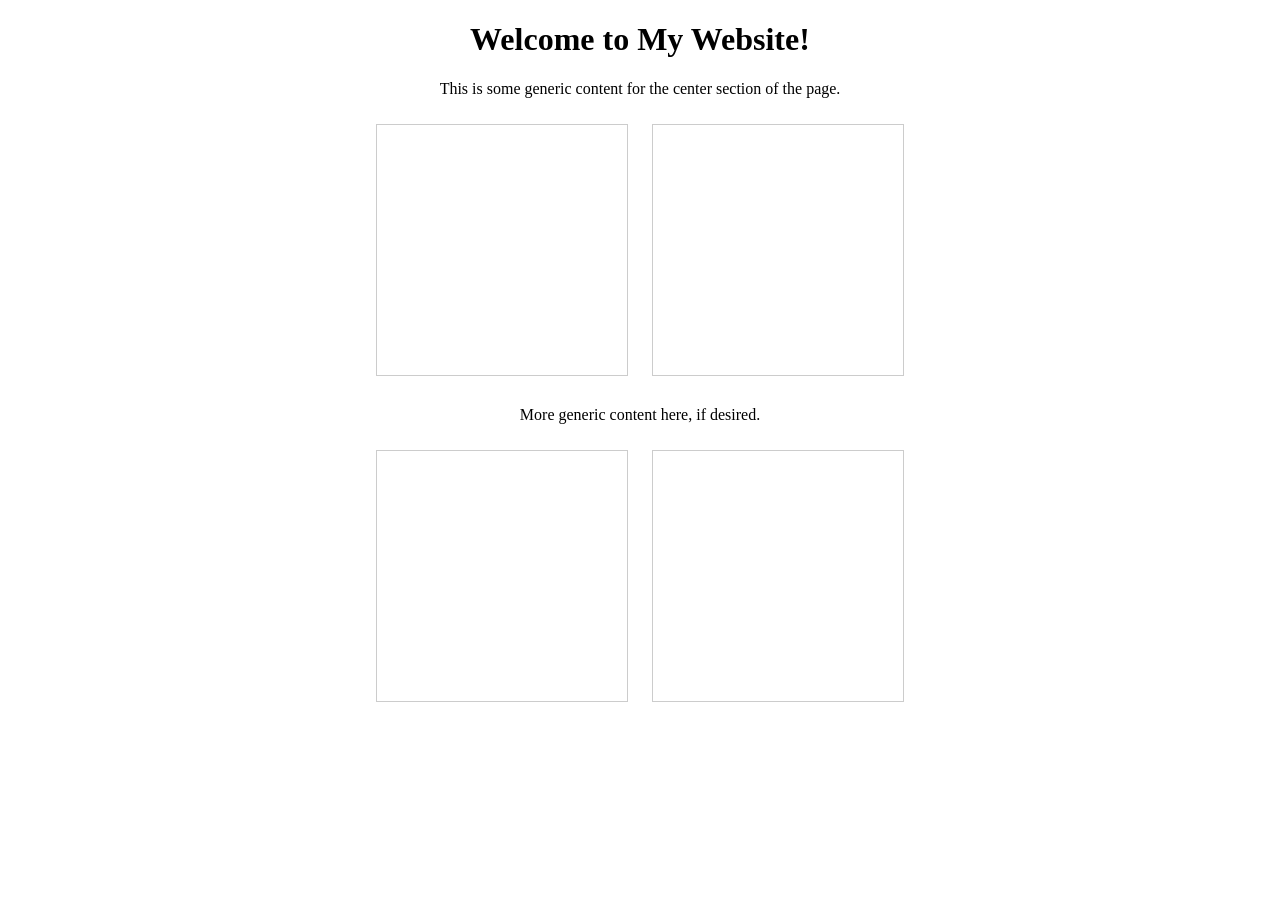
<file: pages/adtest.html>
<!DOCTYPE html>
<html>
<head>
	<title>My Website with Ad Slots</title>
	<meta charset="utf-8">
	<meta name="viewport" content="width=device-width, initial-scale=1">
	<style>
		/* CSS to style the ad slots */
		.ad-slot {
			height: 250px;
			width: 250px;
			border: 1px solid #ccc;
			margin: 10px;
			display: inline-block;
		}
	</style>
</head>
<body>
	<div style="text-align:center;">
		<h1>Welcome to My Website!</h1>
		<p>This is some generic content for the center section of the page.</p>
	</div>
	<div style="text-align:center;">
		<div class="ad-slot">
			<!-- First ad slot goes here -->
		</div>
		<div class="ad-slot">
			<!-- Second ad slot goes here -->
		</div>
	</div>
	<div style="text-align:center;">
		<p>More generic content here, if desired.</p>
	</div>
	<div style="text-align:center;">
		<div class="ad-slot">
			<!-- Third ad slot goes here -->
		</div>
		<div class="ad-slot">
			<!-- Fourth ad slot goes here -->
		</div>
	</div>
</body>
</html>
</file>
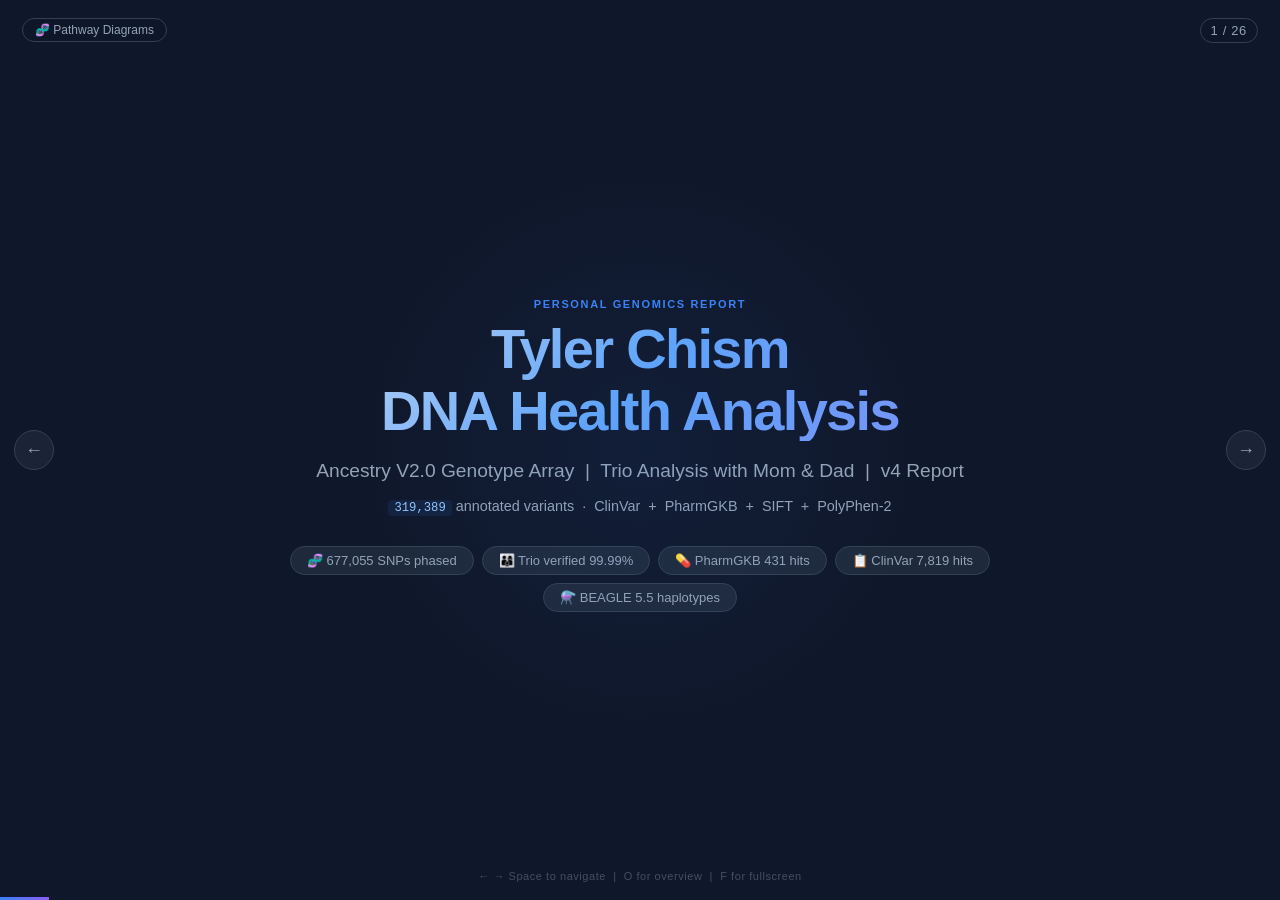
<file: pages/dna-analysis.html>
<!DOCTYPE html>
<html lang="en">
<head>
<meta charset="UTF-8">
<meta name="viewport" content="width=device-width, initial-scale=1.0, viewport-fit=cover">
<title>Tyler Chism — Personal DNA Health Analysis</title>
<style>
  /* ===== RESET & BASE ===== */
  *, *::before, *::after { box-sizing: border-box; margin: 0; padding: 0; }

  :root {
    --bg:        #0f172a;
    --card:      #1e293b;
    --card2:     #273548;
    --border:    #334155;
    --text:      #e2e8f0;
    --muted:     #94a3b8;
    --red:       #ef4444;
    --red-dim:   rgba(239,68,68,0.15);
    --orange:    #f97316;
    --orange-dim:rgba(249,115,22,0.15);
    --yellow:    #eab308;
    --yellow-dim:rgba(234,179,8,0.15);
    --green:     #22c55e;
    --green-dim: rgba(34,197,94,0.15);
    --blue:      #3b82f6;
    --blue-dim:  rgba(59,130,246,0.15);
    --mono: "Courier New", Courier, "Lucida Console", monospace;
    --sans: -apple-system, BlinkMacSystemFont, "Segoe UI", Roboto, "Helvetica Neue", Arial, sans-serif;
  }

  html, body {
    width: 100%; height: 100%;
    background: var(--bg);
    color: var(--text);
    font-family: var(--sans);
    overflow: hidden;
    user-select: none;
  }

  /* ===== PROGRESS BAR ===== */
  #progress-bar {
    position: fixed; bottom: 0; left: 0;
    height: 3px;
    background: linear-gradient(90deg, var(--blue), #8b5cf6);
    transition: width 0.4s cubic-bezier(.4,0,.2,1);
    z-index: 100;
  }

  /* ===== SLIDE COUNTER ===== */
  #slide-counter {
    position: fixed; top: max(18px, env(safe-area-inset-top, 0px)); right: 22px;
    font-size: 13px; color: var(--muted);
    font-variant-numeric: tabular-nums;
    letter-spacing: .05em;
    z-index: 100;
    background: rgba(15,23,42,0.7);
    padding: 4px 10px;
    border-radius: 20px;
    border: 1px solid var(--border);
    backdrop-filter: blur(6px);
  }

  /* ===== NAV ARROWS ===== */
  .nav-btn {
    position: fixed; top: 50%; transform: translateY(-50%);
    background: rgba(30,41,59,0.8);
    border: 1px solid var(--border);
    color: var(--muted);
    width: 40px; height: 40px;
    border-radius: 50%;
    cursor: pointer;
    font-size: 18px;
    display: flex; align-items: center; justify-content: center;
    z-index: 100;
    transition: all .2s;
    backdrop-filter: blur(4px);
  }
  .nav-btn:hover { background: var(--card2); color: var(--text); border-color: var(--blue); }
  #nav-prev { left: 14px; }
  #nav-next { right: 14px; }

  /* ===== SLIDE DECK ===== */
  #deck {
    width: 100%; height: 100%;
    position: relative;
  }

  .slide {
    position: absolute; inset: 0;
    display: flex; align-items: flex-start; justify-content: center;
    padding: 60px 70px 50px;
    opacity: 0;
    pointer-events: none;
    transition: opacity 0.45s cubic-bezier(.4,0,.2,1), transform 0.45s cubic-bezier(.4,0,.2,1);
    transform: translateX(30px);
    overflow-y: auto;
    overflow-x: hidden;
  }
  .slide.active {
    opacity: 1;
    pointer-events: auto;
    transform: translateX(0);
  }
  .slide.exit-left {
    opacity: 0;
    transform: translateX(-30px);
  }

  .slide-inner {
    width: 100%; max-width: 900px;
    margin: auto;
  }

  /* ===== TYPOGRAPHY ===== */
  .slide-title {
    font-size: clamp(1.5rem, 3.5vw, 2.4rem);
    font-weight: 700;
    letter-spacing: -.02em;
    line-height: 1.2;
    margin-bottom: 6px;
    background: linear-gradient(135deg, #e2e8f0 0%, #94a3b8 100%);
    -webkit-background-clip: text;
    -webkit-text-fill-color: transparent;
    background-clip: text;
  }
  .slide-subtitle {
    font-size: clamp(.85rem, 1.8vw, 1.05rem);
    color: var(--muted);
    margin-bottom: 28px;
    line-height: 1.5;
  }
  .slide-eyebrow {
    font-size: 11px;
    text-transform: uppercase;
    letter-spacing: .15em;
    color: var(--blue);
    font-weight: 600;
    margin-bottom: 8px;
  }

  h3 { font-size: 1.1rem; font-weight: 600; color: var(--text); margin-bottom: 10px; }

  /* ===== DIVIDER ===== */
  .divider {
    height: 1px;
    background: linear-gradient(90deg, var(--blue) 0%, transparent 100%);
    margin-bottom: 24px;
    opacity: .5;
  }

  /* ===== BADGES ===== */
  .badge {
    display: inline-flex; align-items: center; gap: 5px;
    padding: 3px 10px; border-radius: 20px;
    font-size: 11px; font-weight: 700;
    text-transform: uppercase; letter-spacing: .07em;
    white-space: nowrap;
  }
  .badge-red    { background: var(--red-dim);    color: var(--red);    border: 1px solid rgba(239,68,68,.3); }
  .badge-orange { background: var(--orange-dim); color: var(--orange); border: 1px solid rgba(249,115,22,.3); }
  .badge-yellow { background: var(--yellow-dim); color: var(--yellow); border: 1px solid rgba(234,179,8,.3); }
  .badge-green  { background: var(--green-dim);  color: var(--green);  border: 1px solid rgba(34,197,94,.3); }
  .badge-blue   { background: var(--blue-dim);   color: var(--blue);   border: 1px solid rgba(59,130,246,.3); }

  /* ===== CARDS ===== */
  .card {
    background: var(--card);
    border: 1px solid var(--border);
    border-radius: 12px;
    padding: 18px 20px;
    margin-bottom: 12px;
  }
  .card-red    { border-left: 3px solid var(--red); }
  .card-orange { border-left: 3px solid var(--orange); }
  .card-yellow { border-left: 3px solid var(--yellow); }
  .card-green  { border-left: 3px solid var(--green); }
  .card-blue   { border-left: 3px solid var(--blue); }

  /* ===== TABLE ===== */
  table {
    width: 100%;
    border-collapse: collapse;
    font-size: clamp(.78rem, 1.4vw, .9rem);
  }
  thead th {
    text-align: left;
    padding: 10px 12px;
    font-size: 11px;
    text-transform: uppercase;
    letter-spacing: .1em;
    color: var(--muted);
    border-bottom: 1px solid var(--border);
    font-weight: 600;
  }
  tbody tr {
    border-bottom: 1px solid rgba(51,65,85,.5);
    transition: background .15s;
  }
  tbody tr:last-child { border-bottom: none; }
  tbody tr:hover { background: rgba(255,255,255,.025); }
  td {
    padding: 10px 12px;
    vertical-align: top;
    line-height: 1.4;
  }

  /* ===== GENE MONO ===== */
  .gene {
    font-family: var(--mono);
    font-size: .85em;
    color: #93c5fd;
    background: rgba(59,130,246,.1);
    padding: 1px 6px;
    border-radius: 4px;
    white-space: nowrap;
  }

  /* ===== GATE LIST ===== */
  .gate-list { list-style: none; }
  .gate-list li {
    display: flex; align-items: flex-start; gap: 12px;
    padding: 9px 14px;
    border-radius: 8px;
    margin-bottom: 6px;
    background: var(--card);
    border: 1px solid var(--border);
    font-size: clamp(.8rem, 1.5vw, .9rem);
  }
  .gate-num {
    min-width: 22px; height: 22px;
    background: var(--red);
    border-radius: 50%;
    display: flex; align-items: center; justify-content: center;
    font-size: 11px; font-weight: 700;
    color: #fff; flex-shrink: 0; margin-top: 1px;
  }
  .gate-num.ok { background: var(--green); }
  .gate-text { flex: 1; }
  .gate-text strong { color: var(--text); }
  .gate-text .gene-inline { font-family: var(--mono); font-size: .82em; color: #93c5fd; }

  /* ===== GATE ACCORDION ===== */
  details.gate-expand { margin-top: 5px; }
  details.gate-expand summary {
    font-size: .76rem;
    color: var(--blue);
    cursor: pointer;
    list-style: none;
    padding: 2px 0;
    display: inline-flex;
    align-items: center;
    gap: 5px;
    user-select: none;
  }
  details.gate-expand summary::-webkit-details-marker { display: none; }
  details.gate-expand summary::before {
    content: '▶';
    font-size: .6rem;
    transition: transform .2s;
    display: inline-block;
    color: var(--blue);
  }
  details.gate-expand[open] summary::before { transform: rotate(90deg); }
  .gate-expand-body {
    margin-top: 7px;
    padding: 10px 12px;
    background: rgba(15,23,42,0.7);
    border-radius: 6px;
    border-left: 2px solid var(--blue);
    font-size: .79rem;
    line-height: 1.55;
    color: var(--muted);
  }
  .gate-expand-body .expand-section { margin-bottom: 7px; }
  .gate-expand-body .expand-section:last-child { margin-bottom: 0; }
  .gate-expand-body .expand-label {
    font-size: .7rem;
    text-transform: uppercase;
    letter-spacing: .09em;
    font-weight: 700;
    color: var(--text);
    margin-bottom: 2px;
  }

  /* ===== SUPPLEMENT LIST ===== */
  .supp-list { list-style: none; }
  .supp-list li {
    display: flex; align-items: flex-start; gap: 10px;
    padding: 8px 14px;
    border-radius: 8px;
    margin-bottom: 5px;
    background: var(--card);
    border: 1px solid var(--border);
    font-size: clamp(.8rem, 1.5vw, .88rem);
    line-height: 1.4;
  }
  .supp-icon { font-size: 1rem; min-width: 20px; text-align: center; margin-top: 1px; }

  /* ===== AVOID BOX ===== */
  .avoid-box {
    background: var(--red-dim);
    border: 1px solid rgba(239,68,68,.3);
    border-radius: 8px;
    padding: 12px 16px;
    margin-top: 12px;
    font-size: .88rem;
  }
  .avoid-box strong { color: var(--red); }

  /* ===== REACH BOX ===== */
  .reach-box {
    background: var(--green-dim);
    border: 1px solid rgba(34,197,94,.3);
    border-radius: 8px;
    padding: 12px 16px;
    margin-bottom: 10px;
    font-size: .88rem;
  }
  .reach-box strong { color: var(--green); }

  /* ===== CALLOUT ===== */
  .callout {
    background: var(--card2);
    border-left: 3px solid var(--blue);
    border-radius: 0 8px 8px 0;
    padding: 12px 16px;
    margin-top: 16px;
    font-size: .88rem;
    color: var(--muted);
    font-style: italic;
    line-height: 1.5;
  }
  .callout.red-callout { border-left-color: var(--red); color: #fca5a5; background: var(--red-dim); font-style: normal; }
  .callout.green-callout { border-left-color: var(--green); color: #86efac; background: var(--green-dim); font-style: normal; }

  /* ===== FOOTNOTE ===== */
  .footnote {
    font-size: .72rem;
    color: rgba(148,163,184,.5);
    line-height: 1.4;
    margin-top: 10px;
    font-style: italic;
  }

  /* ===== TITLE SLIDE ===== */
  .title-slide { text-align: center; }
  .title-hero {
    font-size: clamp(2rem, 5vw, 3.5rem);
    font-weight: 800;
    letter-spacing: -.03em;
    line-height: 1.1;
    background: linear-gradient(135deg, #e2e8f0 0%, #60a5fa 50%, #818cf8 100%);
    -webkit-background-clip: text;
    -webkit-text-fill-color: transparent;
    background-clip: text;
    margin-bottom: 16px;
  }
  .title-sub {
    font-size: clamp(.9rem, 2vw, 1.2rem);
    color: var(--muted);
    margin-bottom: 10px;
    line-height: 1.5;
  }
  .title-tags {
    display: flex; flex-wrap: wrap; gap: 8px;
    justify-content: center;
    margin-top: 28px;
  }
  .title-tag {
    background: var(--card);
    border: 1px solid var(--border);
    border-radius: 20px;
    padding: 6px 16px;
    font-size: 13px;
    color: var(--muted);
  }
  .dna-glow {
    position: absolute; top: 50%; left: 50%;
    transform: translate(-50%,-50%);
    width: 600px; height: 600px;
    background: radial-gradient(circle, rgba(59,130,246,.07) 0%, transparent 70%);
    pointer-events: none;
  }

  /* ===== STAT BOXES ===== */
  .stat-grid {
    display: grid;
    grid-template-columns: repeat(auto-fit, minmax(160px, 1fr));
    gap: 12px;
    margin-bottom: 20px;
  }
  .stat-box {
    background: var(--card);
    border: 1px solid var(--border);
    border-radius: 10px;
    padding: 16px;
    text-align: center;
  }
  .stat-num {
    font-size: clamp(1.3rem, 2.5vw, 1.8rem);
    font-weight: 700;
    color: var(--blue);
    font-variant-numeric: tabular-nums;
    font-family: var(--mono);
  }
  .stat-label {
    font-size: 11px;
    color: var(--muted);
    text-transform: uppercase;
    letter-spacing: .08em;
    margin-top: 4px;
  }

  /* ===== CHECK / X LIST ===== */
  .check-list { list-style: none; }
  .check-list li {
    padding: 7px 0;
    border-bottom: 1px solid rgba(51,65,85,.4);
    font-size: clamp(.8rem, 1.5vw, .9rem);
    display: flex; align-items: flex-start; gap: 10px;
    line-height: 1.4;
  }
  .check-list li:last-child { border-bottom: none; }
  .check-icon { min-width: 20px; text-align: center; }

  /* ===== TWO-COL ===== */
  .two-col {
    display: grid;
    grid-template-columns: 1fr 1fr;
    gap: 16px;
  }
  @media (max-width: 680px) {
    .two-col { grid-template-columns: 1fr; }
    .slide {
      padding: calc(48px + env(safe-area-inset-top, 0px)) 18px calc(48px + env(safe-area-inset-bottom, 0px));
      align-items: flex-start;
    }
    .slide-inner { margin: 0 auto; }
    .nav-btn { display: none; }
    #overview { padding: calc(24px + env(safe-area-inset-top, 0px)) 16px 24px; }
  }

  /* ===== SECTION HEADER ===== */
  .section-header {
    display: flex; align-items: center; gap: 12px;
    margin-bottom: 16px;
  }
  .section-header .badge { flex-shrink: 0; }

  /* ===== ACTION LIST ===== */
  .action-block {
    background: var(--card);
    border: 1px solid var(--border);
    border-radius: 10px;
    padding: 16px 18px;
    margin-bottom: 12px;
  }
  .action-block h4 {
    font-size: .8rem;
    text-transform: uppercase;
    letter-spacing: .1em;
    color: var(--muted);
    margin-bottom: 10px;
    font-weight: 600;
  }
  .action-block ol, .action-block ul {
    padding-left: 20px;
    font-size: clamp(.8rem, 1.5vw, .9rem);
    line-height: 1.8;
  }
  .action-block ol li::marker { color: var(--blue); font-weight: 700; }
  .action-block ul { list-style: none; padding-left: 0; }
  .action-block ul li { padding: 3px 0; }

  /* ===== OVERVIEW GRID ===== */
  #overview {
    display: none;
    position: fixed; inset: 0;
    background: var(--bg);
    z-index: 200;
    overflow-y: auto;
    padding: 40px 30px;
  }
  #overview.active { display: block; }
  #overview h2 {
    font-size: 1.1rem;
    color: var(--muted);
    margin-bottom: 24px;
    letter-spacing: .05em;
    text-transform: uppercase;
    font-size: 12px;
  }
  .overview-grid {
    display: grid;
    grid-template-columns: repeat(auto-fill, minmax(200px, 1fr));
    gap: 12px;
  }
  .overview-thumb {
    background: var(--card);
    border: 1px solid var(--border);
    border-radius: 8px;
    padding: 14px;
    cursor: pointer;
    transition: all .2s;
    position: relative;
  }
  .overview-thumb:hover, .overview-thumb.active-thumb {
    border-color: var(--blue);
    background: var(--card2);
  }
  .overview-thumb .thumb-num {
    font-size: 10px;
    color: var(--blue);
    font-weight: 700;
    margin-bottom: 6px;
    font-family: var(--mono);
  }
  .overview-thumb .thumb-title {
    font-size: 12px;
    color: var(--text);
    font-weight: 600;
    line-height: 1.3;
  }
  .overview-thumb .thumb-sub {
    font-size: 11px;
    color: var(--muted);
    margin-top: 4px;
    line-height: 1.3;
  }
  #overview-close {
    position: fixed; top: 20px; right: 20px;
    background: var(--card);
    border: 1px solid var(--border);
    color: var(--muted);
    padding: 8px 16px;
    border-radius: 8px;
    cursor: pointer;
    font-size: 13px;
    z-index: 201;
    transition: all .2s;
  }
  #overview-close:hover { border-color: var(--blue); color: var(--text); }

  /* ===== KEYBOARD HINT ===== */
  #kb-hint {
    position: fixed; bottom: 18px; left: 50%;
    transform: translateX(-50%);
    font-size: 11px;
    color: rgba(148,163,184,.4);
    letter-spacing: .05em;
    z-index: 100;
    pointer-events: none;
    transition: opacity 1s;
  }

  /* ===== SCROLLBAR ===== */
  .slide::-webkit-scrollbar { width: 4px; }
  .slide::-webkit-scrollbar-track { background: transparent; }
  .slide::-webkit-scrollbar-thumb { background: var(--border); border-radius: 2px; }

  /* ===== ACCENT LINE ===== */
  .accent-line {
    height: 2px;
    background: linear-gradient(90deg, var(--blue) 0%, #8b5cf6 50%, transparent 100%);
    border-radius: 2px;
    margin-bottom: 20px;
  }

  /* Inline emphasis colors */
  .c-red    { color: var(--red); }
  .c-orange { color: var(--orange); }
  .c-yellow { color: var(--yellow); }
  .c-green  { color: var(--green); }
  .c-blue   { color: var(--blue); }
  .c-muted  { color: var(--muted); }
  .fw7 { font-weight: 700; }

  /* Wide table helper */
  .table-wrap { overflow-x: auto; }

  /* Appendix eyebrow */
  .slide-eyebrow.appendix { color: var(--muted); }
</style>
</head>
<body>

<!-- Progress Bar -->
<div id="progress-bar"></div>

<!-- Slide Counter -->
<div id="slide-counter">1 / 18</div>

<!-- Pathways Link -->
<a href="dna-pathways.html" style="position:fixed;top:max(18px,env(safe-area-inset-top,0px));left:22px;font-size:12px;color:#94a3b8;z-index:100;background:rgba(15,23,42,0.7);padding:4px 12px;border-radius:20px;border:1px solid #334155;backdrop-filter:blur(6px);text-decoration:none;transition:color .2s;" onmouseover="this.style.color='#e2e8f0'" onmouseout="this.style.color='#94a3b8'">🧬 Pathway Diagrams</a>

<!-- Nav Buttons -->
<button class="nav-btn" id="nav-prev" aria-label="Previous">&#8592;</button>
<button class="nav-btn" id="nav-next" aria-label="Next">&#8594;</button>

<!-- Keyboard Hint -->
<div id="kb-hint">← → Space to navigate &nbsp;|&nbsp; O for overview &nbsp;|&nbsp; F for fullscreen</div>

<!-- ============================= OVERVIEW ============================= -->
<div id="overview">
  <button id="overview-close">✕ Close Overview</button>
  <h2>All Slides — Click to Jump</h2>
  <div class="overview-grid" id="overview-grid"></div>
</div>

<!-- ============================= DECK ============================= -->
<div id="deck">

  <!-- SLIDE 1: Title -->
  <div class="slide active" data-title="Title" data-sub="DNA Health Analysis">
    <div class="dna-glow"></div>
    <div class="slide-inner title-slide">
      <div class="slide-eyebrow">Personal Genomics Report</div>
      <div class="title-hero">Tyler Chism<br>DNA Health Analysis</div>
      <div class="title-sub">
        Ancestry V2.0 Genotype Array &nbsp;|&nbsp; Trio Analysis with Mom &amp; Dad &nbsp;|&nbsp; v4 Report
      </div>
      <div class="title-sub" style="margin-top:4px; font-size:.9rem;">
        <span class="gene">319,389</span> annotated variants &nbsp;&middot;&nbsp;
        ClinVar &nbsp;+&nbsp; PharmGKB &nbsp;+&nbsp; SIFT &nbsp;+&nbsp; PolyPhen-2
      </div>
      <div class="title-tags">
        <span class="title-tag">🧬 677,055 SNPs phased</span>
        <span class="title-tag">👨‍👩‍👦 Trio verified 99.99%</span>
        <span class="title-tag">💊 PharmGKB 431 hits</span>
        <span class="title-tag">📋 ClinVar 7,819 hits</span>
        <span class="title-tag">⚗️ BEAGLE 5.5 haplotypes</span>
      </div>
    </div>
  </div>

  <!-- SLIDE 2: Big Picture -->
  <div class="slide" data-title="The Big Picture" data-sub="Top Priority Findings">
    <div class="slide-inner">
      <div class="slide-eyebrow">Executive Summary</div>
      <div class="slide-title">The Big Picture</div>
      <div class="slide-subtitle">Top priority findings across the full report</div>
      <div class="divider"></div>
      <div class="table-wrap">
        <table>
          <thead>
            <tr>
              <th>Priority</th>
              <th>Finding</th>
              <th>Zygosity</th>
            </tr>
          </thead>
          <tbody>
            <tr>
              <td><span class="badge badge-red">🔴 HIGH</span></td>
              <td><span class="gene">MTHFR</span> C677T — ~70% enzyme reduction</td>
              <td><span class="c-red fw7">Homozygous</span></td>
            </tr>
            <tr>
              <td><span class="badge badge-red">🔴 HIGH</span></td>
              <td><span class="gene">MTRR</span> Ile22Met — B12 regeneration impaired</td>
              <td><span class="c-red fw7">Homozygous</span></td>
            </tr>
            <tr>
              <td><span class="badge badge-red">🔴 HIGH</span></td>
              <td><span class="gene">ATG16L1</span> double-hom — cellular cleanup severely impaired</td>
              <td><span class="c-red fw7">Both copies, both variants</span></td>
            </tr>
            <tr>
              <td><span class="badge badge-orange">🟠 MOD-HIGH</span></td>
              <td><span class="gene">DPYD</span> — Fluorouracil chemotherapy toxicity risk</td>
              <td><span class="c-orange fw7">Heterozygous</span></td>
            </tr>
            <tr>
              <td><span class="badge badge-orange">🟠 MOD-HIGH</span></td>
              <td><span class="gene">VKORC1</span> + <span class="gene">CYP4F2</span> — warfarin unusual sensitivity</td>
              <td><span class="c-red fw7">Both Hom</span></td>
            </tr>
            <tr>
              <td><span class="badge badge-orange">🟠 MOD-HIGH</span></td>
              <td><span class="gene">CYP2C19</span> gain-of-function — clopidogrel bleeding risk</td>
              <td><span class="c-orange fw7">Heterozygous</span></td>
            </tr>
            <tr>
              <td><span class="badge badge-yellow">🟡 MOD</span></td>
              <td><span class="gene">BHMT</span> Arg239Gln — backup methylation impaired</td>
              <td><span class="c-orange fw7">Homozygous</span></td>
            </tr>
            <tr>
              <td><span class="badge badge-yellow">🟡 MOD</span></td>
              <td><span class="gene">PNPLA3</span> — NAFLD risk factor</td>
              <td><span class="c-orange fw7">Heterozygous</span></td>
            </tr>
            <tr>
              <td><span class="badge badge-green">🟢 GOOD</span></td>
              <td><span class="gene">LRP5</span> Worth disease — high bone density (gain-of-function)</td>
              <td><span class="c-green fw7">Homozygous</span></td>
            </tr>
            <tr>
              <td><span class="badge badge-green">🟢 CLEAR</span></td>
              <td><span class="gene">BRCA1/2</span>, <span class="gene">PALB2</span>, <span class="gene">ATM</span>, <span class="gene">CHEK2</span> — hereditary cancer genes clear</td>
              <td><span class="c-green fw7">—</span></td>
            </tr>
          </tbody>
        </table>
      </div>
    </div>
  </div>

  <!-- SLIDE 3: Data Quality -->
  <div class="slide" data-title="Data Quality" data-sub="Platform & Annotation Stack">
    <div class="slide-inner">
      <div class="slide-eyebrow">Technical Foundation</div>
      <div class="slide-title">Data Quality</div>
      <div class="slide-subtitle">Platform, trio validation, and annotation pipeline</div>
      <div class="divider"></div>
      <div class="stat-grid">
        <div class="stat-box">
          <div class="stat-num">~700K</div>
          <div class="stat-label">SNPs on array</div>
        </div>
        <div class="stat-box">
          <div class="stat-num">99.99%</div>
          <div class="stat-label">Mendelian consistency</div>
        </div>
        <div class="stat-box">
          <div class="stat-num">7,819</div>
          <div class="stat-label">ClinVar hits</div>
        </div>
        <div class="stat-box">
          <div class="stat-num">431</div>
          <div class="stat-label">PharmGKB hits</div>
        </div>
      </div>
      <div class="card card-blue">
        <h3>Platform</h3>
        <ul class="check-list">
          <li><span class="check-icon">🔬</span>Ancestry V2.0 array (~700,000 SNPs, genome build hg19)</li>
          <li><span class="check-icon">👨‍👩‍👦</span>Trio analysis: Tyler + Mom + Dad — full Mendelian phasing</li>
          <li><span class="check-icon">✅</span>Mendelian consistency: <span class="gene">677,006 / 677,055</span> SNPs (99.99%)</li>
          <li><span class="check-icon">🔗</span>Phasing: BEAGLE 5.5 — haplotypes fully resolved</li>
        </ul>
      </div>
      <div class="card card-blue">
        <h3>Annotation Stack</h3>
        <ul class="check-list">
          <li><span class="check-icon c-red">●</span>ClinVar — <span class="gene">7,819</span> variant hits</li>
          <li><span class="check-icon c-blue">●</span>PharmGKB — <span class="gene">431</span> drug-gene hits</li>
          <li><span class="check-icon c-yellow">●</span>SIFT — <span class="gene">565</span> deleterious calls</li>
          <li><span class="check-icon c-orange">●</span>PolyPhen-2 — <span class="gene">7</span> priority damaging variants</li>
          <li><span class="check-icon c-green">●</span>Sister panel: GX Sciences Pro7 (Christine Dale, Nov 2022) — filled critical array gaps</li>
        </ul>
      </div>
    </div>
  </div>

  <!-- SLIDE 4: Methylation 7-Gate -->
  <div class="slide" data-title="Methylation System" data-sub="7-Gate Impairment">
    <div class="slide-inner">
      <div class="slide-eyebrow">Folate / B12 Pathway</div>
      <div class="slide-title">The Methylation Cascade</div>
      <div class="slide-subtitle">Impaired at Every Gate — tap any item to understand what's breaking and why it matters</div>
      <div class="divider"></div>
      <ul class="gate-list">

        <li>
          <div class="gate-num">1</div>
          <div class="gate-text">
            <strong>Folate gets in slowly</strong> — <span class="gene-inline">SLC19A1/RFC1</span> transporter (likely hom)
            <details class="gate-expand">
              <summary>What's happening &amp; what it means</summary>
              <div class="gate-expand-body">
                <div class="expand-section">
                  <div class="expand-label">What's breaking</div>
                  The protein that ferries folate from food across your gut wall into your bloodstream works at reduced capacity. Folate still gets in — just at a lower rate per serving.
                </div>
                <div class="expand-section">
                  <div class="expand-label">Dietary lever</div>
                  Prioritize high-folate foods: liver, dark leafy greens (raw — cooking destroys folate), avocado. Eating more of these foods still helps because you're making up for throughput, not a total block.
                </div>
                <div class="expand-section">
                  <div class="expand-label">Health implication</div>
                  Lower folate input means less raw material entering the whole downstream cascade. Every gate after this is already working from a deficit starting point.
                </div>
              </div>
            </details>
          </div>
        </li>

        <li>
          <div class="gate-num">2</div>
          <div class="gate-text">
            <strong>Folate gets trapped</strong> — <span class="gene-inline">MTHFS</span> (likely hom)
            <details class="gate-expand">
              <summary>What's happening &amp; what it means</summary>
              <div class="gate-expand-body">
                <div class="expand-section">
                  <div class="expand-label">What's breaking</div>
                  Folate in your body exists in several forms. One form (5-formyl-THF) is like folate that's been put in a locked box — it can't be used for methylation until an enzyme unlocks it. Your MTHFS variant means that enzyme works poorly, so folate piles up in the locked box, unusable.
                </div>
                <div class="expand-section">
                  <div class="expand-label">Dietary lever</div>
                  Eating more folate doesn't fix this — you'd just accumulate more trapped folate. The only workaround is folinic acid (a specific supplement form) which enters the pathway downstream of this lock.
                </div>
                <div class="expand-section">
                  <div class="expand-label">Health implication</div>
                  Paradoxically, high folate intake without the right supplement can make this worse — the trapped form competes with usable forms at receptor sites. This is part of why synthetic folic acid (in fortified foods) is a problem for your genetics specifically.
                </div>
              </div>
            </details>
          </div>
        </li>

        <li>
          <div class="gate-num">3</div>
          <div class="gate-text">
            <strong>Mitochondria can't run their folate loop</strong> — <span class="gene-inline">MTHFD1</span> (likely hom)
            <details class="gate-expand">
              <summary>What's happening &amp; what it means</summary>
              <div class="gate-expand-body">
                <div class="expand-section">
                  <div class="expand-label">What's breaking</div>
                  Your mitochondria run their own separate folate cycle to build DNA building blocks (purines) and to transfer carbon units for energy production. MTHFD1 runs that cycle. When it's impaired, mitochondria can't make enough of their own raw materials.
                </div>
                <div class="expand-section">
                  <div class="expand-label">Dietary lever</div>
                  Serine-rich foods (meat, eggs, dairy) feed alternative carbon-transfer paths. This is one reason a protein-forward diet makes intuitive sense for your genetics — you're compensating for reduced mitochondrial self-sufficiency.
                </div>
                <div class="expand-section">
                  <div class="expand-label">Health implication</div>
                  This one hits energy directly, not just methylation. Impaired MTHFD1 means your mitochondria are running a constrained operation even before we get to the Complex I issues covered in slide 7. Fatigue that doesn't resolve with rest is one downstream signal.
                </div>
              </div>
            </details>
          </div>
        </li>

        <li>
          <div class="gate-num">4</div>
          <div class="gate-text">
            <strong>Core methylation enzyme at ~30% capacity</strong> — <span class="gene-inline">MTHFR C677T</span> <span class="badge badge-red" style="font-size:9px;">CONFIRMED HOM</span>
            <details class="gate-expand">
              <summary>What's happening &amp; what it means</summary>
              <div class="gate-expand-body">
                <div class="expand-section">
                  <div class="expand-label">What's breaking</div>
                  MTHFR converts folate into its active methylating form (5-MTHF). This is the central conversion step the whole system depends on. Being homozygous for C677T means the enzyme works at roughly 30% of normal activity. This is confirmed at maximum confidence by both SIFT and PolyPhen-2.
                </div>
                <div class="expand-section">
                  <div class="expand-label">Dietary lever</div>
                  Riboflavin (B2) is MTHFR's required cofactor — without enough B2, even the 30% that remains can't run efficiently. Liver, dairy, eggs, and almonds are B2-rich. This is also why B2 supplementation (25–50 mg) has outsized benefit for C677T carriers specifically. Natural folate from food is still valuable; synthetic folic acid is counterproductive (see slide 6).
                </div>
                <div class="expand-section">
                  <div class="expand-label">Health implication</div>
                  Everything methylation-dependent gets throttled here: SAM production, homocysteine clearance, DNA methylation patterns, neurotransmitter synthesis. Elevated homocysteine is the most testable downstream marker — testing this number is the most important lab you can order.
                </div>
              </div>
            </details>
          </div>
        </li>

        <li>
          <div class="gate-num">5</div>
          <div class="gate-text">
            <strong>Less B12 extracted from food</strong> — <span class="gene-inline">GIF</span> (likely het)
            <details class="gate-expand">
              <summary>What's happening &amp; what it means</summary>
              <div class="gate-expand-body">
                <div class="expand-section">
                  <div class="expand-label">What's breaking</div>
                  Intrinsic factor (GIF) is a protein your stomach secretes that grabs B12 from food and escorts it to the absorption site in your small intestine. Reduced intrinsic factor = less B12 extracted per meal, even if you eat B12-rich foods.
                </div>
                <div class="expand-section">
                  <div class="expand-label">Dietary lever</div>
                  Beef liver, oysters, clams, and sardines are extremely B12-dense — eating these regularly still helps because you're compensating for absorption efficiency with volume. Rare/less-cooked preparations preserve B12 better than well-done. High-dose sublingual B12 bypasses this entirely (absorbed directly through mouth tissue, no stomach acid or intrinsic factor needed).
                </div>
                <div class="expand-section">
                  <div class="expand-label">Health implication</div>
                  A B12 blood test can look "normal" while functional deficiency exists at the cell level — because most B12 tests measure total B12, not active B12 in use. Elevated MMA (methylmalonic acid) is a better functional marker.
                </div>
              </div>
            </details>
          </div>
        </li>

        <li>
          <div class="gate-num">6</div>
          <div class="gate-text">
            <strong>B12 delivery to cells impaired</strong> — <span class="gene-inline">TCN2</span> (het confirmed)
            <details class="gate-expand">
              <summary>What's happening &amp; what it means</summary>
              <div class="gate-expand-body">
                <div class="expand-section">
                  <div class="expand-label">What's breaking</div>
                  Transcobalamin II is a transport protein that carries B12 through the bloodstream to your cells. Even the B12 you do absorb doesn't deliver as efficiently. Think of it as a reduced fleet of B12 taxis — some passengers (B12) are left waiting.
                </div>
                <div class="expand-section">
                  <div class="expand-label">Dietary lever</div>
                  No strong dietary workaround for transport — you compensate by keeping B12 levels higher so even reduced transport capacity is carrying adequate load. This is another reason sublingual methylcobalamin at therapeutic doses (not RDA levels) makes sense.
                </div>
                <div class="expand-section">
                  <div class="expand-label">Health implication</div>
                  This stacks on top of Gate 5. Two independent impairments on the B12 supply chain before you even get to Gate 7, which handles recycling.
                </div>
              </div>
            </details>
          </div>
        </li>

        <li>
          <div class="gate-num">7</div>
          <div class="gate-text">
            <strong>B12 gets used up and can't be recycled</strong> — <span class="gene-inline">MTRR Ile22Met</span> <span class="badge badge-red" style="font-size:9px;">CONFIRMED HOM</span>
            <details class="gate-expand">
              <summary>What's happening &amp; what it means</summary>
              <div class="gate-expand-body">
                <div class="expand-section">
                  <div class="expand-label">What's breaking</div>
                  MTRR regenerates active B12 from its spent form. Every time B12 donates a methyl group, it ends up oxidized and unusable until MTRR recharges it. Your homozygous MTRR variant means this recharging barely works — so B12 drains rapidly even if your levels look adequate. SIFT score of 0.000 means all three major predictive algorithms rate this at maximum deleteriousness.
                </div>
                <div class="expand-section">
                  <div class="expand-label">Dietary lever</div>
                  No food fixes poor recycling directly. The only approach is to constantly replenish active B12 faster than it drains — hence the need for sublingual methylcobalamin supplementation, not just dietary B12. Keeping total B12 high in the system gives MTRR enough substrate to work with even at reduced efficiency.
                </div>
                <div class="expand-section">
                  <div class="expand-label">Health implication</div>
                  This is the hardest gate to compensate for through diet alone, and it compounds with Gates 5 and 6. Together, these three B12 gates mean functional B12 deficiency is the default state without active intervention, regardless of how much B12-rich food you eat.
                </div>
              </div>
            </details>
          </div>
        </li>

      </ul>
      <div class="card card-orange" style="margin-top:10px;">
        <div style="display:flex; align-items:center; gap:10px;">
          <span style="font-size:1.1rem;">🔄</span>
          <div><strong>Backup pathway also impaired:</strong> <span class="gene">BHMT</span> Arg239Gln (hom) — a separate route that bypasses the main cascade is also reduced</div>
        </div>
      </div>
      <div class="callout red-callout" style="margin-top:10px;">
        This is not a single variant issue. Impairment exists at every major gate in the folate/B12 methylation pathway.
      </div>
    </div>
  </div>

  <!-- SLIDE 5: Methylation Consequences -->
  <div class="slide" data-title="What Low Methylation Does" data-sub="Downstream of the Cascade">
    <div class="slide-inner">
      <div class="slide-eyebrow">Biochemical Cascade</div>
      <div class="slide-title">What Happens When the Factory Runs Low</div>
      <div class="slide-subtitle">SAM is the product of that broken pipeline — and it runs everything below</div>
      <div class="divider"></div>

      <div class="callout" style="margin-bottom:20px; font-style:normal; color:var(--text);">
        <strong style="color:var(--blue);">How this follows from slide 4:</strong> Every gate we just saw feeds into producing SAM (S-adenosylmethionine) — the body's universal methyl donor. SAM is like a molecular postal service that delivers "methyl groups" to hundreds of targets. When the factory (slide 4) is broken at every stage, the postal service runs chronically understaffed. This slide shows what stops getting delivered.
      </div>

      <div class="two-col">
        <div>
          <div class="card card-blue">
            <h3 style="color:var(--blue);">SAM Needs to Reach...</h3>
            <ul class="check-list">
              <li><span class="check-icon">🧬</span><strong>DNA methylation</strong> — controls which genes get turned on or off. Low SAM = dysregulated gene expression.</li>
              <li><span class="check-icon">🧠</span><strong>Neurotransmitters</strong> — dopamine and serotonin synthesis both require methylation steps. Low SAM = neurotransmitter bottleneck.</li>
              <li><span class="check-icon">🔬</span><strong>Brain membranes</strong> — phospholipid synthesis for neuronal membrane health</li>
              <li><span class="check-icon">🧹</span><strong>Detoxification</strong> — methylation deactivates estrogens, histamine, environmental toxins</li>
              <li><span class="check-icon">⚡</span><strong>Mitochondrial membranes</strong> — membrane biogenesis requires methylation</li>
              <li><span class="check-icon">💊</span><strong>CoQ10 synthesis</strong> — a methylation step is required to make CoQ10, your primary mitochondrial antioxidant/electron carrier</li>
            </ul>
          </div>
        </div>
        <div>
          <div class="card card-red">
            <h3 style="color:var(--red);">What to Watch For</h3>
            <ul class="check-list">
              <li><span class="check-icon">🔴</span><strong>Elevated homocysteine</strong> — the most direct measurable signal of low SAM. Target &lt; 7 µmol/L. Get this tested.</li>
              <li><span class="check-icon">🔴</span>Brain fog and mood instability — especially under stress when methylation demand spikes</li>
              <li><span class="check-icon">🔴</span>Poor toxin and estrogen clearance — sluggish detox, hormonal sensitivity</li>
              <li><span class="check-icon">🔴</span>Impaired DNA repair — the signaling that coordinates cellular repair is methylation-dependent</li>
            </ul>
          </div>
          <div class="card card-yellow" style="margin-top:0;">
            <h3 style="color:var(--yellow); font-size:.95rem;">The COMT Compounding Effect</h3>
            <p style="font-size:.85rem; color:var(--muted); line-height:1.5;">COMT (your stress-dopamine clearance enzyme) requires SAM to work. Low SAM means COMT runs slower regardless of your genotype — so stress hits harder and takes longer to metabolically clear. You may feel stress disproportionately relative to the situation.</p>
          </div>
        </div>
      </div>
      <div class="callout">
        "The downstream consequence is chronically suboptimal SAM, elevated homocysteine, and impaired methylation of DNA, proteins, neurotransmitters, and mitochondrial membranes."
      </div>
    </div>
  </div>

  <!-- SLIDE 6: Methylation Protocol — Diet First -->
  <div class="slide" data-title="The Methylation Protocol" data-sub="Food First, Then Supplements">
    <div class="slide-inner">
      <div class="slide-eyebrow">Actionable Protocol</div>
      <div class="slide-title">The Methylation Protocol</div>
      <div class="slide-subtitle">Food first — then targeted supplements for what diet alone can't fix</div>
      <div class="divider"></div>

      <div class="two-col">
        <div>
          <div class="reach-box">
            <strong>🥩 Foods to Reach For</strong><br>
            <ul style="margin-top:6px; padding-left:16px; font-size:.83rem; line-height:1.8; color:var(--text);">
              <li><strong>Beef liver</strong> — highest folate + B12 + B2 in any food</li>
              <li><strong>Eggs</strong> — choline (reduces SAM drain), B12, B2</li>
              <li><strong>Oysters &amp; clams</strong> — very high B12</li>
              <li><strong>Beef &amp; lamb</strong> — B12, B6, natural folate</li>
              <li><strong>Beets, spinach</strong> — betaine (feeds BHMT backup route)</li>
              <li><strong>Dark leafy greens (raw)</strong> — natural folate; cooking destroys most of it</li>
              <li><strong>Whole dairy, sardines</strong> — riboflavin B2</li>
            </ul>
          </div>
          <div class="avoid-box">
            <strong>🚫 Foods to Limit or Avoid</strong><br>
            <ul style="margin-top:6px; padding-left:16px; font-size:.83rem; line-height:1.8; color:var(--text);">
              <li><strong>Fortified breakfast cereals</strong> — loaded with synthetic folic acid (UMFA)</li>
              <li><strong>Commercial bread, pasta, flour</strong> — legally required to be fortified with folic acid in the US</li>
              <li><strong>Energy drinks</strong> — often contain synthetic B vitamins in wrong forms</li>
              <li><strong>Prenatal/multivitamins with "folic acid"</strong> — need methylfolate version specifically</li>
              <li><strong>Fortified nutritional yeast</strong> — most brands are fortified with synthetic B vitamins; seek explicitly <em>unfortified</em> varieties if using it at all</li>
            </ul>
          </div>
        </div>
        <div>
          <div class="card card-blue">
            <h3>Supplements That Fill the Gaps Diet Can't</h3>
            <p style="font-size:.78rem; color:var(--muted); margin-bottom:10px;">Diet helps, but certain impairments can't be fully compensated by food volume alone:</p>
            <ul class="supp-list" style="padding:0;">
              <li style="background:transparent; border:none; padding:5px 0;">
                <span class="supp-icon">💊</span>
                <div><strong class="c-green">L-Methylfolate (5-MTHF)</strong> — bypasses the MTHFR block entirely; diet can't</div>
              </li>
              <li style="background:transparent; border:none; padding:5px 0;">
                <span class="supp-icon">💊</span>
                <div><strong class="c-green">Folinic Acid</strong> — bypasses the MTHFS "folate trap" that no food can unlock</div>
              </li>
              <li style="background:transparent; border:none; padding:5px 0;">
                <span class="supp-icon">💊</span>
                <div><strong class="c-green">Sublingual Methylcobalamin</strong> — bypasses GIF absorption &amp; compensates for MTRR recycling failure; no dietary volume of B12 fully covers this</div>
              </li>
              <li style="background:transparent; border:none; padding:5px 0;">
                <span class="supp-icon">💊</span>
                <div><strong class="c-green">Riboflavin B2</strong> (50–100 mg) — therapeutic dose; MTHFR cofactor AND Complex I assembly support</div>
              </li>
              <li style="background:transparent; border:none; padding:5px 0;">
                <span class="supp-icon">💊</span>
                <div><strong class="c-green">TMG/Betaine</strong> (1–3 g) — beets help, but not at therapeutic dose</div>
              </li>
              <li style="background:transparent; border:none; padding:5px 0;">
                <span class="supp-icon">💊</span>
                <div><strong class="c-green">P5P (active B6)</strong> — lowers homocysteine via transsulfuration; supplement-only range</div>
              </li>
            </ul>
          </div>
        </div>
      </div>

      <div class="avoid-box" style="margin-top:14px;">
        <strong>🚫 Supplement Forms &amp; Stacks to Avoid</strong>
        <ul style="margin:8px 0 0 0; padding-left:1.2em; line-height:1.6;">
          <li><strong>Synthetic folic acid in any supplement</strong> — can't be processed by your blocked <span class="gene">MTHFR</span>. Piles up as unmetabolized folic acid (UMFA), competing with the active forms you actually need. Hidden in many "prenatal," generic B-complex, and multivitamin products — read every label.</li>
          <li><strong>Methylfolate without adequate B12 support</strong> — pushing in methylfolate without the downstream methylation cycle consuming it backs up 5,10-methylene-THF further. Always pair with active B12.</li>
          <li><strong>High-dose methylfolate on a carnivore/high-red-meat diet</strong> — <em>Chris Masterjohn's specific flag for this genetic profile:</em> red meat already loads the sulfur amino acid pathways. Adding high-dose methylfolate on top is "pouring fuel on the fire" — drives excess sulfur catabolism, which can cause mitochondrial toxicity and neurological agitation (insomnia, restlessness). Start very low (200–400 mcg) and build. Folinic acid is the gentler entry point.</li>
          <li><strong>Methylcobalamin as your only B12 form (at first)</strong> — methylcobalamin adds methyl groups directly. A sudden bolus can cause over-methylation symptoms (agitation, anxiety, insomnia) before the system rebalances. Hydroxocobalamin is metabolically neutral — your body converts it to whatever form it currently needs. Safer starting point when first calibrating this protocol.</li>
          <li><strong>Standard B-complex stacks</strong> — most off-the-shelf B-complex products contain synthetic folic acid + cyanocobalamin (least bioavailable B12 form) + broad B vitamins at doses that stress sulfur pathways. Build a targeted stack rather than a generic "B-100" product.</li>
        </ul>
        <div style="margin-top:10px; padding-top:8px; border-top:1px solid rgba(239,68,68,.2); font-size:.82rem; color:#fca5a5;">
          💡 <strong>Masterjohn note on creatine:</strong> Creatine synthesis consumes a large share of your daily methyl groups. Supplementing creatine (start at 1g/day, not the standard 5g loading dose — many people with methylation issues are sensitive to large doses) reduces that demand, sparing SAMe for everything downstream.
        </div>
      </div>

      <div style="margin-top:14px; padding:12px 14px; background:rgba(251,191,36,.08); border:1px solid rgba(251,191,36,.25); border-radius:8px;">
        <div style="font-size:.88rem; font-weight:700; color:#fbbf24; margin-bottom:6px;">☀️ Secondary Protocol — Vitamin D</div>
        <div style="font-size:.83rem; color:#e5e7eb; line-height:1.6;">
          Your genome shows a two-hit situation in the vitamin D pathway — separate from methylation but worth addressing:
          <ul style="margin:8px 0 0 0; padding-left:1.2em;">
            <li><strong>Your vitamin D transporter (VDBP/GC) binds D less tightly</strong> — the Gc2 haplotype variant means vitamin D circulates less efficiently through your bloodstream. You may show adequate 25-OH-D on a lab result while tissue delivery is still suboptimal.</li>
            <li><strong>Your activation enzyme (CYP27B1) runs below capacity</strong> — this enzyme converts storage-form D into active hormonal D. Reduced activity means the conversion step itself is a bottleneck, independent of how much D you get from sun or diet.</li>
            <li><strong>Your D receptor (VDR) is fine</strong> — when active D does arrive at the receptor, it binds and works normally. The problem is upstream of the receptor.</li>
          </ul>
          <div style="margin-top:8px;">
            <strong class="c-green">What this means practically:</strong> You likely need more D than average to achieve the same tissue effect. Don't rely on "adequate" sun exposure alone. Target serum 25-OH-D of 50–80 ng/mL (higher end of optimal), not just the 30 ng/mL lab reference floor.
          </div>
          <div style="margin-top:8px;">
            <strong class="c-green">D3 + K2 (MK-7) — take together, not separately.</strong> D3 at higher doses (2,000–5,000 IU/day depending on baseline) mobilizes calcium. K2 (MK-7, 100–200 mcg/day) directs that calcium into bone and away from soft tissue. High-dose D3 without K2 is the combination to avoid.
          </div>
          <div style="margin-top:8px; font-size:.8rem; color:#9ca3af;">
            📋 Lab to run: <strong>25-OH-D3 serum baseline</strong> before adjusting dosage — test quarterly until stable in target range.
          </div>
        </div>
      </div>

      <div class="callout" style="margin-top:12px;">
        Eggs, liver, and beets cover a lot of ground. The supplements exist to handle what your specific genetic blocks make impossible to fully fix through food.
      </div>
    </div>
  </div>

  <!-- SECTION BREAK: DNA Predictions -->
  <div class="slide" data-title="Part 1: DNA Predictions" data-sub="Based on Genetics Alone">
    <div class="dna-glow"></div>
    <div class="slide-inner title-slide" style="display:flex; flex-direction:column; justify-content:center; min-height:62vh;">
      <div class="slide-eyebrow" style="font-size:12px; letter-spacing:.3em; margin-bottom:18px;">PART 1 OF 2 — THE MITOCHONDRIAL STORY</div>
      <div class="title-hero" style="font-size:clamp(1.8rem,4vw,2.8rem); margin-bottom:16px;">What the DNA Predicted<br>About Your Mitochondria</div>
      <div class="title-sub" style="max-width:580px; margin:0 auto 28px; line-height:1.6;">
        Based on three converging gene variants — before any enzyme activity testing was done. These are inferences from sequence data alone.
      </div>
      <div class="title-tags">
        <span class="title-tag" style="border-color:rgba(249,115,22,.4); color:var(--orange);">⚠️ MTHFR hom</span>
        <span class="title-tag" style="border-color:rgba(249,115,22,.4); color:var(--orange);">⚠️ MTHFD1 hom</span>
        <span class="title-tag" style="border-color:rgba(249,115,22,.4); color:var(--orange);">⚠️ NDUFS8 het (inferred via sister)</span>
      </div>
    </div>
  </div>

  <!-- SLIDE 7: Energy / Mitochondrial — PROMOTED & EXPANDED -->
  <div class="slide" data-title="Mitochondrial & Energy" data-sub="Complex I Bottleneck">
    <div class="slide-inner">
      <div class="slide-eyebrow">DNA Prediction — Energy Metabolism</div>
      <div class="slide-title">Why Your Energy System Has a Built-In Bottleneck</div>
      <div class="slide-subtitle">Three independent genetic factors converge on the same chokepoint in your mitochondria</div>
      <div class="divider"></div>

      <div class="card card-red" style="margin-bottom:12px;">
        <h3>The Three-Way Compound Burden</h3>
        <ul class="check-list" style="font-size:.85rem;">
          <li>
            <span class="check-icon c-red">1</span>
            <div><strong>MTHFR hom → reduced SAM → impaired CoQ10 synthesis.</strong> CoQ10 isn't just an antioxidant — it's the electron carrier that shuttles electrons through the mitochondrial chain. Making CoQ10 requires a methylation step. Your MTHFR block means that step runs at ~30% capacity.</div>
          </li>
          <li>
            <span class="check-icon c-red">2</span>
            <div><strong>MTHFD1 hom → mitochondria can't run their own folate loop.</strong> This directly impairs mitochondrial one-carbon metabolism — the internal supply chain your mitochondria need to build their own components. They're running a constrained operation from the inside.</div>
          </li>
          <li>
            <span class="check-icon c-red">3</span>
            <div><strong>NDUFS8 (likely het, via sister's panel) — Complex I structural subunit reduced.</strong> Complex I is where glucose-derived electrons enter the mitochondrial chain. This variant means the iron-sulfur cluster at that entry point has reduced electron transfer efficiency.</div>
          </li>
        </ul>
        <div class="callout red-callout" style="margin-top:10px; font-size:.85rem;">
          Result: Complex I runs chronically below capacity — impaired from upstream supply (CoQ10, folate), from inside (MTHFD1), and structurally (NDUFS8). These hit from three different angles simultaneously.
        </div>
      </div>

      <div class="card card-blue" style="margin-bottom:12px;">
        <h3>What "Chronically Below Capacity" Actually Feels Like</h3>
        <ul class="check-list" style="font-size:.85rem;">
          <li><span class="check-icon">→</span>Energy that functions but doesn't feel effortless — you can do things, but recovery takes longer than expected</li>
          <li><span class="check-icon">→</span>Post-exercise fatigue disproportionate to the effort — your mitochondria take longer to reload</li>
          <li><span class="check-icon">→</span>Cognitive stamina limits — the brain is the highest per-cell energy consumer; extended focus feels more draining than it should</li>
          <li><span class="check-icon">→</span>Morning sluggishness despite adequate sleep — overnight repair is energy-intensive; waking tired fits this pattern</li>
        </ul>
      </div>

      <div class="two-col">
        <div>
          <div class="card card-green">
            <h3 style="color:var(--green);">Why Fat Works Better (Mechanistically)</h3>
            <div style="background:rgba(34,197,94,.08); border-radius:8px; padding:10px; margin-bottom:10px; font-size:.82rem; font-family:var(--mono); line-height:1.9; color:#86efac;">
              Fat → β-hydroxybutyrate<br>
              → acetyl-CoA → TCA cycle<br>
              → enters at Complex II/III<br>
              <span style="color:var(--green); font-weight:700;">↑ BYPASSES Complex I entirely</span>
            </div>
            <p style="font-size:.82rem; color:var(--muted); line-height:1.4;">
              Glucose must go through Complex I. Ketones do not. Your advantage on fat is not general — it specifically routes around your structural and functional Complex I impairment.
            </p>
          </div>
        </div>
        <div>
          <div class="card card-blue">
            <h3>Targeted Mitochondrial Support</h3>
            <ul class="check-list" style="font-size:.83rem;">
              <li><span class="check-icon">✅</span><strong>CoQ10 ubiquinol</strong> 100–200 mg/day — replenishes what methylation can't synthesize; also required for safe H2S clearance</li>
              <li><span class="check-icon">✅</span><strong>Acetyl-L-Carnitine</strong> 500–1000 mg/day — shuttles fatty acids into mitochondria for Complex II/III fuel</li>
              <li><span class="check-icon">⚠️</span><strong>Riboflavin B2</strong> lowest effective dose — start from food (liver, eggs, dairy ≈ 5–6mg baseline), add increments with lactate monitoring. Excess accelerates H2S production — do not load 50–100mg without testing.</li>
              <li><span class="check-icon">✅</span><strong>Magnesium</strong> — required cofactor for ATP synthesis itself</li>
              <li><span class="check-icon">✅</span><strong>MK-4 (K2)</strong> 1–5 mg/day — reserve electron carrier; release valve when Complex I is backed up</li>
              <li><span class="check-icon">✅</span><strong>Taurine</strong> 1–3 g/day — mitochondrial tRNA modification; also GABA-modulating (calming complement to COMT)</li>
            </ul>
          </div>
        </div>
      </div>
    </div>
  </div>

  <!-- SLIDE 7b: Energy — Dietary Levers -->
  <div class="slide" data-title="Energy: Dietary Levers" data-sub="Options Beyond Full Ketosis">
    <div class="slide-inner">
      <div class="slide-eyebrow">DNA Prediction — Energy Metabolism, Continued</div>
      <div class="slide-title">Your Dietary Options for Energy</div>
      <div class="slide-subtitle">Full ketosis is the mechanistic optimum — but there are other effective approaches if that's not where you are</div>
      <div class="divider"></div>

      <div class="card card-green" style="margin-bottom:12px;">
        <h3 style="color:var(--green);">Option A: Full Ketosis (Best Mechanistically)</h3>
        <p style="font-size:.86rem; color:var(--muted); line-height:1.5;">Dietary fat &gt;70%, carbs &lt;30g/day. Produces ketones that bypass Complex I entirely. Your genetic advantage on fat is most pronounced here. Best for sustained cognitive output and steady energy without crashes.</p>
      </div>

      <div class="card card-blue" style="margin-bottom:12px;">
        <h3>Option B: Strategic Carb Timing (If Not Going Full Keto)</h3>
        <ul class="check-list" style="font-size:.85rem;">
          <li><span class="check-icon">✅</span><strong>Post-workout carbs only</strong> — after resistance training, muscle uptake is insulin-independent and rapid. Your Complex I handles the brief burst; it's the sustained load that creates problems.</li>
          <li><span class="check-icon">✅</span><strong>Fat-dominant meals outside workout windows</strong> — breakfast and lunch as fat + protein; carbs at dinner or post-workout if used at all</li>
          <li><span class="check-icon">✅</span><strong>Fasting before cognitive work</strong> — even an overnight fast puts you in a mild ketogenic state; brain runs cleaner</li>
          <li><span class="check-icon">✅</span><strong>Protein adequacy</strong> — amino acids (glutamine, leucine) support alternative energy paths and spare glucose</li>
        </ul>
      </div>

      <div class="avoid-box">
        <strong>🚫 Combinations That Hit Hardest for Your Genetics</strong>
        <ul style="margin-top:8px; padding-left:16px; font-size:.83rem; line-height:1.9; color:var(--text);">
          <li><strong>High carb + high stress</strong> — cortisol drives glucose oxidation exactly when your Complex I is already stressed by cortisol's own energy demands. Double burden.</li>
          <li><strong>High carb + poor sleep</strong> — sleep deprivation impairs mitochondrial efficiency baseline. Adding glucose dependency compounds this significantly.</li>
          <li><strong>High carb + sustained endurance cardio</strong> — steady-state aerobic exercise is the most Complex I-dependent activity. This is where fat-adapted athletes have the clearest genetic advantage over you in a glucose-fueled state.</li>
          <li><strong>High sugar + stimulants (caffeine)</strong> — stimulant-driven performance on a glucose substrate is borrowed energy. Fat-adapted caffeine use is more stable and sustainable for your biology.</li>
        </ul>
      </div>

      <div class="callout green-callout" style="margin-top:12px;">
        Resistance training builds more metabolically flexible muscle tissue. More muscle = better fat oxidation capacity even between sessions. This is a leverage point regardless of which dietary approach you take.
      </div>
    </div>
  </div>

  <!-- SECTION BREAK: Actual Mitome Findings -->
  <div class="slide" data-title="Part 2: Confirmed by Testing" data-sub="Mitome Enzyme Activity Results">
    <div class="dna-glow" style="background:radial-gradient(circle, rgba(34,197,94,.07) 0%, transparent 70%);"></div>
    <div class="slide-inner title-slide" style="display:flex; flex-direction:column; justify-content:center; min-height:62vh;">
      <div class="slide-eyebrow" style="font-size:12px; letter-spacing:.3em; margin-bottom:18px; color:var(--green);">PART 2 OF 2 — THE MITOCHONDRIAL STORY</div>
      <div class="title-hero" style="font-size:clamp(1.8rem,4vw,2.8rem); margin-bottom:16px; background:linear-gradient(135deg, #e2e8f0 0%, #22c55e 60%, #34d399 100%); -webkit-background-clip:text; -webkit-text-fill-color:transparent; background-clip:text;">What Was Actually Found —<br>Mitome Enzyme Activity</div>
      <div class="title-sub" style="max-width:620px; margin:0 auto 28px; line-height:1.6;">
        Direct measurement of respiratory chain complex function from a buccal swab. Results confirmed some predictions, revealed significant surprises, and located the exact bottleneck.
      </div>
      <div class="title-tags">
        <span class="title-tag" style="border-color:rgba(34,197,94,.4); color:var(--green);">✅ Confirmed: Complex I Low</span>
        <span class="title-tag" style="border-color:rgba(239,68,68,.4); color:var(--red);">🔴 Surprise: II+III = 16%</span>
        <span class="title-tag" style="border-color:rgba(34,197,94,.4); color:var(--green);">⚡ Surprise: Complex IV = 259%</span>
      </div>
    </div>
  </div>

  <!-- SLIDE: Mitome Enzyme Activity Results -->
  <div class="slide" data-title="Mitome Results" data-sub="Respiratory Chain Enzyme Activity">
    <div class="slide-inner">
      <div class="slide-eyebrow">Direct Measurement — Mito.me Buccal Swab Test</div>
      <div class="slide-title">Actual Enzyme Activity Results</div>
      <div class="slide-subtitle">% of normal reference range — 0–300% scale. 70% = impairment threshold. 100% = median normal. Above 150% = compensatory upregulation.</div>
      <div class="divider"></div>

      <!-- Reference scale bar -->
      <div style="position:relative; margin-bottom:6px; height:16px;">
        <div style="position:absolute; left:calc(70%/3); top:0; bottom:0; width:1px; background:rgba(249,115,22,.5);"></div>
        <div style="position:absolute; left:calc(100%/3); top:0; bottom:0; width:1px; background:rgba(148,163,184,.4);"></div>
        <span style="position:absolute; left:calc(70%/3); top:0; font-size:.6rem; color:var(--orange); white-space:nowrap; transform:translateX(-50%);">70% threshold</span>
        <span style="position:absolute; left:calc(100%/3); top:0; font-size:.6rem; color:var(--muted); white-space:nowrap; transform:translateX(-50%);">100% normal</span>
      </div>

      <div style="display:flex; flex-direction:column; gap:16px; margin-bottom:16px;">

        <!-- Complex I -->
        <div>
          <div style="display:flex; justify-content:space-between; align-items:center; margin-bottom:4px;">
            <span style="font-weight:700; font-size:.9rem;">Complex I <span style="font-weight:400; font-size:.78rem; color:var(--muted); margin-left:6px;">NADH dehydrogenase — electron entry for glucose/pyruvate</span></span>
            <span class="badge badge-red">IMPAIRED</span>
          </div>
          <div style="background:rgba(51,65,85,.4); border-radius:6px; height:20px; position:relative;">
            <div style="position:absolute; left:calc(70%/3); top:0; bottom:0; width:1px; background:rgba(249,115,22,.3);"></div>
            <div style="position:absolute; left:calc(100%/3); top:0; bottom:0; width:1px; background:rgba(148,163,184,.2);"></div>
            <div style="background:linear-gradient(90deg,#dc2626,#f87171); height:100%; width:12%; border-radius:6px;"></div>
          </div>
          <div style="font-size:.72rem; color:var(--red); margin-top:3px;">Below reference range — three converging genetic factors confirmed (MTHFR, MTHFD1, NDUFS8)</div>
        </div>

        <!-- Complex II -->
        <div>
          <div style="display:flex; justify-content:space-between; align-items:center; margin-bottom:4px;">
            <span style="font-weight:700; font-size:.9rem;">Complex II <span style="font-weight:400; font-size:.78rem; color:var(--muted); margin-left:6px;">Succinate dehydrogenase — fat/FADH₂ entry</span></span>
            <div style="display:flex; align-items:center; gap:8px;">
              <span class="badge badge-orange">COMPENSATORY</span>
              <span style="font-family:var(--mono); font-weight:700; color:var(--orange);">171%</span>
            </div>
          </div>
          <div style="background:rgba(51,65,85,.4); border-radius:6px; height:20px; position:relative;">
            <div style="position:absolute; left:calc(70%/3); top:0; bottom:0; width:1px; background:rgba(249,115,22,.3);"></div>
            <div style="position:absolute; left:calc(100%/3); top:0; bottom:0; width:1px; background:rgba(148,163,184,.2);"></div>
            <div style="background:linear-gradient(90deg,#d97706,#fb923c); height:100%; width:57%; border-radius:6px;"></div>
          </div>
          <div style="font-size:.72rem; color:var(--orange); margin-top:3px;">Cell upregulated fat-entry pathway to compensate for broken Complex I — explains the carnivore/fat-adaptation advantage</div>
        </div>

        <!-- Complex II+III -->
        <div>
          <div style="display:flex; justify-content:space-between; align-items:center; margin-bottom:4px;">
            <span style="font-weight:700; font-size:.9rem;">Complex II + III <span style="font-weight:400; font-size:.78rem; color:var(--muted); margin-left:6px;">CoQ10 junction — the bottleneck</span></span>
            <div style="display:flex; align-items:center; gap:8px;">
              <span class="badge badge-red">🔴 CRITICAL</span>
              <span style="font-family:var(--mono); font-weight:800; color:var(--red); font-size:1.05rem;">16%</span>
            </div>
          </div>
          <div style="background:rgba(51,65,85,.4); border-radius:6px; height:20px; position:relative;">
            <div style="position:absolute; left:calc(70%/3); top:0; bottom:0; width:1px; background:rgba(249,115,22,.3);"></div>
            <div style="position:absolute; left:calc(100%/3); top:0; bottom:0; width:1px; background:rgba(148,163,184,.2);"></div>
            <div style="background:linear-gradient(90deg,#991b1b,#ef4444); height:100%; width:5.3%; border-radius:6px;"></div>
          </div>
          <div style="font-size:.72rem; color:var(--red); margin-top:3px; font-weight:600;">The primary bottleneck. H2S vicious cycle consumes CoQ10 → this junction starves → Complex IV (259%) can't get electrons.</div>
        </div>

        <!-- Complex IV -->
        <div>
          <div style="display:flex; justify-content:space-between; align-items:center; margin-bottom:4px;">
            <span style="font-weight:700; font-size:.9rem;">Complex IV <span style="font-weight:400; font-size:.78rem; color:var(--muted); margin-left:6px;">Cytochrome c oxidase — final electron transfer to O₂</span></span>
            <div style="display:flex; align-items:center; gap:8px;">
              <span class="badge badge-green">HIGH CAPACITY</span>
              <span style="font-family:var(--mono); font-weight:800; color:var(--green); font-size:1.05rem;">259%</span>
            </div>
          </div>
          <div style="background:rgba(51,65,85,.4); border-radius:6px; height:20px; position:relative;">
            <div style="position:absolute; left:calc(70%/3); top:0; bottom:0; width:1px; background:rgba(249,115,22,.3);"></div>
            <div style="position:absolute; left:calc(100%/3); top:0; bottom:0; width:1px; background:rgba(148,163,184,.2);"></div>
            <div style="background:linear-gradient(90deg,#16a34a,#34d399); height:100%; width:86%; border-radius:6px;"></div>
          </div>
          <div style="font-size:.72rem; color:var(--green); margin-top:3px;">Massively over-expressed — waiting for electrons that can't get past the II+III blockage. This is the leverage point for bypass strategies (Vit C, near-infrared, methylene blue).</div>
        </div>

        <!-- Citrate Synthase -->
        <div>
          <div style="display:flex; justify-content:space-between; align-items:center; margin-bottom:4px;">
            <span style="font-weight:700; font-size:.9rem;">Citrate Synthase <span style="font-weight:400; font-size:.78rem; color:var(--muted); margin-left:6px;">Mitochondrial density marker — how many mitochondria exist</span></span>
            <div style="display:flex; align-items:center; gap:8px;">
              <span class="badge badge-orange">LOW DENSITY</span>
              <span style="font-family:var(--mono); font-weight:700; color:var(--orange);">35%</span>
            </div>
          </div>
          <div style="background:rgba(51,65,85,.4); border-radius:6px; height:20px; position:relative;">
            <div style="position:absolute; left:calc(70%/3); top:0; bottom:0; width:1px; background:rgba(249,115,22,.3);"></div>
            <div style="position:absolute; left:calc(100%/3); top:0; bottom:0; width:1px; background:rgba(148,163,184,.2);"></div>
            <div style="background:linear-gradient(90deg,#b45309,#fb923c); height:100%; width:11.7%; border-radius:6px;"></div>
          </div>
          <div style="font-size:.72rem; color:var(--orange); margin-top:3px;">Not just broken mitochondria — there are fewer of them. Target: 100–200%. Biogenesis (exercise, cold, resveratrol, NR) is the rebuilding strategy.</div>
        </div>

      </div>

      <div class="callout red-callout" style="font-size:.82rem;">
        The cascade: Complex I broken → cell rerouted through II (171%) → II+III bottleneck at 16% starves Complex IV (259%) → energy output throttled despite IV having massive capacity. Fix target: restore CoQ10 to uncork the II+III junction. Gate: ubiquinol → measure waking lactate → if normal, much of the downstream protocol can be skipped.
      </div>
    </div>
  </div>

  <!-- SLIDE: Genetics vs. Mitome Comparison -->
  <div class="slide" data-title="Predicted vs. Confirmed" data-sub="DNA Analysis vs. Enzyme Activity Testing">
    <div class="slide-inner">
      <div class="slide-eyebrow">Genetic Prediction vs. Direct Measurement</div>
      <div class="slide-title">What Genetics Got Right — And What It Missed</div>
      <div class="slide-subtitle">DNA analysis identifies risk. Enzyme testing reveals actual function. Comparing both shows where prediction has limits — and why the Mitome test was necessary.</div>
      <div class="divider"></div>

      <div class="table-wrap">
        <table>
          <thead>
            <tr>
              <th>Complex / Marker</th>
              <th>DNA Prediction</th>
              <th>Mitome Confirmed</th>
              <th>Accuracy</th>
            </tr>
          </thead>
          <tbody>
            <tr>
              <td><strong>Complex I</strong><br><span style="font-size:.75rem; color:var(--muted);">NDUFS8, MTHFR→CoQ10, MTHFD1</span></td>
              <td><span class="c-orange">Impaired — 3 converging variants</span></td>
              <td><span class="c-red">✅ Confirmed: Below range</span></td>
              <td><span class="badge badge-green">PREDICTED</span></td>
            </tr>
            <tr>
              <td><strong>Complex II</strong><br><span style="font-size:.75rem; color:var(--muted);">SDHB/C/D variants</span></td>
              <td><span class="c-muted">Normal — no variants flagged</span></td>
              <td><span class="c-orange">Surprise: 171% — upregulated</span></td>
              <td><span class="badge badge-orange">MISSED</span></td>
            </tr>
            <tr>
              <td><strong>Complex II+III</strong><br><span style="font-size:.75rem; color:var(--muted);">CoQ10 junction severity</span></td>
              <td><span class="c-muted">Unknown — not predictable from SNPs</span></td>
              <td><span class="c-red">🔴 Surprise: 16% — critical</span></td>
              <td><span class="badge badge-red">NOT PREDICTABLE</span></td>
            </tr>
            <tr>
              <td><strong>Complex IV</strong><br><span style="font-size:.75rem; color:var(--muted);">Cytochrome c oxidase</span></td>
              <td><span class="c-muted">Normal — no structural variants</span></td>
              <td><span class="c-green">Surprise: 259% — massive capacity</span></td>
              <td><span class="badge badge-orange">MISSED</span></td>
            </tr>
            <tr>
              <td><strong>Citrate Synthase</strong><br><span style="font-size:.75rem; color:var(--muted);">Mitochondrial density</span></td>
              <td><span class="c-muted">Possibly reduced — no specific variants</span></td>
              <td><span class="c-orange">35% — fewer mitochondria</span></td>
              <td><span class="badge badge-yellow">PARTIALLY</span></td>
            </tr>
          </tbody>
        </table>
      </div>

      <div class="two-col" style="margin-top:14px; gap:12px;">
        <div class="callout" style="margin-top:0; font-size:.82rem;">
          <strong style="color:var(--text);">What genetics nailed:</strong> The Complex I mechanisms (MTHFR, MTHFD1, NDUFS8) correctly predicted impaired function and the rationale for fat-adaptation. The mechanistic story held up.
        </div>
        <div class="callout red-callout" style="margin-top:0; font-size:.82rem;">
          <strong>What genetics couldn't see:</strong> Compensatory upregulations (II, IV) and the H2S/CoQ10 vicious cycle creating 16% severity at II+III. The severity and the compensatory architecture require actual measurement.
        </div>
      </div>
    </div>
  </div>

  <!-- SLIDE: Priority Action List -->
  <div class="slide" data-title="Priority Action List" data-sub="What to Do — In Order">
    <div class="slide-inner">
      <div class="slide-eyebrow">Your Roadmap</div>
      <div class="slide-title">Priority Action List — In Order</div>
      <div class="slide-subtitle">DNA predictions confirmed the foundation — Mitome enzyme testing updates doses and adds new interventions that take precedence</div>
      <div class="divider"></div>
      <div class="two-col">
        <div>
          <div class="action-block" style="border-left: 3px solid var(--muted); margin-bottom:8px;">
            <h4 style="color:var(--muted); font-size:.78rem; letter-spacing:.06em;">🧬 FROM DNA ANALYSIS — CONFIRMED UNCHANGED</h4>
            <ol style="font-size:.8rem; margin:6px 0 0; padding-left:18px; display:grid; grid-template-columns:1fr 1fr; column-gap:14px; row-gap:3px;">
              <li>Methylfolate + folinic acid (discard folic acid)</li>
              <li>Sublingual hydroxocobalamin → methylcobalamin</li>
              <li>TMG/betaine 1–3 g/day</li>
              <li>12–16 hr daily fasting window</li>
              <li>Molybdenum 100–300 mcg/day</li>
              <li>Taurine 1–3 g/day</li>
              <li>P5P (active B6) 25–50 mg/day</li>
              <li>MK-4 (K2) 1–5 mg/day</li>
            </ol>
          </div>

          <div class="action-block" style="border-left: 3px solid var(--yellow); margin-top:0; margin-bottom:8px;">
            <h4 style="color:var(--yellow); font-size:.78rem; letter-spacing:.06em;">⚡ UPDATED BY MITOME RESULTS — THESE TAKE PRECEDENCE</h4>
            <ul style="list-style:none; padding:0; margin:6px 0 0; font-size:.8rem;">
              <li style="margin-bottom:8px; padding-bottom:8px; border-bottom:1px solid rgba(255,255,255,.08);">
                <span style="color:var(--muted); text-decoration:line-through; font-size:.76rem;">Riboflavin B2 — 50–100 mg/day</span>
                <span class="badge badge-yellow" style="margin-left:6px; font-size:.64rem; vertical-align:middle;">UPDATED</span><br>
                <strong style="color:var(--text);">→ Find lowest effective dose</strong> — start from food baseline, add 3–6 mg increments. <span style="color:var(--muted);">Excess riboflavin accelerates CTH pathway → more H2S → depletes the same CoQ10 pool that's at 16%. Move slowly.</span>
              </li>
              <li>
                <span style="color:var(--muted); text-decoration:line-through; font-size:.76rem;">CoQ10 ubiquinol — 100–200 mg/day, can cycle off</span>
                <span class="badge badge-yellow" style="margin-left:6px; font-size:.64rem; vertical-align:middle;">UPDATED</span><br>
                <strong style="color:var(--text);">→ Long-term, no cycling, titrate toward 300–400 mg</strong> — II+III at 16% is structural, not acute. Confirm ubiquinol (not ubiquinone). <span style="color:var(--muted);">Staying on it consistently is the intervention — cycling defeats the purpose.</span>
              </li>
            </ul>
          </div>

          <div class="action-block" style="border-left: 3px solid var(--green); margin-top:0;">
            <h4 style="color:var(--green); font-size:.78rem; letter-spacing:.06em;">🆕 NEW FROM MITOME TESTING — NOT ON ORIGINAL LIST</h4>
            <ul style="list-style:none; padding:0; margin:6px 0 0; font-size:.8rem;">
              <li style="margin-bottom:5px;"><strong>Vitamin C</strong> 100–400 mg/day — bypasses Complex III block, feeds Complex IV (259%) directly</li>
              <li style="margin-bottom:5px;"><strong>Exercise protocol</strong> — 12-week progressive cycles (sprints + resistance); only direct driver for Citrate Synthase at 35%</li>
              <li style="margin-bottom:5px;"><strong>Near-infrared light</strong> — photoactivates cytochrome c oxidase (Complex IV); 259% capacity = outsized leverage</li>
              <li style="margin-bottom:5px;"><strong>Biogenesis stack</strong> — Urolithin A 500–1000 mg + Resveratrol 150 mg + NR 300 mg (add after CoQ10 + Vitamin C established)</li>
              <li><strong>Methylene Blue</strong> 0.5–4 mg titrated — LAST STEP; bypasses Complex III entirely, delivers electrons direct to Complex IV</li>
            </ul>
          </div>
        </div>

        <div>
          <div class="action-block" style="border-left: 3px solid var(--yellow); margin-top:0;">
            <h4 style="color:var(--yellow);">🧪 SOON (Testing — No Rx Needed)</h4>
            <ol>
              <li><strong>Plasma homocysteine baseline</strong> — target &lt; 7 µmol/L</li>
              <li><strong>Vitamin D (25-OH-D3)</strong> — baseline level</li>
              <li><strong>APOE clinical test</strong> — array calls unreliable; critical for dementia planning</li>
              <li><strong>GBA1 clinical sequencing</strong> — Parkinson's carrier status confirmation</li>
            </ol>
          </div>
          <div class="action-block" style="border-left: 3px solid var(--blue); margin-top:0;">
            <h4 style="color:var(--blue);">📋 MEDICAL APPOINTMENTS</h4>
            <ol>
              <li><strong>GX Sciences Pro7 panel</strong> — directly confirm MTHFS / MTHFD1 / SLC19A1 in your own DNA (sister's panel informed these calls)</li>
              <li><strong>MSH6 / PMS2 clinical sequencing</strong> — resolve Lynch syndrome array artifacts with certainty</li>
              <li><strong>Ophthalmology</strong> — establish AMD baseline (CFH het); retinal imaging</li>
              <li><strong>DPYD confirmation via clinical lab</strong> — before any chemotherapy could ever be considered</li>
            </ol>
          </div>
          <div class="action-block" style="border-left: 3px solid var(--red); margin-top:0;">
            <h4 style="color:var(--red); font-size:.78rem; letter-spacing:.06em;">⚠️ WATCH OUT FOR</h4>
            <ul style="list-style:none; padding:0; margin:6px 0 0; font-size:.77rem;">
              <li style="margin-bottom:4px;"><strong>Manganese overload</strong> — get iron panel + hair test + blood Mn <em>before</em> starting biogenesis stack. If high: low-Mn diet (exclude mussels/shellfish), skip alpha-KG step entirely</li>
              <li style="margin-bottom:4px;"><strong>NAC: 3–4 month max at 600mg/day</strong> — then rotate to SAMe 500mg (monitor mood/anxiety), glutathione 500–1500mg, or L-methionine 375–1500mg</li>
              <li style="margin-bottom:4px;"><strong>Environmental II+III inhibitors</strong> — organic mercury, arsenic, lead, agricultural fungicides directly hit your 16% bottleneck. Avoid spray/occupational exposure</li>
              <li style="margin-bottom:4px;"><strong>Methylene Blue + any SSRI</strong> — never combine; serotonin syndrome risk. MB is the final step after everything else is established</li>
              <li><strong>SAMe (as NAC rotation)</strong> — can alter mood; adds methyl donor load on top of TMG + methylfolate stack. Monitor for over-methylation signs (anxiety, irritability)</li>
            </ul>
          </div>
          <div class="card card-green" style="margin-top:12px; padding:14px 16px;">
            <h3 style="font-size:.9rem; color:var(--green);">Bottom Line</h3>
            <p style="font-size:.83rem; color:var(--muted); line-height:1.5;">
              The methylation protocol and fasting window remain foundational. Mitome testing revealed a more severe and specific picture: II+III at 16% is the primary bottleneck, and Citrate Synthase at 35% is an upstream rebuilding problem. CoQ10 (long-term), Vitamin C (bypass), and a real exercise protocol now sit at the top of the stack alongside methylation.
            </p>
          </div>
        </div>
      </div>
    </div>
  </div>

  <!-- SLIDE: Dietary Approach — DNA vs. Mitome -->
  <div class="slide" data-title="Dietary Approach" data-sub="DNA Prediction vs. Mitome Confirmation">
    <div class="slide-inner">
      <div class="slide-eyebrow">Diet — What Changed (And What Didn't)</div>
      <div class="slide-title">Dietary Approach — DNA vs. Mitome</div>
      <div class="slide-subtitle">Genetics pointed toward fat-adaptation — enzyme testing confirmed it, with one important nuance and two new food additions</div>
      <div class="divider"></div>
      <div class="two-col">
        <div>
          <div class="action-block" style="border-left: 3px solid var(--muted); margin-bottom:10px;">
            <h4 style="color:var(--muted); font-size:.78rem; letter-spacing:.06em;">🧬 FROM DNA ANALYSIS — ORIGINAL PREDICTION</h4>
            <ul style="list-style:none; padding:0; margin:6px 0 0; font-size:.8rem;">
              <li style="margin-bottom:5px; padding-bottom:5px; border-bottom:1px solid rgba(255,255,255,.07);"><strong>Full ketosis: mechanistically optimal</strong> — NDUFS8 + MTHFD1 + MTHFR all converge on Complex I impairment; ketones route electrons around it entirely via Complex II</li>
              <li style="margin-bottom:5px; padding-bottom:5px; border-bottom:1px solid rgba(255,255,255,.07);"><strong>Fat-dominant approach</strong> — high fat, low carb. Your genetic architecture favors fat utilization. Carnivore / ancestral leaning is mechanistically justified.</li>
              <li style="margin-bottom:5px; padding-bottom:5px; border-bottom:1px solid rgba(255,255,255,.07);"><strong>Post-workout carbs acceptable</strong> — after resistance training, brief Complex I burst is manageable. Sustained glucose load is the problem, not a single peri-workout window.</li>
              <li><span style="color:var(--red);">🚫</span> <strong>Avoid:</strong> high-carb + high-stress, high-carb + poor sleep, sustained endurance cardio on glucose substrate</li>
            </ul>
          </div>

          <div class="avoid-box" style="margin-top:0; padding:12px 14px;">
            <strong style="font-size:.82rem;">The Mitome Report Said "High-Carb, Low-Fat" — Why It Doesn't Apply</strong>
            <p style="font-size:.79rem; line-height:1.5; margin-top:8px; color:var(--text);">The report targets cases where <em>hypoxia-suppressed Complex II</em> accumulates succinate/fumarate — a cancer-risk driver. Since fats generate FADH2 entering at Complex II, eating high-fat into a blocked Complex II worsens the backup.</p>
            <p style="font-size:.79rem; line-height:1.5; margin-top:6px; color:var(--text);">Tyler's Complex II is <strong>171% — compensatorily upregulated, not suppressed</strong>. His cells already rerouted to fat as the workaround for broken Complex I. The hypoxia-blocked model is the opposite of his pattern.</p>
          </div>
        </div>

        <div>
          <div class="action-block" style="border-left: 3px solid var(--yellow); margin-top:0; margin-bottom:10px;">
            <h4 style="color:var(--yellow); font-size:.78rem; letter-spacing:.06em;">⚡ UPDATED BY MITOME — THE NUANCE</h4>
            <ul style="list-style:none; padding:0; margin:6px 0 0; font-size:.8rem;">
              <li style="margin-bottom:9px; padding-bottom:9px; border-bottom:1px solid rgba(255,255,255,.08);">
                <span style="color:var(--muted); text-decoration:line-through; font-size:.76rem;">Maximize fat intake / aggressive ketosis</span>
                <span class="badge badge-yellow" style="margin-left:6px; font-size:.64rem; vertical-align:middle;">NUANCED</span><br>
                <strong style="color:var(--text);">→ Fat-adapted / carnivore: CONFIRMED</strong> — but don't push extreme fat loads while II+III is closed at 16%. Very high fat ratios push more FADH2 through a CoQ10-depleted junction, worsening the electron pileup. <span style="color:var(--muted);">The fix is CoQ10 restoration — not switching to carbs.</span>
              </li>
              <li>
                <strong style="color:var(--text);">→ Complex II at 171% is direct functional proof</strong> — <span style="color:var(--muted);">your cells have already adapted to fat-based routing. The DNA prediction was right. Mitome confirmed it with an enzyme activity number.</span>
              </li>
            </ul>
          </div>

          <div class="action-block" style="border-left: 3px solid var(--green); margin-top:0;">
            <h4 style="color:var(--green); font-size:.78rem; letter-spacing:.06em;">🆕 NEW FROM MITOME — FOOD ADDITIONS</h4>
            <ul style="list-style:none; padding:0; margin:6px 0 0; font-size:.8rem;">
              <li style="margin-bottom:7px;"><strong>Vitamin C — mechanistically required</strong> — 100–200mg/day. Bypasses Complex III, feeds Complex IV (259%) directly. Only real tension with strict carnivore. Non-GMO ascorbic acid supplement resolves it cleanly — no plant foods required.</li>
              <li style="margin-bottom:7px;"><strong>Liver (1–2 oz) + oysters (1–2 daily)</strong> — B vitamins, iron, copper. Copper is a direct cofactor for cytochrome c oxidase (Complex IV). Carnivore-native, report-aligned.</li>
              <li><strong>Nutritional yeast: UNFORTIFIED ONLY</strong> — if you use it, read the label. Fortified versions contain synthetic folic acid. With MTHFR hom you cannot convert it — it accumulates as unmetabolized folic acid and blocks natural folate receptor access.</li>
            </ul>
          </div>
        </div>
      </div>
    </div>
  </div>

  <!-- SLIDE: Mitome Protocol Reasoning -->
  <div class="slide" data-title="Mitome Protocol Reasoning" data-sub="Why These Specific Recommendations">
    <div class="slide-inner">
      <div class="slide-eyebrow">Mitome Enzyme Results — Protocol Rationale</div>
      <div class="slide-title">Why These Specific Recommendations</div>
      <div class="slide-subtitle">Each protocol decision traces directly to one of four enzyme activity numbers from the Mitome test</div>
      <div class="divider"></div>
      <div class="two-col">
        <div>
          <div class="card card-red" style="margin-bottom:12px;">
            <div class="section-header">
              <span class="badge badge-red">II+III: 16%</span>
              <h3 style="margin:0; font-size:.9rem;">The Primary Bottleneck</h3>
            </div>
            <p style="font-size:.8rem; color:var(--muted); line-height:1.5; margin:6px 0 6px;">CoQ10 bridges Complex II to III. At 16%, it's virtually depleted — from two directions: MTHFR blocks CoQ10 synthesis, and H2S accumulation (CTH het) consumes what little remains via SQOR. A vicious cycle.</p>
            <ul class="check-list" style="font-size:.79rem;">
              <li><span class="check-icon c-yellow">→</span><strong>CoQ10 long-term, no cycling</strong> — breaks both arms of the cycle</li>
              <li><span class="check-icon c-yellow">→</span><strong>Vitamin C added</strong> — bypasses the broken II→III bridge, feeds Complex IV directly</li>
              <li><span class="check-icon c-yellow">→</span><strong>Riboflavin dose reduced</strong> — excess accelerates CTH → more H2S → drains the same CoQ10 pool</li>
              <li><span class="check-icon c-yellow">→</span><strong>Statins contraindicated</strong> — deplete CoQ10 AND directly inhibit this exact junction</li>
            </ul>
          </div>
          <div class="card card-orange">
            <div class="section-header">
              <span class="badge badge-orange">Citrate Synthase: 35%</span>
              <h3 style="margin:0; font-size:.9rem;">Fewer Mitochondria — Rebuild Required</h3>
            </div>
            <p style="font-size:.8rem; color:var(--muted); line-height:1.5; margin:6px 0 6px;">Citrate synthase is the proxy for mitochondrial density. 35% means roughly one-third normal. SAM deficit from MTHFR impairs PGC-1α methylation — the master switch for building new mitochondria. ETC dysfunction then creates ROS that further suppresses biogenesis: a self-reinforcing spiral.</p>
            <ul class="check-list" style="font-size:.79rem;">
              <li><span class="check-icon c-orange">→</span><strong>Exercise protocol added</strong> — the only intervention that directly raises citrate synthase</li>
              <li><span class="check-icon c-orange">→</span><strong>Urolithin A + NR + Resveratrol added</strong> — support PGC-1α and mitophagy; cannot substitute for exercise</li>
              <li><span class="check-icon c-orange">→</span>All ETC percentages are per-mitochondrion — absolute capacity is worse than the numbers suggest</li>
            </ul>
          </div>
        </div>
        <div>
          <div class="card card-green" style="margin-bottom:12px;">
            <div class="section-header">
              <span class="badge badge-green">Complex IV: 259%</span>
              <h3 style="margin:0; font-size:.9rem;">Latent Capacity — The Opportunity</h3>
            </div>
            <p style="font-size:.8rem; color:var(--muted); line-height:1.5; margin:6px 0 6px;">Complex IV (cytochrome c oxidase) is running at 259% — 2.5× normal. It can't pull electrons through the 16% II+III wall, but the capacity is there. Every intervention that bypasses or repairs that bottleneck unlocks this latent engine.</p>
            <ul class="check-list" style="font-size:.79rem;">
              <li><span class="check-icon c-green">→</span><strong>Vitamin C</strong> — donates electrons directly to cytochrome c (between III and IV), bypassing the blocked junction</li>
              <li><span class="check-icon c-green">→</span><strong>Near-infrared light</strong> — photoactivates cytochrome c oxidase; 259% capacity amplifies this effect more than in a typical person</li>
              <li><span class="check-icon c-green">→</span><strong>Methylene Blue</strong> — alternate electron carrier from I/II directly to IV; bypasses Complex III entirely</li>
              <li><span class="check-icon c-green">→</span>MK-4 (K2) confirmed useful — fat-soluble electron carrier also routing around the bottleneck</li>
            </ul>
          </div>
          <div class="card card-blue">
            <div class="section-header">
              <span class="badge" style="background:rgba(99,179,237,.15); color:#63b3ed; border:1px solid rgba(99,179,237,.3);">Complex II: 171%</span>
              <h3 style="margin:0; font-size:.9rem;">The Compensatory Upregulation</h3>
            </div>
            <p style="font-size:.8rem; color:var(--muted); line-height:1.5; margin:6px 0 6px;">Complex I being down forced upregulation of Complex II — the backup fat/FADH2 entry point. This explains why fat-based metabolism is working despite Complex I impairment, and validates the ketogenic approach. It also means more electron traffic is arriving at the CoQ10 junction — which compounds the 16% severity.</p>
            <ul class="check-list" style="font-size:.79rem;">
              <li><span class="check-icon c-blue">→</span><strong>Ketogenic/carnivore validated</strong> — Complex II upregulation compensates for broken Complex I; carbs route more traffic through the broken entry point</li>
              <li><span class="check-icon c-blue">→</span><strong>CoQ10 demand is higher</strong> — II pushing more electrons through a depleted CoQ10 pool explains the 16% severity</li>
              <li><span class="check-icon c-blue">→</span>This compensatory architecture was completely invisible to genetics — only enzyme activity reveals it</li>
            </ul>
          </div>
        </div>
      </div>
    </div>
  </div>

  <!-- SLIDE: Medications to Avoid -->
  <div class="slide" data-title="Medications to Avoid" data-sub="Complex II+III Inhibitors — Show Your Doctor">
    <div class="slide-inner">
      <div class="slide-eyebrow">Clinical Alert — Mito.me Protocol Guidance</div>
      <div class="slide-title">Medications That Hit Your Primary Bottleneck</div>
      <div class="slide-subtitle">These drugs directly inhibit Complex II and/or II+III — your 16% bottleneck. Show this slide to any prescribing physician before accepting new medications.</div>
      <div class="divider"></div>

      <div class="two-col">
        <div>
          <div class="card card-red" style="margin-bottom:12px;">
            <div class="section-header">
              <span class="badge badge-red">🚫 AVOID ALL</span>
              <h3 style="margin:0; color:var(--red);">Statins</h3>
            </div>
            <p style="font-size:.83rem; color:var(--muted); line-height:1.5;">Explicit Complex II+III inhibitors AND deplete CoQ10 — the exact supplement needed to uncork the bottleneck. Catastrophically contraindicated at 16%.</p>
            <p class="footnote">Atorvastatin, rosuvastatin, simvastatin, pravastatin — the entire statin class</p>
          </div>

          <div class="card card-red">
            <div class="section-header">
              <span class="badge badge-red">🚫 AVOID</span>
              <h3 style="margin:0; color:var(--red);">SSRIs &amp; Most Antidepressants</h3>
            </div>
            <p style="font-size:.83rem; color:var(--muted); line-height:1.5;">Suppress Complex II and/or II+III directly. Also incompatible with methylene blue (Step 13) — serotonin syndrome risk if combined.</p>
            <p class="footnote">Sertraline, fluoxetine, paroxetine, venlafaxine, mirtazapine, amitriptyline</p>
          </div>
        </div>

        <div>
          <div class="card card-orange" style="margin-bottom:12px;">
            <div class="section-header">
              <span class="badge badge-orange">⚠️ LIMIT / AVOID</span>
              <h3 style="margin:0;">Aspirin &amp; Acetaminophen</h3>
            </div>
            <p style="font-size:.83rem; color:var(--muted); line-height:1.5;">Both on the II+III inhibitor list. <strong style="color:var(--green);">Ibuprofen is NOT on the list</strong> — preferred OTC pain option.</p>
          </div>

          <div class="card card-orange" style="margin-bottom:12px;">
            <div class="section-header">
              <span class="badge badge-orange">⚠️ DISCLOSE PRE-SURGERY</span>
              <h3 style="margin:0;">Anesthetics</h3>
            </div>
            <p style="font-size:.83rem; color:var(--muted); line-height:1.5;">Disclose your Mitome results to any anesthesiologist before procedures.</p>
            <p class="footnote">Bupivacaine, propofol, isoflurane, sevoflurane — all Complex II+III inhibitors</p>
          </div>

          <div class="card card-green">
            <div class="section-header">
              <span class="badge badge-green">✅ SAFER OTC</span>
              <h3 style="margin:0; color:var(--green);">Preferred Alternatives</h3>
            </div>
            <ul class="check-list" style="font-size:.83rem;">
              <li><span class="check-icon">✅</span>Ibuprofen — not on the inhibitor list</li>
              <li><span class="check-icon">✅</span>Topical pain relief where applicable</li>
              <li><span class="check-icon">✅</span>Disclose Mitome results to all prescribers</li>
            </ul>
          </div>
        </div>
      </div>

      <div class="callout red-callout" style="margin-top:10px; font-size:.82rem;">
        Source: Mito.me protocol's Complex II+III inhibitor table. With 16% activity at this junction, any additional suppression from medication directly compounds the primary bottleneck. This is not theoretical — the numbers are real.
      </div>
    </div>
  </div>

  <!-- SLIDE 9: Sulfur Pathway -->
  <div class="slide" data-title="Sulfur Pathway" data-sub="The Hidden ETC Toxin Risk">
    <div class="slide-inner">
      <div class="slide-eyebrow">Trans-Sulfuration — Masterjohn Lens</div>
      <div class="slide-title">Sulfur Metabolism — The Missing Piece</div>
      <div class="slide-subtitle">High sulfur diet + impaired remethylation = more trans-sulfuration flux → sulfite risk</div>
      <div class="divider"></div>
      <div class="two-col">
        <div>
          <div class="card card-orange">
            <h3>The Pathway</h3>
            <div style="background:rgba(249,115,22,.06); border-radius:8px; padding:10px; font-size:.78rem; font-family:var(--mono); line-height:1.9; color:#fdba74;">
              Methionine → SAM → Homocysteine<br>
              <span style="color:#fb923c; font-weight:700;">(MTHFR hom + BHMT hom: both recycling routes impaired)</span><br>
              → CBS (WT) → Cystathionine<br>
              → CTH het → Cysteine + H2S<br>
              → CoQ10-dependent → Sulfite<br>
              → Molybdenum/sulfite oxidase → Sulfate ✅
            </div>
          </div>
          <div class="card card-red" style="margin-top:0;">
            <h3>When This Goes Wrong</h3>
            <ul class="check-list" style="font-size:.82rem;">
              <li><span class="check-icon c-red">→</span><strong>Sulfite</strong> = triple mitochondrial toxin (Masterjohn 2024)</li>
              <li><span class="check-icon c-red">→</span>Inhibits 2 ETC enzymes directly — hits NDUFS8-impaired Complex I harder</li>
              <li><span class="check-icon c-red">→</span>Depletes NADPH → oxidative stress → SOD2 het overwhelmed</li>
              <li><span class="check-icon c-red">→</span>Depletes B vitamins (including riboflavin you depend on)</li>
              <li><span class="check-icon c-red">→</span>S-sulfocysteine → NMDA overstimulation → anxiety, palpitations, sensory overload</li>
            </ul>
          </div>
        </div>
        <div>
          <div class="card card-blue">
            <h3>Tyler's Risk Factors</h3>
            <ul class="check-list" style="font-size:.82rem;">
              <li><span class="check-icon c-orange">⚠️</span>Carnivore diet = highest sulfur amino acid load possible</li>
              <li><span class="check-icon c-orange">⚠️</span><span class="gene">MTHFR</span> hom + <span class="gene">BHMT</span> hom = homocysteine exits forward through CBS, not back to methionine</li>
              <li><span class="check-icon c-orange">⚠️</span><span class="gene">CTH</span> het (from sister's panel) — trans-sulfuration rate may be altered</li>
              <li><span class="check-icon c-orange">⚠️</span>Fasting + ketogenic states are catabolic — liberate additional sulfur amino acids from tissue</li>
              <li><span class="check-icon c-orange">⚠️</span><span class="gene">NDUFS8</span> het + sulfite load = compounded ETC suppression</li>
            </ul>
          </div>
          <div class="card card-green" style="margin-top:0;">
            <h3>The Fixes</h3>
            <ul class="check-list" style="font-size:.82rem;">
              <li><span class="check-icon">🆕</span><strong>Molybdenum 100–300 mcg/day</strong> — sulfite oxidase cofactor (rate-limiting for clearance)</li>
              <li><span class="check-icon">✅</span>CoQ10 — required for safe H2S → sulfite step</li>
              <li><span class="check-icon">✅</span>B6 as P5P — CBS/CTH cofactor; sulfite depletes B6</li>
              <li><span class="check-icon">🆕</span><strong>Taurine 1–3 g/day</strong> — downstream of CTH; may be suboptimal endogenously</li>
              <li><span class="check-icon c-muted">🧪</span>Urine sulfite strips — cheap home monitor; elevated = sulfite buildup signal</li>
            </ul>
          </div>
        </div>
      </div>
      <div class="callout red-callout">
        On a carnivore + fasting protocol, sulfur flux is maximized. With both remethylation routes impaired, trans-sulfuration is the dominant homocysteine exit. Molybdenum is the rate-limiting cofactor for safe clearance.
      </div>
    </div>
  </div>

  <!-- SLIDE 10: ATG16L1 -->
  <div class="slide" data-title="ATG16L1 — Cellular Cleanup" data-sub="Fasting Is Therapeutic">
    <div class="slide-inner">
      <div class="slide-eyebrow">Immune &amp; Cellular Maintenance</div>
      <div class="slide-title">Fasting Is Not Optional — It's Therapeutic</div>
      <div class="slide-subtitle">Your cellular cleanup system is structurally impaired — fasting is the primary lever to compensate</div>
      <div class="divider"></div>
      <div class="card card-red">
        <div class="section-header">
          <span class="badge badge-red">🔴 DOUBLE-HOM</span>
          <h3 style="margin:0;">Cellular Cleanup Gene — Both copies, both variants impaired</h3>
        </div>
        <p style="font-size:.87rem; color:var(--muted); line-height:1.5;">Your body runs a process called autophagy — essentially cellular housekeeping where cells identify, dismantle, and recycle damaged components before they cause problems. Think of it as a garbage collection system. The ATG16L1 protein is a structural piece of the machinery that does this work. You have two different genetic variants in this gene, and for both, you inherited the impaired version from <em>both</em> parents — so both copies are affected. The machinery runs below spec.</p>
        <p class="footnote">Variants: rs2241880 (T300A) and rs10210302, both homozygous (+/+)</p>
      </div>
      <div class="two-col" style="margin-top:12px;">
        <div>
          <div class="card card-red">
            <h3>What Impaired Cellular Cleanup Means</h3>
            <ul class="check-list" style="font-size:.85rem;">
              <li><span class="check-icon c-red">→</span>Damaged mitochondria linger longer instead of being recycled — compounds the energy problems from slide 7</li>
              <li><span class="check-icon c-red">→</span>Gut immune regulation impaired — elevated intestinal inflammation baseline</li>
              <li><span class="check-icon c-red">→</span>Susceptibility to Crohn's-type immune dysregulation</li>
              <li><span class="check-icon c-red">→</span>Potential subclinical intestinal permeability</li>
            </ul>
          </div>
        </div>
        <div>
          <div class="card card-green">
            <h3>Your Countermeasures</h3>
            <ul class="check-list" style="font-size:.85rem;">
              <li><span class="check-icon">🔴</span><strong>12–16 hr daily fast</strong> — fasting is the strongest known trigger for autophagy; non-negotiable at double-hom</li>
              <li><span class="check-icon">🟠</span>Monthly 24–36 hr extended fast — drives deeper cellular cleanup</li>
              <li><span class="check-icon">✅</span>Low-carb/carnivore — reduces inflammatory substrates that tax the cleanup system</li>
              <li><span class="check-icon">✅</span>Curcumin 500–1000 mg/day (with fat) — AMPK activator, mimics some fasting signals</li>
              <li><span class="check-icon">✅</span>CoQ10 ubiquinol — helps clear damaged mitochondria faster</li>
            </ul>
          </div>
        </div>
      </div>
      <div class="callout red-callout" style="margin-top:12px;">
        Daily fasting is not a weight loss strategy here — it is the primary pharmacological intervention for a confirmed cellular cleanup deficit.
      </div>
    </div>
  </div>

  <!-- SLIDE 10: Athletic Profile -->
  <div class="slide" data-title="Athletic Profile" data-sub="Performance Genetics">
    <div class="slide-inner">
      <div class="slide-eyebrow">Performance Genetics</div>
      <div class="slide-title">Athletic Profile — Power Over Endurance</div>
      <div class="slide-subtitle">Genetically optimized for resistance training, strength, and explosive output</div>
      <div class="divider"></div>
      <div class="card card-green">
        <div class="section-header">
          <span class="badge badge-green">🟢 STRENGTH GENE</span>
          <h3 style="margin:0;"><span class="gene">ACTN3</span> R577X — R/R genotype (homozygous power)</h3>
        </div>
        <ul class="check-list" style="font-size:.87rem;">
          <li><span class="check-icon">💪</span>Alpha-actinin-3 fully expressed in fast-twitch muscle fibers</li>
          <li><span class="check-icon">🔥</span>R/R = strength/power phenotype — the elite sprinter/lifter genotype</li>
          <li><span class="check-icon c-muted">ℹ️</span>X/X would be endurance; you are the opposite end of the spectrum</li>
          <li><span class="check-icon">✅</span>"This explains the natural affinity for resistance training"</li>
        </ul>
      </div>
      <div class="two-col" style="margin-top:12px;">
        <div>
          <div class="card card-yellow">
            <div class="section-header">
              <span class="badge badge-yellow">🟡 MODIFIABLE</span>
              <h3 style="margin:0; font-size:.95rem;"><span class="gene">FTO</span> — Obesity Locus</h3>
            </div>
            <p style="font-size:.84rem; color:var(--muted); line-height:1.4;">Population-level ~3 kg higher mean weight. Highly modifiable by diet and activity. Your carnivore/ancestral approach directly mitigates this variant.</p>
          </div>
          <div class="card card-blue" style="margin-top:0;">
            <div class="section-header">
              <span class="badge badge-blue">🌙 CIRCADIAN</span>
              <h3 style="margin:0; font-size:.95rem;"><span class="gene">CLOCK</span> A/A — Evening Chronotype</h3>
            </div>
            <p style="font-size:.84rem; color:var(--muted); line-height:1.4;">Evening preference is genetic, not a character flaw. Afternoon/evening performance windows likely optimal for training and cognitive peak.</p>
          </div>
        </div>
        <div>
          <div class="card card-green">
            <div class="section-header">
              <span class="badge badge-green">🟢 SKELETAL</span>
              <h3 style="margin:0; font-size:.95rem;"><span class="gene">LRP5</span> — Worth Disease</h3>
            </div>
            <p style="font-size:.84rem; color:var(--muted); line-height:1.4;">Homozygous gain-of-function in bone Wnt signaling. Result: HIGH bone mineral density — dense AND strong. DEXA T-scores will appear unusually high — this is expected, not pathological.</p>
          </div>
        </div>
      </div>
    </div>
  </div>

  <!-- SLIDE 11: Brain/Mood -->
  <div class="slide" data-title="Brain, Mood & Behavior" data-sub="Neurological Landscape">
    <div class="slide-inner">
      <div class="slide-eyebrow">Neurogenomics</div>
      <div class="slide-title">Dopamine, Stress &amp; Reward</div>
      <div class="slide-subtitle">The neurological landscape — understanding your cognitive and emotional baseline</div>
      <div class="divider"></div>

      <div class="card card-yellow">
        <div class="section-header">
          <span class="badge badge-yellow">🟡 KEY FINDING</span>
          <h3 style="margin:0;"><span class="gene">COMT</span> Val158Met (heterozygous) — "The Warrior/Worrier Gene"</h3>
        </div>
        <ul class="check-list" style="font-size:.85rem;">
          <li><span class="check-icon">🧠</span>COMT degrades dopamine in the prefrontal cortex</li>
          <li><span class="check-icon">⚗️</span>Val/Met = intermediate clearance — between fast and slow</li>
          <li><span class="check-icon c-red">⚠️</span><strong>BUT: COMT requires SAM to function → your methylation deficit makes COMT run functionally SLOWER than het genotype alone suggests</strong></li>
          <li><span class="check-icon">💡</span>Implication: Stress asymmetry — you may feel stress disproportionately relative to your genotype</li>
        </ul>
      </div>

      <div class="two-col" style="margin-top:12px;">
        <div>
          <div class="card card-blue">
            <h3 style="font-size:.95rem;">Opioid Receptor — Reduced Sensitivity</h3>
            <p style="font-size:.82rem; color:var(--muted); line-height:1.4; margin-bottom:8px;">You carry a variant that reduces sensitivity at mu-opioid receptors — the brain's pain and reward signaling system. Standard opioid doses may be less effective for pain management. The upside: this genotype responds unusually well to naltrexone (used for behavioral compulsions and addiction).</p>
            <p class="footnote">Gene: OPRM1 Asn40Asp (G/G hom)</p>
          </div>
          <div class="card card-blue" style="margin-top:0;">
            <h3 style="font-size:.95rem;">Serotonin Autoreceptor</h3>
            <p style="font-size:.83rem; color:var(--muted); line-height:1.4;">Altered 5-HT1A autoreceptor pattern. Most relevant if SSRIs ever prescribed — affects response pattern and optimal dosing approach.</p>
            <p class="footnote">Gene: HTR1A (homozygous)</p>
          </div>
        </div>
        <div>
          <div class="card card-green">
            <h3>Practical Protocol</h3>
            <ul class="check-list" style="font-size:.83rem;">
              <li><span class="check-icon">✅</span>Methylation support IS the COMT fix — more SAM → better catecholamine clearance</li>
              <li><span class="check-icon">✅</span>L-Theanine — GABA support + dopamine buffering under stress</li>
              <li><span class="check-icon">✅</span>Phosphatidylserine 100–200 mg — cortisol buffer; supports stress response</li>
              <li><span class="check-icon">✅</span>Magnesium glycinate — NMDA modulation, sleep quality</li>
            </ul>
          </div>
        </div>
      </div>
    </div>
  </div>

  <!-- SLIDE 12: Immune — more approachable -->
  <div class="slide" data-title="Immune & Inflammation" data-sub="MPO, SERPINA1, Complement">
    <div class="slide-inner">
      <div class="slide-eyebrow">Immunogenomics</div>
      <div class="slide-title">Immune System &amp; Inflammation</div>
      <div class="slide-subtitle">Three immune variants — what each one actually means in plain terms</div>
      <div class="divider"></div>

      <div class="card card-orange">
        <div class="section-header">
          <span class="badge badge-orange">🟠 CONFIRMED DAMAGING</span>
          <h3 style="margin:0;">Neutrophil Bactericidal Weapon — Partial Reduction</h3>
        </div>
        <p style="font-size:.86rem; color:var(--muted); line-height:1.5; margin-bottom:10px;">Your neutrophils (the white blood cells that are first responders to infection) use an enzyme called myeloperoxidase — essentially a biological bleach they spray at bacteria to kill them. This variant reduces that enzyme's activity by roughly 50%. You are not immunodeficient. You can still fight infections. But you may take a bit longer to clear certain bacterial infections than average, and you should mention this if you're fighting a persistent bacterial illness.</p>
        <ul class="check-list" style="font-size:.84rem;">
          <li><span class="check-icon c-green">✅</span><strong>Upside:</strong> This MPO variant is associated with <em>reduced</em> Alzheimer's risk per ClinVar data — less oxidative burden from MPO in the brain over a lifetime</li>
          <li><span class="check-icon c-orange">⚠️</span>ClinVar: Pathogenic / Likely pathogenic (for partial deficiency)</li>
        </ul>
        <p class="footnote">Gene: MPO Arg569Trp (heterozygous) — SIFT 0.005, PolyPhen-2 1.000/1.000, confirmed damaging across all three algorithms</p>
      </div>

      <div class="two-col" style="margin-top:12px;">
        <div>
          <div class="card card-yellow">
            <h3 style="font-size:.95rem;">Lung &amp; Liver Protective Protein — Slightly Reduced</h3>
            <p style="font-size:.83rem; color:var(--muted); line-height:1.5; margin-bottom:6px;">Alpha-1-antitrypsin is a protein that protects your lungs and liver from being damaged by your own immune system's enzymes. Your MS genotype puts you at about 80% of normal levels — enough to be fine under normal conditions. The key risk: smoking or heavy long-term chemical/dust exposure would push you into the zone where lung damage becomes a real concern. Under normal lifestyle, this is a "watch and know" finding, not an active problem.</p>
            <p class="footnote">Gene: SERPINA1 S allele (MS genotype)</p>
          </div>
        </div>
        <div>
          <div class="card card-yellow">
            <h3 style="font-size:.95rem;">Eye Immune Regulation — AMD Risk</h3>
            <p style="font-size:.83rem; color:var(--muted); line-height:1.5; margin-bottom:6px;">Complement Factor H helps keep your immune system from accidentally damaging your own retina. This variant is one of the strongest known genetic risk factors for age-related macular degeneration (AMD) — the leading cause of vision loss in older adults. Heterozygous puts lifetime AMD risk at roughly 2–3× the population average. This doesn't mean AMD is inevitable, but annual eye exams with retinal imaging from age 50 onward are warranted.</p>
            <p class="footnote">Gene: CFH His402Tyr (heterozygous) — also modifies AMD drug response (bevacizumab vs. ranibizumab)</p>
          </div>
        </div>
      </div>
    </div>
  </div>

  <!-- SLIDE 13: Disease Risk -->
  <div class="slide" data-title="Disease Risk" data-sub="Know Your Terrain">
    <div class="slide-inner">
      <div class="slide-eyebrow">Susceptibility Landscape</div>
      <div class="slide-title">Know Your Terrain — Modify It</div>
      <div class="slide-subtitle">Genetic susceptibilities are probabilities, not destinies — all have targeted countermeasures</div>
      <div class="divider"></div>
      <div class="two-col">
        <div>
          <div class="card card-red">
            <h3><span class="gene">TCF7L2</span> — Type 2 Diabetes</h3>
            <p style="font-size:.83rem; color:var(--muted); line-height:1.4; margin-bottom:8px;">Strongest known T2D susceptibility gene. Multiple variants including one homozygous. ~40–50% increased lifetime risk per copy.</p>
            <div class="avoid-box" style="padding:8px 12px; margin-top:4px;">
              <strong class="c-green">Direct mitigation:</strong> Low-glycemic ancestral diet + daily fasting = the precise genetic prescription.
            </div>
          </div>
          <div class="card card-orange" style="margin-top:0;">
            <h3>Autoimmune Susceptibilities</h3>
            <ul class="check-list" style="font-size:.82rem;">
              <li><span class="check-icon c-orange">●</span><span class="gene">IRF5</span> variants — systemic lupus susceptibility</li>
              <li><span class="check-icon c-orange">●</span><span class="gene">CD244</span> + <span class="gene">SLC22A4</span> — rheumatoid arthritis</li>
              <li><span class="check-icon c-yellow">●</span><span class="gene">TG</span> het — autoimmune thyroid (Hashimoto's/Graves')</li>
            </ul>
          </div>
        </div>
        <div>
          <div class="card card-yellow">
            <h3>Eye &amp; Vision</h3>
            <ul class="check-list" style="font-size:.82rem;">
              <li><span class="check-icon c-yellow">●</span><span class="gene">LOXL1</span> het — exfoliation syndrome → secondary glaucoma risk</li>
              <li><span class="check-icon c-yellow">●</span><span class="gene">CFH</span> het — AMD (see slide 12)</li>
            </ul>
          </div>
          <div class="card card-yellow" style="margin-top:0;">
            <h3>Neural Tube / Pregnancy</h3>
            <p style="font-size:.82rem; color:var(--muted); line-height:1.4;"><span class="gene">TBXT</span> hom + <span class="gene">MTHFR</span> compound — neural tube susceptibility interaction. Primarily relevant for pregnancy planning — ensure methylfolate status is optimal <em>before</em> conception.</p>
          </div>
          <div class="card card-blue" style="margin-top:0;">
            <h3>Infectious Disease</h3>
            <ul class="check-list" style="font-size:.82rem;">
              <li><span class="check-icon c-blue">●</span><span class="gene">SLC11A1</span> + <span class="gene">CD209</span> het — tuberculosis susceptibility (population-level)</li>
            </ul>
          </div>
        </div>
      </div>
    </div>
  </div>

  <!-- SLIDE 14: Cancer Screen -->
  <div class="slide" data-title="Cancer Gene Screen" data-sub="What Was Checked">
    <div class="slide-inner">
      <div class="slide-eyebrow">Hereditary Cancer Panel</div>
      <div class="slide-title">Cancer Gene Screen — What Was Checked</div>
      <div class="slide-subtitle">Comprehensive review of actionable hereditary cancer genes</div>
      <div class="divider"></div>

      <div class="card card-green">
        <div class="section-header">
          <span class="badge badge-green">🟢 CLEAR — NO ACTIONABLE VARIANTS</span>
        </div>
        <div style="display:flex; flex-wrap:wrap; gap:8px;">
          <span class="gene">BRCA1</span>
          <span class="gene">BRCA2</span>
          <span class="gene">PALB2</span>
          <span class="gene">ATM</span>
          <span class="gene">CHEK2</span>
        </div>
        <p style="font-size:.83rem; color:var(--muted); margin-top:8px;">Hereditary breast/ovarian cancer genes clear. Factor V Leiden (thrombosis) — clear.</p>
      </div>

      <div class="card card-red" style="margin-top:12px;">
        <div class="section-header">
          <span class="badge badge-orange">⚠️ FLAG — CLINICAL VERIFICATION RECOMMENDED</span>
        </div>
        <ul class="check-list" style="font-size:.85rem;">
          <li><span class="check-icon c-orange">⚠️</span><span class="gene">MSH6</span> (Lynch syndrome) — homozygous array call likely artifact; SIFT tolerated; <strong>but Lynch syndrome warrants clinical gene sequencing for certainty.</strong> CRC colonoscopy schedule worth discussing with GI.</li>
          <li><span class="check-icon c-orange">⚠️</span><span class="gene">PMS2</span> (Lynch syndrome) — same artifact caveat applies</li>
          <li><span class="check-icon c-yellow">⚠️</span><span class="gene">POLD1</span> het — Polymerase proofreading polyposis — SIFT 0.010 deleterious in exonuclease domain; conflicting ClinVar. Relevant if family history of colorectal polyps.</li>
        </ul>
      </div>

      <div class="card card-yellow" style="margin-top:12px;">
        <div class="section-header">
          <span class="badge badge-yellow">🟡 CARRIER STATUS</span>
        </div>
        <ul class="check-list" style="font-size:.85rem;">
          <li><span class="check-icon c-yellow">●</span><span class="gene">BLM</span> het — Bloom syndrome carrier; carriers may have modest elevated cancer risk</li>
          <li><span class="check-icon c-yellow">●</span><span class="gene">GBA1</span> — array call likely artifact but <strong>GBA1 carrier status is relevant for Parkinson's risk; clinical GBA1 sequencing recommended</strong></li>
        </ul>
      </div>
    </div>
  </div>

  <!-- SLIDE 15: LRP5 Good News -->
  <div class="slide" data-title="LRP5 Worth Disease" data-sub="The Good News">
    <div class="slide-inner">
      <div class="slide-eyebrow">Structural Finding — Positive</div>
      <div class="slide-title">LRP5 Worth Disease — Denser, Stronger Bones</div>
      <div class="slide-subtitle">A gain-of-function variant that is unambiguously beneficial for longevity</div>
      <div class="divider"></div>

      <div class="card card-green">
        <div class="section-header">
          <span class="badge badge-green">🟢 PATHOGENIC (GAIN-OF-FUNCTION)</span>
          <h3 style="margin:0;"><span class="gene">LRP5</span> Ala214Thr (homozygous)</h3>
        </div>
        <ul class="check-list" style="font-size:.87rem;">
          <li><span class="check-icon">📋</span>ClinVar: Pathogenic — Worth disease / autosomal dominant osteopetrosis 1</li>
          <li><span class="check-icon">🔬</span>SIFT 0.005 — confirmed gain-of-function in bone Wnt signaling pathway</li>
        </ul>
      </div>

      <div class="two-col" style="margin-top:14px;">
        <div>
          <div class="card card-blue">
            <h3>What Worth Disease Actually Is</h3>
            <ul class="check-list" style="font-size:.85rem;">
              <li><span class="check-icon c-green">✅</span>Not a disease in the conventional sense — it's elevated bone density</li>
              <li><span class="check-icon c-green">✅</span>Bones are dense AND strong (unlike brittle osteopetrosis)</li>
              <li><span class="check-icon c-muted">ℹ️</span>Sometimes accompanied by torus palatinus — benign jaw ridge thickening</li>
              <li><span class="check-icon c-muted">ℹ️</span>DEXA scans will show unusually high T-scores — this is expected</li>
            </ul>
          </div>
        </div>
        <div>
          <div class="card card-green">
            <h3>Practical Implications</h3>
            <ul class="check-list" style="font-size:.85rem;">
              <li><span class="check-icon c-green">✅</span>Osteoporosis risk is very low — structural protection</li>
              <li><span class="check-icon c-orange">⚠️</span>Standard T-score thresholds on DEXA don't apply — your baseline is significantly higher</li>
              <li><span class="check-icon c-green">✅</span>Fracture risk significantly below population average</li>
              <li><span class="check-icon c-green">✅</span>Strong longevity signal — skeletal integrity maintained with age</li>
            </ul>
          </div>
        </div>
      </div>
      <div class="callout" style="margin-top:14px;">
        If a DEXA scan ever shows "abnormally high" bone density, this is the explanation. Disclose <span style="font-family:var(--mono); font-size:.9em; color:#93c5fd;">LRP5</span> Worth disease to your radiologist and ordering physician.
      </div>
    </div>
  </div>

  <!-- SLIDE 16: Talk to Doctors -->
  <div class="slide" data-title="Talk to Your Doctors" data-sub="What to Carry">
    <div class="slide-inner">
      <div class="slide-eyebrow">Medical Disclosure Guide</div>
      <div class="slide-title">Information Your Providers Need Before Treating You</div>
      <div class="slide-subtitle">Carry this with you — especially for ER, surgery, or new specialists</div>
      <div class="divider"></div>
      <div class="two-col">
        <div>
          <div class="action-block" style="border-left: 3px solid var(--red);">
            <h4 style="color:var(--red);">🔴 Always Disclose (Any Provider)</h4>
            <ol>
              <li><span class="gene">DPYD</span> het — fluorouracil/capecitabine 50% dose reduction required (see appendix)</li>
              <li><span class="gene">VKORC1</span> hom + <span class="gene">CYP4F2</span> hom — warfarin standard tables don't apply</li>
              <li><span class="gene">CYP2C19</span> gain-of-function — clopidogrel/platelet drug bleeding risk</li>
            </ol>
          </div>
          <div class="action-block" style="border-left: 3px solid var(--orange); margin-top:0;">
            <h4 style="color:var(--orange);">🟠 Disclose Pre-Surgery / Hospitalization</h4>
            <ol>
              <li><span class="gene">PROS1</span> Thr78Met — protein S thrombophilia awareness</li>
              <li><span class="gene">F10</span> hom inference — Factor X clotting, pre-surgery anticoagulation</li>
              <li><span class="gene">LRP5</span> Worth disease — bone density context for orthopedics</li>
            </ol>
          </div>
        </div>
        <div>
          <div class="action-block" style="border-left: 3px solid var(--yellow);">
            <h4 style="color:var(--yellow);">🟡 Specialty-Specific Disclosures</h4>
            <ul>
              <li>🫁 <strong>Pulmonology:</strong> <span class="gene">SERPINA1</span> MS — if respiratory symptoms develop</li>
              <li>👁️ <strong>Ophthalmology:</strong> <span class="gene">CFH</span> H402Y — AMD drug selection</li>
              <li>🧠 <strong>Psychiatry:</strong> <span class="gene">HTR1A</span> hom + <span class="gene">COMT</span> het — antidepressant selection</li>
              <li>💊 <strong>Pain Mgmt / Anesthesia:</strong> <span class="gene">OPRM1</span> G/G hom — opioid response</li>
              <li>🫀 <strong>Cardiology:</strong> <span class="gene">CYP2C19</span> gain-of-function</li>
              <li>🧬 <strong>Oncology:</strong> <span class="gene">DPYD</span> het — CPIC Level A protocol</li>
              <li>🦴 <strong>Radiology / DEXA:</strong> <span class="gene">LRP5</span> Worth disease — T-scores interpreted differently</li>
            </ul>
          </div>
        </div>
      </div>
    </div>
  </div>

  <!-- SLIDE 18: Pharmacogenomics — APPENDIX -->
  <div class="slide" data-title="Appendix: Drug Interactions" data-sub="Tell Your Doctors — Critical Three">
    <div class="slide-inner">
      <div class="slide-eyebrow appendix">Appendix — Pharmacogenomics</div>
      <div class="slide-title">Drug Interactions — Tell Your Doctors</div>
      <div class="slide-subtitle">Not relevant to daily health practice — but critical to disclose before any treatment</div>
      <div class="divider"></div>

      <div class="card card-red">
        <div class="section-header">
          <span class="badge badge-red">🔴 CRITICAL</span>
          <h3 style="margin:0;">Fluorouracil / Capecitabine — Chemotherapy</h3>
        </div>
        <ul class="check-list" style="font-size:.88rem;">
          <li><span class="check-icon">⚗️</span>Intermediate metabolizer — drug clears ~50% slower than normal</li>
          <li><span class="check-icon">⚠️</span>Risk: Severe systemic toxicity at standard oncology doses</li>
          <li><span class="check-icon c-red fw7">→</span><strong>CPIC Level A recommends 50% dose reduction. Must disclose to any oncologist.</strong></li>
        </ul>
        <p class="footnote">Gene: DPYD rs17376848 (heterozygous)</p>
      </div>

      <div class="card card-orange">
        <div class="section-header">
          <span class="badge badge-orange">🟠 HIGH</span>
          <h3 style="margin:0;">Warfarin — Blood Thinner</h3>
        </div>
        <ul class="check-list" style="font-size:.88rem;">
          <li><span class="check-icon">⚗️</span>Multiple variants counteract each other — net result is <strong>unpredictable</strong> with standard dosing tables</li>
          <li><span class="check-icon c-orange fw7">→</span><strong>Insist on pharmacogenomics-guided dosing. Standard warfarin tables DO NOT apply.</strong></li>
        </ul>
        <p class="footnote">Genes: VKORC1 hom + CYP4F2 hom + CYP2C9 region het</p>
      </div>

      <div class="card card-orange">
        <div class="section-header">
          <span class="badge badge-orange">🟠 HIGH</span>
          <h3 style="margin:0;">Clopidogrel / Plavix — Heart Drug</h3>
        </div>
        <ul class="check-list" style="font-size:.88rem;">
          <li><span class="check-icon">⚗️</span>Faster drug activation → stronger platelet inhibition → elevated bleeding risk</li>
          <li><span class="check-icon c-orange fw7">→</span><strong>Disclose to any cardiologist before clopidogrel, prasugrel, or ticagrelor.</strong></li>
        </ul>
        <p class="footnote">Gene: CYP2C19 gain-of-function (heterozygous)</p>
      </div>

      <div class="card" style="margin-top:8px;">
        <h3 style="font-size:.9rem; color:var(--muted);">Other Notable Drug Responses</h3>
        <div class="table-wrap">
          <table>
            <thead><tr><th>Drug</th><th>Effect</th><th>Action</th></tr></thead>
            <tbody>
              <tr><td>Isoniazid (TB)</td><td>Slow acetylator — hepatotoxicity risk</td><td><span class="c-orange">Disclose</span></td></tr>
              <tr><td>Opioids</td><td>Reduced mu-opioid sensitivity</td><td><span class="c-yellow">Inform anesthesiologist</span></td></tr>
              <tr><td>Naltrexone</td><td>Better-than-average response</td><td><span class="c-green">Useful advantage</span></td></tr>
              <tr><td>Methotrexate</td><td>Multiple folate pathway effects</td><td><span class="c-orange">Disclose MTHFR status</span></td></tr>
              <tr><td>Statins</td><td>Attenuated LDL-lowering response</td><td><span class="c-yellow">May need alternatives</span></td></tr>
            </tbody>
          </table>
        </div>
      </div>
    </div>
  </div>

</div><!-- /deck -->

<script>
(function () {
  'use strict';

  const slides = Array.from(document.querySelectorAll('.slide'));
  const total = slides.length;
  let current = 0;
  let overviewOpen = false;

  const progressBar = document.getElementById('progress-bar');
  const counter = document.getElementById('slide-counter');
  const overviewEl = document.getElementById('overview');
  const overviewGrid = document.getElementById('overview-grid');
  const kbHint = document.getElementById('kb-hint');

  // Update static counter to match actual slide count
  counter.textContent = '1 / ' + total;

  // Build overview thumbnails
  slides.forEach((slide, i) => {
    const t = slide.dataset.title || ('Slide ' + (i + 1));
    const s = slide.dataset.sub || '';
    const thumb = document.createElement('div');
    thumb.className = 'overview-thumb' + (i === 0 ? ' active-thumb' : '');
    thumb.innerHTML = `<div class="thumb-num">SLIDE ${String(i + 1).padStart(2, '0')}</div><div class="thumb-title">${t}</div><div class="thumb-sub">${s}</div>`;
    thumb.addEventListener('click', () => {
      goTo(i);
      closeOverview();
    });
    overviewGrid.appendChild(thumb);
  });

  function updateUI() {
    counter.textContent = (current + 1) + ' / ' + total;
    progressBar.style.width = ((current + 1) / total * 100) + '%';
    document.querySelectorAll('.overview-thumb').forEach((t, i) => {
      t.classList.toggle('active-thumb', i === current);
    });
  }

  function goTo(idx) {
    if (idx === current) return;
    if (idx < 0) idx = 0;
    if (idx >= total) idx = total - 1;

    const direction = idx > current ? 1 : -1;
    const oldSlide = slides[current];
    const newSlide = slides[idx];

    oldSlide.classList.remove('active');
    oldSlide.classList.add('exit-left');
    setTimeout(() => { oldSlide.classList.remove('exit-left'); }, 450);

    newSlide.style.transform = direction > 0 ? 'translateX(30px)' : 'translateX(-30px)';
    newSlide.style.opacity = '0';
    newSlide.classList.add('active');
    void newSlide.offsetWidth;
    newSlide.style.transform = '';
    newSlide.style.opacity = '';

    current = idx;
    updateUI();
  }

  function next() { goTo(current + 1); }
  function prev() { goTo(current - 1); }

  function openOverview() {
    overviewOpen = true;
    overviewEl.classList.add('active');
  }
  function closeOverview() {
    overviewOpen = false;
    overviewEl.classList.remove('active');
  }
  function toggleOverview() {
    if (overviewOpen) closeOverview(); else openOverview();
  }

  document.addEventListener('keydown', function (e) {
    if (overviewOpen) {
      if (e.key === 'Escape' || e.key.toLowerCase() === 'o') closeOverview();
      return;
    }
    switch (e.key) {
      case 'ArrowRight':
      case 'ArrowDown':
        e.preventDefault(); next(); break;
      case 'ArrowLeft':
      case 'ArrowUp':
        e.preventDefault(); prev(); break;
      case ' ':
        e.preventDefault(); next(); break;
      case 'o':
      case 'O':
        toggleOverview(); break;
      case 'f':
      case 'F':
        if (!document.fullscreenElement) {
          document.documentElement.requestFullscreen && document.documentElement.requestFullscreen();
        } else {
          document.exitFullscreen && document.exitFullscreen();
        }
        break;
    }
  });

  document.getElementById('nav-prev').addEventListener('click', prev);
  document.getElementById('nav-next').addEventListener('click', next);
  document.getElementById('overview-close').addEventListener('click', closeOverview);

  let touchStartX = 0;
  let touchStartY = 0;
  document.addEventListener('touchstart', function (e) {
    touchStartX = e.changedTouches[0].clientX;
    touchStartY = e.changedTouches[0].clientY;
  }, { passive: true });
  document.addEventListener('touchend', function (e) {
    if (overviewOpen) return;
    const dx = e.changedTouches[0].clientX - touchStartX;
    const dy = e.changedTouches[0].clientY - touchStartY;
    if (Math.abs(dx) > Math.abs(dy) && Math.abs(dx) > 40) {
      if (dx < 0) next(); else prev();
    }
  }, { passive: true });

  setTimeout(() => { kbHint.style.opacity = '0'; }, 5000);

  updateUI();
  progressBar.style.width = (1 / total * 100) + '%';

})();
</script>
</body>
</html>
</file>
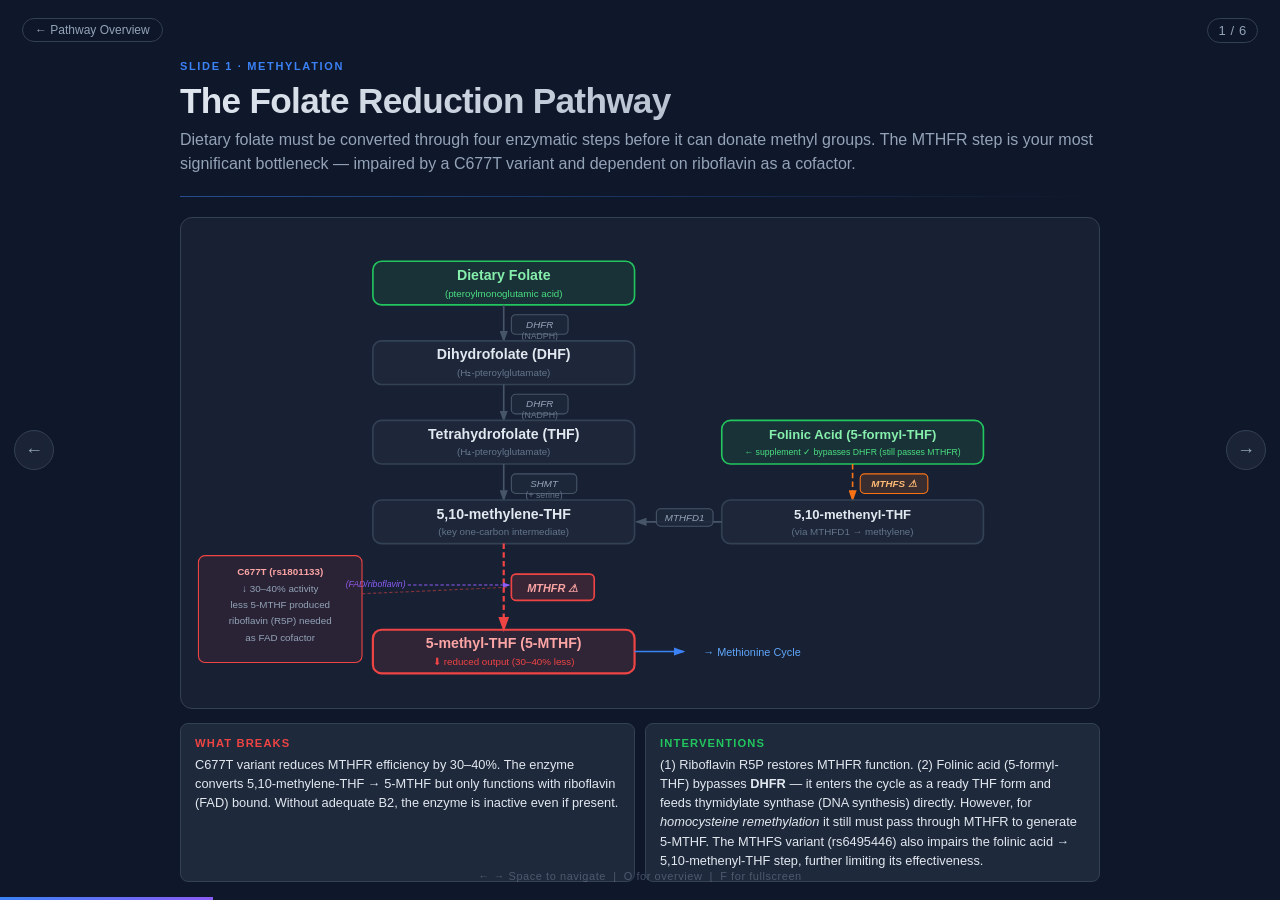
<file: pages/dna-biochem.html>
<!DOCTYPE html>
<html lang="en">
<head>
<meta charset="UTF-8">
<meta name="viewport" content="width=device-width, initial-scale=1.0, viewport-fit=cover">
<title>Tyler Chism — Biochemical Reaction Mechanisms</title>
<style>
  *, *::before, *::after { box-sizing: border-box; margin: 0; padding: 0; }
  :root {
    --bg: #0f172a; --card: #1e293b; --card2: #273548; --border: #334155;
    --text: #e2e8f0; --muted: #94a3b8;
    --red: #ef4444; --red-dim: rgba(239,68,68,0.15);
    --orange: #f97316; --orange-dim: rgba(249,115,22,0.15);
    --yellow: #eab308; --yellow-dim: rgba(234,179,8,0.15);
    --green: #22c55e; --green-dim: rgba(34,197,94,0.15);
    --blue: #3b82f6; --blue-dim: rgba(59,130,246,0.15);
    --purple: #8b5cf6;
    --mono: "Courier New", Courier, monospace;
    --sans: -apple-system, BlinkMacSystemFont, "Segoe UI", Roboto, "Helvetica Neue", Arial, sans-serif;
  }
  html, body { width: 100%; height: 100%; background: var(--bg); color: var(--text); font-family: var(--sans); overflow: hidden; user-select: text; }

  #progress-bar { position: fixed; bottom: 0; left: 0; height: 3px; background: linear-gradient(90deg, var(--blue), var(--purple)); transition: width 0.4s cubic-bezier(.4,0,.2,1); z-index: 100; }
  #slide-counter { position: fixed; top: max(18px, env(safe-area-inset-top, 0px)); right: 22px; font-size: 13px; color: var(--muted); font-variant-numeric: tabular-nums; letter-spacing: .05em; z-index: 100; background: rgba(15,23,42,0.7); padding: 4px 10px; border-radius: 20px; border: 1px solid var(--border); backdrop-filter: blur(6px); }
  .nav-btn { position: fixed; top: 50%; transform: translateY(-50%); background: rgba(30,41,59,0.8); border: 1px solid var(--border); color: var(--muted); width: 40px; height: 40px; border-radius: 50%; cursor: pointer; font-size: 18px; display: flex; align-items: center; justify-content: center; z-index: 100; transition: all .2s; backdrop-filter: blur(4px); }
  .nav-btn:hover { background: var(--card2); color: var(--text); border-color: var(--blue); }
  #nav-prev { left: 14px; }
  #nav-next { right: 14px; }

  #deck { width: 100%; height: 100%; position: relative; }
  .slide { position: absolute; inset: 0; display: flex; align-items: flex-start; justify-content: center; padding: 60px 70px 50px; opacity: 0; pointer-events: none; transition: opacity 0.45s cubic-bezier(.4,0,.2,1), transform 0.45s cubic-bezier(.4,0,.2,1); transform: translateX(30px); overflow-y: auto; overflow-x: hidden; }
  .slide.active { opacity: 1; pointer-events: auto; transform: translateX(0); }
  .slide.exit-left { opacity: 0; transform: translateX(-30px); }
  .slide-inner { width: 100%; max-width: 920px; margin: auto; }

  .slide-title { font-size: clamp(1.5rem, 3.5vw, 2.2rem); font-weight: 700; letter-spacing: -.02em; line-height: 1.2; margin-bottom: 6px; background: linear-gradient(135deg, #e2e8f0 0%, #94a3b8 100%); -webkit-background-clip: text; -webkit-text-fill-color: transparent; background-clip: text; }
  .slide-subtitle { font-size: clamp(.82rem, 1.6vw, 1rem); color: var(--muted); margin-bottom: 20px; line-height: 1.5; }
  .slide-eyebrow { font-size: 11px; text-transform: uppercase; letter-spacing: .15em; color: var(--blue); font-weight: 600; margin-bottom: 8px; }
  .divider { height: 1px; background: linear-gradient(90deg, var(--blue) 0%, transparent 100%); margin-bottom: 20px; opacity: .5; }

  .diagram-wrap { background: rgba(30,41,59,0.6); border: 1px solid var(--border); border-radius: 12px; padding: 16px 12px; margin-bottom: 14px; overflow-x: auto; }
  .diagram-wrap svg { display: block; width: 100%; max-width: 100%; height: auto; }

  .legend { display: flex; flex-wrap: wrap; gap: 14px; margin-top: 10px; }
  .legend-item { display: flex; align-items: center; gap: 7px; font-size: .76rem; color: var(--muted); }
  .legend-dot { width: 11px; height: 11px; border-radius: 3px; flex-shrink: 0; }

  .caption-row { display: grid; grid-template-columns: 1fr 1fr; gap: 10px; margin-top: 12px; }
  .caption-card { background: var(--card); border: 1px solid var(--border); border-radius: 8px; padding: 11px 14px; font-size: .8rem; line-height: 1.5; }
  .cc-label { font-size: .7rem; text-transform: uppercase; letter-spacing: .1em; font-weight: 700; margin-bottom: 3px; }
  .cc-red { color: var(--red); }
  .cc-orange { color: var(--orange); }
  .cc-yellow { color: var(--yellow); }
  .cc-green { color: var(--green); }
  .cc-blue { color: var(--blue); }
  .cc-purple { color: var(--purple); }
  .cc-muted { color: var(--muted); }

  #overview { display: none; position: fixed; inset: 0; background: var(--bg); z-index: 200; overflow-y: auto; padding: 40px 30px; }
  #overview.active { display: block; }
  #overview h2 { font-size: 12px; color: var(--muted); margin-bottom: 24px; letter-spacing: .05em; text-transform: uppercase; }
  .overview-grid { display: grid; grid-template-columns: repeat(auto-fill, minmax(190px, 1fr)); gap: 12px; }
  .overview-thumb { background: var(--card); border: 1px solid var(--border); border-radius: 8px; padding: 14px; cursor: pointer; transition: all .2s; }
  .overview-thumb:hover, .overview-thumb.active-thumb { border-color: var(--blue); background: var(--card2); }
  .overview-thumb .thumb-num { font-size: 10px; color: var(--blue); font-weight: 700; margin-bottom: 6px; font-family: var(--mono); }
  .overview-thumb .thumb-title { font-size: 12px; color: var(--text); font-weight: 600; line-height: 1.3; }
  .overview-thumb .thumb-sub { font-size: 11px; color: var(--muted); margin-top: 4px; line-height: 1.3; }
  #overview-close { position: fixed; top: 20px; right: 20px; background: var(--card); border: 1px solid var(--border); color: var(--muted); padding: 8px 16px; border-radius: 8px; cursor: pointer; font-size: 13px; z-index: 201; transition: all .2s; }
  #overview-close:hover { border-color: var(--blue); color: var(--text); }

  #kb-hint { position: fixed; bottom: 18px; left: 50%; transform: translateX(-50%); font-size: 11px; color: rgba(148,163,184,.4); letter-spacing: .05em; z-index: 100; pointer-events: none; transition: opacity 1s; }
  .back-link { position: fixed; top: max(18px, env(safe-area-inset-top, 0px)); left: 22px; font-size: 12px; color: var(--muted); z-index: 100; background: rgba(15,23,42,0.7); padding: 4px 12px; border-radius: 20px; border: 1px solid var(--border); backdrop-filter: blur(6px); text-decoration: none; transition: color .2s; }
  .back-link:hover { color: var(--text); }
  .slide::-webkit-scrollbar { width: 4px; }
  .slide::-webkit-scrollbar-track { background: transparent; }
  .slide::-webkit-scrollbar-thumb { background: var(--border); border-radius: 2px; }

  @media (max-width: 680px) {
    .slide { padding: calc(50px + env(safe-area-inset-top, 0px)) 14px calc(48px + env(safe-area-inset-bottom, 0px)); align-items: flex-start; }
    .nav-btn { display: none; }
    .caption-row { grid-template-columns: 1fr; }
    #overview { padding: calc(24px + env(safe-area-inset-top, 0px)) 16px 24px; }
  }
</style>
</head>
<body>

<a href="dna-pathways.html" class="back-link">← Pathway Overview</a>
<div id="slide-counter">1 / 6</div>
<div id="progress-bar"></div>
<button class="nav-btn" id="nav-prev">&#8592;</button>
<button class="nav-btn" id="nav-next">&#8594;</button>
<div id="kb-hint">← → Space to navigate &nbsp;|&nbsp; O for overview &nbsp;|&nbsp; F for fullscreen</div>

<div id="overview">
  <button id="overview-close">&#x2715; Close Overview</button>
  <h2>All Diagrams</h2>
  <div class="overview-grid" id="overview-grid"></div>
</div>

<div id="deck">

<!-- ======================================================
     SLIDE 1: Folate Metabolism
     ====================================================== -->
<div class="slide active" data-title="Folate Metabolism" data-sub="MTHFR bottleneck &amp; cofactor requirements">
<div class="slide-inner">
  <div class="slide-eyebrow">Slide 1 &middot; Methylation</div>
  <h1 class="slide-title">The Folate Reduction Pathway</h1>
  <p class="slide-subtitle">Dietary folate must be converted through four enzymatic steps before it can donate methyl groups. The MTHFR step is your most significant bottleneck &mdash; impaired by a C677T variant and dependent on riboflavin as a cofactor.</p>
  <div class="divider"></div>

  <div class="diagram-wrap">
  <svg viewBox="0 0 820 420" xmlns="http://www.w3.org/2000/svg" font-family="-apple-system,BlinkMacSystemFont,'Segoe UI',Roboto,sans-serif">
    <defs>
      <marker id="s1-a" markerWidth="7" markerHeight="5" refX="6" refY="2.5" orient="auto"><polygon points="0 0,7 2.5,0 5" fill="#475569"/></marker>
      <marker id="s1-ar" markerWidth="7" markerHeight="5" refX="6" refY="2.5" orient="auto"><polygon points="0 0,7 2.5,0 5" fill="#ef4444"/></marker>
      <marker id="s1-ao" markerWidth="7" markerHeight="5" refX="6" refY="2.5" orient="auto"><polygon points="0 0,7 2.5,0 5" fill="#f97316"/></marker>
      <marker id="s1-ag" markerWidth="7" markerHeight="5" refX="6" refY="2.5" orient="auto"><polygon points="0 0,7 2.5,0 5" fill="#22c55e"/></marker>
      <marker id="s1-ab" markerWidth="7" markerHeight="5" refX="6" refY="2.5" orient="auto"><polygon points="0 0,7 2.5,0 5" fill="#3b82f6"/></marker>
      <marker id="s1-ap" markerWidth="7" markerHeight="5" refX="6" refY="2.5" orient="auto"><polygon points="0 0,7 2.5,0 5" fill="#8b5cf6"/></marker>
    </defs>

    <!-- ===== MAIN COLUMN ===== -->

    <!-- Node 1: Dietary Folate -->
    <rect x="165" y="25" width="240" height="40" rx="8" fill="rgba(34,197,94,0.1)" stroke="#22c55e" stroke-width="1.5"/>
    <text x="285" y="42" text-anchor="middle" fill="#86efac" font-size="13" font-weight="700">Dietary Folate</text>
    <text x="285" y="58" text-anchor="middle" fill="#4ade80" font-size="9">(pteroylmonoglutamic acid)</text>

    <!-- Arrow 1→2 -->
    <line x1="285" y1="65" x2="285" y2="98" stroke="#475569" stroke-width="1.5" marker-end="url(#s1-a)"/>
    <!-- Enzyme pill: DHFR -->
    <rect x="292" y="74" width="52" height="18" rx="4" fill="rgba(30,41,59,0.9)" stroke="#475569" stroke-width="1"/>
    <text x="318" y="86" text-anchor="middle" fill="#94a3b8" font-size="9" font-style="italic">DHFR</text>
    <text x="318" y="96" text-anchor="middle" fill="#64748b" font-size="8">(NADPH)</text>

    <!-- Node 2: DHF -->
    <rect x="165" y="98" width="240" height="40" rx="8" fill="rgba(30,41,59,0.8)" stroke="#334155" stroke-width="1.5"/>
    <text x="285" y="115" text-anchor="middle" fill="#e2e8f0" font-size="13" font-weight="700">Dihydrofolate (DHF)</text>
    <text x="285" y="130" text-anchor="middle" fill="#64748b" font-size="9">(H&#x2082;-pteroylglutamate)</text>

    <!-- Arrow 2→3 -->
    <line x1="285" y1="138" x2="285" y2="171" stroke="#475569" stroke-width="1.5" marker-end="url(#s1-a)"/>
    <!-- Enzyme pill: DHFR -->
    <rect x="292" y="147" width="52" height="18" rx="4" fill="rgba(30,41,59,0.9)" stroke="#475569" stroke-width="1"/>
    <text x="318" y="159" text-anchor="middle" fill="#94a3b8" font-size="9" font-style="italic">DHFR</text>
    <text x="318" y="169" text-anchor="middle" fill="#64748b" font-size="8">(NADPH)</text>

    <!-- Node 3: THF -->
    <rect x="165" y="171" width="240" height="40" rx="8" fill="rgba(30,41,59,0.8)" stroke="#334155" stroke-width="1.5"/>
    <text x="285" y="188" text-anchor="middle" fill="#e2e8f0" font-size="13" font-weight="700">Tetrahydrofolate (THF)</text>
    <text x="285" y="203" text-anchor="middle" fill="#64748b" font-size="9">(H&#x2084;-pteroylglutamate)</text>

    <!-- Arrow 3→4 -->
    <line x1="285" y1="211" x2="285" y2="244" stroke="#475569" stroke-width="1.5" marker-end="url(#s1-a)"/>
    <!-- Enzyme pill: SHMT -->
    <rect x="292" y="220" width="60" height="18" rx="4" fill="rgba(30,41,59,0.9)" stroke="#475569" stroke-width="1"/>
    <text x="322" y="232" text-anchor="middle" fill="#94a3b8" font-size="9" font-style="italic">SHMT</text>
    <text x="322" y="242" text-anchor="middle" fill="#64748b" font-size="8">(+ serine)</text>

    <!-- Node 4: 5,10-methylene-THF -->
    <rect x="165" y="244" width="240" height="40" rx="8" fill="rgba(30,41,59,0.8)" stroke="#334155" stroke-width="1.5"/>
    <text x="285" y="261" text-anchor="middle" fill="#e2e8f0" font-size="13" font-weight="700">5,10-methylene-THF</text>
    <text x="285" y="276" text-anchor="middle" fill="#64748b" font-size="9">(key one-carbon intermediate)</text>

    <!-- Arrow 4→5 RED DASHED (MTHFR step) -->
    <line x1="285" y1="284" x2="285" y2="363" stroke="#ef4444" stroke-width="2" stroke-dasharray="5,3" marker-end="url(#s1-ar)"/>

    <!-- MTHFR enzyme pill (large, red) -->
    <rect x="292" y="312" width="76" height="24" rx="4" fill="rgba(239,68,68,0.15)" stroke="#ef4444" stroke-width="1.5"/>
    <text x="330" y="328" text-anchor="middle" fill="#fca5a5" font-size="10" font-weight="700" font-style="italic">MTHFR &#x26A0;</text>

    <!-- Cofactor annotation: FAD/riboflavin -->
    <text x="195" y="324" text-anchor="end" fill="#8b5cf6" font-size="8" font-style="italic">(FAD/riboflavin)</text>
    <line x1="197" y1="322" x2="290" y2="322" stroke="#8b5cf6" stroke-width="1" stroke-dasharray="3,2" marker-end="url(#s1-ap)"/>

    <!-- Node 5: 5-MTHF (RED, impaired output) -->
    <rect x="165" y="363" width="240" height="40" rx="8" fill="rgba(239,68,68,0.1)" stroke="#ef4444" stroke-width="2"/>
    <text x="285" y="380" text-anchor="middle" fill="#fca5a5" font-size="13" font-weight="700">5-methyl-THF (5-MTHF)</text>
    <text x="285" y="395" text-anchor="middle" fill="#ef4444" font-size="9">&#x2B07; reduced output (30&#x2013;40% less)</text>

    <!-- Output arrow right from Node5 -->
    <line x1="405" y1="383" x2="450" y2="383" stroke="#3b82f6" stroke-width="1.5" marker-end="url(#s1-ab)"/>
    <text x="468" y="387" fill="#60a5fa" font-size="10">&#x2192; Methionine Cycle</text>

    <!-- ===== SIDE COLUMN: Folinic Acid bypass ===== -->

    <!-- NodeA: Folinic Acid -->
    <rect x="485" y="171" width="240" height="40" rx="8" fill="rgba(34,197,94,0.1)" stroke="#22c55e" stroke-width="1.5"/>
    <text x="605" y="188" text-anchor="middle" fill="#86efac" font-size="12" font-weight="700">Folinic Acid (5-formyl-THF)</text>
    <text x="605" y="203" text-anchor="middle" fill="#4ade80" font-size="8">&#x2190; supplement &#x2713; bypasses DHFR (still passes MTHFR)</text>

    <!-- A→B arrow ORANGE DASHED -->
    <line x1="605" y1="211" x2="605" y2="244" stroke="#f97316" stroke-width="1.5" stroke-dasharray="5,3" marker-end="url(#s1-ao)"/>
    <!-- Enzyme pill: MTHFS orange -->
    <rect x="612" y="220" width="62" height="18" rx="4" fill="rgba(249,115,22,0.15)" stroke="#f97316" stroke-width="1"/>
    <text x="643" y="232" text-anchor="middle" fill="#fdba74" font-size="9" font-weight="700" font-style="italic">MTHFS &#x26A0;</text>

    <!-- NodeB: 5,10-methenyl-THF -->
    <rect x="485" y="244" width="240" height="40" rx="8" fill="rgba(30,41,59,0.8)" stroke="#334155" stroke-width="1.5"/>
    <text x="605" y="261" text-anchor="middle" fill="#e2e8f0" font-size="12" font-weight="700">5,10-methenyl-THF</text>
    <text x="605" y="276" text-anchor="middle" fill="#64748b" font-size="9">(via MTHFD1 &#x2192; methylene)</text>

    <!-- B → Node4 horizontal arrow GRAY pointing left -->
    <line x1="485" y1="264" x2="407" y2="264" stroke="#475569" stroke-width="1.5" marker-end="url(#s1-a)"/>
    <!-- Enzyme pill above the horizontal arrow -->
    <rect x="425" y="252" width="52" height="16" rx="4" fill="rgba(30,41,59,0.9)" stroke="#475569" stroke-width="1"/>
    <text x="451" y="263" text-anchor="middle" fill="#94a3b8" font-size="9" font-style="italic">MTHFD1</text>

    <!-- ===== LEFT-SIDE MTHFR ANNOTATION BOX ===== -->
    <rect x="5" y="295" width="150" height="98" rx="6" fill="rgba(239,68,68,0.08)" stroke="#ef4444" stroke-width="1"/>
    <text x="80" y="313" text-anchor="middle" fill="#fca5a5" font-size="9" font-weight="700">C677T (rs1801133)</text>
    <text x="80" y="328" text-anchor="middle" fill="#94a3b8" font-size="9">&#x2193; 30&#x2013;40% activity</text>
    <text x="80" y="343" text-anchor="middle" fill="#94a3b8" font-size="9">less 5-MTHF produced</text>
    <text x="80" y="358" text-anchor="middle" fill="#94a3b8" font-size="9">riboflavin (R5P) needed</text>
    <text x="80" y="373" text-anchor="middle" fill="#94a3b8" font-size="9">as FAD cofactor</text>
    <!-- Dashed connecting line from annotation box to enzyme pill -->
    <line x1="155" y1="330" x2="290" y2="324" stroke="#ef4444" stroke-width="1" stroke-dasharray="3,2" opacity="0.5"/>
  </svg>
  </div>

  <div class="caption-row">
    <div class="caption-card"><div class="cc-label cc-red">What Breaks</div>C677T variant reduces MTHFR efficiency by 30&ndash;40%. The enzyme converts 5,10-methylene-THF &#x2192; 5-MTHF but only functions with riboflavin (FAD) bound. Without adequate B2, the enzyme is inactive even if present.</div>
    <div class="caption-card"><div class="cc-label cc-green">Interventions</div>(1) Riboflavin R5P restores MTHFR function. (2) Folinic acid (5-formyl-THF) bypasses <strong>DHFR</strong> &mdash; it enters the cycle as a ready THF form and feeds thymidylate synthase (DNA synthesis) directly. However, for <em>homocysteine remethylation</em> it still must pass through MTHFR to generate 5-MTHF. The MTHFS variant (rs6495446) also impairs the folinic acid &rarr; 5,10-methenyl-THF step, further limiting its effectiveness.</div>
  </div>
</div>
</div>


<!-- ======================================================
     SLIDE 2: Methionine / SAM Cycle
     ====================================================== -->
<div class="slide" data-title="Methionine / SAM Cycle" data-sub="SAM synthesis, methylation, and homocysteine recycling">
<div class="slide-inner">
  <div class="slide-eyebrow">Slide 2 &middot; Methylation</div>
  <h1 class="slide-title">The Methionine / SAM Cycle</h1>
  <p class="slide-subtitle">SAM (S-adenosylmethionine) is the universal methyl donor. This cycle regenerates methionine from homocysteine, synthesizes SAM, and distributes methyl groups to hundreds of reactions. MTHFR impairment upstream starves this entire cycle.</p>
  <div class="divider"></div>

  <div class="diagram-wrap">
  <svg viewBox="0 0 820 400" xmlns="http://www.w3.org/2000/svg" font-family="-apple-system,BlinkMacSystemFont,'Segoe UI',Roboto,sans-serif">
    <defs>
      <marker id="s2-a" markerWidth="7" markerHeight="5" refX="6" refY="2.5" orient="auto"><polygon points="0 0,7 2.5,0 5" fill="#475569"/></marker>
      <marker id="s2-ar" markerWidth="7" markerHeight="5" refX="6" refY="2.5" orient="auto"><polygon points="0 0,7 2.5,0 5" fill="#ef4444"/></marker>
      <marker id="s2-ao" markerWidth="7" markerHeight="5" refX="6" refY="2.5" orient="auto"><polygon points="0 0,7 2.5,0 5" fill="#f97316"/></marker>
      <marker id="s2-ag" markerWidth="7" markerHeight="5" refX="6" refY="2.5" orient="auto"><polygon points="0 0,7 2.5,0 5" fill="#22c55e"/></marker>
      <marker id="s2-ab" markerWidth="7" markerHeight="5" refX="6" refY="2.5" orient="auto"><polygon points="0 0,7 2.5,0 5" fill="#3b82f6"/></marker>
    </defs>

    <!-- ===== FOUR CYCLE NODES (diamond/rectangular layout) ===== -->

    <!-- Homocysteine (Hcy) — LEFT -->
    <rect x="8" y="180" width="224" height="40" rx="8" fill="rgba(239,68,68,0.1)" stroke="#ef4444" stroke-width="1.5"/>
    <text x="120" y="197" text-anchor="middle" fill="#fca5a5" font-size="13" font-weight="700">Homocysteine (Hcy)</text>
    <text x="120" y="212" text-anchor="middle" fill="#64748b" font-size="9">(branch: transsulfuration &#x2193;)</text>

    <!-- Methionine — TOP -->
    <rect x="278" y="35" width="244" height="40" rx="8" fill="rgba(30,41,59,0.8)" stroke="#334155" stroke-width="1.5"/>
    <text x="400" y="52" text-anchor="middle" fill="#e2e8f0" font-size="13" font-weight="700">Methionine</text>
    <text x="400" y="67" text-anchor="middle" fill="#64748b" font-size="9">(essential amino acid)</text>

    <!-- SAM — RIGHT -->
    <rect x="568" y="180" width="224" height="40" rx="8" fill="rgba(59,130,246,0.1)" stroke="#3b82f6" stroke-width="1.5"/>
    <text x="680" y="197" text-anchor="middle" fill="#93c5fd" font-size="13" font-weight="700">SAM</text>
    <text x="680" y="212" text-anchor="middle" fill="#64748b" font-size="9">(S-adenosylmethionine · methyl donor)</text>

    <!-- SAH — BOTTOM -->
    <rect x="278" y="325" width="244" height="40" rx="8" fill="rgba(30,41,59,0.8)" stroke="#334155" stroke-width="1.5"/>
    <text x="400" y="342" text-anchor="middle" fill="#e2e8f0" font-size="13" font-weight="700">SAH</text>
    <text x="400" y="357" text-anchor="middle" fill="#64748b" font-size="9">(S-adenosylhomocysteine)</text>

    <!-- ===== CYCLE ARROWS (clockwise) ===== -->

    <!-- Hcy → Met (RED because 5-MTHF supply is low) -->
    <line x1="200" y1="190" x2="278" y2="75" stroke="#ef4444" stroke-width="1.5" marker-end="url(#s2-ar)"/>
    <!-- MTR enzyme pill (red, impaired) -->
    <rect x="210" y="118" width="48" height="22" rx="4" fill="rgba(239,68,68,0.15)" stroke="#ef4444" stroke-width="1"/>
    <text x="234" y="131" text-anchor="middle" fill="#fca5a5" font-size="9" font-weight="700" font-style="italic">MTR</text>
    <!-- Cofactor annotation -->
    <text x="175" y="105" text-anchor="middle" fill="#8b5cf6" font-size="8" font-style="italic">B12 (cobalamin)</text>
    <text x="175" y="116" text-anchor="middle" fill="#ef4444" font-size="8">5-MTHF &#x2193;</text>

    <!-- Met → SAM -->
    <line x1="522" y1="55" x2="568" y2="190" stroke="#475569" stroke-width="1.5" marker-end="url(#s2-a)"/>
    <!-- MAT enzyme pill -->
    <rect x="527" y="110" width="66" height="20" rx="4" fill="rgba(30,41,59,0.9)" stroke="#475569" stroke-width="1"/>
    <text x="560" y="124" text-anchor="middle" fill="#94a3b8" font-size="9" font-style="italic">MAT (+ATP)</text>

    <!-- SAM → SAH (methyltransferases) -->
    <line x1="568" y1="220" x2="522" y2="325" stroke="#3b82f6" stroke-width="2" marker-end="url(#s2-ab)"/>
    <!-- Methyltransferases pill -->
    <rect x="497" y="253" width="100" height="22" rx="4" fill="rgba(59,130,246,0.12)" stroke="#3b82f6" stroke-width="1"/>
    <text x="547" y="267" text-anchor="middle" fill="#93c5fd" font-size="8.5" font-style="italic">Methyltransferases</text>
    <text x="547" y="286" text-anchor="middle" fill="#64748b" font-size="8">transfers CH&#x2083; group</text>

    <!-- SAH → Hcy -->
    <line x1="278" y1="345" x2="232" y2="220" stroke="#475569" stroke-width="1.5" marker-end="url(#s2-a)"/>
    <!-- SAHH enzyme pill -->
    <rect x="220" y="278" width="46" height="20" rx="4" fill="rgba(30,41,59,0.9)" stroke="#475569" stroke-width="1"/>
    <text x="243" y="292" text-anchor="middle" fill="#94a3b8" font-size="9" font-style="italic">SAHH</text>

    <!-- ===== BHMT BYPASS (blue dashed) ===== -->
    <path d="M120 180 Q120 100 278 55" stroke="#3b82f6" stroke-width="1.5" fill="none" stroke-dasharray="5,3" marker-end="url(#s2-ab)"/>
    <!-- TMG input label above enzyme pill -->
    <text x="88" y="105" text-anchor="middle" fill="#60a5fa" font-size="8" font-style="italic">+ TMG (methyl donor)</text>
    <!-- BHMT enzyme pill on arc -->
    <rect x="52" y="110" width="72" height="22" rx="5" fill="rgba(59,130,246,0.18)" stroke="#3b82f6" stroke-width="1.5"/>
    <text x="88" y="125" text-anchor="middle" fill="#93c5fd" font-size="9" font-weight="700">BHMT</text>
    <!-- DMG output label below enzyme pill -->
    <text x="88" y="144" text-anchor="middle" fill="#64748b" font-size="8" font-style="italic">&#x2192; DMG (used methyl)</text>

    <!-- ===== BHMT Reaction Detail Box (lower-left) ===== -->
    <rect x="5" y="278" width="220" height="100" rx="6" fill="rgba(59,130,246,0.06)" stroke="#3b82f6" stroke-width="1" stroke-dasharray="4,3"/>
    <text x="115" y="295" text-anchor="middle" fill="#60a5fa" font-size="8.5" font-weight="700">BHMT Bypass &#x2014; How It Works</text>
    <text x="115" y="309" text-anchor="middle" fill="#93c5fd" font-size="8">Hcy + TMG (3 methyl groups)</text>
    <text x="115" y="321" text-anchor="middle" fill="#64748b" font-size="8">  &#x2193; BHMT enzyme (liver-dominant)</text>
    <text x="115" y="333" text-anchor="middle" fill="#93c5fd" font-size="8">Methionine + DMG (2 methyl groups)</text>
    <text x="115" y="348" text-anchor="middle" fill="#64748b" font-size="7.5">No folate &middot; No B12 required</text>
    <text x="115" y="360" text-anchor="middle" fill="#22c55e" font-size="7.5">Directly bypasses MTHFR impairment</text>
    <text x="115" y="372" text-anchor="middle" fill="#64748b" font-size="7.5">Supplement: 1&#x2013;3 g TMG/day</text>
    <!-- Faint connector from box to arc -->
    <line x1="115" y1="278" x2="95" y2="165" stroke="#3b82f6" stroke-width="1" stroke-dasharray="3,2" opacity="0.35"/>

    <!-- ===== SAM CONSUMERS BOX (right) ===== -->
    <rect x="738" y="140" width="78" height="120" rx="6" fill="rgba(59,130,246,0.08)" stroke="#3b82f6" stroke-width="1"/>
    <!-- Arrow SAM → consumers -->
    <line x1="792" y1="200" x2="737" y2="200" stroke="#3b82f6" stroke-width="1.5" marker-end="url(#s2-ab)" opacity="0.6"/>
    <text x="777" y="158" text-anchor="middle" fill="#60a5fa" font-size="9" font-weight="700">SAM</text>
    <text x="777" y="170" text-anchor="middle" fill="#60a5fa" font-size="8">consumers</text>
    <text x="777" y="186" text-anchor="middle" fill="#93c5fd" font-size="8.5">Creatine</text>
    <text x="777" y="198" text-anchor="middle" fill="#64748b" font-size="8">~70%</text>
    <text x="777" y="211" text-anchor="middle" fill="#93c5fd" font-size="8">DNA Methyl.</text>
    <text x="777" y="223" text-anchor="middle" fill="#93c5fd" font-size="8">Neuro-</text>
    <text x="777" y="233" text-anchor="middle" fill="#93c5fd" font-size="8">transmitters</text>
    <text x="777" y="247" text-anchor="middle" fill="#93c5fd" font-size="8">Phospholipids</text>

    <!-- ===== ANNOTATIONS ===== -->
    <!-- Hcy accumulation note -->
    <text x="120" y="232" text-anchor="middle" fill="#ef4444" font-size="8" font-style="italic">&#x2191; Hcy accumulates when methylation impaired</text>

    <!-- Transsulfuration exit -->
    <line x1="120" y1="220" x2="120" y2="255" stroke="#f97316" stroke-width="1.5" marker-end="url(#s2-ao)"/>
    <text x="128" y="245" fill="#f97316" font-size="9">&#x2192; Transsulfuration</text>

    <!-- SAM depletion note -->
    <text x="680" y="232" text-anchor="middle" fill="#ef4444" font-size="8" font-style="italic">&#x2193; SAM when MTHFR impaired</text>
  </svg>
  </div>

  <div class="caption-row">
    <div class="caption-card"><div class="cc-label cc-red">When Cycle Slows</div>Reduced 5-MTHF (from MTHFR impairment) means MTR cannot efficiently remethylate homocysteine. Hcy accumulates. SAM production drops. Downstream methylation reactions are all affected &mdash; including creatine synthesis (~70% of all SAM consumption), DNA methylation, and neurotransmitter metabolism.</div>
    <div class="caption-card"><div class="cc-label cc-green">Interventions</div>(1) Riboflavin fixes MTHFR &#x2192; more 5-MTHF &#x2192; more remethylation. (2) TMG (betaine) drives the BHMT bypass directly. (3) Creatine supplementation removes the largest single SAM consumer, immediately relieving pressure on the cycle. These three together are the highest-leverage moves.</div>
  </div>
</div>
</div>


<!-- ======================================================
     SLIDE 3: Transsulfuration Pathway
     ====================================================== -->
<div class="slide" data-title="Transsulfuration Pathway" data-sub="Homocysteine &#x2192; cysteine &#x2192; GSH, taurine, H&#x2082;S">
<div class="slide-inner">
  <div class="slide-eyebrow">Slide 3 &middot; Sulfur Metabolism</div>
  <h1 class="slide-title">Transsulfuration: Homocysteine to Cysteine and Beyond</h1>
  <p class="slide-subtitle">Homocysteine exits the methionine cycle into the transsulfuration pathway via two B6-dependent enzymes. The CTH variant reduces cysteine output, limiting three critical downstream branches: glutathione, taurine, and H&#x2082;S.</p>
  <div class="divider"></div>

  <div class="diagram-wrap">
  <svg viewBox="0 0 820 400" xmlns="http://www.w3.org/2000/svg" font-family="-apple-system,BlinkMacSystemFont,'Segoe UI',Roboto,sans-serif">
    <defs>
      <marker id="s3-a" markerWidth="7" markerHeight="5" refX="6" refY="2.5" orient="auto"><polygon points="0 0,7 2.5,0 5" fill="#475569"/></marker>
      <marker id="s3-ar" markerWidth="7" markerHeight="5" refX="6" refY="2.5" orient="auto"><polygon points="0 0,7 2.5,0 5" fill="#ef4444"/></marker>
      <marker id="s3-ao" markerWidth="7" markerHeight="5" refX="6" refY="2.5" orient="auto"><polygon points="0 0,7 2.5,0 5" fill="#f97316"/></marker>
      <marker id="s3-ag" markerWidth="7" markerHeight="5" refX="6" refY="2.5" orient="auto"><polygon points="0 0,7 2.5,0 5" fill="#22c55e"/></marker>
      <marker id="s3-ab" markerWidth="7" markerHeight="5" refX="6" refY="2.5" orient="auto"><polygon points="0 0,7 2.5,0 5" fill="#3b82f6"/></marker>
      <marker id="s3-ay" markerWidth="7" markerHeight="5" refX="6" refY="2.5" orient="auto"><polygon points="0 0,7 2.5,0 5" fill="#eab308"/></marker>
    </defs>

    <!-- ===== LINEAR FLOW ===== -->

    <!-- Hcy + Serine: input node -->
    <rect x="10" y="100" width="160" height="40" rx="8" fill="rgba(59,130,246,0.1)" stroke="#3b82f6" stroke-width="1.5"/>
    <text x="90" y="116" text-anchor="middle" fill="#93c5fd" font-size="10" font-weight="700">Homocysteine</text>
    <text x="90" y="129" text-anchor="middle" fill="#93c5fd" font-size="10" font-weight="700">+ Serine</text>

    <!-- Hcy → Cystathionine -->
    <line x1="170" y1="120" x2="200" y2="120" stroke="#475569" stroke-width="1.5" marker-end="url(#s3-a)"/>
    <!-- CBS enzyme pill (normal) -->
    <rect x="174" y="103" width="40" height="16" rx="4" fill="rgba(30,41,59,0.9)" stroke="#475569" stroke-width="1"/>
    <text x="194" y="114" text-anchor="middle" fill="#94a3b8" font-size="8.5" font-style="italic">CBS</text>
    <!-- Cofactor P5P -->
    <text x="194" y="136" text-anchor="middle" fill="#8b5cf6" font-size="8" font-style="italic">(P5P/B6)</text>

    <!-- Cystathionine node -->
    <rect x="200" y="100" width="180" height="40" rx="8" fill="rgba(30,41,59,0.8)" stroke="#334155" stroke-width="1.5"/>
    <text x="290" y="117" text-anchor="middle" fill="#e2e8f0" font-size="12" font-weight="700">Cystathionine</text>
    <text x="290" y="132" text-anchor="middle" fill="#64748b" font-size="9">(intermediate)</text>

    <!-- Cystathionine → Cysteine -->
    <line x1="380" y1="120" x2="408" y2="120" stroke="#f97316" stroke-width="1.5" marker-end="url(#s3-ao)"/>
    <!-- CTH enzyme pill (ORANGE — het variant) -->
    <rect x="381" y="103" width="50" height="17" rx="4" fill="rgba(249,115,22,0.15)" stroke="#f97316" stroke-width="1.5"/>
    <text x="406" y="115" text-anchor="middle" fill="#fdba74" font-size="8.5" font-weight="700" font-style="italic">CTH &#x26A0;</text>
    <!-- Cofactor annotation orange -->
    <text x="406" y="136" text-anchor="middle" fill="#f97316" font-size="7.5" font-style="italic">(P5P/B6) het &#x2192; &#x2193; activity</text>
    <!-- Byproducts label -->
    <text x="406" y="148" text-anchor="middle" fill="#64748b" font-size="7.5">+ &#x03B1;-ketobutyrate + NH&#x2083;</text>

    <!-- Cysteine node (key branch point) -->
    <rect x="408" y="100" width="164" height="40" rx="8" fill="rgba(30,41,59,0.9)" stroke="#475569" stroke-width="2"/>
    <text x="490" y="117" text-anchor="middle" fill="#e2e8f0" font-size="13" font-weight="700">Cysteine</text>
    <text x="490" y="132" text-anchor="middle" fill="#64748b" font-size="9">(branch point)</text>

    <!-- ===== THREE BRANCHES FROM CYSTEINE ===== -->

    <!-- Branch 1: GSH (left-down) -->
    <line x1="435" y1="140" x2="300" y2="195" stroke="#22c55e" stroke-width="1.5" marker-end="url(#s3-ag)"/>
    <!-- GCL+GS enzyme pill -->
    <rect x="330" y="158" width="58" height="17" rx="4" fill="rgba(34,197,94,0.1)" stroke="#22c55e" stroke-width="1"/>
    <text x="359" y="170" text-anchor="middle" fill="#86efac" font-size="8.5" font-style="italic">GCL + GS</text>

    <!-- GSH node -->
    <rect x="198" y="220" width="204" height="42" rx="8" fill="rgba(34,197,94,0.1)" stroke="#22c55e" stroke-width="2"/>
    <text x="300" y="238" text-anchor="middle" fill="#86efac" font-size="13" font-weight="700">Glutathione (GSH)</text>
    <text x="300" y="252" text-anchor="middle" fill="#64748b" font-size="9">(master antioxidant)</text>
    <text x="300" y="264" text-anchor="middle" fill="#ef4444" font-size="8.5">&#x2B07; REDUCED (CTH het)</text>

    <!-- Branch 2: Taurine (center-down) -->
    <line x1="490" y1="140" x2="490" y2="185" stroke="#475569" stroke-width="1.5" marker-end="url(#s3-a)"/>
    <!-- Intermediate: Cysteine sulfinic acid -->
    <rect x="402" y="185" width="176" height="28" rx="6" fill="rgba(30,41,59,0.7)" stroke="#334155" stroke-width="1"/>
    <text x="490" y="202" text-anchor="middle" fill="#94a3b8" font-size="9">Cysteine sulfinic acid</text>
    <line x1="490" y1="213" x2="490" y2="250" stroke="#475569" stroke-width="1.5" marker-end="url(#s3-a)"/>
    <!-- CDO/CSAD enzyme labels -->
    <text x="498" y="225" fill="#64748b" font-size="8">CDO</text>
    <text x="498" y="238" fill="#64748b" font-size="8">CSAD</text>

    <!-- Taurine node -->
    <rect x="418" y="253" width="144" height="42" rx="8" fill="rgba(34,197,94,0.1)" stroke="#22c55e" stroke-width="2"/>
    <text x="490" y="271" text-anchor="middle" fill="#86efac" font-size="13" font-weight="700">Taurine</text>
    <text x="490" y="284" text-anchor="middle" fill="#64748b" font-size="8.5">(mitochondrial tRNA mod.)</text>
    <text x="490" y="296" text-anchor="middle" fill="#ef4444" font-size="8.5">&#x2B07; REDUCED (CTH het)</text>

    <!-- Branch 3: H2S (right-down) -->
    <line x1="553" y1="140" x2="645" y2="192" stroke="#eab308" stroke-width="1.5" marker-end="url(#s3-ay)"/>
    <text x="625" y="162" fill="#64748b" font-size="8.5">enzymatic</text>
    <text x="625" y="174" fill="#64748b" font-size="8.5">+spontaneous</text>

    <!-- H2S node -->
    <rect x="592" y="220" width="120" height="42" rx="8" fill="rgba(249,115,22,0.1)" stroke="#f97316" stroke-width="1.5"/>
    <text x="652" y="238" text-anchor="middle" fill="#fdba74" font-size="13" font-weight="700">H&#x2082;S</text>
    <text x="652" y="252" text-anchor="middle" fill="#64748b" font-size="8.5">(can accumulate &#x2191;)</text>
    <!-- Arrow to slide 4 -->
    <line x1="712" y1="241" x2="745" y2="241" stroke="#f97316" stroke-width="1.5" marker-end="url(#s3-ao)"/>
    <text x="748" y="245" fill="#f97316" font-size="8">&#x2192; Clearance</text>
    <text x="748" y="256" fill="#f97316" font-size="8">(slide 4)</text>

    <!-- ===== CTH ANNOTATION BOX ===== -->
    <rect x="628" y="302" width="180" height="84" rx="6" fill="rgba(249,115,22,0.08)" stroke="#f97316" stroke-width="1"/>
    <text x="718" y="319" text-anchor="middle" fill="#fdba74" font-size="9" font-weight="700">CTH heterozygous variant</text>
    <text x="718" y="334" text-anchor="middle" fill="#94a3b8" font-size="8.5">&#x2193; cystathionase activity</text>
    <text x="718" y="347" text-anchor="middle" fill="#94a3b8" font-size="8.5">less cysteine produced</text>
    <text x="718" y="360" text-anchor="middle" fill="#94a3b8" font-size="8.5">all branches reduced</text>
    <text x="718" y="373" text-anchor="middle" fill="#22c55e" font-size="8.5">Fix: P5P (active B6)</text>

    <!-- CBS note -->
    <text x="90" y="175" text-anchor="middle" fill="#64748b" font-size="8.5" font-style="italic">CBS: normal function</text>
    <text x="90" y="187" text-anchor="middle" fill="#64748b" font-size="8.5" font-style="italic">B6/P5P cofactor</text>
  </svg>
  </div>

  <div class="caption-row">
    <div class="caption-card"><div class="cc-label cc-orange">CTH Variant Effect</div>The CTH heterozygous variant reduces cystathionase activity. Less cysteine is produced from cystathionine, which in turn limits all three downstream branches: glutathione (GSH), taurine synthesis, and the CBS/CTH-derived H&#x2082;S pool. Supplementing P5P (active B6) supports both CBS and CTH.</div>
    <div class="caption-card"><div class="cc-label cc-red">Why GSH and Taurine Matter</div>Glutathione is the primary intracellular antioxidant; reduced levels worsen oxidative stress and impair detoxification. Taurine is incorporated into mitochondrial tRNA as a chemical modification required for proper translation of Complex I and IV subunits &mdash; reduced taurine directly impairs ETC protein synthesis.</div>
  </div>
</div>
</div>


<!-- ======================================================
     SLIDE 4: H2S Oxidation Chain
     ====================================================== -->
<div class="slide" data-title="H&#x2082;S Oxidation Chain" data-sub="Sulfide clearance requires CoQ10 and molybdenum">
<div class="slide-inner">
  <div class="slide-eyebrow">Slide 4 &middot; Sulfur Clearance</div>
  <h1 class="slide-title">H&#x2082;S Oxidation: Mitochondrial Clearance Chain</h1>
  <p class="slide-subtitle">Hydrogen sulfide must be oxidized through a three-enzyme chain to reach its safe excreted form (sulfate). Each enzyme has a specific inorganic cofactor requirement. When CoQ10 or molybdenum is limiting, toxic intermediates accumulate.</p>
  <div class="divider"></div>

  <div class="diagram-wrap">
  <svg viewBox="0 0 820 400" xmlns="http://www.w3.org/2000/svg" font-family="-apple-system,BlinkMacSystemFont,'Segoe UI',Roboto,sans-serif">
    <defs>
      <marker id="s4-a" markerWidth="7" markerHeight="5" refX="6" refY="2.5" orient="auto"><polygon points="0 0,7 2.5,0 5" fill="#475569"/></marker>
      <marker id="s4-ar" markerWidth="7" markerHeight="5" refX="6" refY="2.5" orient="auto"><polygon points="0 0,7 2.5,0 5" fill="#ef4444"/></marker>
      <marker id="s4-ao" markerWidth="7" markerHeight="5" refX="6" refY="2.5" orient="auto"><polygon points="0 0,7 2.5,0 5" fill="#f97316"/></marker>
      <marker id="s4-ag" markerWidth="7" markerHeight="5" refX="6" refY="2.5" orient="auto"><polygon points="0 0,7 2.5,0 5" fill="#22c55e"/></marker>
      <marker id="s4-ap" markerWidth="7" markerHeight="5" refX="6" refY="2.5" orient="auto"><polygon points="0 0,7 2.5,0 5" fill="#8b5cf6"/></marker>
    </defs>

    <!-- ===== VERTICAL FLOW ===== -->

    <!-- Node 1: H2S -->
    <rect x="160" y="35" width="280" height="40" rx="8" fill="rgba(249,115,22,0.1)" stroke="#f97316" stroke-width="2"/>
    <text x="300" y="52" text-anchor="middle" fill="#fdba74" font-size="13" font-weight="700">H&#x2082;S (hydrogen sulfide)</text>
    <text x="300" y="67" text-anchor="middle" fill="#64748b" font-size="9">(mitochondrial toxin at excess &middot; CBS/CTH byproduct)</text>

    <!-- Arrow H2S → Persulfide -->
    <line x1="300" y1="75" x2="300" y2="128" stroke="#ef4444" stroke-width="2" stroke-dasharray="5,3" marker-end="url(#s4-ar)"/>
    <!-- SQR enzyme pill (RED — requires CoQ10) -->
    <rect x="307" y="95" width="50" height="20" rx="4" fill="rgba(239,68,68,0.15)" stroke="#ef4444" stroke-width="1.5"/>
    <text x="332" y="108" text-anchor="middle" fill="#fca5a5" font-size="9.5" font-weight="700" font-style="italic">SQR &#x26A0;</text>
    <!-- CoQ10 cofactor annotation -->
    <text x="145" y="100" text-anchor="end" fill="#22c55e" font-size="8" font-style="italic">(CoQ10 &#x2014; electron acceptor)</text>
    <line x1="147" y1="98" x2="305" y2="105" stroke="#22c55e" stroke-width="1" stroke-dasharray="3,2" marker-end="url(#s4-ag)"/>
    <!-- SQR note -->
    <text x="300" y="124" text-anchor="middle" fill="#64748b" font-size="8" font-style="italic">SQR = sulfide:quinone reductase</text>

    <!-- Node 2: Persulfide -->
    <rect x="185" y="130" width="230" height="40" rx="8" fill="rgba(30,41,59,0.8)" stroke="#334155" stroke-width="1.5"/>
    <text x="300" y="147" text-anchor="middle" fill="#e2e8f0" font-size="13" font-weight="700">Persulfide (RSSH)</text>
    <text x="300" y="162" text-anchor="middle" fill="#64748b" font-size="9">(reactive sulfur intermediate)</text>

    <!-- Arrow Persulfide → Sulfite -->
    <line x1="300" y1="170" x2="300" y2="222" stroke="#475569" stroke-width="1.5" marker-end="url(#s4-a)"/>
    <!-- ETHE1 enzyme pill (normal) -->
    <rect x="307" y="188" width="50" height="20" rx="4" fill="rgba(30,41,59,0.9)" stroke="#475569" stroke-width="1"/>
    <text x="332" y="201" text-anchor="middle" fill="#94a3b8" font-size="9" font-style="italic">ETHE1</text>
    <text x="332" y="216" text-anchor="middle" fill="#64748b" font-size="8">(persulfide dioxygenase)</text>

    <!-- Node 3: Sulfite -->
    <rect x="190" y="224" width="220" height="40" rx="8" fill="rgba(249,115,22,0.1)" stroke="#f97316" stroke-width="1.5"/>
    <text x="300" y="241" text-anchor="middle" fill="#fdba74" font-size="13" font-weight="700">Sulfite (SO&#x2083;&#xB2;&#x207B;)</text>
    <text x="300" y="256" text-anchor="middle" fill="#64748b" font-size="9">(neurological toxin if accumulated)</text>

    <!-- Arrow Sulfite → Sulfate -->
    <line x1="300" y1="264" x2="300" y2="317" stroke="#f97316" stroke-width="1.5" marker-end="url(#s4-ao)"/>
    <!-- SUOX enzyme pill (ORANGE — molybdenum dependent) -->
    <rect x="307" y="282" width="50" height="20" rx="4" fill="rgba(249,115,22,0.15)" stroke="#f97316" stroke-width="1.5"/>
    <text x="332" y="295" text-anchor="middle" fill="#fdba74" font-size="9.5" font-weight="700" font-style="italic">SUOX</text>
    <!-- Molybdenum cofactor annotation -->
    <text x="145" y="295" text-anchor="end" fill="#8b5cf6" font-size="8" font-style="italic">(molybdopterin &middot; Mo required &#x2190;)</text>
    <line x1="147" y1="293" x2="305" y2="293" stroke="#8b5cf6" stroke-width="1" stroke-dasharray="3,2" marker-end="url(#s4-ap)"/>
    <text x="332" y="314" text-anchor="middle" fill="#64748b" font-size="8">SUOX = sulfite oxidase</text>

    <!-- Node 4: Sulfate -->
    <rect x="190" y="319" width="220" height="40" rx="8" fill="rgba(34,197,94,0.1)" stroke="#22c55e" stroke-width="1.5"/>
    <text x="300" y="336" text-anchor="middle" fill="#86efac" font-size="13" font-weight="700">Sulfate (SO&#x2084;&#xB2;&#x207B;)</text>
    <text x="300" y="351" text-anchor="middle" fill="#64748b" font-size="9">(excreted in urine &middot; safe final form)</text>

    <!-- Output arrow -->
    <line x1="300" y1="359" x2="300" y2="390" stroke="#22c55e" stroke-width="1.5" marker-end="url(#s4-ag)"/>
    <text x="310" y="382" fill="#64748b" font-size="9">&#x2192; urine excretion</text>

    <!-- ===== RIGHT-SIDE ANNOTATIONS ===== -->

    <!-- SQR / CoQ10 callout -->
    <rect x="484" y="55" width="200" height="82" rx="6" fill="rgba(34,197,94,0.08)" stroke="#22c55e" stroke-width="1"/>
    <text x="584" y="73" text-anchor="middle" fill="#86efac" font-size="9" font-weight="700">SQR &amp; CoQ10</text>
    <text x="584" y="88" text-anchor="middle" fill="#94a3b8" font-size="8.5">CoQ10 is the electron acceptor</text>
    <text x="584" y="100" text-anchor="middle" fill="#94a3b8" font-size="8.5">for SQR. When CoQ10 is low,</text>
    <text x="584" y="112" text-anchor="middle" fill="#94a3b8" font-size="8.5">H&#x2082;S clearance slows and</text>
    <text x="584" y="124" text-anchor="middle" fill="#94a3b8" font-size="8.5">H&#x2082;S can accumulate.</text>

    <!-- SUOX / Molybdenum callout -->
    <rect x="484" y="222" width="200" height="96" rx="6" fill="rgba(249,115,22,0.08)" stroke="#f97316" stroke-width="1"/>
    <text x="584" y="240" text-anchor="middle" fill="#fdba74" font-size="9" font-weight="700">SUOX &amp; Molybdenum</text>
    <text x="584" y="255" text-anchor="middle" fill="#94a3b8" font-size="8.5">Sulfite oxidase requires a</text>
    <text x="584" y="267" text-anchor="middle" fill="#94a3b8" font-size="8.5">molybdenum cofactor</text>
    <text x="584" y="279" text-anchor="middle" fill="#94a3b8" font-size="8.5">(molybdopterin). Mo deficiency</text>
    <text x="584" y="291" text-anchor="middle" fill="#94a3b8" font-size="8.5">&#x2192; sulfite accumulates.</text>
    <text x="584" y="305" text-anchor="middle" fill="#22c55e" font-size="8.5">Supplement: Mo 100&#x2013;300 mcg/day</text>
  </svg>
  </div>

  <div class="caption-row">
    <div class="caption-card"><div class="cc-label cc-red">When This Chain Backs Up</div>H&#x2082;S in excess inhibits Complex IV of the ETC (cytochrome c oxidase), blocking electron transport. Sulfite, if SUOX is limiting, is a neurological irritant. This creates a feedback loop: impaired ETC &#x2192; less CoQ10 cycling &#x2192; slower H&#x2082;S clearance &#x2192; more Complex IV inhibition.</div>
    <div class="caption-card"><div class="cc-label cc-green">Supplement Targets</div>CoQ10 (as ubiquinol, 100&#x2013;200 mg/day): directly restores SQR electron acceptor capacity. Molybdenum (100&#x2013;300 mcg/day): cofactor for SUOX, enables sulfite &#x2192; sulfate conversion. These are the two direct interventions in this chain.</div>
  </div>
</div>
</div>


<!-- ======================================================
     SLIDE 5: Electron Transport Chain
     ====================================================== -->
<div class="slide" data-title="Electron Transport Chain" data-sub="Complexes I&#x2013;V with ACAD9 assembly defect">
<div class="slide-inner">
  <div class="slide-eyebrow">Slide 5 &middot; Mitochondria</div>
  <h1 class="slide-title">Mitochondrial Electron Transport Chain</h1>
  <p class="slide-subtitle">NADH and FADH&#x2082; feed electrons into the ETC. Electron flow powers proton pumping across the inner membrane, and that proton gradient drives ATP synthesis. Your ACAD9 variant impairs Complex I assembly &mdash; fewer functional CI complexes are built.</p>
  <div class="divider"></div>

  <div class="diagram-wrap">
  <svg viewBox="0 0 820 420" xmlns="http://www.w3.org/2000/svg" font-family="-apple-system,BlinkMacSystemFont,'Segoe UI',Roboto,sans-serif">
    <defs>
      <marker id="s5-a" markerWidth="7" markerHeight="5" refX="6" refY="2.5" orient="auto"><polygon points="0 0,7 2.5,0 5" fill="#475569"/></marker>
      <marker id="s5-ar" markerWidth="7" markerHeight="5" refX="6" refY="2.5" orient="auto"><polygon points="0 0,7 2.5,0 5" fill="#ef4444"/></marker>
      <marker id="s5-ao" markerWidth="7" markerHeight="5" refX="6" refY="2.5" orient="auto"><polygon points="0 0,7 2.5,0 5" fill="#f97316"/></marker>
      <marker id="s5-ag" markerWidth="7" markerHeight="5" refX="6" refY="2.5" orient="auto"><polygon points="0 0,7 2.5,0 5" fill="#22c55e"/></marker>
      <marker id="s5-ab" markerWidth="7" markerHeight="5" refX="6" refY="2.5" orient="auto"><polygon points="0 0,7 2.5,0 5" fill="#3b82f6"/></marker>
      <marker id="s5-ay" markerWidth="7" markerHeight="5" refX="6" refY="2.5" orient="auto"><polygon points="0 0,7 2.5,0 5" fill="#eab308"/></marker>
    </defs>

    <!-- ===== ZONE BACKGROUNDS ===== -->
    <!-- Matrix label -->
    <text x="8" y="100" fill="#475569" font-size="10" font-weight="700" letter-spacing="1">MATRIX</text>

    <!-- Inner membrane band -->
    <rect x="0" y="115" width="820" height="150" fill="rgba(51,65,85,0.4)"/>
    <text x="410" y="196" text-anchor="middle" fill="#475569" font-size="9" letter-spacing="2">&#x2014; &#x2014; INNER MITOCHONDRIAL MEMBRANE &#x2014; &#x2014;</text>

    <!-- Intermembrane space label -->
    <text x="8" y="280" fill="#475569" font-size="10" font-weight="700" letter-spacing="1">INTERMEMBRANE SPACE</text>

    <!-- ===== COMPLEX I ===== -->
    <rect x="30" y="115" width="135" height="150" rx="8" fill="rgba(239,68,68,0.12)" stroke="#ef4444" stroke-width="2"/>
    <text x="97" y="140" text-anchor="middle" fill="#ef4444" font-size="12" font-weight="700">CI</text>
    <text x="97" y="155" text-anchor="middle" fill="#fca5a5" font-size="9">NADH dehydr.</text>
    <text x="97" y="170" text-anchor="middle" fill="#fca5a5" font-size="8" font-weight="700">ACAD9 assembly</text>
    <text x="97" y="182" text-anchor="middle" fill="#ef4444" font-size="8" font-weight="700">factor &#x26A0;</text>
    <!-- Riboflavin note -->
    <rect x="33" y="228" width="129" height="18" rx="4" fill="rgba(34,197,94,0.1)"/>
    <text x="97" y="241" text-anchor="middle" fill="#86efac" font-size="8">Riboflavin (FAD cofactor)</text>
    <!-- NADH input -->
    <line x1="10" y1="100" x2="55" y2="118" stroke="#3b82f6" stroke-width="2" marker-end="url(#s5-ab)"/>
    <text x="8" y="95" fill="#93c5fd" font-size="11" font-weight="700">NADH</text>

    <!-- ===== COMPLEX II ===== -->
    <rect x="180" y="165" width="105" height="100" rx="8" fill="rgba(30,41,59,0.8)" stroke="#475569" stroke-width="1.5"/>
    <text x="232" y="188" text-anchor="middle" fill="#e2e8f0" font-size="11" font-weight="700">CII</text>
    <text x="232" y="203" text-anchor="middle" fill="#94a3b8" font-size="9">Succinate DH</text>
    <text x="232" y="218" text-anchor="middle" fill="#64748b" font-size="8">FAD-dependent</text>
    <text x="232" y="233" text-anchor="middle" fill="#64748b" font-size="8">no proton pump</text>
    <!-- FADH2 input -->
    <line x1="162" y1="148" x2="194" y2="168" stroke="#3b82f6" stroke-width="1.5" marker-end="url(#s5-ab)"/>
    <text x="130" y="143" fill="#93c5fd" font-size="10" font-weight="700">FADH&#x2082;</text>

    <!-- ===== CoQ10 POOL ===== -->
    <rect x="298" y="165" width="80" height="100" rx="8" fill="rgba(249,115,22,0.12)" stroke="#f97316" stroke-width="1.5"/>
    <text x="338" y="205" text-anchor="middle" fill="#fdba74" font-size="10" font-weight="700">CoQ10</text>
    <text x="338" y="219" text-anchor="middle" fill="#fdba74" font-size="9">pool</text>
    <text x="338" y="233" text-anchor="middle" fill="#fdba74" font-size="8">(mobile)</text>
    <!-- CI → CoQ10 -->
    <line x1="165" y1="192" x2="296" y2="210" stroke="#3b82f6" stroke-width="1.5" marker-end="url(#s5-ab)"/>
    <text x="230" y="198" text-anchor="middle" fill="#93c5fd" font-size="8">e&#x207B;</text>
    <!-- CII → CoQ10 -->
    <line x1="285" y1="215" x2="297" y2="215" stroke="#3b82f6" stroke-width="1.5" marker-end="url(#s5-ab)"/>

    <!-- ===== COMPLEX III ===== -->
    <rect x="390" y="115" width="110" height="150" rx="8" fill="rgba(30,41,59,0.8)" stroke="#3b82f6" stroke-width="1.5"/>
    <text x="445" y="140" text-anchor="middle" fill="#93c5fd" font-size="11" font-weight="700">CIII</text>
    <text x="445" y="155" text-anchor="middle" fill="#94a3b8" font-size="9">Cyt bc&#x2081;</text>
    <text x="445" y="170" text-anchor="middle" fill="#64748b" font-size="8">Rieske Fe-S</text>
    <!-- CoQ10 → CIII -->
    <line x1="378" y1="215" x2="388" y2="192" stroke="#3b82f6" stroke-width="1.5" marker-end="url(#s5-ab)"/>
    <text x="384" y="210" fill="#93c5fd" font-size="8">e&#x207B;</text>

    <!-- ===== Cytochrome c ===== -->
    <rect x="513" y="165" width="65" height="100" rx="8" fill="rgba(59,130,246,0.1)" stroke="#3b82f6" stroke-width="1.5"/>
    <text x="546" y="200" text-anchor="middle" fill="#93c5fd" font-size="10" font-weight="700">Cyt c</text>
    <text x="546" y="215" text-anchor="middle" fill="#64748b" font-size="8">(mobile)</text>
    <!-- CIII → Cyt c -->
    <line x1="500" y1="192" x2="512" y2="200" stroke="#3b82f6" stroke-width="1.5" marker-end="url(#s5-ab)"/>

    <!-- ===== COMPLEX IV ===== -->
    <rect x="590" y="115" width="110" height="150" rx="8" fill="rgba(30,41,59,0.8)" stroke="#3b82f6" stroke-width="1.5"/>
    <text x="645" y="140" text-anchor="middle" fill="#93c5fd" font-size="11" font-weight="700">CIV</text>
    <text x="645" y="155" text-anchor="middle" fill="#94a3b8" font-size="9">Cyt c oxidase</text>
    <text x="645" y="170" text-anchor="middle" fill="#64748b" font-size="8">O&#x2082; &#x2192; H&#x2082;O</text>
    <!-- Taurine support note -->
    <rect x="593" y="228" width="104" height="18" rx="4" fill="rgba(34,197,94,0.08)"/>
    <text x="645" y="241" text-anchor="middle" fill="#86efac" font-size="7.5">Taurine supports translation</text>
    <!-- Cyt c → CIV -->
    <line x1="578" y1="200" x2="588" y2="200" stroke="#3b82f6" stroke-width="1.5" marker-end="url(#s5-ab)"/>

    <!-- ===== COMPLEX V ===== -->
    <rect x="715" y="115" width="98" height="150" rx="8" fill="rgba(34,197,94,0.12)" stroke="#22c55e" stroke-width="2"/>
    <text x="764" y="145" text-anchor="middle" fill="#86efac" font-size="12" font-weight="700">CV</text>
    <text x="764" y="160" text-anchor="middle" fill="#86efac" font-size="9">ATP synthase</text>
    <text x="764" y="178" text-anchor="middle" fill="#64748b" font-size="8">ADP+P&#x1D62; &#x2192; ATP</text>
    <!-- ATP output -->
    <line x1="764" y1="265" x2="764" y2="295" stroke="#22c55e" stroke-width="2" marker-end="url(#s5-ag)"/>
    <text x="764" y="308" text-anchor="middle" fill="#86efac" font-size="10" font-weight="700">ATP</text>

    <!-- ===== PROTON PUMPING ===== -->
    <!-- CI pumps H+ downward (into IMS) -->
    <line x1="97" y1="265" x2="97" y2="292" stroke="#eab308" stroke-width="2" marker-end="url(#s5-ay)"/>
    <text x="97" y="305" text-anchor="middle" fill="#fde047" font-size="9">4H&#x207A;</text>
    <!-- CIII pumps H+ -->
    <line x1="445" y1="265" x2="445" y2="292" stroke="#eab308" stroke-width="2" marker-end="url(#s5-ay)"/>
    <text x="445" y="305" text-anchor="middle" fill="#fde047" font-size="9">4H&#x207A;</text>
    <!-- CIV pumps H+ -->
    <line x1="645" y1="265" x2="645" y2="292" stroke="#eab308" stroke-width="2" marker-end="url(#s5-ay)"/>
    <text x="645" y="305" text-anchor="middle" fill="#fde047" font-size="9">2H&#x207A;</text>

    <!-- H+ return through CV label -->
    <text x="290" y="320" text-anchor="middle" fill="#fde047" font-size="8.5" opacity="0.8">&#x2191; proton gradient builds in IMS</text>
    <text x="290" y="333" text-anchor="middle" fill="#64748b" font-size="8">H&#x207A; flows back through Complex V &#x2192; drives ATP synthesis</text>

    <!-- H+ flow arc from IMS back into CV -->
    <path d="M680 305 Q720 340 750 315" stroke="#eab308" stroke-width="1.5" fill="none" stroke-dasharray="4,3" opacity="0.5" marker-end="url(#s5-ay)"/>

    <!-- O2 input at CIV -->
    <line x1="700" y1="88" x2="665" y2="118" stroke="#475569" stroke-width="1.5" marker-end="url(#s5-a)"/>
    <text x="708" y="83" fill="#94a3b8" font-size="9">O&#x2082;+4H&#x207A;</text>

    <!-- ===== ACAD9 ANNOTATION BOX ===== -->
    <rect x="20" y="5" width="165" height="100" rx="6" fill="rgba(239,68,68,0.1)" stroke="#ef4444" stroke-width="1"/>
    <text x="102" y="22" text-anchor="middle" fill="#fca5a5" font-size="9" font-weight="700">ACAD9 (rs2240237)</text>
    <text x="102" y="37" text-anchor="middle" fill="#94a3b8" font-size="8.5">Complex I assembly factor</text>
    <text x="102" y="51" text-anchor="middle" fill="#94a3b8" font-size="8.5">Requires FAD (riboflavin)</text>
    <text x="102" y="65" text-anchor="middle" fill="#ef4444" font-size="8.5">Variant &#x2192; &#x2193; CI units built</text>
    <text x="102" y="79" text-anchor="middle" fill="#ef4444" font-size="8.5">&#x2192; less NADH entry</text>
    <text x="102" y="93" text-anchor="middle" fill="#ef4444" font-size="8.5">&#x2192; less ATP</text>

    <!-- RRM2B callout near CIV -->
    <rect x="590" y="5" width="205" height="30" rx="4" fill="rgba(30,41,59,0.7)" stroke="#334155" stroke-width="1"/>
    <text x="693" y="23" text-anchor="middle" fill="#64748b" font-size="8">RRM2B variant &#x2192; reduced mtDNA maintenance</text>
  </svg>
  </div>

  <div class="caption-row">
    <div class="caption-card"><div class="cc-label cc-red">ACAD9 Defect</div>ACAD9 is required to assemble Complex I from its 45 subunits. Without adequate ACAD9 activity, fewer functional CI complexes are built. NADH cannot enter the chain efficiently. This reduces proton pumping across CI, lowers the H&#x207A; gradient, and decreases ATP synthase output. Riboflavin (as FAD) is the cofactor that makes ACAD9 functional.</div>
    <div class="caption-card"><div class="cc-label cc-purple">Why This Matters for Energy</div>Complex I handles ~40% of all NADH entering the ETC. A 20&#x2013;30% reduction in CI capacity meaningfully reduces total ATP production. This explains the chronic low energy and poor exercise recovery pattern &mdash; it&rsquo;s a mitochondrial throughput problem, not just substrate availability.</div>
  </div>
</div>
</div>


<!-- ======================================================
     SLIDE 6: Vitamin D Activation
     ====================================================== -->
<div class="slide" data-title="Vitamin D Activation" data-sub="Three sequential impairments from UV to active calcitriol">
<div class="slide-inner">
  <div class="slide-eyebrow">Slide 6 &middot; Vitamin D</div>
  <h1 class="slide-title">Vitamin D Activation: Three Sequential Impairments</h1>
  <p class="slide-subtitle">Active vitamin D (calcitriol) requires sequential enzymatic steps from skin to liver to kidney, plus transport through blood. You carry variants that impair the liver hydroxylation step and reduce the binding affinity of the transport protein &mdash; a compounding deficit.</p>
  <div class="divider"></div>

  <div class="diagram-wrap">
  <svg viewBox="0 0 820 420" xmlns="http://www.w3.org/2000/svg" font-family="-apple-system,BlinkMacSystemFont,'Segoe UI',Roboto,sans-serif">
    <defs>
      <marker id="s6-a" markerWidth="7" markerHeight="5" refX="6" refY="2.5" orient="auto"><polygon points="0 0,7 2.5,0 5" fill="#475569"/></marker>
      <marker id="s6-ar" markerWidth="7" markerHeight="5" refX="6" refY="2.5" orient="auto"><polygon points="0 0,7 2.5,0 5" fill="#ef4444"/></marker>
      <marker id="s6-ao" markerWidth="7" markerHeight="5" refX="6" refY="2.5" orient="auto"><polygon points="0 0,7 2.5,0 5" fill="#f97316"/></marker>
      <marker id="s6-ag" markerWidth="7" markerHeight="5" refX="6" refY="2.5" orient="auto"><polygon points="0 0,7 2.5,0 5" fill="#22c55e"/></marker>
      <marker id="s6-ab" markerWidth="7" markerHeight="5" refX="6" refY="2.5" orient="auto"><polygon points="0 0,7 2.5,0 5" fill="#3b82f6"/></marker>
    </defs>

    <!-- ===== VERTICAL FLOW ===== -->

    <!-- Node 1: 7-Dehydrocholesterol -->
    <rect x="163" y="25" width="264" height="40" rx="8" fill="rgba(30,41,59,0.8)" stroke="#334155" stroke-width="1.5"/>
    <text x="295" y="42" text-anchor="middle" fill="#e2e8f0" font-size="12" font-weight="700">7-Dehydrocholesterol (7-DHC)</text>
    <text x="295" y="57" text-anchor="middle" fill="#64748b" font-size="9">(in skin epidermis)</text>

    <!-- Arrow 7-DHC → D3 -->
    <line x1="295" y1="65" x2="295" y2="113" stroke="#475569" stroke-width="1.5" marker-end="url(#s6-a)"/>
    <!-- UV-B pill (non-enzymatic) -->
    <rect x="303" y="80" width="110" height="18" rx="4" fill="rgba(30,41,59,0.9)" stroke="#475569" stroke-width="1"/>
    <text x="358" y="92" text-anchor="middle" fill="#94a3b8" font-size="8.5" font-style="italic">UV-B (290&#x2013;315 nm)</text>
    <text x="295" y="110" text-anchor="middle" fill="#64748b" font-size="8">(non-enzymatic, thermal isomerization)</text>

    <!-- Node 2: Cholecalciferol D3 -->
    <rect x="163" y="115" width="264" height="40" rx="8" fill="rgba(30,41,59,0.8)" stroke="#334155" stroke-width="1.5"/>
    <text x="295" y="132" text-anchor="middle" fill="#e2e8f0" font-size="12" font-weight="700">Cholecalciferol (Vitamin D&#x2083;)</text>
    <text x="295" y="147" text-anchor="middle" fill="#64748b" font-size="9">(pre-hormone form)</text>

    <!-- Arrow D3 → 25-OH-D3 -->
    <line x1="295" y1="155" x2="295" y2="208" stroke="#f97316" stroke-width="2" stroke-dasharray="5,3" marker-end="url(#s6-ao)"/>
    <!-- CYP2R1 pill (ORANGE — impaired) -->
    <rect x="303" y="173" width="68" height="20" rx="4" fill="rgba(249,115,22,0.15)" stroke="#f97316" stroke-width="1.5"/>
    <text x="337" y="187" text-anchor="middle" fill="#fdba74" font-size="9.5" font-weight="700" font-style="italic">CYP2R1 &#x26A0;</text>
    <text x="295" y="204" text-anchor="middle" fill="#64748b" font-size="8">(25-hydroxylase &middot; liver)</text>

    <!-- Node 3: 25-OH-D3 -->
    <rect x="163" y="210" width="264" height="40" rx="8" fill="rgba(249,115,22,0.1)" stroke="#f97316" stroke-width="2"/>
    <text x="295" y="227" text-anchor="middle" fill="#fdba74" font-size="12" font-weight="700">25-hydroxyvitamin D&#x2083; (calcidiol)</text>
    <text x="295" y="242" text-anchor="middle" fill="#64748b" font-size="9">(storage/circulating form &middot; target 60&#x2013;80 ng/mL)</text>

    <!-- Arrow 25-OH-D3 → GC transport -->
    <line x1="295" y1="250" x2="295" y2="283" stroke="#ef4444" stroke-width="2" stroke-dasharray="5,3" marker-end="url(#s6-ar)"/>

    <!-- Node 4: GC Transport -->
    <rect x="163" y="285" width="264" height="40" rx="8" fill="rgba(239,68,68,0.1)" stroke="#ef4444" stroke-width="2"/>
    <text x="295" y="302" text-anchor="middle" fill="#fca5a5" font-size="12" font-weight="700">Transport via GC protein</text>
    <text x="295" y="317" text-anchor="middle" fill="#64748b" font-size="9">(Gc2 haplotype &middot; reduced binding affinity)</text>

    <!-- Arrow GC → calcitriol (kidney step) -->
    <line x1="295" y1="325" x2="295" y2="368" stroke="#475569" stroke-width="1.5" marker-end="url(#s6-a)"/>
    <!-- CYP27B1 pill (normal) -->
    <rect x="303" y="339" width="72" height="20" rx="4" fill="rgba(30,41,59,0.9)" stroke="#475569" stroke-width="1"/>
    <text x="339" y="352" text-anchor="middle" fill="#94a3b8" font-size="8.5" font-style="italic">CYP27B1</text>
    <text x="295" y="365" text-anchor="middle" fill="#64748b" font-size="8">(1&#x03B1;-hydroxylase &middot; kidney)</text>

    <!-- Node 5: Calcitriol (active) -->
    <rect x="163" y="370" width="264" height="40" rx="8" fill="rgba(34,197,94,0.1)" stroke="#22c55e" stroke-width="2"/>
    <text x="295" y="387" text-anchor="middle" fill="#86efac" font-size="12" font-weight="700">1,25-(OH)&#x2082;D&#x2083; (calcitriol)</text>
    <text x="295" y="402" text-anchor="middle" fill="#64748b" font-size="9">(active hormone &middot; binds VDR &#x2192; gene expression)</text>

    <!-- Output arrow right from calcitriol -->
    <line x1="427" y1="390" x2="465" y2="390" stroke="#22c55e" stroke-width="1.5" marker-end="url(#s6-ag)"/>
    <text x="470" y="386" fill="#86efac" font-size="8.5">&#x2192; VDR (nuclear receptor)</text>
    <text x="470" y="398" fill="#64748b" font-size="8">gene expression: immunity,</text>
    <text x="470" y="409" fill="#64748b" font-size="8">Ca&#xB2;&#x207A; absorption, differentiation</text>

    <!-- ===== RIGHT-SIDE ANNOTATION BOXES ===== -->

    <!-- CYP2R1 box (orange) -->
    <rect x="500" y="152" width="198" height="80" rx="6" fill="rgba(249,115,22,0.08)" stroke="#f97316" stroke-width="1"/>
    <text x="599" y="170" text-anchor="middle" fill="#fdba74" font-size="9" font-weight="700">CYP2R1 (rs10741657 variant)</text>
    <text x="599" y="185" text-anchor="middle" fill="#94a3b8" font-size="8.5">&#x2193; liver 25-hydroxylation</text>
    <text x="599" y="198" text-anchor="middle" fill="#94a3b8" font-size="8.5">D&#x2083; &#x2192; 25-OH-D&#x2083; is impaired</text>
    <text x="599" y="211" text-anchor="middle" fill="#94a3b8" font-size="8.5">&#x2192; lower calcidiol levels</text>
    <!-- Connecting dashed line -->
    <line x1="427" y1="225" x2="498" y2="195" stroke="#f97316" stroke-width="1" stroke-dasharray="3,2" opacity="0.4"/>

    <!-- GC / Gc2 box (red) -->
    <rect x="500" y="265" width="198" height="100" rx="6" fill="rgba(239,68,68,0.08)" stroke="#ef4444" stroke-width="1"/>
    <text x="599" y="283" text-anchor="middle" fill="#fca5a5" font-size="9" font-weight="700">GC Gc2 haplotype</text>
    <text x="599" y="298" text-anchor="middle" fill="#94a3b8" font-size="8.5">rs4588 + rs7041</text>
    <text x="599" y="311" text-anchor="middle" fill="#94a3b8" font-size="8.5">~50% reduced binding affinity</text>
    <text x="599" y="324" text-anchor="middle" fill="#94a3b8" font-size="8.5">less 25-OH-D&#x2083; transported</text>
    <text x="599" y="337" text-anchor="middle" fill="#94a3b8" font-size="8.5">to kidney &#x2192; less activation</text>
    <!-- Connecting dashed line -->
    <line x1="427" y1="305" x2="498" y2="305" stroke="#ef4444" stroke-width="1" stroke-dasharray="3,2" opacity="0.4"/>

    <!-- Protocol note (bottom-left) -->
    <rect x="5" y="340" width="148" height="72" rx="6" fill="rgba(34,197,94,0.06)" stroke="#22c55e" stroke-width="1" stroke-dasharray="4,3"/>
    <text x="79" y="357" text-anchor="middle" fill="#86efac" font-size="8.5" font-weight="700">Protocol Target</text>
    <text x="79" y="370" text-anchor="middle" fill="#94a3b8" font-size="8">60&#x2013;80 ng/mL 25-OH-D&#x2083;</text>
    <text x="79" y="382" text-anchor="middle" fill="#94a3b8" font-size="8">With 3 impairments:</text>
    <text x="79" y="394" text-anchor="middle" fill="#94a3b8" font-size="8">5,000&#x2013;10,000 IU D&#x2083;/day</text>
    <text x="79" y="406" text-anchor="middle" fill="#94a3b8" font-size="8">Recheck every 3 months</text>
  </svg>
  </div>

  <div class="caption-row">
    <div class="caption-card"><div class="cc-label cc-red">Three Sequential Hits</div>Each step is impaired: (1) CYP2R1 variant reduces liver 25-hydroxylation &mdash; less calcidiol made. (2) Gc2 haplotype reduces binding protein affinity by ~50% &mdash; less calcidiol reaches the kidney. (3) Combined effect means far less calcitriol (active form) is produced per IU of D&#x2083; consumed compared to someone without these variants.</div>
    <div class="caption-card"><div class="cc-label cc-yellow">Why D Is Critical</div>Active calcitriol (1,25-OH&#x2082;D&#x2083;) regulates over 200 genes. Relevant to this profile: immune system regulation (including innate immunity, relevant to inflammation), calcium homeostasis, and gene expression in mitochondria-dense tissues. The standard &ldquo;normal&rdquo; range (30 ng/mL) is insufficient for this genotype &mdash; aim for 60&#x2013;80 ng/mL.</div>
  </div>
</div>
</div>

</div><!-- /deck -->

<script>
(function () {
  'use strict';
  const slides = Array.from(document.querySelectorAll('.slide'));
  const total = slides.length;
  let current = 0;
  let overviewOpen = false;

  const progressBar = document.getElementById('progress-bar');
  const counter = document.getElementById('slide-counter');
  const overviewEl = document.getElementById('overview');
  const overviewGrid = document.getElementById('overview-grid');
  const kbHint = document.getElementById('kb-hint');

  counter.textContent = '1 / ' + total;

  slides.forEach((slide, i) => {
    const t = slide.dataset.title || ('Slide ' + (i + 1));
    const s = slide.dataset.sub || '';
    const thumb = document.createElement('div');
    thumb.className = 'overview-thumb' + (i === 0 ? ' active-thumb' : '');
    thumb.innerHTML = `<div class="thumb-num">SLIDE ${String(i + 1).padStart(2, '0')}</div><div class="thumb-title">${t}</div><div class="thumb-sub">${s}</div>`;
    thumb.addEventListener('click', () => { goTo(i); closeOverview(); });
    overviewGrid.appendChild(thumb);
  });

  function updateUI() {
    counter.textContent = (current + 1) + ' / ' + total;
    progressBar.style.width = ((current + 1) / total * 100) + '%';
    document.querySelectorAll('.overview-thumb').forEach((t, i) => {
      t.classList.toggle('active-thumb', i === current);
    });
  }

  function goTo(idx) {
    if (idx === current) return;
    if (idx < 0) idx = 0;
    if (idx >= total) idx = total - 1;
    const direction = idx > current ? 1 : -1;
    const oldSlide = slides[current];
    const newSlide = slides[idx];
    oldSlide.classList.remove('active');
    oldSlide.classList.add('exit-left');
    setTimeout(() => { oldSlide.classList.remove('exit-left'); }, 450);
    newSlide.style.transform = direction > 0 ? 'translateX(30px)' : 'translateX(-30px)';
    newSlide.style.opacity = '0';
    newSlide.classList.add('active');
    void newSlide.offsetWidth;
    newSlide.style.transform = '';
    newSlide.style.opacity = '';
    current = idx;
    updateUI();
  }

  function next() { goTo(current + 1); }
  function prev() { goTo(current - 1); }
  function openOverview() { overviewOpen = true; overviewEl.classList.add('active'); }
  function closeOverview() { overviewOpen = false; overviewEl.classList.remove('active'); }

  document.addEventListener('keydown', function (e) {
    if (overviewOpen) {
      if (e.key === 'Escape' || e.key.toLowerCase() === 'o') closeOverview();
      return;
    }
    switch (e.key) {
      case 'ArrowRight': case 'ArrowDown': e.preventDefault(); next(); break;
      case 'ArrowLeft': case 'ArrowUp': e.preventDefault(); prev(); break;
      case ' ': e.preventDefault(); next(); break;
      case 'o': case 'O': openOverview(); break;
      case 'f': case 'F':
        if (!document.fullscreenElement) { document.documentElement.requestFullscreen && document.documentElement.requestFullscreen(); }
        else { document.exitFullscreen && document.exitFullscreen(); }
        break;
    }
  });

  document.getElementById('nav-prev').addEventListener('click', prev);
  document.getElementById('nav-next').addEventListener('click', next);
  document.getElementById('overview-close').addEventListener('click', closeOverview);

  let touchStartX = 0, touchStartY = 0;
  document.addEventListener('touchstart', function (e) {
    touchStartX = e.changedTouches[0].clientX;
    touchStartY = e.changedTouches[0].clientY;
  }, { passive: true });
  document.addEventListener('touchend', function (e) {
    if (overviewOpen) return;
    const dx = e.changedTouches[0].clientX - touchStartX;
    const dy = e.changedTouches[0].clientY - touchStartY;
    if (Math.abs(dx) > Math.abs(dy) && Math.abs(dx) > 40) {
      if (dx < 0) next(); else prev();
    }
  }, { passive: true });

  setTimeout(() => { kbHint.style.opacity = '0'; }, 5000);
  updateUI();
  progressBar.style.width = (1 / total * 100) + '%';
})();
</script>
</body>
</html>
</file>
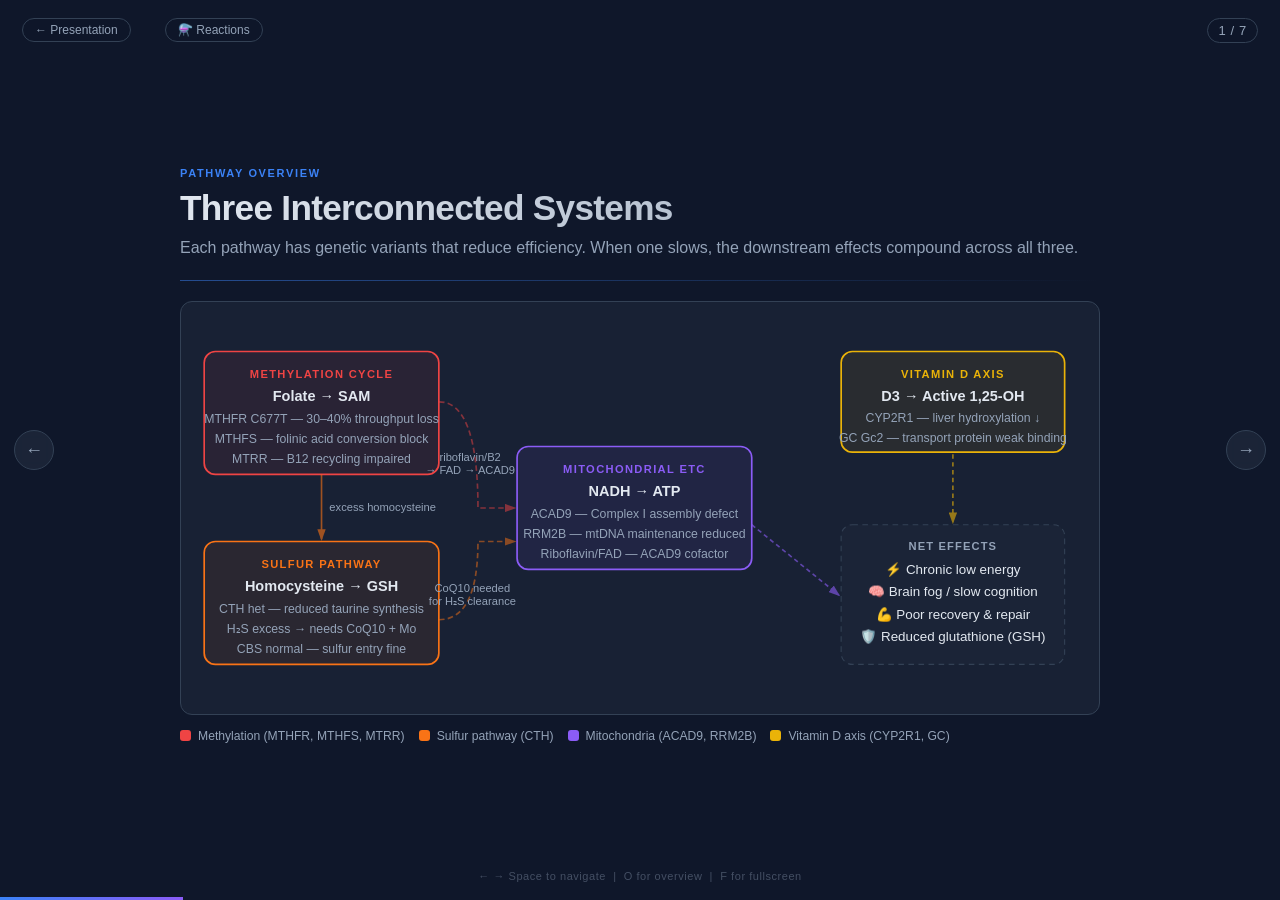
<file: pages/dna-pathways.html>
<!DOCTYPE html>
<html lang="en">
<head>
<meta charset="UTF-8">
<meta name="viewport" content="width=device-width, initial-scale=1.0, viewport-fit=cover">
<title>Tyler Chism — Biochemical Pathway Diagrams</title>
<style>
  *, *::before, *::after { box-sizing: border-box; margin: 0; padding: 0; }
  :root {
    --bg: #0f172a; --card: #1e293b; --card2: #273548; --border: #334155;
    --text: #e2e8f0; --muted: #94a3b8;
    --red: #ef4444; --red-dim: rgba(239,68,68,0.15);
    --orange: #f97316; --orange-dim: rgba(249,115,22,0.15);
    --yellow: #eab308; --yellow-dim: rgba(234,179,8,0.15);
    --green: #22c55e; --green-dim: rgba(34,197,94,0.15);
    --blue: #3b82f6; --blue-dim: rgba(59,130,246,0.15);
    --purple: #8b5cf6;
    --mono: "Courier New", Courier, monospace;
    --sans: -apple-system, BlinkMacSystemFont, "Segoe UI", Roboto, "Helvetica Neue", Arial, sans-serif;
  }
  html, body { width: 100%; height: 100%; background: var(--bg); color: var(--text); font-family: var(--sans); overflow: hidden; user-select: none; }

  #progress-bar { position: fixed; bottom: 0; left: 0; height: 3px; background: linear-gradient(90deg, var(--blue), var(--purple)); transition: width 0.4s cubic-bezier(.4,0,.2,1); z-index: 100; }
  #slide-counter { position: fixed; top: max(18px, env(safe-area-inset-top, 0px)); right: 22px; font-size: 13px; color: var(--muted); font-variant-numeric: tabular-nums; letter-spacing: .05em; z-index: 100; background: rgba(15,23,42,0.7); padding: 4px 10px; border-radius: 20px; border: 1px solid var(--border); backdrop-filter: blur(6px); }
  .nav-btn { position: fixed; top: 50%; transform: translateY(-50%); background: rgba(30,41,59,0.8); border: 1px solid var(--border); color: var(--muted); width: 40px; height: 40px; border-radius: 50%; cursor: pointer; font-size: 18px; display: flex; align-items: center; justify-content: center; z-index: 100; transition: all .2s; backdrop-filter: blur(4px); }
  .nav-btn:hover { background: var(--card2); color: var(--text); border-color: var(--blue); }
  #nav-prev { left: 14px; }
  #nav-next { right: 14px; }

  #deck { width: 100%; height: 100%; position: relative; }
  .slide { position: absolute; inset: 0; display: flex; align-items: flex-start; justify-content: center; padding: 60px 70px 50px; opacity: 0; pointer-events: none; transition: opacity 0.45s cubic-bezier(.4,0,.2,1), transform 0.45s cubic-bezier(.4,0,.2,1); transform: translateX(30px); overflow-y: auto; overflow-x: hidden; }
  .slide.active { opacity: 1; pointer-events: auto; transform: translateX(0); }
  .slide.exit-left { opacity: 0; transform: translateX(-30px); }
  .slide-inner { width: 100%; max-width: 920px; margin: auto; }

  .slide-title { font-size: clamp(1.5rem, 3.5vw, 2.2rem); font-weight: 700; letter-spacing: -.02em; line-height: 1.2; margin-bottom: 6px; background: linear-gradient(135deg, #e2e8f0 0%, #94a3b8 100%); -webkit-background-clip: text; -webkit-text-fill-color: transparent; background-clip: text; }
  .slide-subtitle { font-size: clamp(.82rem, 1.6vw, 1rem); color: var(--muted); margin-bottom: 20px; line-height: 1.5; }
  .slide-eyebrow { font-size: 11px; text-transform: uppercase; letter-spacing: .15em; color: var(--blue); font-weight: 600; margin-bottom: 8px; }
  .divider { height: 1px; background: linear-gradient(90deg, var(--blue) 0%, transparent 100%); margin-bottom: 20px; opacity: .5; }

  .diagram-wrap { background: rgba(30,41,59,0.6); border: 1px solid var(--border); border-radius: 12px; padding: 16px 12px; margin-bottom: 14px; overflow-x: auto; }
  .diagram-wrap svg { display: block; width: 100%; max-width: 100%; height: auto; }

  .legend { display: flex; flex-wrap: wrap; gap: 14px; margin-top: 10px; }
  .legend-item { display: flex; align-items: center; gap: 7px; font-size: .76rem; color: var(--muted); }
  .legend-dot { width: 11px; height: 11px; border-radius: 3px; flex-shrink: 0; }

  .caption-row { display: grid; grid-template-columns: 1fr 1fr; gap: 10px; margin-top: 12px; }
  .caption-card { background: var(--card); border: 1px solid var(--border); border-radius: 8px; padding: 11px 14px; font-size: .8rem; line-height: 1.5; }
  .cc-label { font-size: .7rem; text-transform: uppercase; letter-spacing: .1em; font-weight: 700; margin-bottom: 3px; }
  .cc-red { color: var(--red); }
  .cc-orange { color: var(--orange); }
  .cc-green { color: var(--green); }
  .cc-blue { color: var(--blue); }
  .cc-purple { color: var(--purple); }
  .cc-muted { color: var(--muted); }

  #overview { display: none; position: fixed; inset: 0; background: var(--bg); z-index: 200; overflow-y: auto; padding: 40px 30px; }
  #overview.active { display: block; }
  #overview h2 { font-size: 12px; color: var(--muted); margin-bottom: 24px; letter-spacing: .05em; text-transform: uppercase; }
  .overview-grid { display: grid; grid-template-columns: repeat(auto-fill, minmax(190px, 1fr)); gap: 12px; }
  .overview-thumb { background: var(--card); border: 1px solid var(--border); border-radius: 8px; padding: 14px; cursor: pointer; transition: all .2s; }
  .overview-thumb:hover, .overview-thumb.active-thumb { border-color: var(--blue); background: var(--card2); }
  .overview-thumb .thumb-num { font-size: 10px; color: var(--blue); font-weight: 700; margin-bottom: 6px; font-family: var(--mono); }
  .overview-thumb .thumb-title { font-size: 12px; color: var(--text); font-weight: 600; line-height: 1.3; }
  .overview-thumb .thumb-sub { font-size: 11px; color: var(--muted); margin-top: 4px; line-height: 1.3; }
  #overview-close { position: fixed; top: 20px; right: 20px; background: var(--card); border: 1px solid var(--border); color: var(--muted); padding: 8px 16px; border-radius: 8px; cursor: pointer; font-size: 13px; z-index: 201; transition: all .2s; }
  #overview-close:hover { border-color: var(--blue); color: var(--text); }

  #kb-hint { position: fixed; bottom: 18px; left: 50%; transform: translateX(-50%); font-size: 11px; color: rgba(148,163,184,.4); letter-spacing: .05em; z-index: 100; pointer-events: none; transition: opacity 1s; }
  .back-link { position: fixed; top: max(18px, env(safe-area-inset-top, 0px)); left: 22px; font-size: 12px; color: var(--muted); z-index: 100; background: rgba(15,23,42,0.7); padding: 4px 12px; border-radius: 20px; border: 1px solid var(--border); backdrop-filter: blur(6px); text-decoration: none; transition: color .2s; }
  .back-link:hover { color: var(--text); }
  .slide::-webkit-scrollbar { width: 4px; }
  .slide::-webkit-scrollbar-track { background: transparent; }
  .slide::-webkit-scrollbar-thumb { background: var(--border); border-radius: 2px; }

  @media (max-width: 680px) {
    .slide { padding: calc(50px + env(safe-area-inset-top, 0px)) 14px calc(48px + env(safe-area-inset-bottom, 0px)); align-items: flex-start; }
    .nav-btn { display: none; }
    .caption-row { grid-template-columns: 1fr; }
    #overview { padding: calc(24px + env(safe-area-inset-top, 0px)) 16px 24px; }
  }
</style>
</head>
<body>

<a href="dna-analysis.html" class="back-link">← Presentation</a>
<a href="dna-biochem.html" style="position:fixed;top:max(18px,env(safe-area-inset-top,0px));left:165px;font-size:12px;color:var(--muted);z-index:100;background:rgba(15,23,42,0.7);padding:4px 12px;border-radius:20px;border:1px solid var(--border);backdrop-filter:blur(6px);text-decoration:none;">&#x2697;&#xFE0F; Reactions</a>
<div id="slide-counter">1 / 7</div>
<div id="progress-bar"></div>
<button class="nav-btn" id="nav-prev">&#8592;</button>
<button class="nav-btn" id="nav-next">&#8594;</button>
<div id="kb-hint">← → Space to navigate &nbsp;|&nbsp; O for overview &nbsp;|&nbsp; F for fullscreen</div>

<div id="overview">
  <button id="overview-close">✕ Close Overview</button>
  <h2>All Diagrams</h2>
  <div class="overview-grid" id="overview-grid"></div>
</div>

<div id="deck">

<!-- ======================================================
     SLIDE 1: Overview — The Three Systems
     ====================================================== -->
<div class="slide active" data-title="The Big Picture" data-sub="Three broken systems">
<div class="slide-inner">
  <div class="slide-eyebrow">Pathway Overview</div>
  <h1 class="slide-title">Three Interconnected Systems</h1>
  <p class="slide-subtitle">Each pathway has genetic variants that reduce efficiency. When one slows, the downstream effects compound across all three.</p>
  <div class="divider"></div>

  <div class="diagram-wrap">
  <svg viewBox="0 0 800 340" xmlns="http://www.w3.org/2000/svg" font-family="-apple-system,BlinkMacSystemFont,'Segoe UI',Roboto,sans-serif">
    <defs>
      <marker id="a1" markerWidth="7" markerHeight="5" refX="6" refY="2.5" orient="auto"><polygon points="0 0,7 2.5,0 5" fill="#475569"/></marker>
      <marker id="a-red" markerWidth="7" markerHeight="5" refX="6" refY="2.5" orient="auto"><polygon points="0 0,7 2.5,0 5" fill="#ef4444"/></marker>
      <marker id="a-orange" markerWidth="7" markerHeight="5" refX="6" refY="2.5" orient="auto"><polygon points="0 0,7 2.5,0 5" fill="#f97316"/></marker>
      <marker id="a-purple" markerWidth="7" markerHeight="5" refX="6" refY="2.5" orient="auto"><polygon points="0 0,7 2.5,0 5" fill="#8b5cf6"/></marker>
      <marker id="a-yellow" markerWidth="7" markerHeight="5" refX="6" refY="2.5" orient="auto"><polygon points="0 0,7 2.5,0 5" fill="#eab308"/></marker>
    </defs>

    <!-- System 1: Methylation -->
    <rect x="10" y="30" width="210" height="110" rx="10" fill="rgba(239,68,68,0.08)" stroke="#ef4444" stroke-width="1.5"/>
    <text x="115" y="54" text-anchor="middle" fill="#ef4444" font-size="10" font-weight="700" letter-spacing="1.2">METHYLATION CYCLE</text>
    <text x="115" y="74" text-anchor="middle" fill="#e2e8f0" font-size="13" font-weight="600">Folate → SAM</text>
    <text x="115" y="94" text-anchor="middle" fill="#94a3b8" font-size="11">MTHFR C677T — 30–40% throughput loss</text>
    <text x="115" y="112" text-anchor="middle" fill="#94a3b8" font-size="11">MTHFS — folinic acid conversion block</text>
    <text x="115" y="130" text-anchor="middle" fill="#94a3b8" font-size="11">MTRR — B12 recycling impaired</text>

    <!-- System 2: Sulfur -->
    <rect x="10" y="200" width="210" height="110" rx="10" fill="rgba(249,115,22,0.08)" stroke="#f97316" stroke-width="1.5"/>
    <text x="115" y="224" text-anchor="middle" fill="#f97316" font-size="10" font-weight="700" letter-spacing="1.2">SULFUR PATHWAY</text>
    <text x="115" y="244" text-anchor="middle" fill="#e2e8f0" font-size="13" font-weight="600">Homocysteine → GSH</text>
    <text x="115" y="264" text-anchor="middle" fill="#94a3b8" font-size="11">CTH het — reduced taurine synthesis</text>
    <text x="115" y="282" text-anchor="middle" fill="#94a3b8" font-size="11">H₂S excess → needs CoQ10 + Mo</text>
    <text x="115" y="300" text-anchor="middle" fill="#94a3b8" font-size="11">CBS normal — sulfur entry fine</text>

    <!-- Arrows between methylation → sulfur -->
    <line x1="115" y1="140" x2="115" y2="198" stroke="#f97316" stroke-width="1.5" marker-end="url(#a-orange)" opacity="0.6"/>
    <text x="122" y="173" fill="#94a3b8" font-size="10">excess homocysteine</text>

    <!-- System 3: ETC -->
    <rect x="290" y="115" width="210" height="110" rx="10" fill="rgba(139,92,246,0.08)" stroke="#8b5cf6" stroke-width="1.5"/>
    <text x="395" y="139" text-anchor="middle" fill="#8b5cf6" font-size="10" font-weight="700" letter-spacing="1.2">MITOCHONDRIAL ETC</text>
    <text x="395" y="159" text-anchor="middle" fill="#e2e8f0" font-size="13" font-weight="600">NADH → ATP</text>
    <text x="395" y="179" text-anchor="middle" fill="#94a3b8" font-size="11">ACAD9 — Complex I assembly defect</text>
    <text x="395" y="197" text-anchor="middle" fill="#94a3b8" font-size="11">RRM2B — mtDNA maintenance reduced</text>
    <text x="395" y="215" text-anchor="middle" fill="#94a3b8" font-size="11">Riboflavin/FAD — ACAD9 cofactor</text>

    <!-- Methylation → ETC arrows -->
    <path d="M220 75 Q255 75 255 170 Q255 170 288 170" stroke="#ef4444" stroke-width="1.5" fill="none" marker-end="url(#a-red)" opacity="0.5" stroke-dasharray="5,3"/>
    <text x="248" y="128" fill="#94a3b8" font-size="10" text-anchor="middle">riboflavin/B2</text>
    <text x="248" y="140" fill="#94a3b8" font-size="10" text-anchor="middle">→ FAD → ACAD9</text>

    <!-- Sulfur → ETC -->
    <path d="M220 270 Q255 270 255 200 Q255 200 288 200" stroke="#f97316" stroke-width="1.5" fill="none" marker-end="url(#a-orange)" opacity="0.5" stroke-dasharray="5,3"/>
    <text x="250" y="245" fill="#94a3b8" font-size="10" text-anchor="middle">CoQ10 needed</text>
    <text x="250" y="257" fill="#94a3b8" font-size="10" text-anchor="middle">for H₂S clearance</text>

    <!-- Vitamin D system (smaller, right) -->
    <rect x="580" y="30" width="200" height="90" rx="10" fill="rgba(234,179,8,0.08)" stroke="#eab308" stroke-width="1.5"/>
    <text x="680" y="54" text-anchor="middle" fill="#eab308" font-size="10" font-weight="700" letter-spacing="1.2">VITAMIN D AXIS</text>
    <text x="680" y="74" text-anchor="middle" fill="#e2e8f0" font-size="13" font-weight="600">D3 → Active 1,25-OH</text>
    <text x="680" y="93" text-anchor="middle" fill="#94a3b8" font-size="11">CYP2R1 — liver hydroxylation ↓</text>
    <text x="680" y="111" text-anchor="middle" fill="#94a3b8" font-size="11">GC Gc2 — transport protein weak binding</text>

    <!-- Outcomes box -->
    <rect x="580" y="185" width="200" height="125" rx="10" fill="rgba(30,41,59,0.5)" stroke="#334155" stroke-width="1" stroke-dasharray="5,4"/>
    <text x="680" y="208" text-anchor="middle" fill="#94a3b8" font-size="10" font-weight="700" letter-spacing="1">NET EFFECTS</text>
    <text x="680" y="229" text-anchor="middle" fill="#e2e8f0" font-size="12">⚡ Chronic low energy</text>
    <text x="680" y="249" text-anchor="middle" fill="#e2e8f0" font-size="12">🧠 Brain fog / slow cognition</text>
    <text x="680" y="269" text-anchor="middle" fill="#e2e8f0" font-size="12">💪 Poor recovery &amp; repair</text>
    <text x="680" y="289" text-anchor="middle" fill="#e2e8f0" font-size="12">🛡️ Reduced glutathione (GSH)</text>

    <!-- ETC → Outcomes -->
    <line x1="500" y1="185" x2="578" y2="248" stroke="#8b5cf6" stroke-width="1.5" marker-end="url(#a-purple)" opacity="0.6" stroke-dasharray="4,3"/>
    <!-- VitD → Outcomes -->
    <line x1="680" y1="122" x2="680" y2="183" stroke="#eab308" stroke-width="1.5" marker-end="url(#a-yellow)" opacity="0.6" stroke-dasharray="4,3"/>
  </svg>
  </div>

  <div class="legend">
    <div class="legend-item"><div class="legend-dot" style="background:#ef4444"></div>Methylation (MTHFR, MTHFS, MTRR)</div>
    <div class="legend-item"><div class="legend-dot" style="background:#f97316"></div>Sulfur pathway (CTH)</div>
    <div class="legend-item"><div class="legend-dot" style="background:#8b5cf6"></div>Mitochondria (ACAD9, RRM2B)</div>
    <div class="legend-item"><div class="legend-dot" style="background:#eab308"></div>Vitamin D axis (CYP2R1, GC)</div>
  </div>
</div>
</div>


<!-- ======================================================
     SLIDE 2: The MTHFR Bottleneck
     ====================================================== -->
<div class="slide" data-title="The MTHFR Bottleneck" data-sub="Folate pipeline and methylation cycle">
<div class="slide-inner">
  <div class="slide-eyebrow">Slide 2 · Methylation</div>
  <h1 class="slide-title">The Folate → Methylation Pipeline</h1>
  <p class="slide-subtitle">Folate must be converted through multiple steps before it can donate methyl groups. Two enzymes in your genome are variants — one creates a 30–40% throughput reduction at the most critical step.</p>
  <div class="divider"></div>

  <div class="diagram-wrap">
  <svg viewBox="0 0 820 380" xmlns="http://www.w3.org/2000/svg" font-family="-apple-system,BlinkMacSystemFont,'Segoe UI',Roboto,sans-serif">
    <defs>
      <marker id="b1" markerWidth="7" markerHeight="5" refX="6" refY="2.5" orient="auto"><polygon points="0 0,7 2.5,0 5" fill="#475569"/></marker>
      <marker id="b-red" markerWidth="7" markerHeight="5" refX="6" refY="2.5" orient="auto"><polygon points="0 0,7 2.5,0 5" fill="#ef4444"/></marker>
      <marker id="b-orange" markerWidth="7" markerHeight="5" refX="6" refY="2.5" orient="auto"><polygon points="0 0,7 2.5,0 5" fill="#f97316"/></marker>
      <marker id="b-green" markerWidth="7" markerHeight="5" refX="6" refY="2.5" orient="auto"><polygon points="0 0,7 2.5,0 5" fill="#22c55e"/></marker>
      <marker id="b-blue" markerWidth="7" markerHeight="5" refX="6" refY="2.5" orient="auto"><polygon points="0 0,7 2.5,0 5" fill="#3b82f6"/></marker>
    </defs>

    <!-- ── TOP PATH: dietary folate ── -->
    <!-- Node: Folic Acid (diet/supplements) -->
    <rect x="10" y="30" width="108" height="38" rx="7" fill="rgba(30,41,59,0.8)" stroke="#475569" stroke-width="1.5" stroke-dasharray="4,3"/>
    <text x="64" y="47" text-anchor="middle" fill="#94a3b8" font-size="11" font-weight="600">Folic Acid</text>
    <text x="64" y="61" text-anchor="middle" fill="#64748b" font-size="9">(diet / supplements)</text>

    <!-- Node: Folinic Acid (food) -->
    <rect x="10" y="105" width="108" height="38" rx="7" fill="rgba(30,41,59,0.8)" stroke="#475569" stroke-width="1.5" stroke-dasharray="4,3"/>
    <text x="64" y="122" text-anchor="middle" fill="#94a3b8" font-size="11" font-weight="600">Folinic Acid</text>
    <text x="64" y="136" text-anchor="middle" fill="#64748b" font-size="9">(food, 5-formyl-THF)</text>

    <!-- Arrow folic acid → THF via DHFR (enzyme label above) -->
    <line x1="118" y1="49" x2="188" y2="74" stroke="#475569" stroke-width="1.5" marker-end="url(#b1)"/>
    <text x="153" y="55" text-anchor="middle" fill="#64748b" font-size="9">DHFR</text>

    <!-- Arrow folinic acid → THF via MTHFS (VARIANT: orange) -->
    <line x1="118" y1="124" x2="188" y2="94" stroke="#f97316" stroke-width="1.5" marker-end="url(#b-orange)"/>
    <rect x="118" y="124" width="0" height="0" rx="0" fill="none"/>
    <text x="128" y="118" fill="#f97316" font-size="9" font-weight="700">MTHFS ⚠</text>
    <text x="128" y="130" fill="#f97316" font-size="9">(variant)</text>

    <!-- Node: THF -->
    <rect x="188" y="65" width="72" height="38" rx="7" fill="rgba(59,130,246,0.1)" stroke="#3b82f6" stroke-width="1.5"/>
    <text x="224" y="82" text-anchor="middle" fill="#93c5fd" font-size="12" font-weight="700">THF</text>
    <text x="224" y="96" text-anchor="middle" fill="#64748b" font-size="9">tetrahydrofolate</text>

    <!-- Arrow THF → 5,10-MTHF via MTHFD -->
    <line x1="260" y1="84" x2="316" y2="84" stroke="#475569" stroke-width="1.5" marker-end="url(#b1)"/>
    <text x="288" y="78" text-anchor="middle" fill="#64748b" font-size="9">MTHFD1</text>

    <!-- Node: 5,10-methyleneTHF -->
    <rect x="316" y="65" width="120" height="38" rx="7" fill="rgba(59,130,246,0.1)" stroke="#3b82f6" stroke-width="1.5"/>
    <text x="376" y="80" text-anchor="middle" fill="#93c5fd" font-size="11" font-weight="700">5,10-methylene-THF</text>
    <text x="376" y="95" text-anchor="middle" fill="#64748b" font-size="9">methylene bridge form</text>

    <!-- MTHFR BOTTLENECK — big red box -->
    <rect x="455" y="48" width="148" height="58" rx="8" fill="rgba(239,68,68,0.15)" stroke="#ef4444" stroke-width="2.5"/>
    <text x="529" y="67" text-anchor="middle" fill="#ef4444" font-size="11" font-weight="700">MTHFR ⚠</text>
    <text x="529" y="82" text-anchor="middle" fill="#fca5a5" font-size="10" font-weight="600">C677T homozygous risk</text>
    <text x="529" y="96" text-anchor="middle" fill="#94a3b8" font-size="9">30–40% throughput loss</text>

    <!-- Arrow into MTHFR -->
    <line x1="436" y1="84" x2="453" y2="77" stroke="#ef4444" stroke-width="1.5" marker-end="url(#b-red)"/>

    <!-- Arrow out of MTHFR → 5-MTHF (narrower, showing reduced flow) -->
    <line x1="603" y1="77" x2="638" y2="77" stroke="#ef4444" stroke-width="1.5" marker-end="url(#b-red)"/>

    <!-- Node: 5-MTHF (reduced output) -->
    <rect x="638" y="58" width="108" height="38" rx="7" fill="rgba(239,68,68,0.08)" stroke="#ef4444" stroke-width="1.5"/>
    <text x="692" y="74" text-anchor="middle" fill="#fca5a5" font-size="12" font-weight="700">5-MTHF</text>
    <text x="692" y="89" text-anchor="middle" fill="#94a3b8" font-size="9">⬇ reduced supply</text>

    <!-- ── MIDDLE SECTION: Remethylation ── -->
    <!-- Arrow from 5-MTHF down to remethylation step -->
    <line x1="692" y1="96" x2="692" y2="148" stroke="#ef4444" stroke-width="1.5" marker-end="url(#b-red)"/>

    <!-- Remethylation enzyme label -->
    <text x="700" y="130" fill="#64748b" font-size="9">MTR / MTRR</text>
    <text x="700" y="142" fill="#64748b" font-size="9">+ B12 (coenzyme)</text>

    <!-- Node: Methionine -->
    <rect x="638" y="148" width="108" height="38" rx="7" fill="rgba(34,197,94,0.08)" stroke="#22c55e" stroke-width="1.5"/>
    <text x="692" y="164" text-anchor="middle" fill="#86efac" font-size="12" font-weight="700">Methionine</text>
    <text x="692" y="179" text-anchor="middle" fill="#64748b" font-size="9">essential amino acid</text>

    <!-- Arrow Methionine → SAM -->
    <line x1="638" y1="167" x2="566" y2="167" stroke="#22c55e" stroke-width="1.5" marker-end="url(#b-green)"/>
    <text x="602" y="161" text-anchor="middle" fill="#64748b" font-size="9">MAT (ATP)</text>

    <!-- Node: SAM -->
    <rect x="472" y="148" width="94" height="38" rx="7" fill="rgba(34,197,94,0.12)" stroke="#22c55e" stroke-width="2"/>
    <text x="519" y="165" text-anchor="middle" fill="#86efac" font-size="14" font-weight="700">SAM</text>
    <text x="519" y="180" text-anchor="middle" fill="#86efac" font-size="9">methyl donor</text>

    <!-- SAM → methyltransferases branches -->
    <line x1="472" y1="160" x2="430" y2="215" stroke="#22c55e" stroke-width="1" marker-end="url(#b-green)" opacity="0.5"/>
    <line x1="519" y1="186" x2="519" y2="215" stroke="#22c55e" stroke-width="1" marker-end="url(#b-green)" opacity="0.5"/>
    <line x1="566" y1="160" x2="605" y2="215" stroke="#22c55e" stroke-width="1" marker-end="url(#b-green)" opacity="0.5"/>

    <!-- SAM consumers labels -->
    <text x="398" y="230" text-anchor="middle" fill="#86efac" font-size="10">DNA methylation</text>
    <text x="519" y="230" text-anchor="middle" fill="#86efac" font-size="10">Creatine synthesis</text>
    <text x="630" y="230" text-anchor="middle" fill="#86efac" font-size="10">Neurotransmitters</text>
    <text x="519" y="243" text-anchor="middle" fill="#64748b" font-size="9">(biggest SAM consumer)</text>

    <!-- Arrow SAM → SAH -->
    <line x1="472" y1="167" x2="372" y2="167" stroke="#475569" stroke-width="1.5" marker-end="url(#b1)"/>
    <text x="422" y="162" text-anchor="middle" fill="#64748b" font-size="9">methyltransferases</text>

    <!-- Node: SAH -->
    <rect x="286" y="148" width="86" height="38" rx="7" fill="rgba(30,41,59,0.8)" stroke="#475569" stroke-width="1.5"/>
    <text x="329" y="164" text-anchor="middle" fill="#e2e8f0" font-size="12" font-weight="700">SAH</text>
    <text x="329" y="179" text-anchor="middle" fill="#64748b" font-size="9">S-adenosylhomocysteine</text>

    <!-- Arrow SAH → Homocysteine -->
    <line x1="286" y1="167" x2="192" y2="167" stroke="#475569" stroke-width="1.5" marker-end="url(#b1)"/>
    <text x="239" y="162" text-anchor="middle" fill="#64748b" font-size="9">SAHH</text>

    <!-- Node: Homocysteine (branch point) -->
    <rect x="88" y="148" width="104" height="38" rx="7" fill="rgba(239,68,68,0.08)" stroke="#ef4444" stroke-width="1.5"/>
    <text x="140" y="164" text-anchor="middle" fill="#fca5a5" font-size="12" font-weight="700">Homocysteine</text>
    <text x="140" y="179" text-anchor="middle" fill="#64748b" font-size="9">branch point</text>

    <!-- Arrow Homocysteine back up to remethylation loop label -->
    <path d="M140 148 Q140 100 638 77" stroke="#ef4444" stroke-width="1" fill="none" opacity="0.2" stroke-dasharray="4,4"/>

    <!-- Arrow Homocysteine → sulfur branch (downward) -->
    <line x1="140" y1="186" x2="140" y2="258" stroke="#f97316" stroke-width="1.5" marker-end="url(#b-orange)"/>
    <text x="148" y="226" fill="#f97316" font-size="9" font-weight="600">CBS + B6</text>
    <text x="148" y="238" fill="#f97316" font-size="9">→ sulfur pathway</text>
    <text x="148" y="250" fill="#64748b" font-size="9">(see next slides)</text>

    <!-- Sulfur pathway arrow landing -->
    <rect x="80" y="258" width="120" height="38" rx="7" fill="rgba(249,115,22,0.08)" stroke="#f97316" stroke-width="1.5" stroke-dasharray="4,3"/>
    <text x="140" y="275" text-anchor="middle" fill="#fdba74" font-size="11" font-weight="600">Cysteine → GSH</text>
    <text x="140" y="290" text-anchor="middle" fill="#64748b" font-size="9">Taurine, H₂S, CoA</text>

    <!-- B12 supplement annotation -->
    <rect x="660" y="118" width="140" height="28" rx="5" fill="rgba(34,197,94,0.1)" stroke="#22c55e" stroke-width="1" stroke-dasharray="3,3"/>
    <text x="730" y="130" text-anchor="middle" fill="#86efac" font-size="9">💊 Hydroxocobalamin fixes</text>
    <text x="730" y="141" text-anchor="middle" fill="#86efac" font-size="9">MTRR impairment</text>

    <!-- Riboflavin annotation on MTHFR -->
    <rect x="455" y="118" width="148" height="22" rx="5" fill="rgba(34,197,94,0.1)" stroke="#22c55e" stroke-width="1" stroke-dasharray="3,3"/>
    <text x="529" y="133" text-anchor="middle" fill="#86efac" font-size="9">💊 Riboflavin (R5P) restores MTHFR activity</text>

    <!-- Flow rate annotation -->
    <text x="529" y="30" text-anchor="middle" fill="#ef4444" font-size="10" font-weight="700">⬇ BOTTLENECK</text>
    <text x="529" y="43" text-anchor="middle" fill="#94a3b8" font-size="9">enzyme runs at ~60–70% normal rate</text>
  </svg>
  </div>

  <div class="caption-row">
    <div class="caption-card"><div class="cc-label cc-red">Primary Variant: MTHFR C677T</div>Converts 5,10-methyleneTHF to 5-MTHF — the activated folate form that donates methyl groups. The C677T variant reduces enzyme activity by 30–40%. Every downstream process that needs methyl groups gets less.</div>
    <div class="caption-card"><div class="cc-label cc-orange">Secondary Variant: MTHFS</div>MTHFS converts folinic acid (5-formyl-THF) back to THF for re-entry into the cycle. When this is impaired, folinic acid builds up unused and the cycle has less substrate. This is why folinic acid (not methylfolate) is the preferred supplement form.</div>
    <div class="caption-card"><div class="cc-label cc-green">Fix #1: Riboflavin (R5P)</div>MTHFR requires riboflavin (as FAD) as a cofactor. Masterjohn's key insight: adequate riboflavin largely rescues MTHFR C677T activity. This may be more important than supplementing extra methylfolate.</div>
    <div class="caption-card"><div class="cc-label cc-green">Fix #2: Hydroxocobalamin + Folinic Acid</div>MTRR recycles the B12 that MTR uses to remethylate homocysteine. MTRR impairment means B12 gets depleted faster. Hydroxocobalamin is the preferred form — metabolically neutral, body converts to whatever form is needed.</div>
  </div>
</div>
</div>


<!-- ======================================================
     SLIDE 3: What SAM Powers
     ====================================================== -->
<div class="slide" data-title="What SAM Powers" data-sub="Downstream methylation targets">
<div class="slide-inner">
  <div class="slide-eyebrow">Slide 3 · Methylation</div>
  <h1 class="slide-title">What SAM Powers (and What Starves)</h1>
  <p class="slide-subtitle">SAM (S-adenosylmethionine) is the universal methyl donor. Every process below requires SAM to function. When the MTHFR pipeline runs at 60–70% capacity, all of these compete for the shortfall.</p>
  <div class="divider"></div>

  <div class="diagram-wrap">
  <svg viewBox="0 0 800 380" xmlns="http://www.w3.org/2000/svg" font-family="-apple-system,BlinkMacSystemFont,'Segoe UI',Roboto,sans-serif">
    <defs>
      <marker id="c1" markerWidth="7" markerHeight="5" refX="6" refY="2.5" orient="auto"><polygon points="0 0,7 2.5,0 5" fill="#22c55e"/></marker>
      <marker id="c-red" markerWidth="7" markerHeight="5" refX="6" refY="2.5" orient="auto"><polygon points="0 0,7 2.5,0 5" fill="#ef4444"/></marker>
    </defs>

    <!-- Central SAM node -->
    <circle cx="400" cy="185" r="52" fill="rgba(34,197,94,0.12)" stroke="#22c55e" stroke-width="2.5"/>
    <text x="400" y="178" text-anchor="middle" fill="#86efac" font-size="20" font-weight="700">SAM</text>
    <text x="400" y="196" text-anchor="middle" fill="#86efac" font-size="11">methyl donor</text>
    <text x="400" y="212" text-anchor="middle" fill="#94a3b8" font-size="10">S-adenosylmethionine</text>

    <!-- CREATINE SYNTHESIS — top, biggest consumer -->
    <line x1="400" y1="133" x2="400" y2="66" stroke="#22c55e" stroke-width="3" marker-end="url(#c1)"/>
    <rect x="328" y="20" width="144" height="46" rx="8" fill="rgba(239,68,68,0.12)" stroke="#ef4444" stroke-width="2"/>
    <text x="400" y="40" text-anchor="middle" fill="#fca5a5" font-size="12" font-weight="700">Creatine Synthesis</text>
    <text x="400" y="56" text-anchor="middle" fill="#94a3b8" font-size="10">~70% of all SAM methyl groups</text>
    <text x="400" y="8" text-anchor="middle" fill="#ef4444" font-size="9" font-weight="700">⬆ BIGGEST CONSUMER</text>

    <!-- DNA METHYLATION — top-left -->
    <line x1="355" y1="145" x2="248" y2="72" stroke="#22c55e" stroke-width="1.5" marker-end="url(#c1)"/>
    <rect x="130" y="30" width="118" height="46" rx="8" fill="rgba(30,41,59,0.8)" stroke="#475569" stroke-width="1.5"/>
    <text x="189" y="50" text-anchor="middle" fill="#e2e8f0" font-size="12" font-weight="600">DNA Methylation</text>
    <text x="189" y="66" text-anchor="middle" fill="#94a3b8" font-size="10">epigenetic silencing</text>

    <!-- NEUROTRANSMITTERS — top-right -->
    <line x1="445" y1="145" x2="552" y2="72" stroke="#22c55e" stroke-width="1.5" marker-end="url(#c1)"/>
    <rect x="552" y="30" width="138" height="46" rx="8" fill="rgba(30,41,59,0.8)" stroke="#475569" stroke-width="1.5"/>
    <text x="621" y="50" text-anchor="middle" fill="#e2e8f0" font-size="12" font-weight="600">Neurotransmitters</text>
    <text x="621" y="66" text-anchor="middle" fill="#94a3b8" font-size="10">dopamine→epinephrine (COMT)</text>

    <!-- PHOSPHATIDYLCHOLINE — left -->
    <line x1="348" y1="185" x2="210" y2="185" stroke="#22c55e" stroke-width="1.5" marker-end="url(#c1)"/>
    <rect x="70" y="162" width="140" height="46" rx="8" fill="rgba(30,41,59,0.8)" stroke="#475569" stroke-width="1.5"/>
    <text x="140" y="181" text-anchor="middle" fill="#e2e8f0" font-size="11" font-weight="600">Phosphatidylcholine</text>
    <text x="140" y="197" text-anchor="middle" fill="#94a3b8" font-size="10">cell membrane integrity</text>

    <!-- HISTONES / CHROMATIN — right -->
    <line x1="452" y1="185" x2="590" y2="185" stroke="#22c55e" stroke-width="1.5" marker-end="url(#c1)"/>
    <rect x="590" y="162" width="130" height="46" rx="8" fill="rgba(30,41,59,0.8)" stroke="#475569" stroke-width="1.5"/>
    <text x="655" y="181" text-anchor="middle" fill="#e2e8f0" font-size="11" font-weight="600">Histone Methylation</text>
    <text x="655" y="197" text-anchor="middle" fill="#94a3b8" font-size="10">chromatin/gene regulation</text>

    <!-- COMT / CATECHOLAMINE — bottom-left -->
    <line x1="355" y1="225" x2="248" y2="298" stroke="#22c55e" stroke-width="1.5" marker-end="url(#c1)"/>
    <rect x="130" y="294" width="118" height="46" rx="8" fill="rgba(30,41,59,0.8)" stroke="#475569" stroke-width="1.5"/>
    <text x="189" y="314" text-anchor="middle" fill="#e2e8f0" font-size="11" font-weight="600">COMT / Detox</text>
    <text x="189" y="330" text-anchor="middle" fill="#94a3b8" font-size="10">catecholamine clearance</text>

    <!-- mRNA CAPPING — bottom-right -->
    <line x1="445" y1="225" x2="552" y2="298" stroke="#22c55e" stroke-width="1.5" marker-end="url(#c1)"/>
    <rect x="552" y="294" width="138" height="46" rx="8" fill="rgba(30,41,59,0.8)" stroke="#475569" stroke-width="1.5"/>
    <text x="621" y="314" text-anchor="middle" fill="#e2e8f0" font-size="11" font-weight="600">mRNA Capping</text>
    <text x="621" y="330" text-anchor="middle" fill="#94a3b8" font-size="10">gene expression, protein synthesis</text>

    <!-- MYELIN — bottom-center -->
    <line x1="400" y1="237" x2="400" y2="294" stroke="#22c55e" stroke-width="1.5" marker-end="url(#c1)"/>
    <rect x="328" y="294" width="144" height="46" rx="8" fill="rgba(30,41,59,0.8)" stroke="#475569" stroke-width="1.5"/>
    <text x="400" y="314" text-anchor="middle" fill="#e2e8f0" font-size="11" font-weight="600">Myelin Synthesis</text>
    <text x="400" y="330" text-anchor="middle" fill="#94a3b8" font-size="10">nerve conduction speed</text>

    <!-- Creatine supplement note -->
    <rect x="548" y="8" width="240" height="22" rx="5" fill="rgba(34,197,94,0.1)" stroke="#22c55e" stroke-width="1" stroke-dasharray="3,3"/>
    <text x="668" y="23" text-anchor="middle" fill="#86efac" font-size="9">💊 Creatine supplement → spares ~70% of SAM demand</text>
  </svg>
  </div>

  <div class="caption-row">
    <div class="caption-card"><div class="cc-label cc-red">The Creatine Insight (Masterjohn)</div>Creatine synthesis via GAMT is the single largest consumer of SAM methyl groups — roughly 70% of all methylation in the body. If you supplement creatine directly, you bypass this demand entirely and free up SAM for everything else. This is the highest-leverage single supplement for MTHFR.</div>
    <div class="caption-card"><div class="cc-label cc-muted">When SAM is Low: Priority Order</div>Your body doesn't evenly ration scarce SAM. Essential methylations (DNA, myelin) are prioritized. COMT activity drops — catecholamines clear more slowly, which amplifies anxiety/stress response. Phosphatidylcholine drops — membrane integrity suffers.</div>
  </div>
</div>
</div>


<!-- ======================================================
     SLIDE 4: The Sulfur / Transsulfuration Pathway
     ====================================================== -->
<div class="slide" data-title="The Sulfur Pathway" data-sub="Transsulfuration and GSH synthesis">
<div class="slide-inner">
  <div class="slide-eyebrow">Slide 4 · Sulfur</div>
  <h1 class="slide-title">The Transsulfuration Pathway</h1>
  <p class="slide-subtitle">When homocysteine can't be remethylated back to methionine, it's shunted into the sulfur pathway. This produces glutathione, taurine, and H₂S — but your CTH variant reduces yield at a key step.</p>
  <div class="divider"></div>

  <div class="diagram-wrap">
  <svg viewBox="0 0 820 320" xmlns="http://www.w3.org/2000/svg" font-family="-apple-system,BlinkMacSystemFont,'Segoe UI',Roboto,sans-serif">
    <defs>
      <marker id="d1" markerWidth="7" markerHeight="5" refX="6" refY="2.5" orient="auto"><polygon points="0 0,7 2.5,0 5" fill="#475569"/></marker>
      <marker id="d-orange" markerWidth="7" markerHeight="5" refX="6" refY="2.5" orient="auto"><polygon points="0 0,7 2.5,0 5" fill="#f97316"/></marker>
      <marker id="d-green" markerWidth="7" markerHeight="5" refX="6" refY="2.5" orient="auto"><polygon points="0 0,7 2.5,0 5" fill="#22c55e"/></marker>
      <marker id="d-yellow" markerWidth="7" markerHeight="5" refX="6" refY="2.5" orient="auto"><polygon points="0 0,7 2.5,0 5" fill="#eab308"/></marker>
    </defs>

    <!-- Main linear pathway across top -->

    <!-- Node: Homocysteine -->
    <rect x="10" y="60" width="108" height="42" rx="7" fill="rgba(239,68,68,0.08)" stroke="#ef4444" stroke-width="1.5"/>
    <text x="64" y="78" text-anchor="middle" fill="#fca5a5" font-size="13" font-weight="700">Homocysteine</text>
    <text x="64" y="94" text-anchor="middle" fill="#64748b" font-size="10">from methylation cycle</text>

    <!-- Arrow → CBS enzyme -->
    <line x1="118" y1="81" x2="168" y2="81" stroke="#475569" stroke-width="1.5" marker-end="url(#d1)"/>
    <text x="143" y="74" text-anchor="middle" fill="#64748b" font-size="9">CBS</text>
    <text x="143" y="85" text-anchor="middle" fill="#64748b" font-size="9">+ B6 (P5P)</text>

    <!-- Node: Cystathionine -->
    <rect x="168" y="60" width="112" height="42" rx="7" fill="rgba(30,41,59,0.8)" stroke="#475569" stroke-width="1.5"/>
    <text x="224" y="78" text-anchor="middle" fill="#e2e8f0" font-size="13" font-weight="700">Cystathionine</text>
    <text x="224" y="94" text-anchor="middle" fill="#64748b" font-size="10">intermediate</text>

    <!-- CTH VARIANT enzyme box -->
    <rect x="295" y="50" width="118" height="52" rx="8" fill="rgba(249,115,22,0.12)" stroke="#f97316" stroke-width="2"/>
    <text x="354" y="70" text-anchor="middle" fill="#f97316" font-size="11" font-weight="700">CTH ⚠ het</text>
    <text x="354" y="85" text-anchor="middle" fill="#fdba74" font-size="10">heterozygous variant</text>
    <text x="354" y="99" text-anchor="middle" fill="#94a3b8" font-size="9">~15–25% yield reduction</text>
    <line x1="280" y1="81" x2="293" y2="81" stroke="#f97316" stroke-width="1.5" marker-end="url(#d-orange)"/>
    <line x1="413" y1="81" x2="442" y2="81" stroke="#f97316" stroke-width="1.5" marker-end="url(#d-orange)"/>

    <!-- Node: Cysteine (branch point) -->
    <rect x="442" y="60" width="88" height="42" rx="7" fill="rgba(249,115,22,0.08)" stroke="#f97316" stroke-width="1.5"/>
    <text x="486" y="78" text-anchor="middle" fill="#fdba74" font-size="13" font-weight="700">Cysteine</text>
    <text x="486" y="94" text-anchor="middle" fill="#64748b" font-size="10">branch point</text>

    <!-- Branch 1: GSH (Glutathione) — down-left -->
    <line x1="462" y1="102" x2="370" y2="185" stroke="#22c55e" stroke-width="1.5" marker-end="url(#d-green)"/>
    <text x="402" y="145" fill="#64748b" font-size="9">+ glycine + glutamate</text>
    <text x="402" y="157" fill="#64748b" font-size="9">GSH synthase</text>
    <rect x="278" y="185" width="136" height="50" rx="8" fill="rgba(34,197,94,0.1)" stroke="#22c55e" stroke-width="1.5"/>
    <text x="346" y="206" text-anchor="middle" fill="#86efac" font-size="13" font-weight="700">Glutathione (GSH)</text>
    <text x="346" y="222" text-anchor="middle" fill="#94a3b8" font-size="10">master antioxidant / detox</text>
    <text x="346" y="236" text-anchor="middle" fill="#94a3b8" font-size="10">reduced when CTH impaired</text>

    <!-- Branch 2: Taurine — straight down -->
    <line x1="486" y1="102" x2="486" y2="185" stroke="#f97316" stroke-width="1.5" marker-end="url(#d-orange)"/>
    <text x="494" y="150" fill="#f97316" font-size="9" font-weight="600">CDO → CSAD</text>
    <rect x="432" y="185" width="108" height="50" rx="8" fill="rgba(249,115,22,0.1)" stroke="#f97316" stroke-width="1.5"/>
    <text x="486" y="206" text-anchor="middle" fill="#fdba74" font-size="13" font-weight="700">Taurine</text>
    <text x="486" y="222" text-anchor="middle" fill="#94a3b8" font-size="10">mitochondrial tRNA mod.</text>
    <text x="486" y="236" text-anchor="middle" fill="#f97316" font-size="10">⬇ REDUCED (CTH het)</text>

    <!-- Branch 3: H2S — down-right -->
    <line x1="510" y1="102" x2="600" y2="185" stroke="#eab308" stroke-width="1.5" marker-end="url(#d-yellow)"/>
    <text x="570" y="145" fill="#64748b" font-size="9">enzymatic</text>
    <text x="570" y="157" fill="#64748b" font-size="9">and spontaneous</text>
    <rect x="556" y="185" width="120" height="50" rx="8" fill="rgba(234,179,8,0.1)" stroke="#eab308" stroke-width="1.5"/>
    <text x="616" y="204" text-anchor="middle" fill="#fde047" font-size="12" font-weight="700">H₂S (gas)</text>
    <text x="616" y="220" text-anchor="middle" fill="#94a3b8" font-size="10">signaling molecule</text>
    <text x="616" y="236" text-anchor="middle" fill="#eab308" font-size="10">needs CoQ10 + Mo to clear</text>

    <!-- CoA branch (right) -->
    <line x1="530" y1="81" x2="700" y2="81" stroke="#475569" stroke-width="1.5" marker-end="url(#d1)"/>
    <text x="615" y="74" text-anchor="middle" fill="#64748b" font-size="9">→ CoA synthesis pathway</text>
    <rect x="700" y="60" width="90" height="42" rx="7" fill="rgba(30,41,59,0.8)" stroke="#475569" stroke-width="1.5"/>
    <text x="745" y="78" text-anchor="middle" fill="#e2e8f0" font-size="12" font-weight="600">CoA</text>
    <text x="745" y="94" text-anchor="middle" fill="#64748b" font-size="10">energy metabolism</text>

    <!-- Supplement annotations -->
    <rect x="10" y="258" width="180" height="24" rx="5" fill="rgba(34,197,94,0.08)" stroke="#22c55e" stroke-width="1" stroke-dasharray="3,3"/>
    <text x="100" y="274" text-anchor="middle" fill="#86efac" font-size="9">💊 Taurine supplement compensates CTH</text>

    <rect x="556" y="258" width="222" height="24" rx="5" fill="rgba(234,179,8,0.08)" stroke="#eab308" stroke-width="1" stroke-dasharray="3,3"/>
    <text x="667" y="274" text-anchor="middle" fill="#fde047" font-size="9">💊 CoQ10 + Molybdenum → oxidize H₂S → sulfite → sulfate</text>

    <!-- Taurine → mitochondria note -->
    <text x="486" y="295" text-anchor="middle" fill="#94a3b8" font-size="9">Taurine modifies mitochondrial tRNA (mt-tRNAs)</text>
    <text x="486" y="307" text-anchor="middle" fill="#94a3b8" font-size="9">— required for ETC Complex I/IV subunit translation</text>
  </svg>
  </div>

  <div class="caption-row">
    <div class="caption-card"><div class="cc-label cc-orange">CTH Heterozygous Variant</div>CTH (cystathionine gamma-lyase) cleaves cystathionine into cysteine. A het variant reduces enzyme activity — not dramatically, but enough to matter when the pipeline is already stressed. Less cysteine means less GSH, less taurine, and more reliance on dietary sources of both.</div>
    <div class="caption-card"><div class="cc-label cc-yellow">H₂S: Signal vs. Toxin</div>H₂S is a legitimate gasotransmitter at low concentrations. At higher concentrations it inhibits Complex IV of the electron transport chain (same mechanism as cyanide, but milder). CoQ10 and molybdenum help the enzyme sulfite oxidase process H₂S → sulfite → sulfate for excretion.</div>
    <div class="caption-card"><div class="cc-label cc-green">Why Taurine Matters Here</div>Taurine is incorporated as a chemical modification in mitochondrial tRNAs — specifically for the tRNAs that translate the mtDNA-encoded subunits of Complex I and IV. Without adequate taurine, these subunits are mistranslated, directly impairing ETC function.</div>
    <div class="caption-card"><div class="cc-label cc-green">Supplement Targets</div>P5P (B6) supports CBS (entry step). Taurine directly compensates for reduced CTH output. Molybdenum is the cofactor for sulfite oxidase. CoQ10 supports H₂S clearance AND functions in Complex I/II/III electron transfer — dual role.</div>
  </div>
</div>
</div>


<!-- ======================================================
     SLIDE 5: Electron Transport Chain
     ====================================================== -->
<div class="slide" data-title="The Electron Transport Chain" data-sub="Complex I and ATP synthesis">
<div class="slide-inner">
  <div class="slide-eyebrow">Slide 5 · Mitochondria</div>
  <h1 class="slide-title">Mitochondrial Electron Transport Chain</h1>
  <p class="slide-subtitle">NADH and FADH₂ feed electrons into the ETC. Electron flow powers proton pumping across the inner membrane, and that proton gradient drives ATP synthesis. Your ACAD9 variant impairs Complex I assembly.</p>
  <div class="divider"></div>

  <div class="diagram-wrap">
  <svg viewBox="0 0 820 360" xmlns="http://www.w3.org/2000/svg" font-family="-apple-system,BlinkMacSystemFont,'Segoe UI',Roboto,sans-serif">
    <defs>
      <marker id="e-blue" markerWidth="7" markerHeight="5" refX="6" refY="2.5" orient="auto"><polygon points="0 0,7 2.5,0 5" fill="#3b82f6"/></marker>
      <marker id="e-yellow" markerWidth="7" markerHeight="5" refX="6" refY="2.5" orient="auto"><polygon points="0 0,7 2.5,0 5" fill="#eab308"/></marker>
      <marker id="e-green" markerWidth="7" markerHeight="5" refX="6" refY="2.5" orient="auto"><polygon points="0 0,7 2.5,0 5" fill="#22c55e"/></marker>
      <marker id="e1" markerWidth="7" markerHeight="5" refX="6" refY="2.5" orient="auto"><polygon points="0 0,7 2.5,0 5" fill="#475569"/></marker>
      <marker id="e-red" markerWidth="7" markerHeight="5" refX="6" refY="2.5" orient="auto"><polygon points="0 0,7 2.5,0 5" fill="#ef4444"/></marker>
      <marker id="e-orange" markerWidth="7" markerHeight="5" refX="6" refY="2.5" orient="auto"><polygon points="0 0,7 2.5,0 5" fill="#f97316"/></marker>
    </defs>

    <!-- Zone labels -->
    <text x="8" y="48" fill="#475569" font-size="10" font-weight="700" letter-spacing="1">MATRIX</text>
    <text x="8" y="64" fill="#475569" font-size="9">(inside mito)</text>
    <text x="8" y="300" fill="#475569" font-size="10" font-weight="700" letter-spacing="1">INTERMEMBRANE SPACE</text>

    <!-- Inner Mitochondrial Membrane band -->
    <rect x="0" y="188" width="820" height="52" fill="rgba(51,65,85,0.5)" stroke="#475569" stroke-width="0"/>
    <text x="410" y="218" text-anchor="middle" fill="#64748b" font-size="10" letter-spacing="2">— — INNER MITOCHONDRIAL MEMBRANE — —</text>

    <!-- ═══ COMPLEX I ═══ -->
    <rect x="32" y="100" width="110" height="142" rx="8" fill="rgba(239,68,68,0.12)" stroke="#ef4444" stroke-width="2"/>
    <text x="87" y="122" text-anchor="middle" fill="#ef4444" font-size="11" font-weight="700">COMPLEX I</text>
    <text x="87" y="137" text-anchor="middle" fill="#fca5a5" font-size="10">NADH Dehydrogenase</text>
    <text x="87" y="155" text-anchor="middle" fill="#94a3b8" font-size="9">ACAD9 ⚠ assembly</text>
    <text x="87" y="168" text-anchor="middle" fill="#94a3b8" font-size="9">RRM2B ⚠ mtDNA</text>
    <!-- NADH input arrow -->
    <line x1="10" y1="88" x2="48" y2="110" stroke="#3b82f6" stroke-width="2" marker-end="url(#e-blue)"/>
    <text x="8" y="83" fill="#93c5fd" font-size="11" font-weight="700">NADH</text>
    <text x="8" y="96" fill="#64748b" font-size="9">e⁻ donor</text>
    <!-- NAD+ output -->
    <text x="8" y="160" fill="#64748b" font-size="9" opacity="0.7">→ NAD⁺</text>
    <!-- Riboflavin note -->
    <rect x="32" y="170" width="110" height="20" rx="4" fill="rgba(34,197,94,0.1)"/>
    <text x="87" y="184" text-anchor="middle" fill="#86efac" font-size="8">💊 Riboflavin (FAD cofactor)</text>

    <!-- ═══ COMPLEX II ═══ -->
    <rect x="190" y="130" width="100" height="112" rx="8" fill="rgba(30,41,59,0.8)" stroke="#475569" stroke-width="1.5"/>
    <text x="240" y="152" text-anchor="middle" fill="#e2e8f0" font-size="11" font-weight="700">COMPLEX II</text>
    <text x="240" y="167" text-anchor="middle" fill="#94a3b8" font-size="10">Succinate DH</text>
    <text x="240" y="184" text-anchor="middle" fill="#94a3b8" font-size="9">no proton pump</text>
    <!-- FADH2 input -->
    <line x1="168" y1="128" x2="200" y2="140" stroke="#3b82f6" stroke-width="2" marker-end="url(#e-blue)"/>
    <text x="140" y="122" fill="#93c5fd" font-size="11" font-weight="700">FADH₂</text>
    <text x="140" y="135" fill="#64748b" font-size="9">e⁻ donor</text>

    <!-- CoQ10 pool between CI+CII and CIII -->
    <ellipse cx="350" cy="162" rx="44" ry="24" fill="rgba(249,115,22,0.12)" stroke="#f97316" stroke-width="1.5"/>
    <text x="350" y="157" text-anchor="middle" fill="#fdba74" font-size="10" font-weight="700">CoQ10</text>
    <text x="350" y="170" text-anchor="middle" fill="#fdba74" font-size="9">ubiquinol pool</text>

    <!-- Electrons from CI → CoQ -->
    <line x1="142" y1="160" x2="304" y2="160" stroke="#3b82f6" stroke-width="1.5" marker-end="url(#e-blue)"/>
    <text x="223" y="154" text-anchor="middle" fill="#93c5fd" font-size="9">e⁻</text>
    <!-- Electrons from CII → CoQ -->
    <line x1="290" y1="165" x2="306" y2="165" stroke="#3b82f6" stroke-width="1.5" marker-end="url(#e-blue)"/>

    <!-- CoQ → CIII -->
    <line x1="394" y1="160" x2="442" y2="160" stroke="#3b82f6" stroke-width="1.5" marker-end="url(#e-blue)"/>
    <text x="418" y="154" text-anchor="middle" fill="#93c5fd" font-size="9">e⁻</text>

    <!-- ═══ COMPLEX III ═══ -->
    <rect x="442" y="100" width="110" height="142" rx="8" fill="rgba(30,41,59,0.8)" stroke="#475569" stroke-width="1.5"/>
    <text x="497" y="122" text-anchor="middle" fill="#e2e8f0" font-size="11" font-weight="700">COMPLEX III</text>
    <text x="497" y="137" text-anchor="middle" fill="#94a3b8" font-size="10">bc₁ complex</text>
    <!-- MK-4 note -->
    <rect x="442" y="155" width="110" height="20" rx="4" fill="rgba(34,197,94,0.08)"/>
    <text x="497" y="169" text-anchor="middle" fill="#86efac" font-size="8">💊 MK-4 electron carrier</text>

    <!-- Cytochrome c between CIII and CIV -->
    <ellipse cx="610" cy="130" rx="40" ry="20" fill="rgba(59,130,246,0.1)" stroke="#3b82f6" stroke-width="1.5"/>
    <text x="610" y="125" text-anchor="middle" fill="#93c5fd" font-size="10" font-weight="700">Cyt c</text>
    <text x="610" y="139" text-anchor="middle" fill="#64748b" font-size="9">electron shuttle</text>

    <!-- CIII → Cyt c -->
    <line x1="552" y1="130" x2="568" y2="130" stroke="#3b82f6" stroke-width="1.5" marker-end="url(#e-blue)"/>
    <!-- Cyt c → CIV -->
    <line x1="650" y1="130" x2="668" y2="130" stroke="#3b82f6" stroke-width="1.5" marker-end="url(#e-blue)"/>

    <!-- ═══ COMPLEX IV ═══ -->
    <rect x="668" y="100" width="100" height="142" rx="8" fill="rgba(30,41,59,0.8)" stroke="#475569" stroke-width="1.5"/>
    <text x="718" y="122" text-anchor="middle" fill="#e2e8f0" font-size="11" font-weight="700">COMPLEX IV</text>
    <text x="718" y="137" text-anchor="middle" fill="#94a3b8" font-size="10">Cytochrome c oxidase</text>
    <!-- O2 → H2O -->
    <text x="718" y="160" text-anchor="middle" fill="#94a3b8" font-size="9">O₂ + 4H⁺ → 2H₂O</text>
    <line x1="768" y1="148" x2="808" y2="148" stroke="#3b82f6" stroke-width="1.5" marker-end="url(#e-blue)"/>
    <text x="808" y="143" fill="#93c5fd" font-size="9">→ H₂O</text>
    <!-- Taurine note -->
    <rect x="668" y="170" width="100" height="20" rx="4" fill="rgba(34,197,94,0.08)"/>
    <text x="718" y="184" text-anchor="middle" fill="#86efac" font-size="8">💊 Taurine supports translation</text>

    <!-- PROTON PUMPING arrows (matrix → IMS = downward) -->
    <!-- CI pumps 4 H+ -->
    <line x1="87" y1="240" x2="87" y2="275" stroke="#eab308" stroke-width="2" marker-end="url(#e-yellow)"/>
    <text x="87" y="290" text-anchor="middle" fill="#fde047" font-size="9">4H⁺</text>
    <!-- CIII pumps 4 H+ -->
    <line x1="497" y1="240" x2="497" y2="275" stroke="#eab308" stroke-width="2" marker-end="url(#e-yellow)"/>
    <text x="497" y="290" text-anchor="middle" fill="#fde047" font-size="9">4H⁺</text>
    <!-- CIV pumps 2 H+ -->
    <line x1="718" y1="240" x2="718" y2="275" stroke="#eab308" stroke-width="2" marker-end="url(#e-yellow)"/>
    <text x="718" y="290" text-anchor="middle" fill="#fde047" font-size="9">2H⁺</text>

    <!-- Proton gradient annotation -->
    <text x="290" y="295" text-anchor="middle" fill="#fde047" font-size="9" opacity="0.7">↑ proton gradient builds in IMS</text>
    <text x="290" y="307" text-anchor="middle" fill="#64748b" font-size="9">H⁺ flow back through Complex V drives ATP synthesis</text>

    <!-- ═══ COMPLEX V / ATP Synthase ═══ -->
    <!-- Shown as a funnel shape below the membrane at far right... or we'll just add a compact box -->
    <!-- Proton return arc -->
    <path d="M718 305 Q760 330 780 310 Q800 290 790 260 Q780 240 770 242" stroke="#eab308" stroke-width="1.5" fill="none" stroke-dasharray="4,3" opacity="0.5"/>
    <rect x="750" y="295" width="62" height="50" rx="8" fill="rgba(34,197,94,0.12)" stroke="#22c55e" stroke-width="2"/>
    <text x="781" y="316" text-anchor="middle" fill="#86efac" font-size="10" font-weight="700">ATP</text>
    <text x="781" y="330" text-anchor="middle" fill="#86efac" font-size="9">Synthase</text>
    <text x="781" y="343" text-anchor="middle" fill="#86efac" font-size="9">(Complex V)</text>

    <!-- ATP output -->
    <line x1="812" y1="320" x2="820" y2="320" stroke="#22c55e" stroke-width="2" marker-end="url(#e-green)"/>

    <!-- ACAD9 annotation callout -->
    <rect x="32" y="18" width="200" height="30" rx="5" fill="rgba(239,68,68,0.12)" stroke="#ef4444" stroke-width="1"/>
    <text x="132" y="30" text-anchor="middle" fill="#fca5a5" font-size="9" font-weight="700">ACAD9: Complex I ASSEMBLY FACTOR</text>
    <text x="132" y="43" text-anchor="middle" fill="#94a3b8" font-size="9">Variant → fewer fully assembled CI complexes → less NADH → ATP conversion</text>
  </svg>
  </div>

  <div class="caption-row">
    <div class="caption-card"><div class="cc-label cc-red">ACAD9 — The Assembly Problem</div>ACAD9 is a bifunctional protein — it does fatty acid oxidation AND serves as an assembly factor for Complex I. The variant means fewer fully-functional Complex I complexes get assembled into the inner membrane. This is structural, not just enzymatic — you have fewer "machines" running. Riboflavin (FAD) is the cofactor and partially compensates.</div>
    <div class="caption-card"><div class="cc-label cc-muted">Why Glucose vs. Fat Matters</div>Glucose oxidation produces NADH → feeds Complex I. Ketones (from fat) produce more NADH but bypass glycolysis — they also generate more FADH₂ (→ Complex II, bypasses Complex I). This is why ketogenic eating often improves energy in people with Complex I issues: it routes electrons around the broken assembly.</div>
    <div class="caption-card"><div class="cc-label cc-orange">CoQ10 — The Electron Ferry</div>CoQ10 (ubiquinol) sits in the membrane and shuttles electrons from Complexes I and II to Complex III. It's also an antioxidant that neutralizes free radicals at the membrane. Low CoQ10 = traffic jam between I/II and III. The ubiquinol form (reduced) is the active electron carrier — this is why ubiquinol supplements are preferred.</div>
    <div class="caption-card"><div class="cc-label cc-green">MK-4 as Backup Electron Carrier</div>Vitamin K2 as MK-4 can function as an alternative electron carrier in the ETC — it can drain electrons back from Complex III under conditions of ETC stress. This was documented in Masterjohn's corpus as a mitochondrial function separate from its clotting/bone roles. Low-dose MK-4 (not MK-7) is the relevant form.</div>
  </div>
</div>
</div>


<!-- ======================================================
     SLIDE 6: Vitamin D Pathway
     ====================================================== -->
<div class="slide" data-title="Vitamin D — Three Hits" data-sub="Synthesis, transport, and receptor binding">
<div class="slide-inner">
  <div class="slide-eyebrow">Slide 6 · Vitamin D</div>
  <h1 class="slide-title">Vitamin D: Three Sequential Hits</h1>
  <p class="slide-subtitle">Active vitamin D requires three steps: liver hydroxylation, transport through blood, and receptor binding in target tissues. You have genetic variants affecting all three steps — each independently reduces effective D at the cell level.</p>
  <div class="divider"></div>

  <div class="diagram-wrap">
  <svg viewBox="0 0 820 310" xmlns="http://www.w3.org/2000/svg" font-family="-apple-system,BlinkMacSystemFont,'Segoe UI',Roboto,sans-serif">
    <defs>
      <marker id="f1" markerWidth="7" markerHeight="5" refX="6" refY="2.5" orient="auto"><polygon points="0 0,7 2.5,0 5" fill="#475569"/></marker>
      <marker id="f-yellow" markerWidth="7" markerHeight="5" refX="6" refY="2.5" orient="auto"><polygon points="0 0,7 2.5,0 5" fill="#eab308"/></marker>
      <marker id="f-orange" markerWidth="7" markerHeight="5" refX="6" refY="2.5" orient="auto"><polygon points="0 0,7 2.5,0 5" fill="#f97316"/></marker>
      <marker id="f-red" markerWidth="7" markerHeight="5" refX="6" refY="2.5" orient="auto"><polygon points="0 0,7 2.5,0 5" fill="#ef4444"/></marker>
      <marker id="f-green" markerWidth="7" markerHeight="5" refX="6" refY="2.5" orient="auto"><polygon points="0 0,7 2.5,0 5" fill="#22c55e"/></marker>
    </defs>

    <!-- Step 0: Source -->
    <rect x="10" y="60" width="90" height="60" rx="8" fill="rgba(30,41,59,0.8)" stroke="#475569" stroke-width="1.5"/>
    <text x="55" y="83" text-anchor="middle" fill="#e2e8f0" font-size="11" font-weight="600">Sun / Diet</text>
    <text x="55" y="99" text-anchor="middle" fill="#94a3b8" font-size="9">UVB → skin</text>
    <text x="55" y="112" text-anchor="middle" fill="#94a3b8" font-size="9">or D3 supplement</text>

    <!-- → D3 -->
    <line x1="100" y1="90" x2="136" y2="90" stroke="#475569" stroke-width="1.5" marker-end="url(#f1)"/>
    <rect x="136" y="68" width="88" height="44" rx="8" fill="rgba(234,179,8,0.08)" stroke="#eab308" stroke-width="1.5"/>
    <text x="180" y="87" text-anchor="middle" fill="#fde047" font-size="12" font-weight="700">D3</text>
    <text x="180" y="103" text-anchor="middle" fill="#94a3b8" font-size="9">cholecalciferol</text>

    <!-- HIT 1: CYP2R1 Liver -->
    <line x1="224" y1="90" x2="264" y2="90" stroke="#eab308" stroke-width="1.5" marker-end="url(#f-yellow)"/>

    <!-- Liver box (HIT 1) -->
    <rect x="264" y="40" width="140" height="80" rx="9" fill="rgba(249,115,22,0.1)" stroke="#f97316" stroke-width="2"/>
    <text x="334" y="62" text-anchor="middle" fill="#f97316" font-size="10" font-weight="700">HIT 1: LIVER</text>
    <text x="334" y="77" text-anchor="middle" fill="#fdba74" font-size="11" font-weight="600">CYP2R1 ⚠ variant</text>
    <text x="334" y="92" text-anchor="middle" fill="#94a3b8" font-size="9">25-hydroxylation impaired</text>
    <text x="334" y="107" text-anchor="middle" fill="#94a3b8" font-size="9">→ less 25-OH-D₃ produced</text>
    <text x="240" y="96" fill="#f97316" font-size="9">CYP2R1</text>

    <!-- → 25-OH-D3 -->
    <line x1="404" y1="90" x2="444" y2="90" stroke="#f97316" stroke-width="1.5" marker-end="url(#f-orange)"/>
    <rect x="444" y="68" width="104" height="44" rx="8" fill="rgba(249,115,22,0.08)" stroke="#f97316" stroke-width="1.5"/>
    <text x="496" y="87" text-anchor="middle" fill="#fdba74" font-size="11" font-weight="700">25-OH-D₃</text>
    <text x="496" y="103" text-anchor="middle" fill="#94a3b8" font-size="9">storage/serum form</text>

    <!-- HIT 2: GC Transport -->
    <line x1="548" y1="90" x2="596" y2="90" stroke="#f97316" stroke-width="1.5" marker-end="url(#f-orange)"/>

    <!-- Blood transport box (HIT 2) -->
    <rect x="596" y="40" width="148" height="80" rx="9" fill="rgba(239,68,68,0.1)" stroke="#ef4444" stroke-width="2"/>
    <text x="670" y="62" text-anchor="middle" fill="#ef4444" font-size="10" font-weight="700">HIT 2: BLOOD TRANSPORT</text>
    <text x="670" y="77" text-anchor="middle" fill="#fca5a5" font-size="11" font-weight="600">GC Gc2 haplotype ⚠</text>
    <text x="670" y="92" text-anchor="middle" fill="#94a3b8" font-size="9">rs4588 + rs7041 variants</text>
    <text x="670" y="107" text-anchor="middle" fill="#94a3b8" font-size="9">weakest D-binding affinity</text>

    <!-- → 25-OH-D3 bound (reduced) -->
    <line x1="744" y1="90" x2="784" y2="90" stroke="#ef4444" stroke-width="1.5" marker-end="url(#f-red)"/>
    <rect x="784" y="68" width="28" height="44" rx="5" fill="rgba(239,68,68,0.08)" stroke="#ef4444" stroke-width="1" stroke-dasharray="3,3"/>
    <text x="798" y="90" text-anchor="middle" fill="#ef4444" font-size="9">↓</text>

    <!-- Step down: Kidney hydroxylation -->
    <line x1="496" y1="112" x2="496" y2="152" stroke="#475569" stroke-width="1.5" marker-end="url(#f1)"/>
    <text x="504" y="138" fill="#64748b" font-size="9">CYP27B1</text>
    <text x="504" y="150" fill="#64748b" font-size="9">(kidney, normal)</text>

    <!-- Node: 1,25-OH-D3 (active) -->
    <rect x="430" y="152" width="136" height="44" rx="8" fill="rgba(34,197,94,0.08)" stroke="#22c55e" stroke-width="1.5"/>
    <text x="498" y="172" text-anchor="middle" fill="#86efac" font-size="12" font-weight="700">1,25-OH-D₃</text>
    <text x="498" y="188" text-anchor="middle" fill="#94a3b8" font-size="9">calcitriol — active form</text>

    <!-- HIT 3 annotation: VDR not a direct variant but Gc2 affects delivery -->
    <!-- Actually from our data: CYP2R1 and GC Gc2 are the confirmed hits. Let's add the VDR note as receptor sensitivity -->
    <!-- Arrow from 1,25 → target tissues -->
    <line x1="430" y1="174" x2="350" y2="200" stroke="#22c55e" stroke-width="1.5" marker-end="url(#f-green)"/>
    <line x1="498" y1="196" x2="498" y2="240" stroke="#22c55e" stroke-width="1.5" marker-end="url(#f-green)"/>
    <line x1="566" y1="174" x2="640" y2="200" stroke="#22c55e" stroke-width="1.5" marker-end="url(#f-green)"/>

    <!-- Target tissue boxes -->
    <rect x="270" y="200" width="110" height="46" rx="7" fill="rgba(30,41,59,0.8)" stroke="#475569" stroke-width="1.5"/>
    <text x="325" y="220" text-anchor="middle" fill="#e2e8f0" font-size="11" font-weight="600">Immune System</text>
    <text x="325" y="236" text-anchor="middle" fill="#94a3b8" font-size="9">T-cell differentiation</text>

    <rect x="440" y="240" width="116" height="46" rx="7" fill="rgba(30,41,59,0.8)" stroke="#475569" stroke-width="1.5"/>
    <text x="498" y="260" text-anchor="middle" fill="#e2e8f0" font-size="11" font-weight="600">Bone / Calcium</text>
    <text x="498" y="276" text-anchor="middle" fill="#94a3b8" font-size="9">mineralization</text>

    <rect x="606" y="200" width="120" height="46" rx="7" fill="rgba(30,41,59,0.8)" stroke="#475569" stroke-width="1.5"/>
    <text x="666" y="220" text-anchor="middle" fill="#e2e8f0" font-size="11" font-weight="600">Muscle Function</text>
    <text x="666" y="236" text-anchor="middle" fill="#94a3b8" font-size="9">VDR activation</text>

    <!-- Supplement callout -->
    <rect x="10" y="180" width="220" height="54" rx="7" fill="rgba(34,197,94,0.08)" stroke="#22c55e" stroke-width="1" stroke-dasharray="3,3"/>
    <text x="120" y="200" text-anchor="middle" fill="#86efac" font-size="9" font-weight="700">💊 Protocol Implication</text>
    <text x="120" y="215" text-anchor="middle" fill="#86efac" font-size="9">Need higher D3 dose than average</text>
    <text x="120" y="228" text-anchor="middle" fill="#86efac" font-size="9">to overcome 2-step production loss</text>
    <text x="120" y="241" text-anchor="middle" fill="#86efac" font-size="9">+ GC transport inefficiency</text>

    <!-- Hit numbers callout -->
    <circle cx="264" cy="40" r="10" fill="#f97316"/>
    <text x="264" y="45" text-anchor="middle" fill="white" font-size="11" font-weight="700">1</text>
    <circle cx="596" cy="40" r="10" fill="#ef4444"/>
    <text x="596" y="45" text-anchor="middle" fill="white" font-size="11" font-weight="700">2</text>
  </svg>
  </div>

  <div class="caption-row">
    <div class="caption-card"><div class="cc-label cc-orange">Hit 1: CYP2R1 (Liver)</div>CYP2R1 performs the first hydroxylation step — converting D3 to 25-OH-D₃ (the storage form measured in blood tests). A variant here means you produce less 25-OH-D₃ from the same sun exposure or dietary intake. Your blood D level will run lower than someone with the same input.</div>
    <div class="caption-card"><div class="cc-label cc-red">Hit 2: GC Gc2 Haplotype (Transport)</div>The GC globulin protein carries 25-OH-D₃ through the blood. The Gc2 haplotype (rs4588 G/G + rs7041 C/C) has the weakest binding affinity of all three haplotypes. D is more loosely held, clears faster, and delivers less to target tissues. This is independent of your serum D level.</div>
    <div class="caption-card"><div class="cc-label cc-green">Protocol Implication</div>Because you lose D at two sequential steps before kidney activation, standard D dosing may be insufficient. Aim for higher 25-OH-D blood levels (60–80 ng/mL vs. standard 40–60) and include vitamin K2 MK-4 to direct calcium appropriately. Test, don't guess.</div>
    <div class="caption-card"><div class="cc-label cc-muted">Note on Kidney Step</div>CYP27B1 (kidney) does the final activation to 1,25-OH-D₃. This step appears normal in your data. The bottlenecks are upstream. The active form then binds VDR in target cell nuclei to regulate gene expression — hundreds of genes are downstream of this axis.</div>
  </div>
</div>
</div>


<!-- ======================================================
     SLIDE 7: Supplement Targets Map
     ====================================================== -->
<div class="slide" data-title="Supplement Targets" data-sub="Where each supplement intervenes">
<div class="slide-inner">
  <div class="slide-eyebrow">Slide 7 · Protocol</div>
  <h1 class="slide-title">Where Each Supplement Intervenes</h1>
  <p class="slide-subtitle">Every supplement in the protocol targets a specific broken step in one of these pathways. This is the mechanistic map — not theory, not general wellness.</p>
  <div class="divider"></div>

  <div class="diagram-wrap">
  <svg viewBox="0 0 820 360" xmlns="http://www.w3.org/2000/svg" font-family="-apple-system,BlinkMacSystemFont,'Segoe UI',Roboto,sans-serif">
    <defs>
      <marker id="g-green" markerWidth="7" markerHeight="5" refX="6" refY="2.5" orient="auto"><polygon points="0 0,7 2.5,0 5" fill="#22c55e"/></marker>
      <marker id="g1" markerWidth="7" markerHeight="5" refX="6" refY="2.5" orient="auto"><polygon points="0 0,7 2.5,0 5" fill="#475569"/></marker>
    </defs>

    <!-- Column headers -->
    <text x="140" y="22" text-anchor="middle" fill="#ef4444" font-size="11" font-weight="700" letter-spacing=".8">METHYLATION</text>
    <text x="420" y="22" text-anchor="middle" fill="#f97316" font-size="11" font-weight="700" letter-spacing=".8">SULFUR PATHWAY</text>
    <text x="660" y="22" text-anchor="middle" fill="#8b5cf6" font-size="11" font-weight="700" letter-spacing=".8">MITOCHONDRIA / ETC</text>

    <!-- Column dividers -->
    <line x1="280" y1="10" x2="280" y2="355" stroke="#334155" stroke-width="1" opacity="0.5"/>
    <line x1="545" y1="10" x2="545" y2="355" stroke="#334155" stroke-width="1" opacity="0.5"/>

    <!-- ─── METHYLATION COLUMN ─── -->

    <!-- Riboflavin R5P -->
    <rect x="14" y="35" width="252" height="50" rx="8" fill="rgba(34,197,94,0.08)" stroke="#22c55e" stroke-width="1.5"/>
    <text x="140" y="55" text-anchor="middle" fill="#86efac" font-size="12" font-weight="700">Riboflavin R5P (B2)</text>
    <text x="140" y="70" text-anchor="middle" fill="#94a3b8" font-size="10">MTHFR cofactor (FAD) → restores enzyme activity</text>
    <text x="140" y="83" text-anchor="middle" fill="#64748b" font-size="9">ALSO: ACAD9 cofactor — dual role in ETC (see →)</text>

    <!-- Folinic Acid -->
    <rect x="14" y="93" width="252" height="44" rx="8" fill="rgba(34,197,94,0.08)" stroke="#22c55e" stroke-width="1.5"/>
    <text x="140" y="112" text-anchor="middle" fill="#86efac" font-size="12" font-weight="700">Folinic Acid</text>
    <text x="140" y="128" text-anchor="middle" fill="#94a3b8" font-size="10">bypasses MTHFS block → enters THF pool directly</text>

    <!-- Hydroxocobalamin -->
    <rect x="14" y="145" width="252" height="50" rx="8" fill="rgba(34,197,94,0.08)" stroke="#22c55e" stroke-width="1.5"/>
    <text x="140" y="165" text-anchor="middle" fill="#86efac" font-size="12" font-weight="700">Hydroxocobalamin (B12)</text>
    <text x="140" y="180" text-anchor="middle" fill="#94a3b8" font-size="10">MTR/MTRR coenzyme → remethylation of Hcy</text>
    <text x="140" y="193" text-anchor="middle" fill="#64748b" font-size="9">neutral form: body converts to methyl or adenosyl as needed</text>

    <!-- TMG -->
    <rect x="14" y="203" width="252" height="44" rx="8" fill="rgba(34,197,94,0.08)" stroke="#22c55e" stroke-width="1.5"/>
    <text x="140" y="222" text-anchor="middle" fill="#86efac" font-size="12" font-weight="700">TMG (Betaine)</text>
    <text x="140" y="238" text-anchor="middle" fill="#94a3b8" font-size="10">alternative methyl donor → remethylates Hcy via BHMT</text>

    <!-- Creatine -->
    <rect x="14" y="255" width="252" height="44" rx="8" fill="rgba(34,197,94,0.08)" stroke="#22c55e" stroke-width="1.5"/>
    <text x="140" y="274" text-anchor="middle" fill="#86efac" font-size="12" font-weight="700">Creatine Monohydrate</text>
    <text x="140" y="290" text-anchor="middle" fill="#94a3b8" font-size="10">spares ~70% of SAM demand → frees methyl groups</text>

    <!-- Methylfolate (conditional) -->
    <rect x="14" y="307" width="252" height="40" rx="8" fill="rgba(234,179,8,0.06)" stroke="#eab308" stroke-width="1" stroke-dasharray="4,3"/>
    <text x="140" y="324" text-anchor="middle" fill="#fde047" font-size="11" font-weight="600">Low-dose Methylfolate (optional)</text>
    <text x="140" y="339" text-anchor="middle" fill="#64748b" font-size="9">add ONLY after riboflavin established — start at 400mcg</text>

    <!-- ─── SULFUR COLUMN ─── -->

    <!-- P5P / B6 -->
    <rect x="293" y="35" width="238" height="44" rx="8" fill="rgba(34,197,94,0.08)" stroke="#22c55e" stroke-width="1.5"/>
    <text x="412" y="54" text-anchor="middle" fill="#86efac" font-size="12" font-weight="700">P5P (B6)</text>
    <text x="412" y="70" text-anchor="middle" fill="#94a3b8" font-size="10">CBS cofactor → entry into transsulfuration</text>

    <!-- Taurine -->
    <rect x="293" y="87" width="238" height="50" rx="8" fill="rgba(34,197,94,0.08)" stroke="#22c55e" stroke-width="1.5"/>
    <text x="412" y="107" text-anchor="middle" fill="#86efac" font-size="12" font-weight="700">Taurine</text>
    <text x="412" y="122" text-anchor="middle" fill="#94a3b8" font-size="10">compensates CTH het → mitochondrial tRNA modification</text>
    <text x="412" y="135" text-anchor="middle" fill="#64748b" font-size="9">supports Complex I + IV subunit translation</text>

    <!-- Molybdenum -->
    <rect x="293" y="145" width="238" height="44" rx="8" fill="rgba(34,197,94,0.08)" stroke="#22c55e" stroke-width="1.5"/>
    <text x="412" y="164" text-anchor="middle" fill="#86efac" font-size="12" font-weight="700">Molybdenum</text>
    <text x="412" y="180" text-anchor="middle" fill="#94a3b8" font-size="10">sulfite oxidase cofactor → sulfite → sulfate (H₂S clearance)</text>

    <!-- Vitamin D3 -->
    <rect x="293" y="197" width="238" height="50" rx="8" fill="rgba(234,179,8,0.1)" stroke="#eab308" stroke-width="1.5"/>
    <text x="412" y="217" text-anchor="middle" fill="#fde047" font-size="12" font-weight="700">Vitamin D3 (high dose)</text>
    <text x="412" y="232" text-anchor="middle" fill="#94a3b8" font-size="10">overcomes CYP2R1 + GC Gc2 hits</text>
    <text x="412" y="245" text-anchor="middle" fill="#64748b" font-size="9">target serum: 60–80 ng/mL</text>

    <!-- K2 MK-4 (vitamin D column) -->
    <rect x="293" y="255" width="238" height="44" rx="8" fill="rgba(234,179,8,0.08)" stroke="#eab308" stroke-width="1.5"/>
    <text x="412" y="274" text-anchor="middle" fill="#fde047" font-size="12" font-weight="700">Vitamin K2 MK-4</text>
    <text x="412" y="290" text-anchor="middle" fill="#94a3b8" font-size="10">directs calcium appropriately with high D3 dose</text>

    <!-- ─── ETC / MITOCHONDRIA COLUMN ─── -->

    <!-- CoQ10 Ubiquinol -->
    <rect x="558" y="35" width="252" height="50" rx="8" fill="rgba(34,197,94,0.08)" stroke="#22c55e" stroke-width="1.5"/>
    <text x="684" y="55" text-anchor="middle" fill="#86efac" font-size="12" font-weight="700">CoQ10 Ubiquinol</text>
    <text x="684" y="70" text-anchor="middle" fill="#94a3b8" font-size="10">Complex I→III electron ferry + membrane antioxidant</text>
    <text x="684" y="83" text-anchor="middle" fill="#64748b" font-size="9">ALSO: H₂S oxidation support (sulfur pathway)</text>

    <!-- Riboflavin again in ETC column (cross-reference) -->
    <rect x="558" y="93" width="252" height="44" rx="8" fill="rgba(139,92,246,0.08)" stroke="#8b5cf6" stroke-width="1.5"/>
    <text x="684" y="112" text-anchor="middle" fill="#c4b5fd" font-size="12" font-weight="700">Riboflavin R5P (B2) ←</text>
    <text x="684" y="128" text-anchor="middle" fill="#94a3b8" font-size="10">ACAD9 assembly cofactor → more Complex I units built</text>

    <!-- Taurine cross-ref -->
    <rect x="558" y="145" width="252" height="44" rx="8" fill="rgba(139,92,246,0.08)" stroke="#8b5cf6" stroke-width="1.5"/>
    <text x="684" y="164" text-anchor="middle" fill="#c4b5fd" font-size="12" font-weight="700">Taurine ←</text>
    <text x="684" y="180" text-anchor="middle" fill="#94a3b8" font-size="10">mt-tRNA modification → CI/CIV subunit translation</text>

    <!-- MK-4 cross-ref -->
    <rect x="558" y="197" width="252" height="44" rx="8" fill="rgba(139,92,246,0.08)" stroke="#8b5cf6" stroke-width="1.5"/>
    <text x="684" y="216" text-anchor="middle" fill="#c4b5fd" font-size="12" font-weight="700">Vitamin K2 MK-4 ←</text>
    <text x="684" y="232" text-anchor="middle" fill="#94a3b8" font-size="10">backup ETC electron carrier under respiratory stress</text>

    <!-- Creatine cross-ref -->
    <rect x="558" y="249" width="252" height="44" rx="8" fill="rgba(139,92,246,0.08)" stroke="#8b5cf6" stroke-width="1.5"/>
    <text x="684" y="268" text-anchor="middle" fill="#c4b5fd" font-size="12" font-weight="700">Creatine ←</text>
    <text x="684" y="284" text-anchor="middle" fill="#94a3b8" font-size="10">phosphocreatine buffer → rapidly regenerates ATP</text>

    <!-- Legend for arrows -->
    <text x="558" y="314" fill="#94a3b8" font-size="9" font-style="italic">← denotes cross-pathway benefit — supplement appears in both columns</text>
  </svg>
  </div>

  <div class="caption-row">
    <div class="caption-card"><div class="cc-label cc-green">Start Sequence</div><strong>Week 1:</strong> Hydroxocobalamin + Folinic Acid (Seeking Health combo lozenge). <strong>Week 2:</strong> Add Riboflavin R5P. <strong>Week 3:</strong> Add Creatine + TMG. <strong>Week 4:</strong> Add CoQ10, Taurine, Molybdenum, P5P. <strong>Ongoing:</strong> Titrate methylfolate only after baseline is stable.</div>
    <div class="caption-card"><div class="cc-label cc-orange">Highest Leverage Moves</div>1. Creatine → frees 70% of SAM demand. 2. Riboflavin → restores MTHFR + ACAD9. 3. Hydroxocobalamin → fixes MTRR B12 cycling. 4. Taurine → compensates CTH and directly supports ETC. These four address the root causes, not just symptoms.</div>
  </div>
</div>
</div>

</div><!-- /deck -->

<script>
(function () {
  'use strict';
  const slides = Array.from(document.querySelectorAll('.slide'));
  const total = slides.length;
  let current = 0;
  let overviewOpen = false;

  const progressBar = document.getElementById('progress-bar');
  const counter = document.getElementById('slide-counter');
  const overviewEl = document.getElementById('overview');
  const overviewGrid = document.getElementById('overview-grid');
  const kbHint = document.getElementById('kb-hint');

  counter.textContent = '1 / ' + total;

  slides.forEach((slide, i) => {
    const t = slide.dataset.title || ('Slide ' + (i + 1));
    const s = slide.dataset.sub || '';
    const thumb = document.createElement('div');
    thumb.className = 'overview-thumb' + (i === 0 ? ' active-thumb' : '');
    thumb.innerHTML = `<div class="thumb-num">SLIDE ${String(i + 1).padStart(2, '0')}</div><div class="thumb-title">${t}</div><div class="thumb-sub">${s}</div>`;
    thumb.addEventListener('click', () => { goTo(i); closeOverview(); });
    overviewGrid.appendChild(thumb);
  });

  function updateUI() {
    counter.textContent = (current + 1) + ' / ' + total;
    progressBar.style.width = ((current + 1) / total * 100) + '%';
    document.querySelectorAll('.overview-thumb').forEach((t, i) => {
      t.classList.toggle('active-thumb', i === current);
    });
  }

  function goTo(idx) {
    if (idx === current) return;
    if (idx < 0) idx = 0;
    if (idx >= total) idx = total - 1;
    const direction = idx > current ? 1 : -1;
    const oldSlide = slides[current];
    const newSlide = slides[idx];
    oldSlide.classList.remove('active');
    oldSlide.classList.add('exit-left');
    setTimeout(() => { oldSlide.classList.remove('exit-left'); }, 450);
    newSlide.style.transform = direction > 0 ? 'translateX(30px)' : 'translateX(-30px)';
    newSlide.style.opacity = '0';
    newSlide.classList.add('active');
    void newSlide.offsetWidth;
    newSlide.style.transform = '';
    newSlide.style.opacity = '';
    current = idx;
    updateUI();
  }

  function next() { goTo(current + 1); }
  function prev() { goTo(current - 1); }
  function openOverview() { overviewOpen = true; overviewEl.classList.add('active'); }
  function closeOverview() { overviewOpen = false; overviewEl.classList.remove('active'); }

  document.addEventListener('keydown', function (e) {
    if (overviewOpen) {
      if (e.key === 'Escape' || e.key.toLowerCase() === 'o') closeOverview();
      return;
    }
    switch (e.key) {
      case 'ArrowRight': case 'ArrowDown': e.preventDefault(); next(); break;
      case 'ArrowLeft': case 'ArrowUp': e.preventDefault(); prev(); break;
      case ' ': e.preventDefault(); next(); break;
      case 'o': case 'O': openOverview(); break;
      case 'f': case 'F':
        if (!document.fullscreenElement) { document.documentElement.requestFullscreen && document.documentElement.requestFullscreen(); }
        else { document.exitFullscreen && document.exitFullscreen(); }
        break;
    }
  });

  document.getElementById('nav-prev').addEventListener('click', prev);
  document.getElementById('nav-next').addEventListener('click', next);
  document.getElementById('overview-close').addEventListener('click', closeOverview);

  let touchStartX = 0, touchStartY = 0;
  document.addEventListener('touchstart', function (e) {
    touchStartX = e.changedTouches[0].clientX;
    touchStartY = e.changedTouches[0].clientY;
  }, { passive: true });
  document.addEventListener('touchend', function (e) {
    if (overviewOpen) return;
    const dx = e.changedTouches[0].clientX - touchStartX;
    const dy = e.changedTouches[0].clientY - touchStartY;
    if (Math.abs(dx) > Math.abs(dy) && Math.abs(dx) > 40) {
      if (dx < 0) next(); else prev();
    }
  }, { passive: true });

  setTimeout(() => { kbHint.style.opacity = '0'; }, 5000);
  updateUI();
  progressBar.style.width = (1 / total * 100) + '%';
})();
</script>
</body>
</html>
</file>
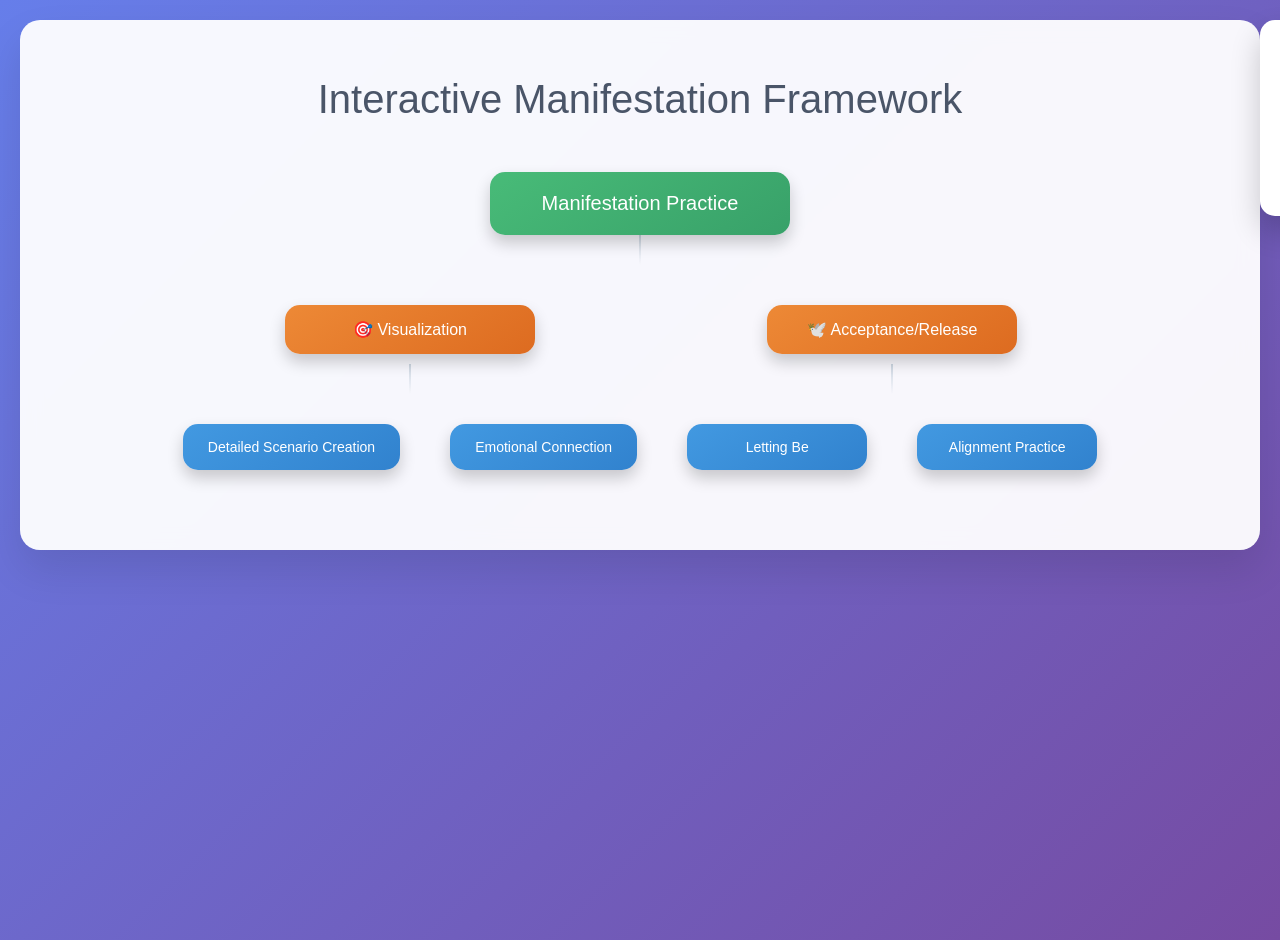
<file: pages/manifesting.html>
<!DOCTYPE html>
<html lang="en">
<head>
    <meta charset="UTF-8">
    <meta name="viewport" content="width=device-width, initial-scale=1.0">
    <title>Interactive Manifestation Framework</title>
    <style>
        body {
            font-family: 'Segoe UI', Tahoma, Geneva, Verdana, sans-serif;
            margin: 0;
            padding: 20px;
            background: linear-gradient(135deg, #667eea 0%, #764ba2 100%);
            min-height: 100vh;
            color: #333;
        }
        
        .container {
            max-width: 1200px;
            margin: 0 auto;
            background: rgba(255, 255, 255, 0.95);
            border-radius: 20px;
            padding: 30px;
            box-shadow: 0 20px 40px rgba(0, 0, 0, 0.1);
            backdrop-filter: blur(10px);
        }
        
        h1 {
            text-align: center;
            color: #4a5568;
            margin-bottom: 40px;
            font-size: 2.5rem;
            font-weight: 300;
        }
        
        .tree {
            display: flex;
            flex-direction: column;
            align-items: center;
        }
        
        .node {
            margin: 10px;
            position: relative;
        }
        
        .node-button {
            background: linear-gradient(145deg, #667eea, #764ba2);
            color: white;
            border: none;
            padding: 15px 25px;
            border-radius: 15px;
            cursor: pointer;
            font-size: 16px;
            font-weight: 500;
            box-shadow: 0 8px 16px rgba(0, 0, 0, 0.2);
            transition: all 0.3s ease;
            min-width: 200px;
            position: relative;
        }
        
        .node-button:hover {
            transform: translateY(-2px);
            box-shadow: 0 12px 24px rgba(0, 0, 0, 0.3);
            background: linear-gradient(145deg, #5a67d8, #6b46c1);
        }
        
        .node-button:active {
            transform: translateY(0);
        }
        
        .main-node .node-button {
            background: linear-gradient(145deg, #48bb78, #38a169);
            font-size: 20px;
            padding: 20px 35px;
            min-width: 300px;
        }
        
        .main-node .node-button:hover {
            background: linear-gradient(145deg, #38a169, #2f855a);
        }
        
        .sub-node .node-button {
            background: linear-gradient(145deg, #ed8936, #dd6b20);
            min-width: 250px;
        }
        
        .sub-node .node-button:hover {
            background: linear-gradient(145deg, #dd6b20, #c05621);
        }
        
        .detail-node .node-button {
            background: linear-gradient(145deg, #4299e1, #3182ce);
            font-size: 14px;
            min-width: 180px;
        }
        
        .detail-node .node-button:hover {
            background: linear-gradient(145deg, #3182ce, #2c5aa0);
        }
        
        .children {
            margin-left: 40px;
            margin-top: 20px;
            display: none;
            opacity: 0;
            transition: all 0.3s ease;
        }
        
        .children.expanded {
            display: block;
            opacity: 1;
        }
        
        .row {
            display: flex;
            justify-content: center;
            gap: 30px;
            flex-wrap: wrap;
            margin: 20px 0;
        }
        
        .branch {
            display: flex;
            flex-direction: column;
            align-items: center;
        }
        
        .info-panel {
            position: fixed;
            right: 20px;
            top: 20px;
            width: 350px;
            background: white;
            border-radius: 15px;
            padding: 25px;
            box-shadow: 0 15px 30px rgba(0, 0, 0, 0.2);
            transform: translateX(400px);
            transition: all 0.3s ease;
            max-height: 80vh;
            overflow-y: auto;
            z-index: 1000;
        }
        
        .info-panel.active {
            transform: translateX(0);
        }
        
        .info-panel h3 {
            color: #4a5568;
            margin-top: 0;
            border-bottom: 2px solid #e2e8f0;
            padding-bottom: 10px;
        }
        
        .info-panel p {
            line-height: 1.6;
            color: #718096;
        }
        
        .close-btn {
            position: absolute;
            top: 15px;
            right: 20px;
            background: none;
            border: none;
            font-size: 24px;
            cursor: pointer;
            color: #a0aec0;
        }
        
        .close-btn:hover {
            color: #4a5568;
        }
        
        .connector {
            width: 2px;
            height: 30px;
            background: linear-gradient(to bottom, #cbd5e0, transparent);
            margin: 0 auto;
        }
        
        @media (max-width: 768px) {
            .info-panel {
                position: fixed;
                right: 10px;
                left: 10px;
                top: 10px;
                width: auto;
                transform: translateY(-100vh);
            }
            
            .info-panel.active {
                transform: translateY(0);
            }
            
            .row {
                flex-direction: column;
                align-items: center;
                gap: 15px;
            }
        }
    </style>
</head>
<body>
    <div class="container">
        <h1>Interactive Manifestation Framework</h1>
        
        <div class="tree">
            <!-- Root Node -->
            <div class="node main-node">
                <button class="node-button" onclick="toggleInfo('manifestation')">
                    Manifestation Practice
                </button>
                <div class="connector"></div>
            </div>
            
            <!-- Main Branches -->
            <div class="row">
                <div class="branch">
                    <div class="node sub-node">
                        <button class="node-button" onclick="toggleInfo('visualization')">
                            🎯 Visualization
                        </button>
                    </div>
                    <div class="connector"></div>
                    
                    <!-- Visualization Sub-branches -->
                    <div class="row">
                        <div class="branch">
                            <div class="node detail-node">
                                <button class="node-button" onclick="toggleInfo('scenario-creation')">
                                    Detailed Scenario Creation
                                </button>
                            </div>
                            <div class="children">
                                <div class="node detail-node">
                                    <button class="node-button" onclick="toggleInfo('physical-env')">
                                        Physical Environment
                                    </button>
                                </div>
                                <div class="node detail-node">
                                    <button class="node-button" onclick="toggleInfo('relationships')">
                                        Relationships
                                    </button>
                                </div>
                                <div class="node detail-node">
                                    <button class="node-button" onclick="toggleInfo('experiences')">
                                        Activities/Experiences
                                    </button>
                                </div>
                            </div>
                        </div>
                        
                        <div class="branch">
                            <div class="node detail-node">
                                <button class="node-button" onclick="toggleInfo('emotional-connection')">
                                    Emotional Connection
                                </button>
                            </div>
                            <div class="children">
                                <div class="node detail-node">
                                    <button class="node-button" onclick="toggleInfo('core-feelings')">
                                        Identify Core Feelings
                                    </button>
                                </div>
                                <div class="node detail-node">
                                    <button class="node-button" onclick="toggleInfo('eye-technique')">
                                        Eye Position Technique
                                    </button>
                                </div>
                            </div>
                        </div>
                    </div>
                </div>
                
                <div class="branch">
                    <div class="node sub-node">
                        <button class="node-button" onclick="toggleInfo('acceptance')">
                            🕊️ Acceptance/Release
                        </button>
                    </div>
                    <div class="connector"></div>
                    
                    <!-- Acceptance Sub-branches -->
                    <div class="row">
                        <div class="branch">
                            <div class="node detail-node">
                                <button class="node-button" onclick="toggleInfo('letting-be')">
                                    Letting Be
                                </button>
                            </div>
                            <div class="children">
                                <div class="node detail-node">
                                    <button class="node-button" onclick="toggleInfo('emotional-awareness')">
                                        Emotional Awareness
                                    </button>
                                </div>
                                <div class="node detail-node">
                                    <button class="node-button" onclick="toggleInfo('non-resistance')">
                                        Non-Resistance
                                    </button>
                                </div>
                            </div>
                        </div>
                        
                        <div class="branch">
                            <div class="node detail-node">
                                <button class="node-button" onclick="toggleInfo('alignment-practice')">
                                    Alignment Practice
                                </button>
                            </div>
                            <div class="children">
                                <div class="node detail-node">
                                    <button class="node-button" onclick="toggleInfo('present-alignment')">
                                        Present Reality Alignment
                                    </button>
                                </div>
                                <div class="node detail-node">
                                    <button class="node-button" onclick="toggleInfo('identity-integration')">
                                        Identity Integration
                                    </button>
                                </div>
                            </div>
                        </div>
                    </div>
                </div>
            </div>
        </div>
    </div>
    
    <!-- Info Panel -->
    <div class="info-panel" id="infoPanel">
        <button class="close-btn" onclick="closeInfo()">&times;</button>
        <div id="infoContent">
            <h3>Select a node to view details</h3>
            <p>Click on any node in the manifestation framework to learn more about that specific practice or concept.</p>
        </div>
    </div>
    
    <script>
        const nodeInfo = {
            'manifestation': {
                title: 'Manifestation Practice',
                content: `The complete manifestation framework consists of two interconnected components that work together to align your inner state with your desired reality. This is not about magical thinking, but about systematically addressing both the visionary and emotional aspects of personal transformation.

The practice involves regularly engaging with both visualization and acceptance/release work to create lasting change in your identity and belief systems.`
            },
            'visualization': {
                title: 'Visualization Component',
                content: `The practice of creating detailed mental scenarios of your ideal life. This involves more than just daydreaming - it's about creating vivid, emotionally-rich experiences in your mind.

Key aspects:
• Create specific, detailed scenarios (your dream house, relationships, lifestyle)
• Focus on how you FEEL in these scenarios
• Use techniques like specific eye positioning to enhance the practice
• Allow yourself to dream big without limitations

The emotions you feel during visualization are the target feelings you're trying to cultivate in your actual life.`
            },
            'scenario-creation': {
                title: 'Detailed Scenario Creation',
                content: `Building rich, specific mental movies of your ideal life. The more detailed and vivid, the more effective the practice becomes.

Process:
• Start with a specific scene (waking up in your dream house)
• Add layers of detail (architecture, furnishings, atmosphere)
• Include other people and your relationships with them
• Focus on activities and experiences that matter to you
• Make it feel real and present, not like a distant fantasy

Remember: The goal isn't the stuff itself, but the feelings and identity that come with living this way.`
            },
            'physical-env': {
                title: 'Physical Environment',
                content: `Visualizing the spaces and places where your ideal life unfolds. This could be your home, workplace, or places you travel to.

Examples:
• Your dream house: architecture, rooms, views, atmosphere
• Workspaces that inspire and energize you  
• Natural environments where you feel most alive
• Travel destinations and the experiences they provide

Focus on how these environments make you FEEL rather than just their material aspects. What emotions arise when you imagine being in these spaces?`
            },
            'relationships': {
                title: 'Relationships',
                content: `Visualizing the quality and depth of relationships in your ideal life. This goes beyond just imagining people - it's about the feeling of connection and love.

Consider:
• Romantic relationships: the depth of intimacy and connection
• Family relationships: quality time and mutual support
• Friendships: shared adventures and deep conversations
• Professional relationships: collaboration and mutual respect

The key is feeling the emotions of being truly seen, appreciated, and loved. What does it feel like to have these connections in your life?`
            },
            'experiences': {
                title: 'Activities/Experiences',
                content: `Imagining the activities, adventures, and daily experiences of your ideal life. Often these are more important than material possessions.

Examples:
• Travel experiences: exploring new cultures, landscapes
• Creative pursuits: expressing yourself through art, music, writing
• Physical activities: sports, outdoor adventures, fitness
• Learning experiences: acquiring new skills, knowledge
• Service activities: contributing to causes you care about

Focus on experiences that would make you feel most alive, fulfilled, and authentic to who you truly are.`
            },
            'emotional-connection': {
                title: 'Emotional Connection',
                content: `The most crucial aspect of visualization - connecting with the feelings that your ideal scenarios would generate. These emotions are what you're ultimately trying to cultivate.

The process:
• As you visualize, pay close attention to how you feel
• Identify the core emotions: joy, peace, love, excitement, fulfillment
• Amplify these feelings during the visualization
• Remember these are the feelings you're seeking to create in your current life

These emotions become your internal compass, guiding you toward choices and actions that align with your true desires.`
            },
            'core-feelings': {
                title: 'Identify Core Feelings',
                content: `Learning to recognize and name the specific emotions that arise during your visualizations. These core feelings are what you're actually seeking through manifestation.

Common core feelings:
• Peace and contentment
• Joy and excitement  
• Love and connection
• Freedom and autonomy
• Purpose and meaning
• Security and stability
• Adventure and novelty

Practice: During visualization, pause and ask "How do I feel right now?" Name the specific emotions rather than staying in the visual details.`
            },
            'eye-technique': {
                title: 'Eye Position Technique',
                content: `A specific physical technique to enhance visualization by positioning your eyes in a way that promotes vivid mental imagery.

The technique:
• Close your eyes or look slightly upward (about 20-30 degrees above horizontal)
• This eye position is associated with visual memory and imagination
• Some practitioners find looking up and to the right enhances creative visualization
• Experiment to find what works best for you

This simple physical adjustment can significantly improve the clarity and emotional impact of your visualizations.`
            },
            'acceptance': {
                title: 'Acceptance/Release Component',
                content: `The complementary practice to visualization that deals with the internal resistance, limiting beliefs, and emotional patterns that arise when you visualize your ideal life.

This component has two main aspects:
1. Letting Be: Allowing the emotions and objections that arise without resistance
2. Alignment Practice: Finding ways your desired reality is already present in your life

This prevents visualization from becoming frustrating or creating more neediness, and instead transforms your internal landscape to be receptive to your desires.`
            },
            'letting-be': {
                title: 'Letting Be',
                content: `The practice of allowing whatever emotions, thoughts, or objections arise during visualization to exist without trying to fix, change, or eliminate them.

Key principles:
• When objections arise ("this is impossible," "I don't deserve this"), don't fight them
• Instead, feel the emotion behind the objection
• Think of these emotions as inner children who developed protective beliefs
• Let these emotional parts be seen and felt without judgment
• Lean into difficult emotions rather than avoiding them

This creates space for old patterns to release naturally instead of being suppressed.`
            },
            'emotional-awareness': {
                title: 'Emotional Awareness',
                content: `Developing the ability to recognize and feel the emotions that arise when you visualize, particularly the resistant or fearful ones.

The process:
• Notice when visualization brings up emotions like fear, sadness, or anger
• Recognize these as parts of you that developed protective beliefs (often in childhood)
• See these emotions as inner children who need attention, not problems to solve
• Practice feeling these emotions in your body without trying to change them

This awareness is the first step in allowing old patterns to transform naturally.`
            },
            'non-resistance': {
                title: 'Non-Resistance',
                content: `The practice of not fighting against the difficult emotions or limiting beliefs that arise during manifestation work.

Techniques:
• When you notice resistance, breathe into it rather than pushing it away
• Lean into uncomfortable feelings to help them move through you
• Avoid trying to convince yourself that limiting beliefs are wrong
• Let contradictory thoughts and feelings coexist without needing to resolve them immediately

Non-resistance allows your emotional system to naturally release old patterns rather than reinforcing them through struggle.`
            },
            'alignment-practice': {
                title: 'Alignment Practice',
                content: `Finding ways that your visualized desires are already present in your current life, which builds gratitude and reduces neediness around your goals.

Two main approaches:
1. Present Reality Alignment: Finding evidence that you already have what you desire
2. Identity Integration: Collecting evidence that supports your desired identity

This practice shifts you from "I need this to be happy" to "I already have this in many ways and am grateful for more." This removes the desperate energy that often blocks manifestation.`
            },
            'present-alignment': {
                title: 'Present Reality Alignment',
                content: `The practice of recognizing how your current life already contains elements of what you're visualizing.

Examples:
• If you desire a large property for recreation, you might realize you have access to national forests nearby
• If you want loving relationships, you might recognize the love already present from family or friends  
• If you want freedom to travel, you might appreciate the freedom you do have in your current location

This builds genuine gratitude and reduces the sense that your happiness depends on external changes. You start to see abundance that was previously invisible.`
            },
            'identity-integration': {
                title: 'Identity Integration',
                content: `Collecting evidence from your past and present that supports the identity you want to embody, rather than focusing on evidence of limitation.

The process:
• If you want to be "good with relationships," recall times when you did connect well with others
• If you want to be "financially abundant," remember times when money flowed easily to you
• If you want to be "creative," acknowledge the creative things you've already done

Your mind forms identity based on evidence. By consciously collecting positive evidence, you can shift your self-concept to align with your desires. The mind wants evidence, not just positive affirmations.`
            }
        };
        
        function toggleInfo(nodeId) {
            const panel = document.getElementById('infoPanel');
            const content = document.getElementById('infoContent');
            const info = nodeInfo[nodeId];
            
            if (info) {
                content.innerHTML = `
                    <h3>${info.title}</h3>
                    <p>${info.content.replace(/\n/g, '<br><br>')}</p>
                `;
                panel.classList.add('active');
            }
        }
        
        function closeInfo() {
            const panel = document.getElementById('infoPanel');
            panel.classList.remove('active');
        }
        
        // Close panel when clicking outside
        document.addEventListener('click', function(event) {
            const panel = document.getElementById('infoPanel');
            const isClickInside = panel.contains(event.target) || event.target.classList.contains('node-button');
            
            if (!isClickInside) {
                panel.classList.remove('active');
            }
        });
        
        // Add some subtle animations on load
        window.addEventListener('load', function() {
            const nodes = document.querySelectorAll('.node');
            nodes.forEach((node, index) => {
                node.style.opacity = '0';
                node.style.transform = 'translateY(20px)';
                setTimeout(() => {
                    node.style.transition = 'all 0.5s ease';
                    node.style.opacity = '1';
                    node.style.transform = 'translateY(0)';
                }, index * 100);
            });
        });
    </script>
</body>
</html>
</file>
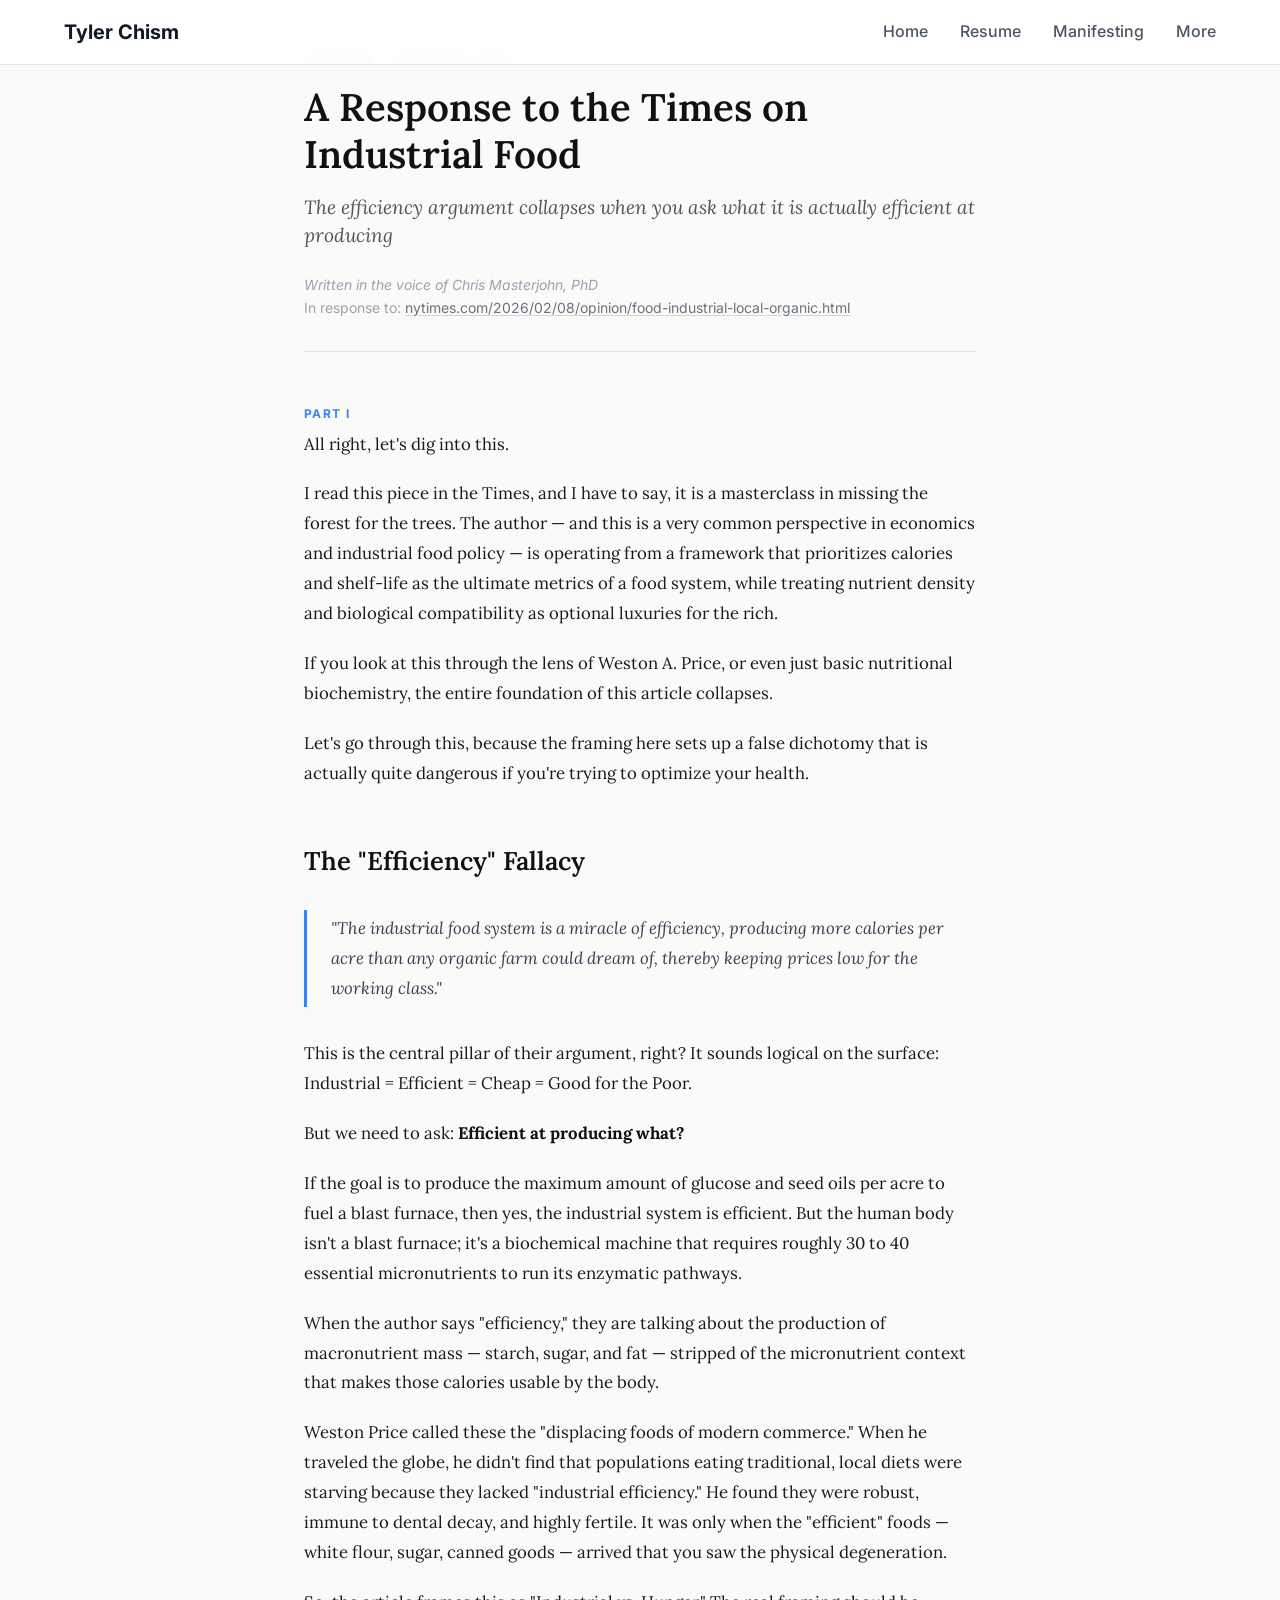
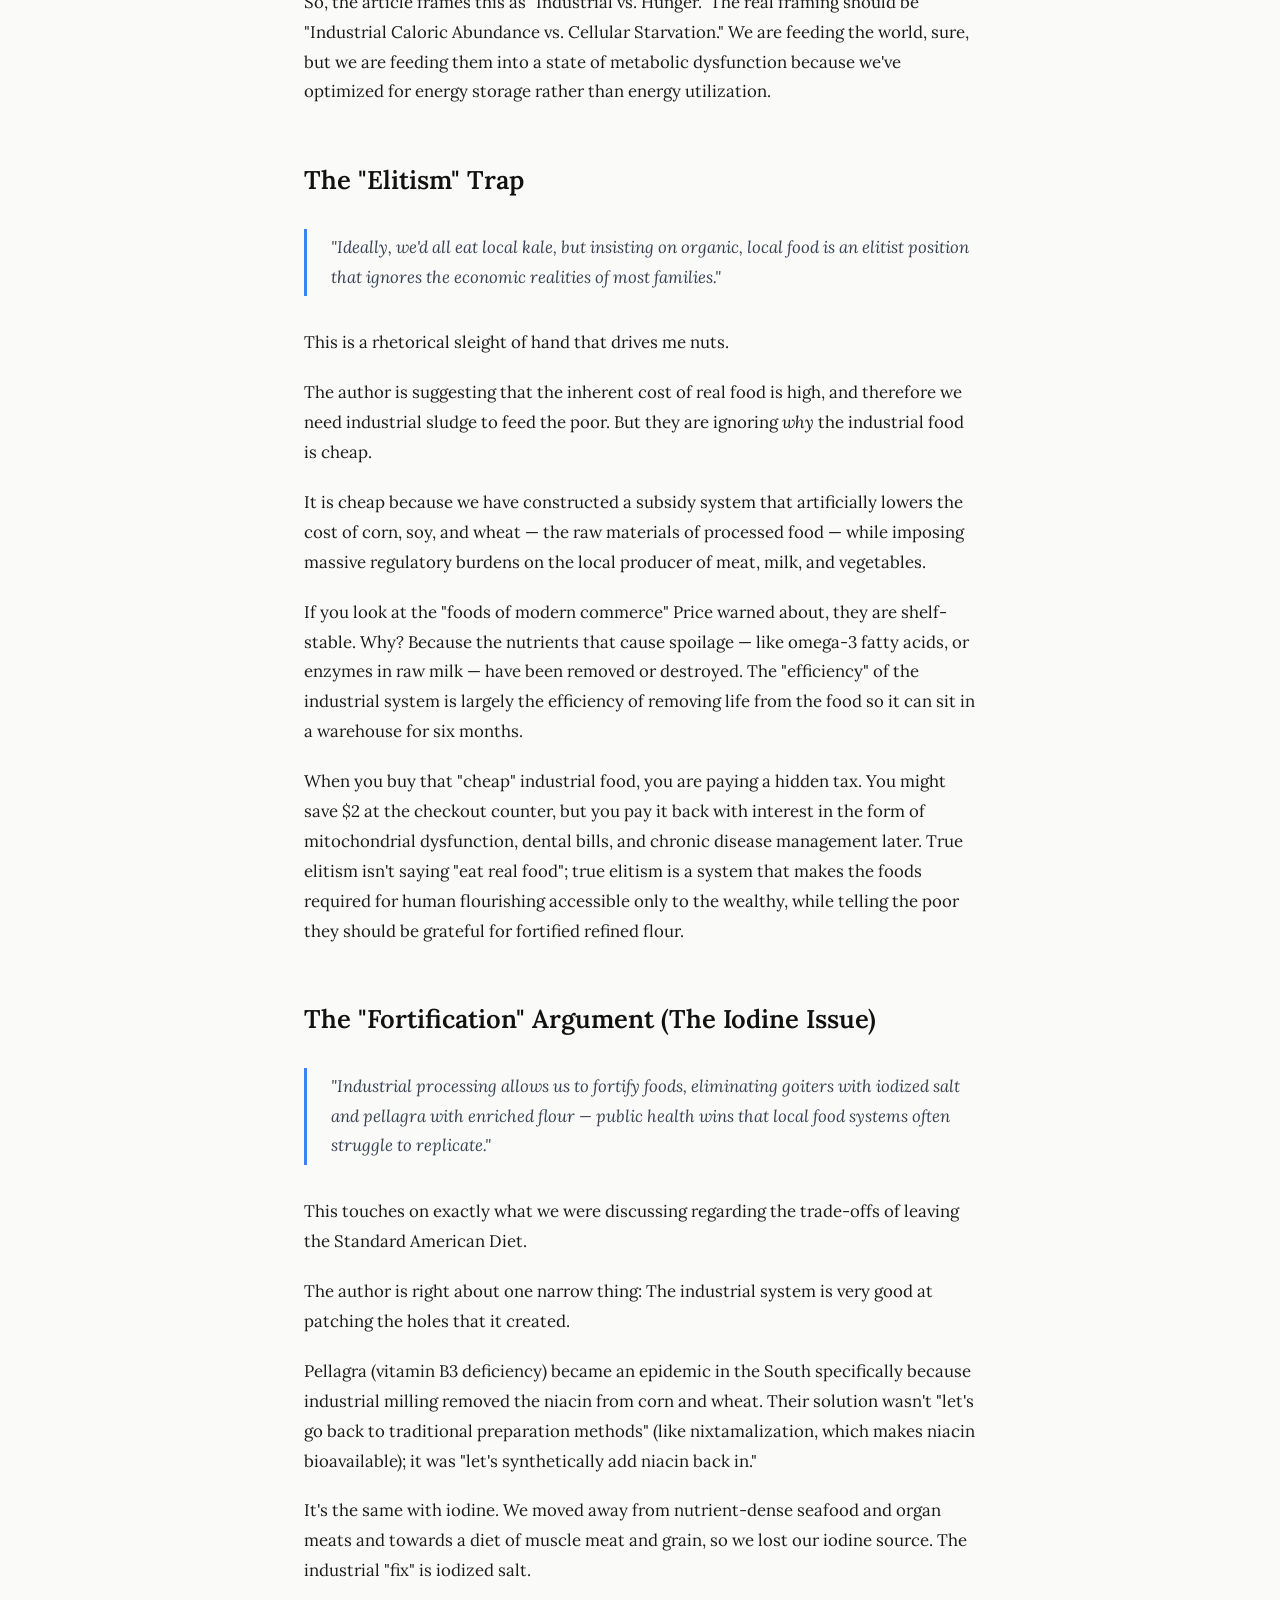
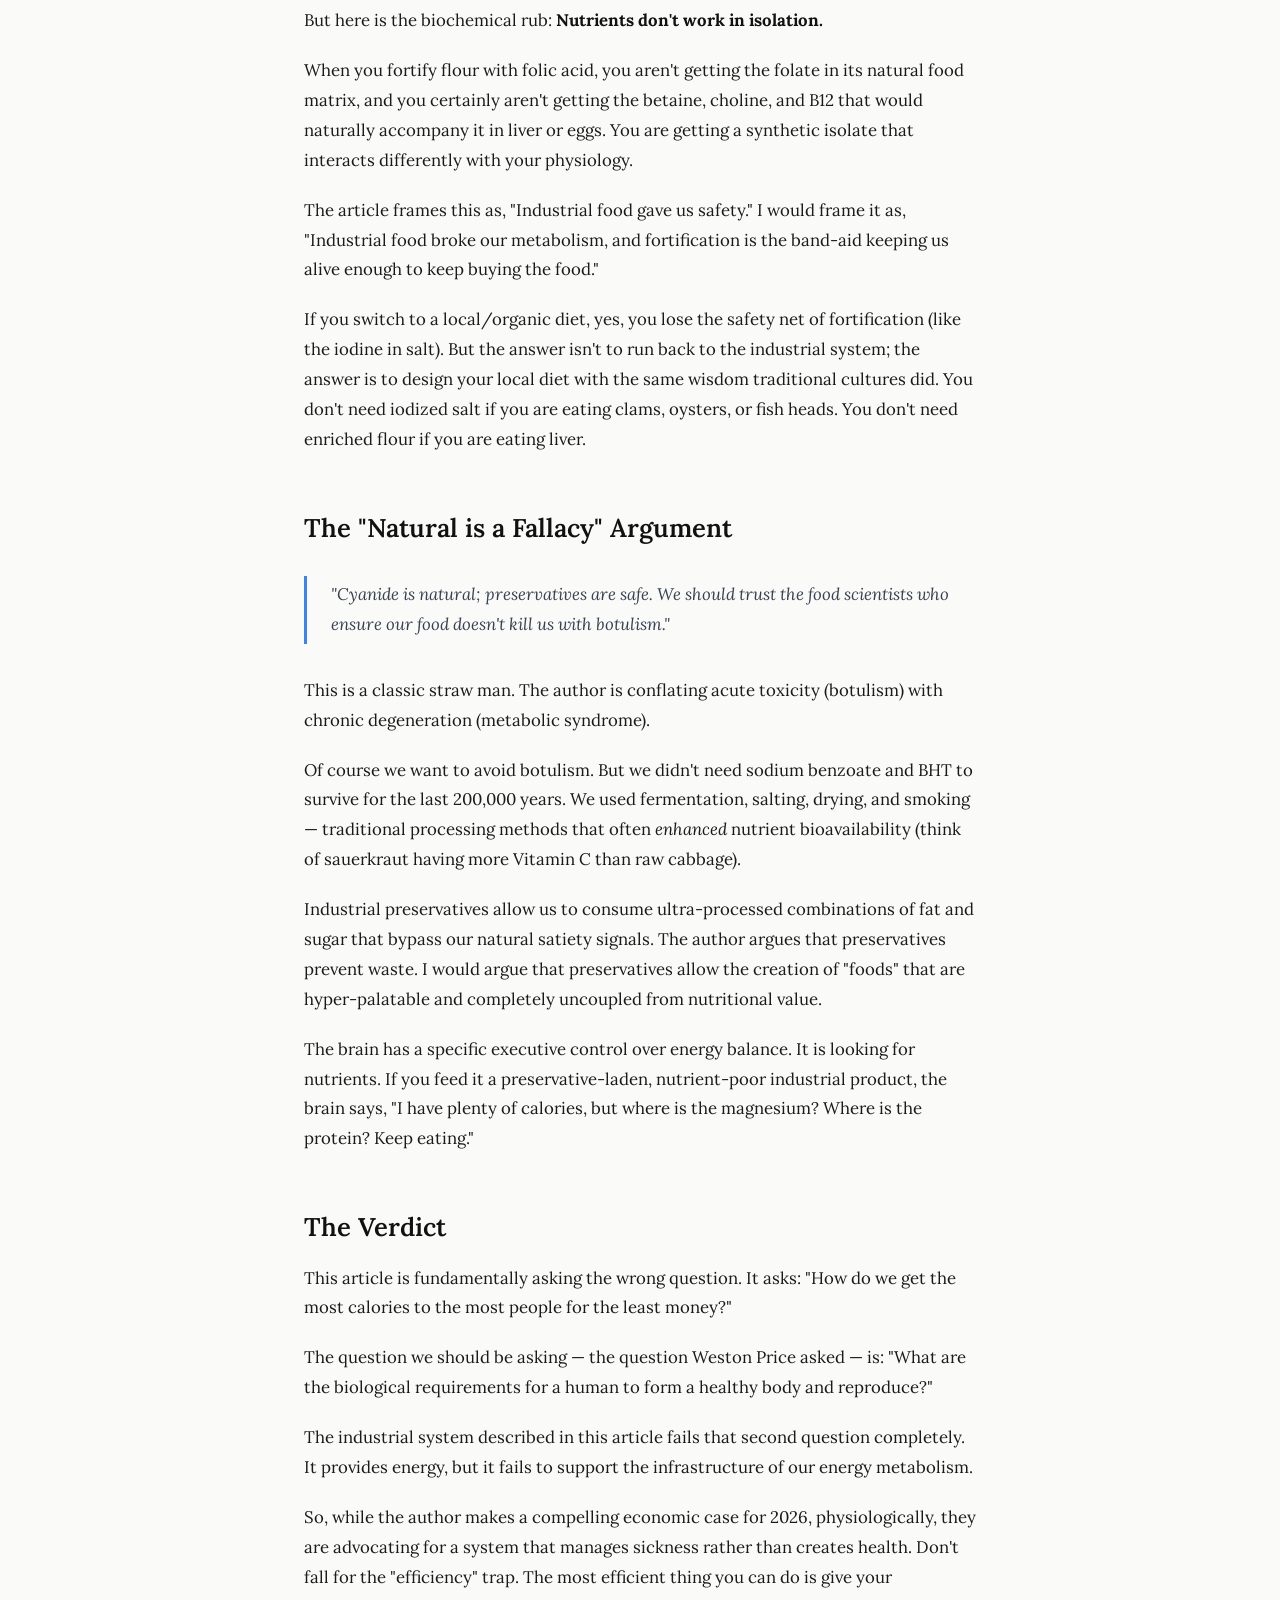
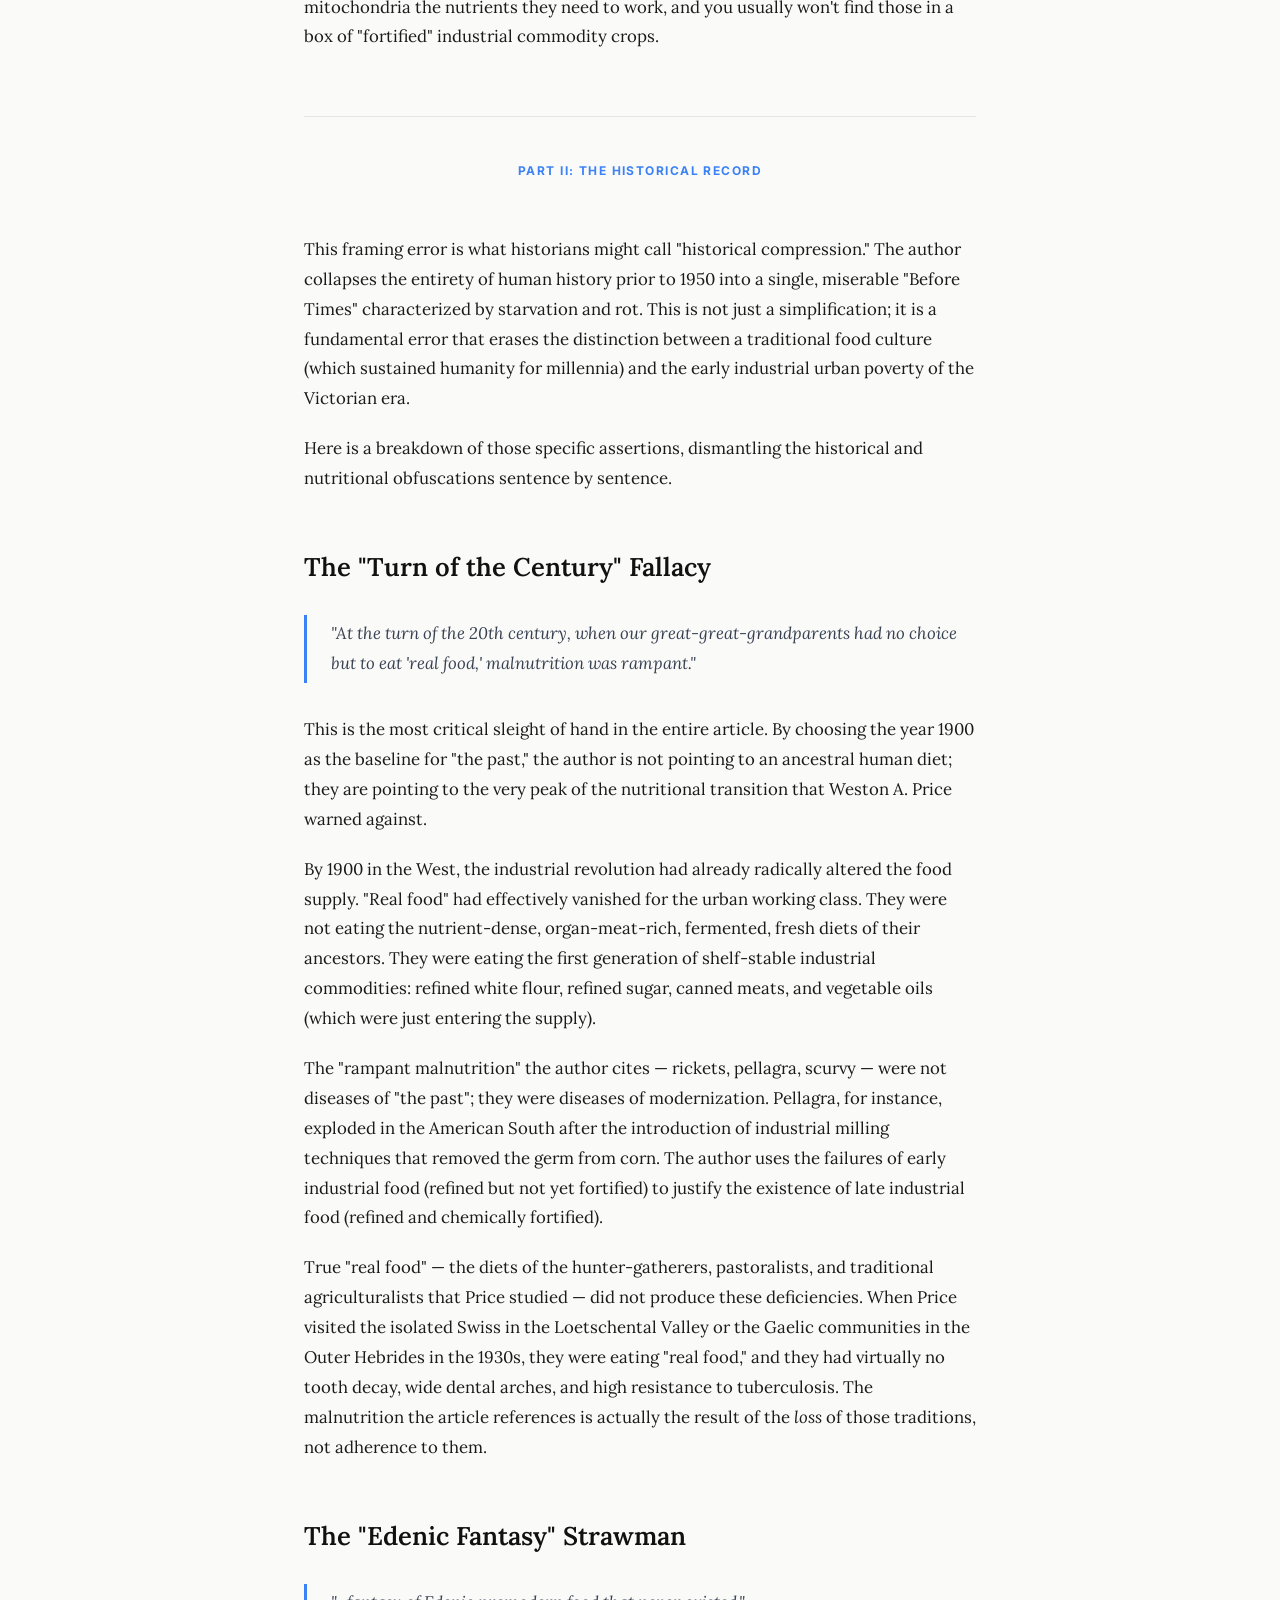
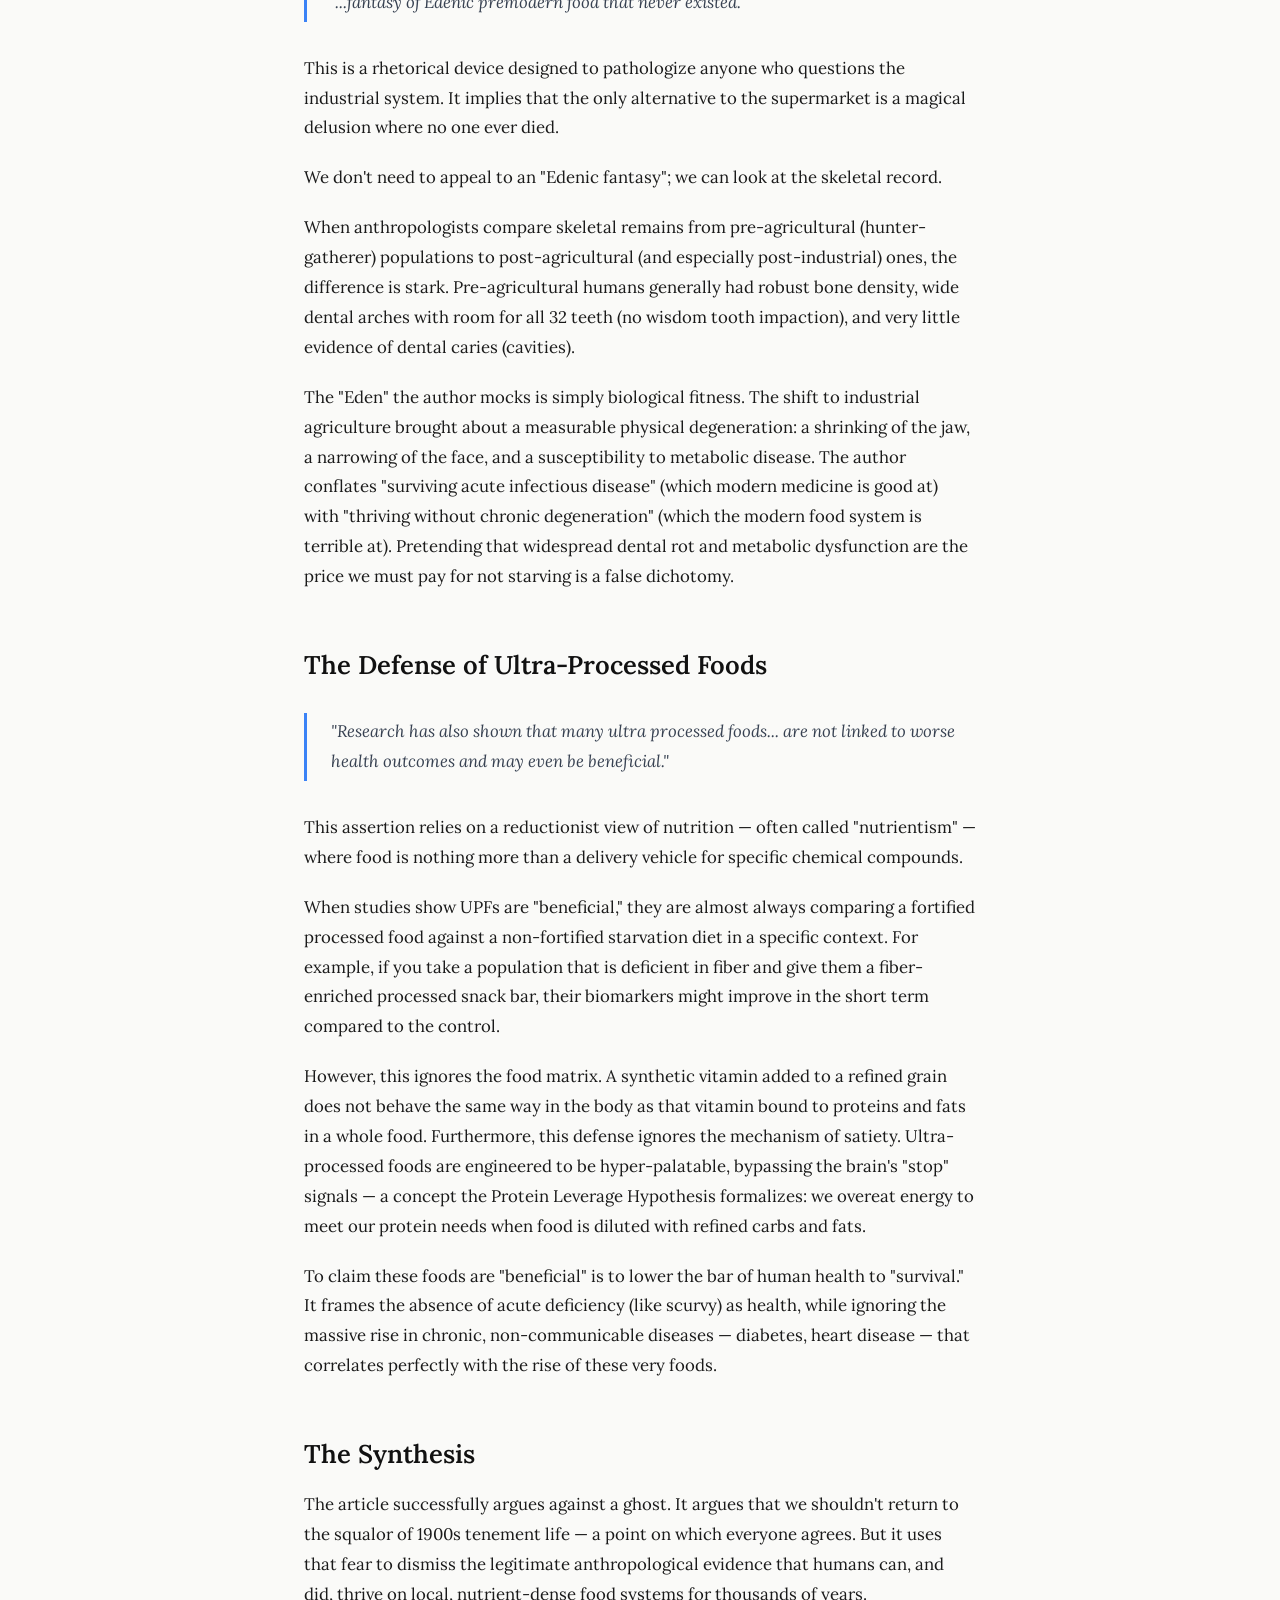
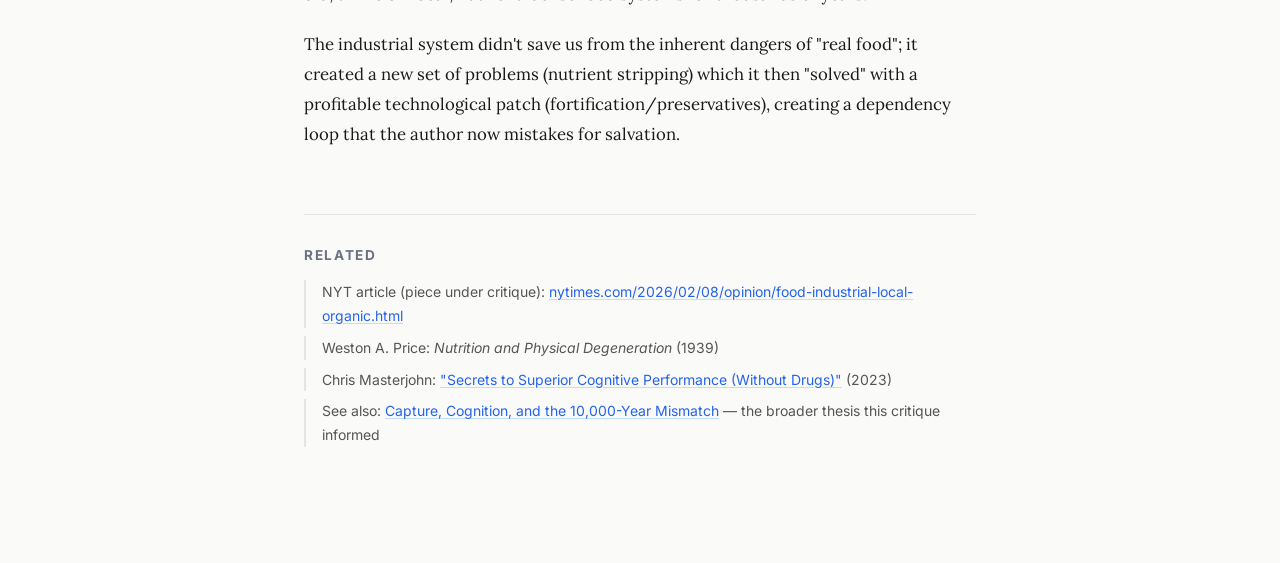
<file: pages/nyt-food-critique.html>
<!DOCTYPE html>
<html lang="en">
<head>
    <meta charset="UTF-8">
    <meta name="viewport" content="width=device-width, initial-scale=1.0">
    <title>A Response to the Times on Industrial Food — Chris Masterjohn Voice</title>
    <link rel="stylesheet" href="../styles.css?v=3.0">
    <link rel="stylesheet" type="text/css" href="//fonts.googleapis.com/css2?family=Inter:wght@300;400;500;600;700&family=Lora:ital,wght@0,400;0,600;1,400&display=swap" />
    <meta name="description" content="A nutritional biochemistry critique of the NYT's case for industrial food, written in the voice of Chris Masterjohn, PhD.">
    <style>
        body {
            background-color: #fafaf8;
            color: #1a1a1a;
        }

        .article-wrapper {
            max-width: 720px;
            margin: 0 auto;
            padding: 3rem 1.5rem 6rem;
        }

        .article-header {
            margin-bottom: 3rem;
            padding-bottom: 2rem;
            border-bottom: 1px solid #e5e5e0;
        }

        .article-eyebrow {
            font-size: 0.8rem;
            font-weight: 600;
            letter-spacing: 0.12em;
            text-transform: uppercase;
            color: #6b7280;
            margin-bottom: 1rem;
        }

        .article-title {
            font-family: 'Lora', Georgia, serif;
            font-size: 2.4rem;
            font-weight: 600;
            line-height: 1.2;
            color: #111;
            margin-bottom: 1rem;
        }

        .article-subtitle {
            font-family: 'Lora', Georgia, serif;
            font-size: 1.2rem;
            font-weight: 400;
            font-style: italic;
            color: #555;
            margin-bottom: 1.5rem;
            line-height: 1.5;
        }

        .article-meta {
            font-size: 0.875rem;
            color: #9ca3af;
            line-height: 1.6;
        }

        .article-meta a {
            color: #6b7280;
            text-decoration: underline;
            text-decoration-color: #d1d5db;
            text-underline-offset: 2px;
        }

        .article-meta a:hover {
            color: #374151;
            text-decoration-color: #9ca3af;
        }

        .article-body h2 {
            font-family: 'Lora', Georgia, serif;
            font-size: 1.6rem;
            font-weight: 600;
            color: #111;
            margin-top: 3.5rem;
            margin-bottom: 1.25rem;
            line-height: 1.3;
        }

        .article-body h3 {
            font-family: 'Inter', system-ui, sans-serif;
            font-size: 1.05rem;
            font-weight: 700;
            color: #222;
            margin-top: 2.5rem;
            margin-bottom: 0.75rem;
            letter-spacing: 0.01em;
        }

        .article-body p {
            font-size: 1.05rem;
            line-height: 1.78;
            color: #1a1a1a;
            margin-bottom: 1.25rem;
            font-family: 'Lora', Georgia, serif;
            font-weight: 400;
        }

        .article-body ul, .article-body ol {
            margin-bottom: 1.25rem;
            padding-left: 1.5rem;
        }

        .article-body li {
            font-size: 1.05rem;
            line-height: 1.78;
            color: #1a1a1a;
            margin-bottom: 0.5rem;
            font-family: 'Lora', Georgia, serif;
        }

        .article-body blockquote {
            border-left: 3px solid #3b82f6;
            margin: 2rem 0;
            padding: 0.25rem 0 0.25rem 1.5rem;
        }

        .article-body blockquote p {
            font-style: italic;
            color: #374151;
            margin-bottom: 0;
        }

        .article-body hr {
            border: none;
            border-top: 1px solid #e5e5e0;
            margin: 2.5rem 0;
        }

        .article-body a {
            color: #2563eb;
            text-decoration: underline;
            text-decoration-color: #bfdbfe;
            text-underline-offset: 2px;
            transition: text-decoration-color 0.15s;
        }

        .article-body a:hover {
            text-decoration-color: #2563eb;
        }

        .article-body strong {
            font-weight: 700;
            color: #111;
        }

        .article-body em {
            font-style: italic;
        }

        .part-divider {
            margin: 4rem 0 3rem;
            text-align: center;
        }

        .part-divider-rule {
            border: none;
            border-top: 2px solid #e5e5e0;
            margin-bottom: 2rem;
        }

        .part-label {
            display: inline-block;
            font-size: 0.75rem;
            font-weight: 700;
            letter-spacing: 0.12em;
            text-transform: uppercase;
            color: #3b82f6;
            margin-bottom: 0.4rem;
            font-family: 'Inter', system-ui, sans-serif;
        }

        .references-section {
            margin-top: 4rem;
            padding-top: 2rem;
            border-top: 1px solid #e5e5e0;
        }

        .references-section h2 {
            font-family: 'Inter', system-ui, sans-serif !important;
            font-size: 0.85rem !important;
            font-weight: 700;
            letter-spacing: 0.12em;
            text-transform: uppercase;
            color: #6b7280 !important;
            margin-bottom: 1rem !important;
            margin-top: 0 !important;
        }

        .references-section ul {
            list-style: none;
            padding: 0;
        }

        .references-section li {
            font-size: 0.875rem;
            line-height: 1.7;
            color: #555;
            margin-bottom: 0.5rem;
            padding-left: 1rem;
            border-left: 2px solid #e5e5e0;
            font-family: 'Inter', system-ui, sans-serif !important;
        }

        @media (max-width: 640px) {
            .article-title {
                font-size: 1.75rem;
            }
            .article-wrapper {
                padding: 2rem 1.25rem 4rem;
            }
            .article-body h2 {
                font-size: 1.35rem;
            }
        }
    </style>
</head>
<body>
    <!-- Navigation -->
    <nav class="navbar">
        <div class="nav-container">
            <div class="nav-logo">
                <a href="../index.html">Tyler Chism</a>
            </div>
            <div class="nav-menu" id="nav-menu">
                <a href="../index.html#home" class="nav-link">Home</a>
                <a href="interactive-resume.html" class="nav-link">Resume</a>
                <a href="manifesting.html" class="nav-link">Manifesting</a>
                <a href="more.html" class="nav-link">More</a>
            </div>
            <div class="nav-toggle" id="nav-toggle">
                <span class="bar"></span>
                <span class="bar"></span>
                <span class="bar"></span>
            </div>
        </div>
    </nav>

    <div class="article-wrapper">

        <header class="article-header">
            <div class="article-eyebrow">Critique &middot; February 2026</div>
            <h1 class="article-title">A Response to the Times on Industrial Food</h1>
            <div class="article-subtitle">The efficiency argument collapses when you ask what it is actually efficient at producing</div>
            <div class="article-meta">
                <em>Written in the voice of Chris Masterjohn, PhD</em><br>
                In response to: <a href="https://www.nytimes.com/2026/02/08/opinion/food-industrial-local-organic.html" target="_blank" rel="noopener">nytimes.com/2026/02/08/opinion/food-industrial-local-organic.html</a>
            </div>
        </header>

        <div class="article-body">

            <!-- Part I -->
            <span class="part-label">Part I</span>

            <p>All right, let's dig into this.</p>

            <p>I read this piece in the Times, and I have to say, it is a masterclass in missing the forest for the trees. The author — and this is a very common perspective in economics and industrial food policy — is operating from a framework that prioritizes calories and shelf-life as the ultimate metrics of a food system, while treating nutrient density and biological compatibility as optional luxuries for the rich.</p>

            <p>If you look at this through the lens of Weston A. Price, or even just basic nutritional biochemistry, the entire foundation of this article collapses.</p>

            <p>Let's go through this, because the framing here sets up a false dichotomy that is actually quite dangerous if you're trying to optimize your health.</p>

            <h2>The "Efficiency" Fallacy</h2>

            <blockquote>
                <p>"The industrial food system is a miracle of efficiency, producing more calories per acre than any organic farm could dream of, thereby keeping prices low for the working class."</p>
            </blockquote>

            <p>This is the central pillar of their argument, right? It sounds logical on the surface: Industrial = Efficient = Cheap = Good for the Poor.</p>

            <p>But we need to ask: <strong>Efficient at producing what?</strong></p>

            <p>If the goal is to produce the maximum amount of glucose and seed oils per acre to fuel a blast furnace, then yes, the industrial system is efficient. But the human body isn't a blast furnace; it's a biochemical machine that requires roughly 30 to 40 essential micronutrients to run its enzymatic pathways.</p>

            <p>When the author says "efficiency," they are talking about the production of macronutrient mass — starch, sugar, and fat — stripped of the micronutrient context that makes those calories usable by the body.</p>

            <p>Weston Price called these the "displacing foods of modern commerce." When he traveled the globe, he didn't find that populations eating traditional, local diets were starving because they lacked "industrial efficiency." He found they were robust, immune to dental decay, and highly fertile. It was only when the "efficient" foods — white flour, sugar, canned goods — arrived that you saw the physical degeneration.</p>

            <p>So, the article frames this as "Industrial vs. Hunger." The real framing should be "Industrial Caloric Abundance vs. Cellular Starvation." We are feeding the world, sure, but we are feeding them into a state of metabolic dysfunction because we've optimized for energy storage rather than energy utilization.</p>

            <h2>The "Elitism" Trap</h2>

            <blockquote>
                <p>"Ideally, we'd all eat local kale, but insisting on organic, local food is an elitist position that ignores the economic realities of most families."</p>
            </blockquote>

            <p>This is a rhetorical sleight of hand that drives me nuts.</p>

            <p>The author is suggesting that the inherent cost of real food is high, and therefore we need industrial sludge to feed the poor. But they are ignoring <em>why</em> the industrial food is cheap.</p>

            <p>It is cheap because we have constructed a subsidy system that artificially lowers the cost of corn, soy, and wheat — the raw materials of processed food — while imposing massive regulatory burdens on the local producer of meat, milk, and vegetables.</p>

            <p>If you look at the "foods of modern commerce" Price warned about, they are shelf-stable. Why? Because the nutrients that cause spoilage — like omega-3 fatty acids, or enzymes in raw milk — have been removed or destroyed. The "efficiency" of the industrial system is largely the efficiency of removing life from the food so it can sit in a warehouse for six months.</p>

            <p>When you buy that "cheap" industrial food, you are paying a hidden tax. You might save $2 at the checkout counter, but you pay it back with interest in the form of mitochondrial dysfunction, dental bills, and chronic disease management later. True elitism isn't saying "eat real food"; true elitism is a system that makes the foods required for human flourishing accessible only to the wealthy, while telling the poor they should be grateful for fortified refined flour.</p>

            <h2>The "Fortification" Argument (The Iodine Issue)</h2>

            <blockquote>
                <p>"Industrial processing allows us to fortify foods, eliminating goiters with iodized salt and pellagra with enriched flour — public health wins that local food systems often struggle to replicate."</p>
            </blockquote>

            <p>This touches on exactly what we were discussing regarding the trade-offs of leaving the Standard American Diet.</p>

            <p>The author is right about one narrow thing: The industrial system is very good at patching the holes that it created.</p>

            <p>Pellagra (vitamin B3 deficiency) became an epidemic in the South specifically because industrial milling removed the niacin from corn and wheat. Their solution wasn't "let's go back to traditional preparation methods" (like nixtamalization, which makes niacin bioavailable); it was "let's synthetically add niacin back in."</p>

            <p>It's the same with iodine. We moved away from nutrient-dense seafood and organ meats and towards a diet of muscle meat and grain, so we lost our iodine source. The industrial "fix" is iodized salt.</p>

            <p>But here is the biochemical rub: <strong>Nutrients don't work in isolation.</strong></p>

            <p>When you fortify flour with folic acid, you aren't getting the folate in its natural food matrix, and you certainly aren't getting the betaine, choline, and B12 that would naturally accompany it in liver or eggs. You are getting a synthetic isolate that interacts differently with your physiology.</p>

            <p>The article frames this as, "Industrial food gave us safety." I would frame it as, "Industrial food broke our metabolism, and fortification is the band-aid keeping us alive enough to keep buying the food."</p>

            <p>If you switch to a local/organic diet, yes, you lose the safety net of fortification (like the iodine in salt). But the answer isn't to run back to the industrial system; the answer is to design your local diet with the same wisdom traditional cultures did. You don't need iodized salt if you are eating clams, oysters, or fish heads. You don't need enriched flour if you are eating liver.</p>

            <h2>The "Natural is a Fallacy" Argument</h2>

            <blockquote>
                <p>"Cyanide is natural; preservatives are safe. We should trust the food scientists who ensure our food doesn't kill us with botulism."</p>
            </blockquote>

            <p>This is a classic straw man. The author is conflating acute toxicity (botulism) with chronic degeneration (metabolic syndrome).</p>

            <p>Of course we want to avoid botulism. But we didn't need sodium benzoate and BHT to survive for the last 200,000 years. We used fermentation, salting, drying, and smoking — traditional processing methods that often <em>enhanced</em> nutrient bioavailability (think of sauerkraut having more Vitamin C than raw cabbage).</p>

            <p>Industrial preservatives allow us to consume ultra-processed combinations of fat and sugar that bypass our natural satiety signals. The author argues that preservatives prevent waste. I would argue that preservatives allow the creation of "foods" that are hyper-palatable and completely uncoupled from nutritional value.</p>

            <p>The brain has a specific executive control over energy balance. It is looking for nutrients. If you feed it a preservative-laden, nutrient-poor industrial product, the brain says, "I have plenty of calories, but where is the magnesium? Where is the protein? Keep eating."</p>

            <h2>The Verdict</h2>

            <p>This article is fundamentally asking the wrong question. It asks: "How do we get the most calories to the most people for the least money?"</p>

            <p>The question we should be asking — the question Weston Price asked — is: "What are the biological requirements for a human to form a healthy body and reproduce?"</p>

            <p>The industrial system described in this article fails that second question completely. It provides energy, but it fails to support the infrastructure of our energy metabolism.</p>

            <p>So, while the author makes a compelling economic case for 2026, physiologically, they are advocating for a system that manages sickness rather than creates health. Don't fall for the "efficiency" trap. The most efficient thing you can do is give your mitochondria the nutrients they need to work, and you usually won't find those in a box of "fortified" industrial commodity crops.</p>

            <!-- Part II Divider -->
            <div class="part-divider">
                <hr class="part-divider-rule">
                <span class="part-label">Part II: The Historical Record</span>
            </div>

            <p>This framing error is what historians might call "historical compression." The author collapses the entirety of human history prior to 1950 into a single, miserable "Before Times" characterized by starvation and rot. This is not just a simplification; it is a fundamental error that erases the distinction between a traditional food culture (which sustained humanity for millennia) and the early industrial urban poverty of the Victorian era.</p>

            <p>Here is a breakdown of those specific assertions, dismantling the historical and nutritional obfuscations sentence by sentence.</p>

            <h2>The "Turn of the Century" Fallacy</h2>

            <blockquote>
                <p>"At the turn of the 20th century, when our great-great-grandparents had no choice but to eat 'real food,' malnutrition was rampant."</p>
            </blockquote>

            <p>This is the most critical sleight of hand in the entire article. By choosing the year 1900 as the baseline for "the past," the author is not pointing to an ancestral human diet; they are pointing to the very peak of the nutritional transition that Weston A. Price warned against.</p>

            <p>By 1900 in the West, the industrial revolution had already radically altered the food supply. "Real food" had effectively vanished for the urban working class. They were not eating the nutrient-dense, organ-meat-rich, fermented, fresh diets of their ancestors. They were eating the first generation of shelf-stable industrial commodities: refined white flour, refined sugar, canned meats, and vegetable oils (which were just entering the supply).</p>

            <p>The "rampant malnutrition" the author cites — rickets, pellagra, scurvy — were not diseases of "the past"; they were diseases of modernization. Pellagra, for instance, exploded in the American South after the introduction of industrial milling techniques that removed the germ from corn. The author uses the failures of early industrial food (refined but not yet fortified) to justify the existence of late industrial food (refined and chemically fortified).</p>

            <p>True "real food" — the diets of the hunter-gatherers, pastoralists, and traditional agriculturalists that Price studied — did not produce these deficiencies. When Price visited the isolated Swiss in the Loetschental Valley or the Gaelic communities in the Outer Hebrides in the 1930s, they were eating "real food," and they had virtually no tooth decay, wide dental arches, and high resistance to tuberculosis. The malnutrition the article references is actually the result of the <em>loss</em> of those traditions, not adherence to them.</p>

            <h2>The "Edenic Fantasy" Strawman</h2>

            <blockquote>
                <p>"...fantasy of Edenic premodern food that never existed."</p>
            </blockquote>

            <p>This is a rhetorical device designed to pathologize anyone who questions the industrial system. It implies that the only alternative to the supermarket is a magical delusion where no one ever died.</p>

            <p>We don't need to appeal to an "Edenic fantasy"; we can look at the skeletal record.</p>

            <p>When anthropologists compare skeletal remains from pre-agricultural (hunter-gatherer) populations to post-agricultural (and especially post-industrial) ones, the difference is stark. Pre-agricultural humans generally had robust bone density, wide dental arches with room for all 32 teeth (no wisdom tooth impaction), and very little evidence of dental caries (cavities).</p>

            <p>The "Eden" the author mocks is simply biological fitness. The shift to industrial agriculture brought about a measurable physical degeneration: a shrinking of the jaw, a narrowing of the face, and a susceptibility to metabolic disease. The author conflates "surviving acute infectious disease" (which modern medicine is good at) with "thriving without chronic degeneration" (which the modern food system is terrible at). Pretending that widespread dental rot and metabolic dysfunction are the price we must pay for not starving is a false dichotomy.</p>

            <h2>The Defense of Ultra-Processed Foods</h2>

            <blockquote>
                <p>"Research has also shown that many ultra processed foods... are not linked to worse health outcomes and may even be beneficial."</p>
            </blockquote>

            <p>This assertion relies on a reductionist view of nutrition — often called "nutrientism" — where food is nothing more than a delivery vehicle for specific chemical compounds.</p>

            <p>When studies show UPFs are "beneficial," they are almost always comparing a fortified processed food against a non-fortified starvation diet in a specific context. For example, if you take a population that is deficient in fiber and give them a fiber-enriched processed snack bar, their biomarkers might improve in the short term compared to the control.</p>

            <p>However, this ignores the food matrix. A synthetic vitamin added to a refined grain does not behave the same way in the body as that vitamin bound to proteins and fats in a whole food. Furthermore, this defense ignores the mechanism of satiety. Ultra-processed foods are engineered to be hyper-palatable, bypassing the brain's "stop" signals — a concept the Protein Leverage Hypothesis formalizes: we overeat energy to meet our protein needs when food is diluted with refined carbs and fats.</p>

            <p>To claim these foods are "beneficial" is to lower the bar of human health to "survival." It frames the absence of acute deficiency (like scurvy) as health, while ignoring the massive rise in chronic, non-communicable diseases — diabetes, heart disease — that correlates perfectly with the rise of these very foods.</p>

            <h2>The Synthesis</h2>

            <p>The article successfully argues against a ghost. It argues that we shouldn't return to the squalor of 1900s tenement life — a point on which everyone agrees. But it uses that fear to dismiss the legitimate anthropological evidence that humans can, and did, thrive on local, nutrient-dense food systems for thousands of years.</p>

            <p>The industrial system didn't save us from the inherent dangers of "real food"; it created a new set of problems (nutrient stripping) which it then "solved" with a profitable technological patch (fortification/preservatives), creating a dependency loop that the author now mistakes for salvation.</p>

        </div><!-- end .article-body -->

        <div class="references-section article-body">
            <h2>Related</h2>
            <ul>
                <li>NYT article (piece under critique): <a href="https://www.nytimes.com/2026/02/08/opinion/food-industrial-local-organic.html" target="_blank" rel="noopener">nytimes.com/2026/02/08/opinion/food-industrial-local-organic.html</a></li>
                <li>Weston A. Price: <em>Nutrition and Physical Degeneration</em> (1939)</li>
                <li>Chris Masterjohn: <a href="https://www.youtube.com/watch?v=5Qt4ak1Je9s" target="_blank" rel="noopener">"Secrets to Superior Cognitive Performance (Without Drugs)"</a> (2023)</li>
                <li>See also: <a href="/pages/the-mismatch.html">Capture, Cognition, and the 10,000-Year Mismatch</a> — the broader thesis this critique informed</li>
            </ul>
        </div>

    </div><!-- end .article-wrapper -->

    <script>
        // Nav toggle for mobile
        const navToggle = document.getElementById('nav-toggle');
        const navMenu = document.getElementById('nav-menu');
        if (navToggle && navMenu) {
            navToggle.addEventListener('click', () => {
                navMenu.classList.toggle('active');
                navToggle.classList.toggle('active');
            });
        }
    </script>
</body>
</html>
</file>
<file: styles.css>
/* CSS Reset & Base Styles */
* {
    margin: 0;
    padding: 0;
    box-sizing: border-box;
}

/* CSS Custom Properties */
:root {
    /* Colors */
    --primary-color: #3b82f6;
    --primary-dark: #2563eb;
    --secondary-color: #8b5cf6;
    --accent-color: #06b6d4;
    --success-color: #10b981;
    --warning-color: #f59e0b;
    --error-color: #ef4444;
    
    /* Grays */
    --gray-50: #f9fafb;
    --gray-100: #f3f4f6;
    --gray-200: #e5e7eb;
    --gray-300: #d1d5db;
    --gray-400: #9ca3af;
    --gray-500: #6b7280;
    --gray-600: #4b5563;
    --gray-700: #374151;
    --gray-800: #1f2937;
    --gray-900: #111827;
    
    /* Typography */
    --font-family-primary: 'Inter', -apple-system, BlinkMacSystemFont, 'Segoe UI', Roboto, sans-serif;
    --font-family-mono: 'JetBrains Mono', 'Fira Code', Consolas, Monaco, monospace;
    
    /* Font Sizes */
    --text-xs: 0.75rem;
    --text-sm: 0.875rem;
    --text-base: 1rem;
    --text-lg: 1.125rem;
    --text-xl: 1.25rem;
    --text-2xl: 1.5rem;
    --text-3xl: 1.875rem;
    --text-4xl: 2.25rem;
    --text-5xl: 3rem;
    --text-6xl: 3.75rem;
    
    /* Spacing */
    --space-1: 0.25rem;
    --space-2: 0.5rem;
    --space-3: 0.75rem;
    --space-4: 1rem;
    --space-5: 1.25rem;
    --space-6: 1.5rem;
    --space-8: 2rem;
    --space-10: 2.5rem;
    --space-12: 3rem;
    --space-16: 4rem;
    --space-20: 5rem;
    --space-24: 6rem;
    
    /* Border Radius */
    --radius-sm: 0.375rem;
    --radius-md: 0.5rem;
    --radius-lg: 0.75rem;
    --radius-xl: 1rem;
    --radius-2xl: 1.5rem;
    --radius-full: 9999px;
    
    /* Shadows */
    --shadow-sm: 0 1px 2px 0 rgba(0, 0, 0, 0.05);
    --shadow-md: 0 4px 6px -1px rgba(0, 0, 0, 0.1), 0 2px 4px -1px rgba(0, 0, 0, 0.06);
    --shadow-lg: 0 10px 15px -3px rgba(0, 0, 0, 0.1), 0 4px 6px -2px rgba(0, 0, 0, 0.05);
    --shadow-xl: 0 20px 25px -5px rgba(0, 0, 0, 0.1), 0 10px 10px -5px rgba(0, 0, 0, 0.04);
    
    /* Transitions */
    --transition-fast: 150ms ease-in-out;
    --transition-normal: 250ms ease-in-out;
    --transition-slow: 350ms ease-in-out;
}

/* Base Styles */
html {
    scroll-behavior: smooth;
}

body {
    font-family: var(--font-family-primary);
    font-size: var(--text-base);
    line-height: 1.6;
    color: var(--gray-700);
    background-color: var(--gray-50);
    -webkit-font-smoothing: antialiased;
    -moz-osx-font-smoothing: grayscale;
}

/* Container */
.container {
    max-width: 1200px;
    margin: 0 auto;
    padding: 0 var(--space-6);
}

/* Navigation */
.navbar {
    background: rgba(255, 255, 255, 0.95);
    backdrop-filter: blur(10px);
    border-bottom: 1px solid var(--gray-200);
    position: fixed;
    top: 0;
    left: 0;
    right: 0;
    z-index: 1000;
    transition: all var(--transition-normal);
}

.nav-container {
    max-width: 1200px;
    margin: 0 auto;
    padding: 0 var(--space-6);
    display: flex;
    justify-content: space-between;
    align-items: center;
    height: 4rem;
}

.nav-logo a {
    font-size: var(--text-xl);
    font-weight: 700;
    color: var(--gray-900);
    text-decoration: none;
    transition: color var(--transition-fast);
}

.nav-logo a:hover {
    color: var(--primary-color);
}

.nav-menu {
    display: flex;
    gap: var(--space-8);
}

.nav-link {
    color: var(--gray-600);
    text-decoration: none;
    font-weight: 500;
    transition: color var(--transition-fast);
}

.nav-link:hover {
    color: var(--primary-color);
}

.nav-toggle {
    display: none;
    flex-direction: column;
    cursor: pointer;
}

.bar {
    width: 24px;
    height: 2px;
    background-color: var(--gray-700);
    margin: 3px 0;
    transition: 0.3s;
}

/* Hero Section */
.hero {
    min-height: 100vh;
    display: flex;
    align-items: center;
    background: linear-gradient(135deg, var(--gray-50) 0%, var(--gray-100) 100%);
    position: relative;
    overflow: hidden;
}

.hero::before {
    content: '';
    position: absolute;
    top: 0;
    left: 0;
    right: 0;
    bottom: 0;
    background: url('data:image/svg+xml,<svg xmlns="http://www.w3.org/2000/svg" viewBox="0 0 100 100"><defs><pattern id="grid" width="10" height="10" patternUnits="userSpaceOnUse"><path d="M 10 0 L 0 0 0 10" fill="none" stroke="%23e5e7eb" stroke-width="0.5"/></pattern></defs><rect width="100" height="100" fill="url(%23grid)"/></svg>');
    opacity: 0.3;
}

.hero-container {
    max-width: 1200px;
    margin: 0 auto;
    padding: 0 var(--space-6);
    display: grid;
    grid-template-columns: 1fr 1fr;
    gap: var(--space-16);
    align-items: center;
    position: relative;
    z-index: 1;
}

.hero-title {
    font-size: var(--text-5xl);
    font-weight: 700;
    line-height: 1.1;
    color: var(--gray-900);
    margin-bottom: var(--space-6);
}

.gradient-text {
    background: linear-gradient(135deg, var(--primary-color), var(--secondary-color));
    -webkit-background-clip: text;
    -webkit-text-fill-color: transparent;
    background-clip: text;
}

.hero-subtitle {
    font-size: var(--text-xl);
    color: var(--gray-600);
    margin-bottom: var(--space-4);
}

.hero-description {
    font-size: var(--text-lg);
    color: var(--gray-600);
    margin-bottom: var(--space-8);
    line-height: 1.7;
}

.hero-buttons {
    display: flex;
    gap: var(--space-4);
    flex-wrap: wrap;
}

/* Buttons */
.btn {
    display: inline-flex;
    align-items: center;
    gap: var(--space-2);
    padding: var(--space-3) var(--space-6);
    border-radius: var(--radius-lg);
    font-weight: 500;
    text-decoration: none;
    transition: all var(--transition-normal);
    cursor: pointer;
    border: none;
    font-size: var(--text-base);
}

.btn-primary {
    background: var(--primary-color);
    color: white;
}

.btn-primary:hover {
    background: var(--primary-dark);
    transform: translateY(-2px);
    box-shadow: var(--shadow-lg);
}

.btn-secondary {
    background: white;
    color: var(--gray-700);
    border: 1px solid var(--gray-300);
}

.btn-secondary:hover {
    background: var(--gray-50);
    transform: translateY(-2px);
    box-shadow: var(--shadow-lg);
}

/* Hero Visual */
.hero-visual {
    display: flex;
    justify-content: center;
}

.hero-card {
    background: white;
    border-radius: var(--radius-2xl);
    padding: var(--space-6);
    box-shadow: var(--shadow-xl);
    max-width: 300px;
    text-align: center;
}

.hero-image {
    width: 120px;
    height: 120px;
    border-radius: var(--radius-full);
    object-fit: cover;
    margin-bottom: var(--space-4);
}

.hero-card-content h3 {
    font-size: var(--text-lg);
    font-weight: 600;
    color: var(--gray-900);
    margin-bottom: var(--space-4);
}

.current-interests {
    display: flex;
    flex-wrap: wrap;
    gap: var(--space-2);
    justify-content: center;
}

.interest-tag {
    background: var(--primary-color);
    color: white;
    padding: var(--space-1) var(--space-3);
    border-radius: var(--radius-full);
    font-size: var(--text-sm);
    font-weight: 500;
}

/* Sections */
section {
    padding: var(--space-20) 0;
}

.section-title {
    font-size: var(--text-4xl);
    font-weight: 700;
    color: var(--gray-900);
    text-align: center;
    margin-bottom: var(--space-16);
}

/* Features */
.features {
    background: white;
}

.features-grid {
    display: grid;
    grid-template-columns: repeat(auto-fit, minmax(300px, 1fr));
    gap: var(--space-8);
}

.feature-card {
    background: var(--gray-50);
    border-radius: var(--radius-xl);
    padding: var(--space-8);
    text-align: center;
    transition: all var(--transition-normal);
    border: 1px solid var(--gray-200);
}

.feature-card:hover {
    transform: translateY(-8px);
    box-shadow: var(--shadow-xl);
    background: white;
}

.feature-icon {
    width: 64px;
    height: 64px;
    background: linear-gradient(135deg, var(--primary-color), var(--secondary-color));
    border-radius: var(--radius-xl);
    display: flex;
    align-items: center;
    justify-content: center;
    margin: 0 auto var(--space-6);
    color: white;
    font-size: var(--text-2xl);
}

.feature-card h3 {
    font-size: var(--text-xl);
    font-weight: 600;
    color: var(--gray-900);
    margin-bottom: var(--space-4);
}

.feature-card p {
    color: var(--gray-600);
    margin-bottom: var(--space-6);
    line-height: 1.6;
}

.feature-link {
    color: var(--primary-color);
    text-decoration: none;
    font-weight: 500;
    display: inline-flex;
    align-items: center;
    gap: var(--space-2);
    transition: gap var(--transition-fast);
}

.feature-link:hover {
    gap: var(--space-3);
}

/* About Section */
.about {
    background: var(--gray-50);
}

.about-content {
    display: grid;
    grid-template-columns: 1fr 1fr;
    gap: var(--space-16);
    align-items: center;
}

.about-text h2 {
    font-size: var(--text-3xl);
    font-weight: 700;
    color: var(--gray-900);
    margin-bottom: var(--space-6);
}

.about-text p {
    color: var(--gray-600);
    margin-bottom: var(--space-6);
    line-height: 1.7;
}

.core-values {
    display: grid;
    grid-template-columns: repeat(2, 1fr);
    gap: var(--space-4);
}

.value-item {
    display: flex;
    align-items: center;
    gap: var(--space-3);
    color: var(--gray-700);
    font-weight: 500;
}

.value-item i {
    color: var(--primary-color);
    font-size: var(--text-lg);
}

.about-image {
    width: 100%;
    height: 300px;
    object-fit: cover;
    border-radius: var(--radius-xl);
    box-shadow: var(--shadow-lg);
}

/* Contact Section */
.contact {
    background: white;
}

.contact-content {
    text-align: center;
}

.contact-info {
    display: flex;
    justify-content: center;
    gap: var(--space-8);
    margin-bottom: var(--space-8);
}

.contact-item {
    display: flex;
    align-items: center;
    gap: var(--space-3);
}

.contact-item i {
    color: var(--primary-color);
    font-size: var(--text-lg);
}

.contact-item a {
    color: var(--gray-700);
    text-decoration: none;
    font-weight: 500;
    transition: color var(--transition-fast);
}

.contact-item a:hover {
    color: var(--primary-color);
}

.social-links {
    display: flex;
    justify-content: center;
    gap: var(--space-4);
}

.social-link {
    width: 48px;
    height: 48px;
    background: var(--gray-100);
    border-radius: var(--radius-full);
    display: flex;
    align-items: center;
    justify-content: center;
    color: var(--gray-600);
    text-decoration: none;
    font-size: var(--text-xl);
    transition: all var(--transition-normal);
}

.social-link:hover {
    background: var(--primary-color);
    color: white;
    transform: translateY(-2px);
}

/* Footer */
.footer {
    background: var(--gray-900);
    color: var(--gray-400);
    text-align: center;
    padding: var(--space-8) 0;
}

/* Resume Content Styles */
.resume {
    max-width: 900px;
    margin: auto;
    padding: var(--space-8);
}

.resume > ul {
    list-style: none;
    padding: 0;
}

.resume > ul > li {
    margin-bottom: var(--space-4);
}

.resume div {
    display: none;
    background: var(--gray-50);
    border-radius: var(--radius-lg);
    padding: var(--space-6);
    margin-top: var(--space-4);
    border-left: 4px solid var(--primary-color);
}

.resume button {
    background: white;
    border: 1px solid var(--gray-300);
    border-radius: var(--radius-lg);
    padding: var(--space-4) var(--space-6);
    width: 100%;
    text-align: left;
    cursor: pointer;
    transition: all var(--transition-normal);
    margin-bottom: var(--space-2);
    box-shadow: var(--shadow-sm);
}

.resume button:hover {
    background: var(--gray-50);
    box-shadow: var(--shadow-md);
    transform: translateY(-1px);
}

.resume button h2,
.resume button h4 {
    display: flex;
    align-items: center;
    gap: var(--space-3);
    color: var(--gray-900);
    margin: 0;
    font-weight: 600;
}

.resume button h2 {
    font-size: var(--text-xl);
}

.resume button h4 {
    font-size: var(--text-lg);
}

.resume button figure {
    display: flex;
    align-items: center;
    gap: var(--space-4);
    margin: 0;
}

.resume img {
    width: 120px;
    height: 80px;
    object-fit: cover;
    border-radius: var(--radius-md);
    box-shadow: var(--shadow-sm);
}

/* Resume Content Blocks */
.resume-content {
    padding: var(--space-4) 0;
}

.resume-content p {
    color: var(--gray-700);
    line-height: 1.7;
    margin-bottom: var(--space-4);
    text-indent: 0;
    padding-left: 0;
    padding-right: 0;
}

.resume-content ul {
    list-style: none;
    padding: 0;
    margin-bottom: var(--space-4);
}

.resume-content li {
    position: relative;
    padding-left: var(--space-6);
    margin-bottom: var(--space-2);
    color: var(--gray-700);
    line-height: 1.6;
}

.resume-content li:before {
    content: "•";
    color: var(--primary-color);
    font-weight: bold;
    position: absolute;
    left: var(--space-2);
}

.block {
    display: grid;
    grid-template-columns: 1fr 1fr;
    gap: var(--space-8);
    margin: var(--space-6) 0;
}

.block1,
.block2 {
    background: white;
    padding: var(--space-4);
    border-radius: var(--radius-md);
    box-shadow: var(--shadow-sm);
}

.block h4 {
    color: var(--primary-color);
    margin-bottom: var(--space-3);
    font-size: var(--text-lg);
    font-weight: 600;
    border-bottom: 2px solid var(--primary-color);
    padding-bottom: var(--space-2);
}

.block ul {
    list-style: none;
    padding: 0;
}

.block li {
    position: relative;
    padding-left: var(--space-5);
    margin-bottom: var(--space-2);
    color: var(--gray-700);
    line-height: 1.5;
}

.block li:before {
    content: "▸";
    color: var(--primary-color);
    position: absolute;
    left: 0;
    font-weight: bold;
}

/* Font Awesome Icons */
i.fa {
    transition: all 0.5s ease;
}

i.fa-chevron-right {
    padding-left: var(--space-2);
    padding-right: var(--space-2);
}

i.rotate90 {
    transform: rotate(90deg);
}

/* Responsive Design */
@media (max-width: 768px) {
    .nav-menu {
        position: fixed;
        left: -100%;
        top: 4rem;
        flex-direction: column;
        background: white;
        width: 100%;
        text-align: center;
        transition: 0.3s;
        box-shadow: var(--shadow-lg);
        padding: var(--space-8) 0;
        gap: var(--space-4);
    }

    .nav-menu.active {
        left: 0;
    }

    .nav-toggle {
        display: flex;
    }

    .hero-container {
        grid-template-columns: 1fr;
        gap: var(--space-8);
        text-align: center;
    }

    .hero-title {
        font-size: var(--text-4xl);
    }

    .about-content {
        grid-template-columns: 1fr;
        gap: var(--space-8);
    }

    .core-values {
        grid-template-columns: 1fr;
    }

    .contact-info {
        flex-direction: column;
        gap: var(--space-4);
    }

    .hero-buttons {
        justify-content: center;
    }

    .features-grid {
        grid-template-columns: 1fr;
    }

    .block {
        flex-direction: column;
        gap: var(--space-4);
    }
}

@media (max-width: 480px) {
    .container {
        padding: 0 var(--space-4);
    }

    .nav-container {
        padding: 0 var(--space-4);
    }

    .hero-title {
        font-size: var(--text-3xl);
    }

    .section-title {
        font-size: var(--text-3xl);
    }

    .feature-card,
    .hero-card {
        padding: var(--space-6);
    }

    section {
        padding: var(--space-16) 0;
    }
}

/* Animations */
@keyframes fadeInUp {
    from {
        opacity: 0;
        transform: translateY(30px);
    }
    to {
        opacity: 1;
        transform: translateY(0);
    }
}

.fade-in-up {
    animation: fadeInUp 0.6s ease-out;
}

/* Resume Page Styles */
.resume-header {
    background: linear-gradient(135deg, var(--primary-color) 0%, var(--secondary-color) 100%);
    color: white;
    padding: var(--space-24) 0 var(--space-16);
    margin-top: 4rem;
}

.resume-intro {
    text-align: center;
    max-width: 600px;
    margin: 0 auto;
}

.resume-intro h1 {
    font-size: var(--text-4xl);
    font-weight: 700;
    margin-bottom: var(--space-4);
    color: white;
}

.resume-intro p {
    font-size: var(--text-lg);
    margin-bottom: var(--space-8);
    opacity: 0.9;
    color: white;
}

.contact-quick {
    display: flex;
    justify-content: center;
    gap: var(--space-6);
    flex-wrap: wrap;
}

.contact-quick-item {
    display: flex;
    align-items: center;
    gap: var(--space-2);
    color: white;
    text-decoration: none;
    font-weight: 500;
    transition: opacity var(--transition-fast);
}

.contact-quick-item:hover {
    opacity: 0.8;
}

.footer-content {
    text-align: center;
    margin-bottom: var(--space-6);
}

.footer-content h2 {
    font-size: var(--text-2xl);
    font-weight: 600;
    color: var(--gray-300);
    margin-bottom: var(--space-6);
}

/* Download Page Styles */
.download-modern {
    padding: var(--space-16) 0;
}

.download-cards {
    display: grid;
    grid-template-columns: repeat(auto-fit, minmax(300px, 1fr));
    gap: var(--space-8);
    max-width: 800px;
    margin: 0 auto;
}

.download-card {
    background: white;
    border-radius: var(--radius-xl);
    padding: var(--space-8);
    text-align: center;
    border: 1px solid var(--gray-200);
    transition: all var(--transition-normal);
}

.download-card:hover {
    transform: translateY(-4px);
    box-shadow: var(--shadow-xl);
}

.download-icon {
    width: 80px;
    height: 80px;
    background: linear-gradient(135deg, var(--primary-color), var(--secondary-color));
    border-radius: var(--radius-xl);
    display: flex;
    align-items: center;
    justify-content: center;
    margin: 0 auto var(--space-6);
    color: white;
    font-size: var(--text-3xl);
}

.download-card h3 {
    font-size: var(--text-xl);
    font-weight: 600;
    color: var(--gray-900);
    margin-bottom: var(--space-4);
}

.download-card p {
    color: var(--gray-600);
    margin-bottom: var(--space-6);
    line-height: 1.6;
}

/* More Page Styles */
.current-interests {
    padding: var(--space-16) 0;
}

.interests-grid {
    display: grid;
    grid-template-columns: repeat(auto-fit, minmax(300px, 1fr));
    gap: var(--space-8);
}

.interest-card {
    background: white;
    border-radius: var(--radius-xl);
    padding: var(--space-8);
    text-align: center;
    transition: all var(--transition-normal);
    border: 1px solid var(--gray-200);
}

.interest-card:hover {
    transform: translateY(-4px);
    box-shadow: var(--shadow-xl);
}

.interest-icon {
    width: 64px;
    height: 64px;
    background: linear-gradient(135deg, var(--primary-color), var(--secondary-color));
    border-radius: var(--radius-xl);
    display: flex;
    align-items: center;
    justify-content: center;
    margin: 0 auto var(--space-6);
    color: white;
    font-size: var(--text-2xl);
}

.interest-card h3 {
    font-size: var(--text-xl);
    font-weight: 600;
    color: var(--gray-900);
    margin-bottom: var(--space-4);
}

.interest-card p {
    color: var(--gray-600);
    margin-bottom: var(--space-6);
    line-height: 1.6;
}

.about-section,
.home-section {
    padding: var(--space-16) 0;
}

.about-section {
    background: var(--gray-50);
}

.home-section {
    background: white;
}

.home-content {
    display: grid;
    grid-template-columns: 1fr 1fr;
    gap: var(--space-16);
    align-items: center;
}

.home-text h2,
.about-text h2 {
    font-size: var(--text-3xl);
    font-weight: 700;
    color: var(--gray-900);
    margin-bottom: var(--space-6);
}

.home-text p,
.about-text p {
    color: var(--gray-600);
    margin-bottom: var(--space-6);
    line-height: 1.7;
    text-indent: 0;
    padding-left: 0;
    padding-right: 0;
}

.home-image {
    width: 100%;
    height: 300px;
    object-fit: cover;
    border-radius: var(--radius-xl);
    box-shadow: var(--shadow-lg);
}

/* Smooth scroll offset for fixed navbar */
html {
    scroll-padding-top: 4rem;
}

/* ============================================================
   About Section — Pretext Magazine Layout
   ============================================================ */

.about-pretext-wrap {
    max-width: 800px;
    margin: 0 auto;
}

.about-pretext-heading {
    font-size: var(--text-3xl);
    font-weight: 700;
    color: var(--gray-900);
    margin-bottom: var(--space-8);
}

.about-pretext-body {
    position: relative;
    min-height: 220px;
}

.about-pretext-img {
    width: 200px;
    height: 200px;
    border-radius: 50%;
    object-fit: cover;
    object-position: center top;
    position: absolute;
    top: 0;
    right: 0;
    box-shadow: 0 8px 32px rgba(59,130,246,0.18), 0 2px 8px rgba(0,0,0,0.10);
    border: 4px solid white;
    z-index: 1;
}

.about-pretext-lines {
    position: relative;
}

.pretext-line {
    position: absolute;
    white-space: nowrap;
    color: var(--gray-600);
    font-size: 17px;
    line-height: 28px;
    font-family: var(--font-family-primary);
}

/* Mobile: stack image above text */
@media (max-width: 600px) {
    .about-pretext-img {
        width: 120px;
        height: 120px;
        position: static;
        display: block;
        margin: 0 auto var(--space-6);
    }

    .about-pretext-body {
        min-height: unset;
    }

    .pretext-line {
        position: static !important;
        display: block;
        top: auto !important;
        white-space: normal;
        width: auto !important;
    }

    .about-pretext-lines {
        height: auto !important;
    }
}
</file>
